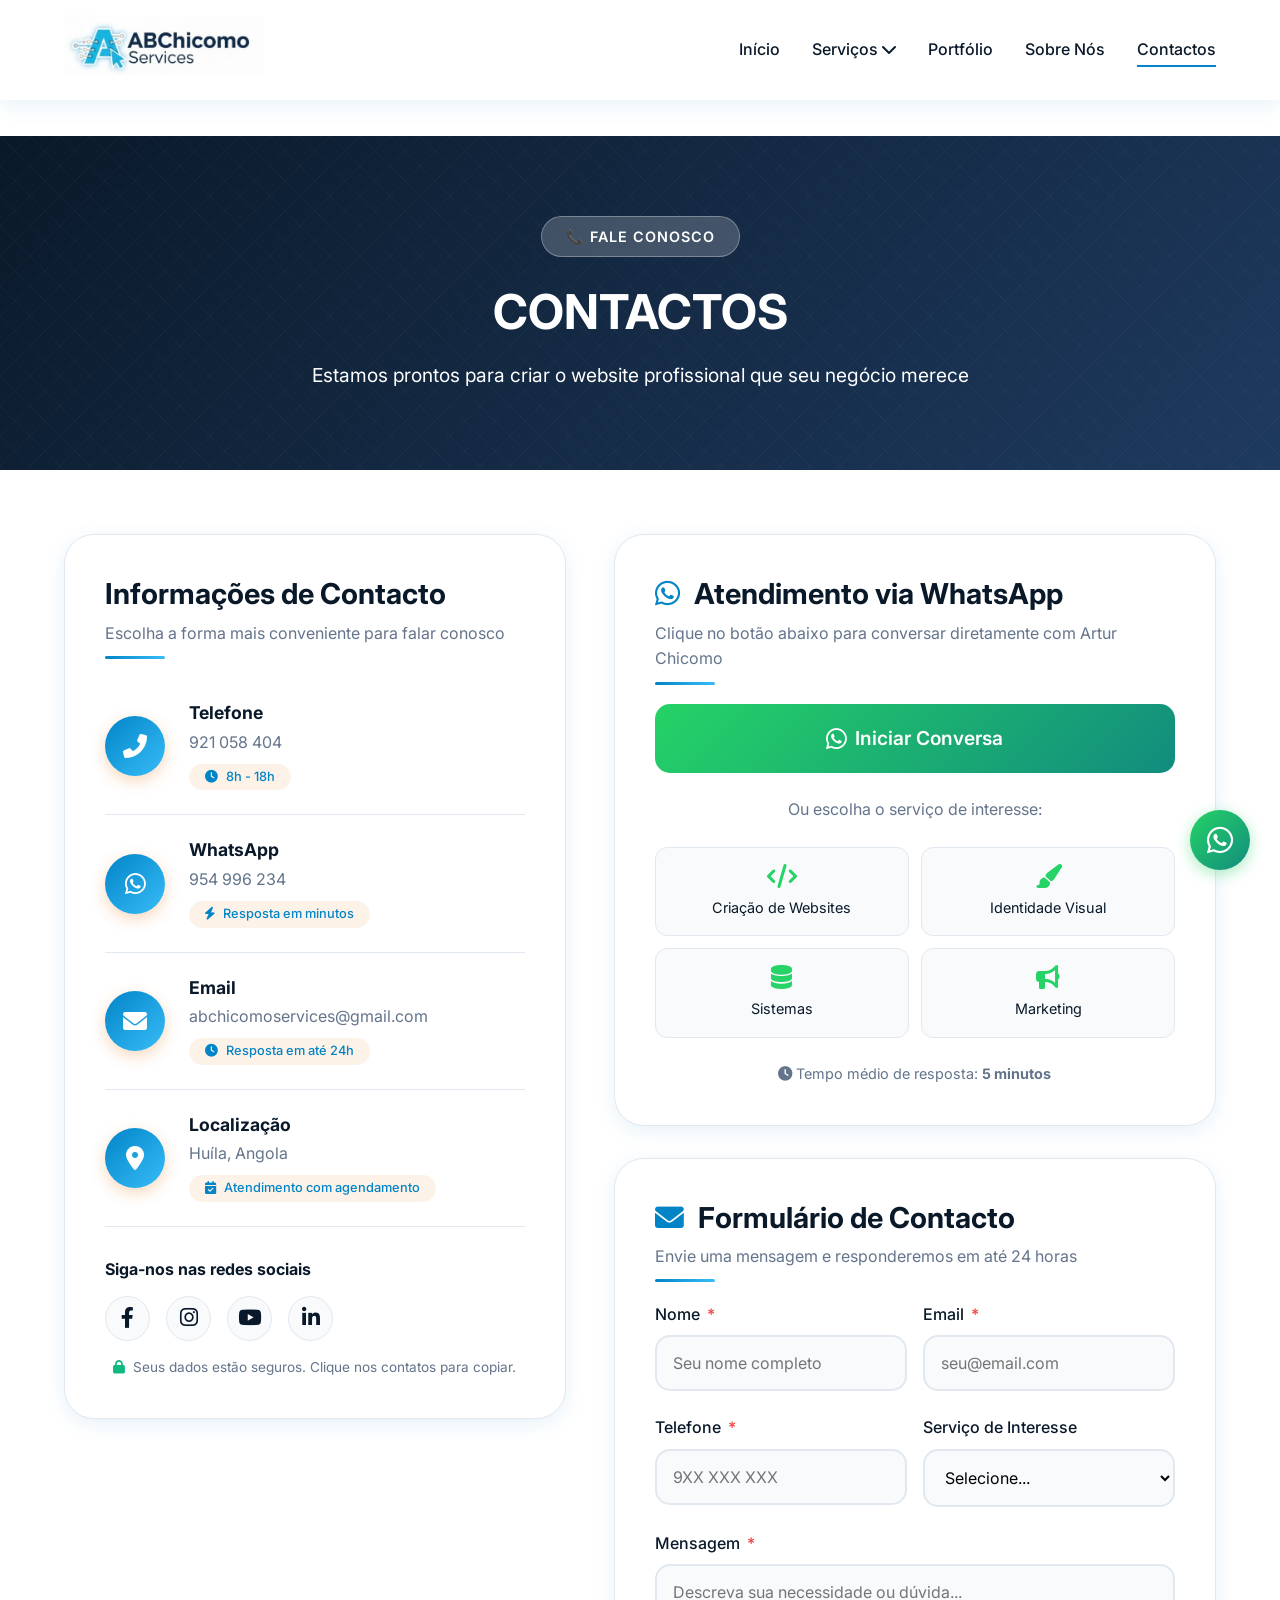
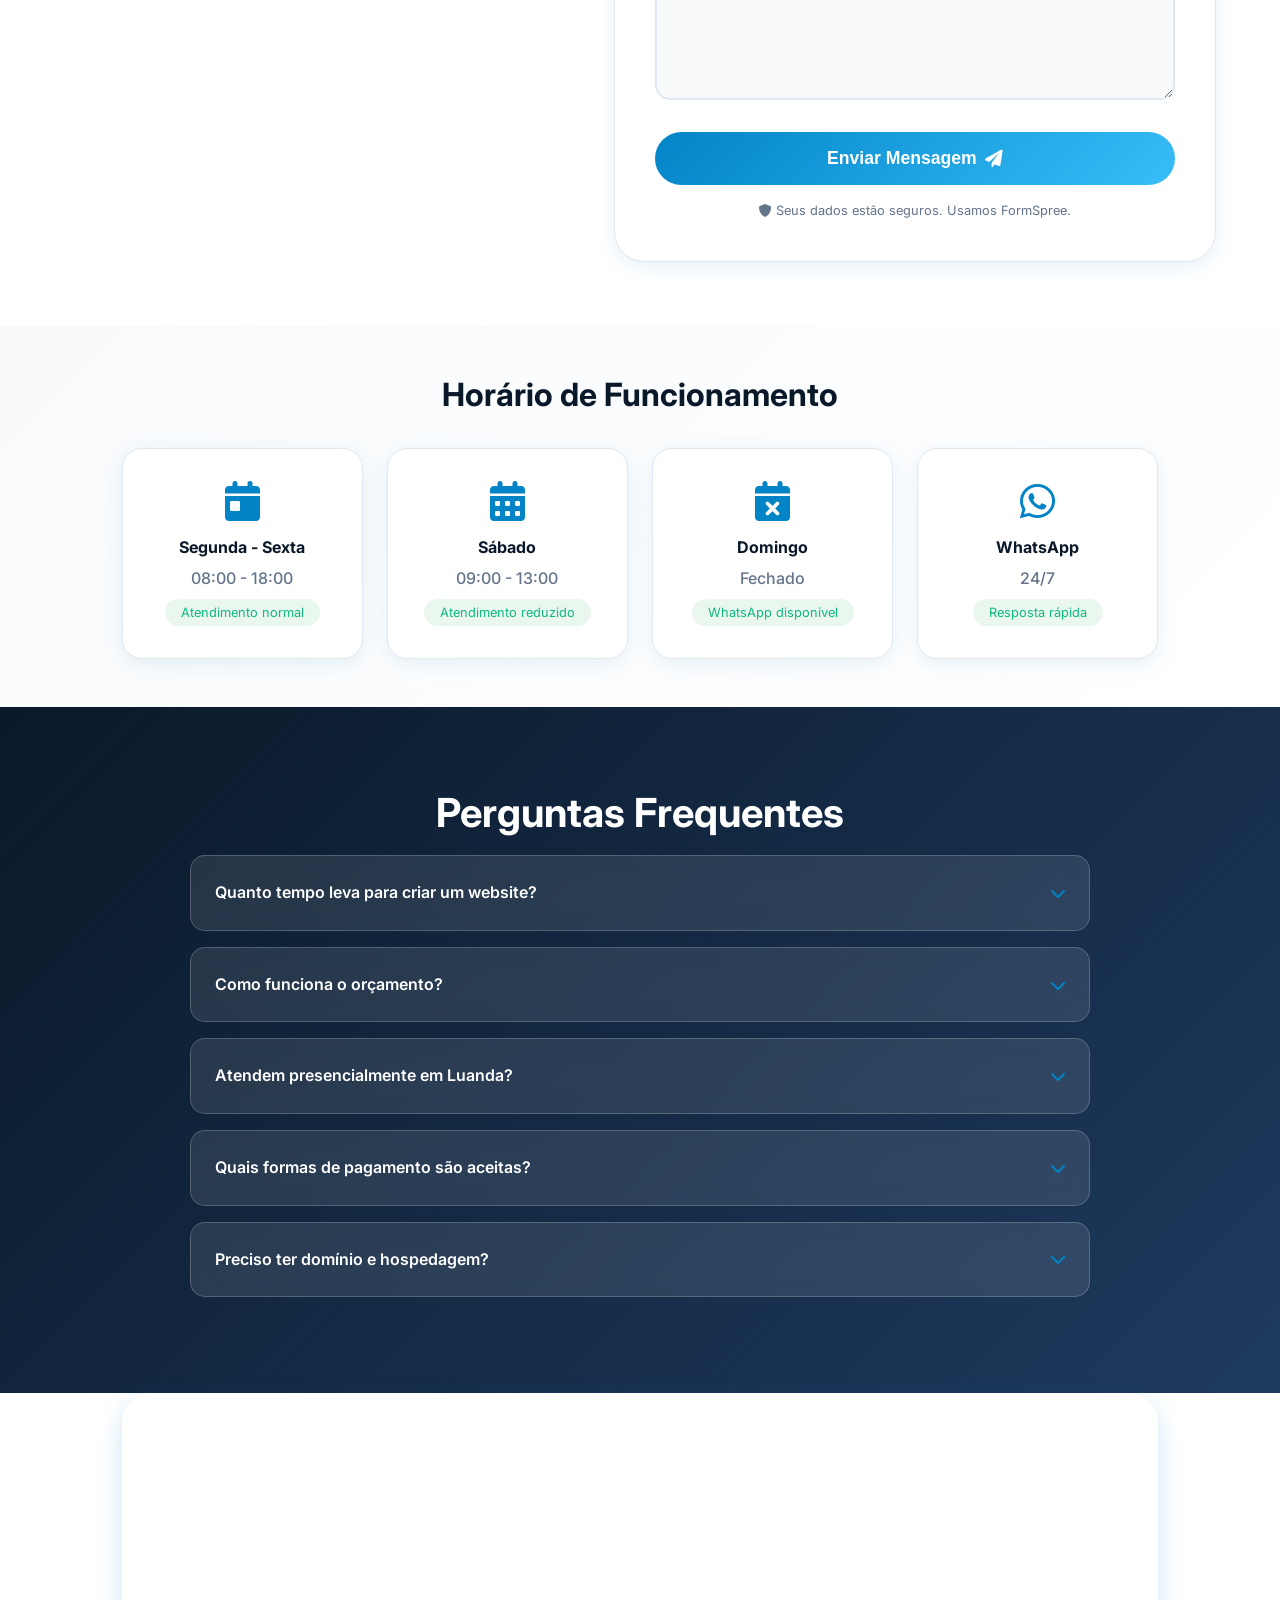
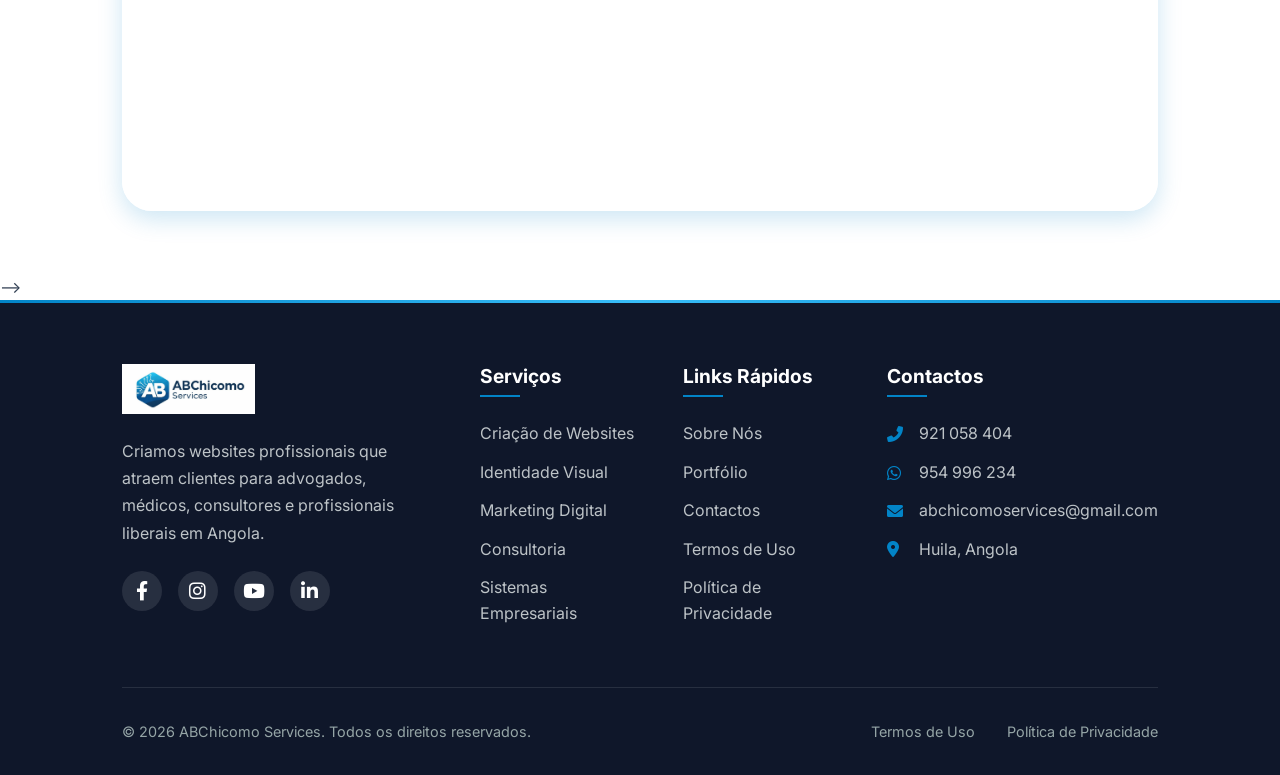
<file: contato.html>
<!doctype html>
<html lang="pt-AO">

<head>
    <meta charset="UTF-8" />
    <meta name="viewport" content="width=device-width, initial-scale=1.0" />
    <link rel="icon" type="image/x-icon" href="images/website/favicon.ico">
    <!-- Google tag (gtag.js) - Google Analytics -->
    <script async src="https://www.googletagmanager.com/gtag/js?id=G-79BJNDZDJR"></script>
    <script>
        window.dataLayer = window.dataLayer || [];
        function gtag() { dataLayer.push(arguments); }
        gtag('js', new Date());

        gtag('config', 'G-79BJNDZDJR');
    </script>

    <!-- TÍTULO OTIMIZADO PARA SEO -->
    <title>ABChicomo Services - Contactos | Criação de Sites em Angola</title>

    <!-- META DESCRIPTION OTIMIZADA -->
    <meta name="description"
        content="Entre em contacto com a ABChicomo Services. Atendimento via WhatsApp, telefone, email ou formulário. Especialistas em criação de websites para profissionais liberais em Angola." />

    <!-- PALAVRAS-CHAVE -->
    <meta name="keywords"
        content="contacto ABChicomo, WhatsApp Angola, criação de sites Luanda, telefone Artur Chicomo, email ABChicomo Services" />

    <!-- AUTHOR -->
    <meta name="author" content="Artur Chicomo - ABChicomo Services" />

    <!-- ROBOTS -->
    <meta name="robots" content="index, follow" />

    <!-- OPEN GRAPH PARA REDES SOCIAIS -->
    <meta property="og:title" content="Contactos - ABChicomo Services" />
    <meta property="og:description"
        content="Fale conosco pelo WhatsApp, telefone ou email. Estamos prontos para criar seu website profissional." />
    <meta property="og:type" content="website" />
    <meta property="og:url" content="https://abchicomo.vercel.app/contato.html" />
    <meta property="og:image" content="https://abchicomo.vercel.com/images/ABChicomo1.png" />

    <!-- FAVICON -->
    <link rel="icon" type="image/x-icon" href="images/website/favicon.ico">

    <!-- CSS PRINCIPAL -->
    <link rel="stylesheet" href="css/style.css" />

    <!-- CSS RESPONSIVO -->
    <link rel="stylesheet" href="css/responsive.css" />

    <!-- FONT AWESOME -->
    <link rel="stylesheet" href="https://cdnjs.cloudflare.com/ajax/libs/font-awesome/6.0.0/css/all.min.css" />

    <!-- GOOGLE FONTS -->
    <link href="https://fonts.googleapis.com/css2?family=Inter:wght@300;400;500;600;700&display=swap"
        rel="stylesheet" />

    <style>
        /* ===== ESTILOS ESPECÍFICOS DA PÁGINA DE CONTATO ===== */

        /* Hero Section */
        .contact-hero {
            background: linear-gradient(135deg,
                    var(--primary-color),
                    var(--secondary-color));
            color: white;
            padding: 5rem 5%;
            text-align: center;
            position: relative;
            overflow: hidden;
        }

        .contact-hero::before {
            content: "";
            position: absolute;
            top: 0;
            left: 0;
            right: 0;
            bottom: 0;
            background: url('data:image/svg+xml,<svg xmlns="http://www.w3.org/2000/svg" viewBox="0 0 100 100" opacity="0.1"><path d="M0 0 L100 100 M100 0 L0 100" stroke="white" stroke-width="1"/></svg>');
            background-size: 30px 30px;
            animation: move 20s linear infinite;
        }

        @keyframes move {
            from {
                transform: translateX(-50%) translateY(-50%);
            }

            to {
                transform: translateX(50%) translateY(50%);
            }
        }

        .contact-hero .container {
            position: relative;
            z-index: 2;
        }

        .contact-hero h1 {
            color: white;
            font-size: clamp(2rem, 5vw, 3rem);
            margin-bottom: 1rem;
            animation: fadeInUp 1s ease;
        }

        .contact-hero p {
            font-size: 1.2rem;
            opacity: 0.95;
            max-width: 700px;
            margin: 0 auto;
            animation: fadeInUp 1s ease 0.2s both;
        }

        .hero-badge {
            display: inline-block;
            background: rgba(255, 255, 255, 0.2);
            color: white;
            padding: 0.5rem 1.5rem;
            border-radius: 50px;
            font-weight: 600;
            font-size: 0.9rem;
            letter-spacing: 1px;
            margin-bottom: 1.5rem;
            backdrop-filter: blur(5px);
            border: 1px solid rgba(255, 255, 255, 0.3);
        }

        /* Grid Principal */
        .contact-grid {
            display: grid;
            grid-template-columns: 1fr 1.2fr;
            gap: 3rem;
            max-width: 1400px;
            margin: 0 auto;
            padding: 4rem 5%;
        }

        /* Cards de Informação */
        .contact-info-card {
            background: var(--white);
            border-radius: 30px;
            padding: 2.5rem;
            box-shadow: var(--shadow);
            height: fit-content;
            border: 1px solid var(--gray-light);
            transition: var(--transition);
        }

        .contact-info-card:hover {
            box-shadow: var(--shadow-hover);
        }

        .info-header {
            margin-bottom: 2rem;
            position: relative;
        }

        .info-header h3 {
            font-size: 1.8rem;
            color: var(--primary-color);
            margin-bottom: 0.5rem;
        }

        .info-header p {
            color: var(--gray);
        }

        .info-header::after {
            content: "";
            position: absolute;
            bottom: -0.8rem;
            left: 0;
            width: 60px;
            height: 3px;
            background: linear-gradient(90deg,
                    var(--accent-color),
                    var(--accent-light));
            border-radius: 3px;
        }

        .info-detail {
            display: flex;
            align-items: center;
            gap: 1.5rem;
            padding: 1.5rem 0;
            border-bottom: 1px solid var(--gray-light);
            transition: var(--transition);
            cursor: pointer;
        }

        .info-detail:hover {
            background: var(--light-bg);
            padding-left: 1rem;
            border-radius: 10px;
        }

        .info-detail:last-child {
            border-bottom: none;
        }

        .info-icon {
            width: 60px;
            height: 60px;
            background: linear-gradient(135deg,
                    var(--accent-color),
                    var(--accent-light));
            border-radius: 50%;
            display: flex;
            align-items: center;
            justify-content: center;
            color: white;
            font-size: 1.5rem;
            box-shadow: 0 5px 15px rgba(230, 126, 34, 0.3);
            transition: var(--transition);
        }

        .info-detail:hover .info-icon {
            transform: scale(1.1) rotate(5deg);
        }

        .info-text h4 {
            font-size: 1.1rem;
            margin-bottom: 0.3rem;
            color: var(--primary-color);
        }

        .info-text p,
        .info-text a {
            color: var(--gray);
            text-decoration: none;
            transition: var(--transition);
            font-size: 1rem;
        }

        .info-text a:hover {
            color: var(--accent-color);
        }

        .info-badge {
            display: inline-block;
            background: rgba(230, 126, 34, 0.1);
            color: var(--accent-color);
            padding: 0.2rem 1rem;
            border-radius: 50px;
            font-size: 0.8rem;
            font-weight: 500;
            margin-top: 0.5rem;
        }

        .info-badge i {
            margin-right: 0.3rem;
        }

        /* Redes Sociais */
        .social-section {
            margin-top: 2rem;
        }

        .social-section h4 {
            margin-bottom: 1rem;
            color: var(--primary-color);
        }

        .social-grid {
            display: flex;
            gap: 1rem;
            flex-wrap: wrap;
        }

        .social-circle {
            width: 45px;
            height: 45px;
            background: var(--light-bg);
            border-radius: 50%;
            display: flex;
            align-items: center;
            justify-content: center;
            color: var(--primary-color);
            font-size: 1.3rem;
            transition: var(--transition);
            text-decoration: none;
            border: 1px solid var(--gray-light);
        }

        .social-circle:hover {
            background: var(--accent-color);
            color: white;
            transform: translateY(-5px);
            border-color: var(--accent-color);
        }

        /* Cards de Formulário */
        .contact-form-card {
            background: var(--white);
            border-radius: 30px;
            padding: 2.5rem;
            box-shadow: var(--shadow);
            margin-bottom: 2rem;
            border: 1px solid var(--gray-light);
            transition: var(--transition);
        }

        .contact-form-card:hover {
            box-shadow: var(--shadow-hover);
        }

        .contact-form-card:last-child {
            margin-bottom: 0;
        }

        .form-header {
            margin-bottom: 2rem;
            position: relative;
        }

        .form-header h3 {
            font-size: 1.8rem;
            color: var(--primary-color);
            margin-bottom: 0.5rem;
        }

        .form-header h3 i {
            color: var(--accent-color);
            margin-right: 0.5rem;
        }

        .form-header p {
            color: var(--gray);
        }

        .form-header::after {
            content: "";
            position: absolute;
            bottom: -0.8rem;
            left: 0;
            width: 60px;
            height: 3px;
            background: linear-gradient(90deg,
                    var(--accent-color),
                    var(--accent-light));
            border-radius: 3px;
        }

        /* Formulário */
        .form-group {
            margin-bottom: 1.5rem;
        }

        .form-group label {
            display: block;
            margin-bottom: 0.5rem;
            font-weight: 500;
            color: var(--primary-color);
        }

        .form-group label span {
            color: var(--danger-color);
            margin-left: 0.2rem;
        }

        .form-group input,
        .form-group select,
        .form-group textarea {
            width: 100%;
            padding: 1rem;
            border: 2px solid var(--gray-light);
            border-radius: 15px;
            font-size: 1rem;
            transition: var(--transition);
            background: var(--light-bg);
            font-family: inherit;
        }

        .form-group input:focus,
        .form-group select:focus,
        .form-group textarea:focus {
            outline: none;
            border-color: var(--accent-color);
            background: var(--white);
            box-shadow: 0 0 0 4px rgba(230, 126, 34, 0.1);
        }

        .form-group textarea {
            resize: vertical;
            min-height: 120px;
        }

        .form-row {
            display: grid;
            grid-template-columns: 1fr 1fr;
            gap: 1rem;
        }

        /* Botões */
        .btn-submit {
            background: linear-gradient(135deg,
                    var(--accent-color),
                    var(--accent-light));
            color: white;
            border: none;
            padding: 1rem 2rem;
            border-radius: 50px;
            font-size: 1.1rem;
            font-weight: 600;
            cursor: pointer;
            transition: var(--transition);
            width: 100%;
            display: flex;
            align-items: center;
            justify-content: center;
            gap: 0.5rem;
        }

        .btn-submit:hover {
            transform: translateY(-3px);
            box-shadow: 0 10px 25px rgba(230, 126, 34, 0.3);
        }

        .btn-submit i {
            transition: var(--transition);
        }

        .btn-submit:hover i {
            transform: translateX(5px);
        }

        .btn-whatsapp {
            background: linear-gradient(135deg, #25d366, #128c7e);
            color: white;
            border: none;
            padding: 1.2rem;
            border-radius: 15px;
            font-size: 1.2rem;
            font-weight: 600;
            cursor: pointer;
            transition: var(--transition);
            width: 100%;
            display: flex;
            align-items: center;
            justify-content: center;
            gap: 0.5rem;
            text-decoration: none;
            margin-bottom: 1.5rem;
        }

        .btn-whatsapp:hover {
            transform: translateY(-3px);
            box-shadow: 0 10px 25px rgba(37, 211, 102, 0.3);
        }

        .btn-whatsapp i {
            font-size: 1.5rem;
        }

        /* Opções de WhatsApp */
        .whatsapp-options {
            display: grid;
            grid-template-columns: repeat(2, 1fr);
            gap: 0.8rem;
            margin: 1.5rem 0;
        }

        .whatsapp-option {
            background: var(--light-bg);
            padding: 1rem 0.8rem;
            border-radius: 12px;
            text-align: center;
            text-decoration: none;
            color: var(--primary-color);
            font-size: 0.9rem;
            transition: var(--transition);
            border: 1px solid var(--gray-light);
            display: flex;
            flex-direction: column;
            align-items: center;
            gap: 0.3rem;
        }

        .whatsapp-option i {
            font-size: 1.5rem;
            color: #25d366;
            margin-bottom: 0.2rem;
        }

        .whatsapp-option:hover {
            background: #25d366;
            color: white;
            border-color: #25d366;
            transform: translateY(-3px);
            box-shadow: 0 5px 15px rgba(37, 211, 102, 0.2);
        }

        .whatsapp-option:hover i {
            color: white;
        }

        /* Horário de Funcionamento */
        .hours-section {
            padding: 3rem 5%;
            background: linear-gradient(135deg, var(--light-bg), white);
        }

        .hours-section h3 {
            text-align: center;
            font-size: 2rem;
            margin-bottom: 2rem;
            color: var(--primary-color);
        }

        .business-hours {
            display: grid;
            grid-template-columns: repeat(auto-fit, minmax(200px, 1fr));
            gap: 1.5rem;
            max-width: 1200px;
            margin: 0 auto;
        }

        .hours-item {
            background: var(--white);
            padding: 2rem 1.5rem;
            border-radius: 20px;
            text-align: center;
            box-shadow: var(--shadow);
            transition: var(--transition);
            border: 1px solid var(--gray-light);
        }

        .hours-item:hover {
            transform: translateY(-5px);
            box-shadow: var(--shadow-hover);
            border-color: var(--accent-color);
        }

        .hours-item i {
            font-size: 2.5rem;
            color: var(--accent-color);
            margin-bottom: 1rem;
        }

        .hours-item h4 {
            margin-bottom: 0.5rem;
            color: var(--primary-color);
        }

        .hours-item p {
            color: var(--gray);
            font-weight: 500;
        }

        .hours-badge {
            display: inline-block;
            background: rgba(39, 174, 96, 0.1);
            color: var(--success-color);
            padding: 0.2rem 1rem;
            border-radius: 50px;
            font-size: 0.8rem;
            margin-top: 0.5rem;
        }

        /* FAQ Section */
        .faq-contact {
            background: linear-gradient(135deg,
                    var(--primary-color),
                    var(--secondary-color));
            padding: 5rem 5%;
            color: white;
        }

        .faq-contact h2 {
            color: white;
            text-align: center;
            font-size: clamp(2rem, 4vw, 2.5rem);
            margin-bottom: 1rem;
        }

        .faq-contact>p {
            text-align: center;
            color: rgba(255, 255, 255, 0.8);
            margin-bottom: 3rem;
        }

        .faq-grid {
            max-width: 900px;
            margin: 0 auto;
        }

        .faq-item {
            background: rgba(255, 255, 255, 0.1);
            border-radius: 15px;
            margin-bottom: 1rem;
            overflow: hidden;
            backdrop-filter: blur(10px);
            border: 1px solid rgba(255, 255, 255, 0.2);
        }

        .faq-question {
            padding: 1.5rem;
            cursor: pointer;
            display: flex;
            justify-content: space-between;
            align-items: center;
            font-weight: 600;
            color: white;
            transition: var(--transition);
        }

        .faq-question:hover {
            background: rgba(255, 255, 255, 0.15);
        }

        .faq-question i {
            transition: var(--transition);
            color: var(--accent-color);
        }

        .faq-question.active i {
            transform: rotate(180deg);
        }

        .faq-answer {
            padding: 0 1.5rem 1.5rem;
            color: rgba(255, 255, 255, 0.8);
            line-height: 1.6;
            display: none;
        }

        .faq-answer.show {
            display: block;
        }

        /* Mapa (opcional) */
        .map-section {
            padding: 0 5% 4rem;
        }

        .map-container {
            max-width: 1200px;
            margin: 0 auto;
            border-radius: 30px;
            overflow: hidden;
            box-shadow: var(--shadow-hover);
            border: 5px solid white;
        }

        /* Nota de segurança */
        .security-note {
            display: flex;
            align-items: center;
            gap: 0.5rem;
            justify-content: center;
            margin-top: 1rem;
            font-size: 0.85rem;
            color: var(--gray);
        }

        .security-note i {
            color: var(--success-color);
        }

        /* Responsividade */
        @media (max-width: 992px) {
            .contact-grid {
                grid-template-columns: 1fr;
            }

            .contact-hero h1 {
                font-size: 2rem;
            }
        }

        @media (max-width: 768px) {
            .form-row {
                grid-template-columns: 1fr;
            }

            .info-detail {
                flex-direction: row;
                text-align: left;
            }

            .whatsapp-options {
                grid-template-columns: 1fr;
            }

            .business-hours {
                grid-template-columns: 1fr;
            }

            .social-grid {
                justify-content: flex-start;
            }
        }

        @media (max-width: 480px) {

            .contact-info-card,
            .contact-form-card {
                padding: 1.5rem;
            }

            .info-detail {
                flex-direction: column;
                text-align: center;
            }

            .info-header::after {
                left: 50%;
                transform: translateX(-50%);
            }

            .social-grid {
                justify-content: center;
            }
        }
    </style>
</head>

<body>
    <!-- WhatsApp Button - Flutuante -->
    <a href="https://wa.me/24495499264?text=Olá!%20Gostaria%20de%20saber%20mais%20sobre%20a%20criação%20de%20um%20website%20profissional"
        class="whatsapp-float" target="_blank" aria-label="Fale conosco no WhatsApp">
        <i class="fab fa-whatsapp"></i>
    </a>

    <!-- Header com LOGO -->
    <header>
        <nav>
            <div class="logo">
                <a href="index.html">
                    <img src="images/website/navbar.png" alt="ABChicomo Services - Criação de Sites em Angola"
                        class="logo-img" />
                </a>
            </div>
            <div class="hamburger" id="hamburger">
                <span></span>
                <span></span>
                <span></span>
            </div>
            <ul class="nav-menu" id="nav-menu">
                <li><a href="index.html">Início</a></li>
                <li class="dropdown">
                    <a href="#" class="dropdown-toggle">Serviços <i class="fas fa-chevron-down"></i></a>
                    <div class="dropdown-content">
                        <a href="servicos/desenvolvimento.html">Criação de Websites</a>
                        <a href="servicos/identidade-visual.html">Identidade Visual</a>
                        <a href="servicos/marketing-digital.html">Marketing Digital</a>
                        <a href="servicos/consultoria.html">Consultoria</a>
                        <a href="servicos/sistemas.html">Sistemas Empresariais</a>
                    </div>
                </li>
                <li><a href="portfolio.html">Portfólio</a></li>
                <li><a href="sobre.html">Sobre Nós</a></li>
                <li><a href="contato.html" class="active">Contactos</a></li>
            </ul>
        </nav>
    </header>

    <!-- Breadcrumb (opcional, mas bom para SEO) -->
    <div class="breadcrumb">
        <div class="container">
            <ul>
                <li><a href="index.html">Início</a></li>
                <li>Contactos</li>
            </ul>
        </div>
    </div>

    <main>
        <!-- Hero Section -->
        <section class="contact-hero">
            <div class="container">
                <span class="hero-badge">📞 FALE CONOSCO</span>
                <h1>CONTACTOS</h1>
                <p>
                    Estamos prontos para criar o website profissional que seu negócio
                    merece
                </p>
            </div>
        </section>

        <!-- Contact Grid -->
        <div class="contact-grid">
            <!-- Informações de Contacto -->
            <div class="contact-info-card">
                <div class="info-header">
                    <h3>Informações de Contacto</h3>
                    <p>Escolha a forma mais conveniente para falar conosco</p>
                </div>

                <div class="info-detail" data-copy="921058404">
                    <div class="info-icon">
                        <i class="fas fa-phone-alt"></i>
                    </div>
                    <div class="info-text">
                        <h4>Telefone</h4>
                        <p><a href="tel:+244921058404">921 058 404</a></p>
                        <span class="info-badge"><i class="fas fa-clock"></i> 8h - 18h</span>
                    </div>
                </div>

                <div class="info-detail" data-copy="954996234">
                    <div class="info-icon">
                        <i class="fab fa-whatsapp"></i>
                    </div>
                    <div class="info-text">
                        <h4>WhatsApp</h4>
                        <p>
                            <a href="https://wa.me/244954996234" target="_blank">954 996 234</a>
                        </p>
                        <span class="info-badge"><i class="fas fa-bolt"></i> Resposta em minutos</span>
                    </div>
                </div>

                <div class="info-detail" data-copy="abchicomoservices@gmail.com">
                    <div class="info-icon">
                        <i class="fas fa-envelope"></i>
                    </div>
                    <div class="info-text">
                        <h4>Email</h4>
                        <p>
                            <a href="mailto:abchicomoservices@gmail.com">abchicomoservices@gmail.com</a>
                        </p>
                        <span class="info-badge"><i class="fas fa-clock"></i> Resposta em até 24h</span>
                    </div>
                </div>

                <div class="info-detail">
                    <div class="info-icon">
                        <i class="fas fa-map-marker-alt"></i>
                    </div>
                    <div class="info-text">
                        <h4>Localização</h4>
                        <p>Huíla, Angola</p>
                        <span class="info-badge"><i class="fas fa-calendar-check"></i> Atendimento com
                            agendamento</span>
                    </div>
                </div>

                <div class="social-section">
                    <h4>Siga-nos nas redes sociais</h4>
                    <div class="social-grid">
                        <a href="https://facebook.com/ABChicomo" class="social-circle" target="_blank"
                            aria-label="Facebook"><i class="fab fa-facebook-f"></i></a>
                        <a href="https://instagram.com/ABChicomoServices" class="social-circle" target="_blank"
                            aria-label="Instagram"><i class="fab fa-instagram"></i></a>
                        <a href="https://youtube.com/@ABChicomo" class="social-circle" target="_blank"
                            aria-label="YouTube"><i class="fab fa-youtube"></i></a>
                        <a href="https://linkedin.com/company/abchicomo" class="social-circle" target="_blank"
                            aria-label="LinkedIn"><i class="fab fa-linkedin-in"></i></a>
                    </div>
                </div>

                <div class="security-note">
                    <i class="fas fa-lock"></i>
                    <span>Seus dados estão seguros. Clique nos contatos para copiar.</span>
                </div>
            </div>

            <!-- Formulários e WhatsApp -->
            <div>
                <!-- Opção 1: WhatsApp (Atendimento Rápido) -->
                <div class="contact-form-card">
                    <div class="form-header">
                        <h3><i class="fab fa-whatsapp"></i> Atendimento via WhatsApp</h3>
                        <p>
                            Clique no botão abaixo para conversar diretamente com Artur
                            Chicomo
                        </p>
                    </div>

                    <a href="https://wa.me/244954996234?text=Olá!%20Gostaria%20de%20saber%20mais%20sobre%20a%20criação%20de%20um%20website%20profissional"
                        class="btn-whatsapp" target="_blank">
                        <i class="fab fa-whatsapp"></i> Iniciar Conversa
                    </a>

                    <p style="
                text-align: center;
                color: var(--gray);
                margin-bottom: 1rem;
              ">
                        Ou escolha o serviço de interesse:
                    </p>

                    <div class="whatsapp-options">
                        <a href="https://wa.me/244954996234?text=Olá!%20Tenho%20interesse%20no%20serviço%20de%20CRIAÇÃO%20DE%20WEBSITES"
                            class="whatsapp-option" target="_blank">
                            <i class="fas fa-code"></i>
                            <span>Criação de Websites</span>
                        </a>
                        <a href="https://wa.me/244954996234?text=Olá!%20Tenho%20interesse%20no%20serviço%20de%20IDENTIDADE%20VISUAL"
                            class="whatsapp-option" target="_blank">
                            <i class="fas fa-paint-brush"></i>
                            <span>Identidade Visual</span>
                        </a>
                        <a href="https://wa.me/24495499264?text=Olá!%20Tenho%20interesse%20no%20serviço%20de%20SISTEMAS%20EMPRESARIAIS"
                            class="whatsapp-option" target="_blank">
                            <i class="fas fa-database"></i>
                            <span>Sistemas</span>
                        </a>
                        <a href="https://wa.me/24495499264?text=Olá!%20Tenho%20interesse%20no%20serviço%20de%20MARKETING%20DIGITAL"
                            class="whatsapp-option" target="_blank">
                            <i class="fas fa-bullhorn"></i>
                            <span>Marketing</span>
                        </a>
                    </div>

                    <p style="
                margin-top: 1rem;
                font-size: 0.9rem;
                color: var(--gray);
                text-align: center;
              ">
                        <i class="fas fa-clock"></i> Tempo médio de resposta:
                        <strong>5 minutos</strong>
                    </p>
                </div>

                <!-- Opção 2: Formulário de Contacto -->
                <div class="contact-form-card">
                    <div class="form-header">
                        <h3><i class="fas fa-envelope"></i> Formulário de Contacto</h3>
                        <p>Envie uma mensagem e responderemos em até 24 horas</p>
                    </div>

                    <form id="contactForm" action="https://formspree.io/f/xreakbde" method="POST">
                        <!-- Configurações do FormSubmit -->
                        <input type="hidden" name="_next" value="https://abchicomo.vercel.app/obrigado.html" />
                        <input type="hidden" name="_subject" value="Novo contacto do site - ABChicomo Services" />
                        <input type="hidden" name="_captcha" value="false" />
                        <input type="hidden" name="_template" value="table" />
                        <input type="hidden" name="_autoresponse"
                            value="Obrigado pelo contacto! Responderemos em breve." />

                        <!-- Campo anti-spam -->
                        <input type="text" name="_honey" style="display: none" />

                        <div class="form-row">
                            <div class="form-group">
                                <label>Nome <span>*</span></label>
                                <input type="text" name="nome" placeholder="Seu nome completo" required />
                            </div>

                            <div class="form-group">
                                <label>Email <span>*</span></label>
                                <input type="email" name="email" placeholder="seu@email.com" required />
                            </div>
                        </div>

                        <div class="form-row">
                            <div class="form-group">
                                <label>Telefone <span>*</span></label>
                                <input type="text" id="telefone" name="telefone" placeholder="9XX XXX XXX" required />
                            </div>

                            <div class="form-group">
                                <label>Serviço de Interesse</label>
                                <select name="servico">
                                    <option value="">Selecione...</option>
                                    <option value="Criação de Websites">
                                        Criação de Websites
                                    </option>
                                    <option value="Identidade Visual">Identidade Visual</option>
                                    <option value="Sistemas Empresariais">
                                        Sistemas Empresariais
                                    </option>
                                    <option value="Marketing Digital">Marketing Digital</option>
                                    <option value="Consultoria">Consultoria</option>
                                    <option value="Outro">Outro</option>
                                </select>
                            </div>
                        </div>

                        <div class="form-group">
                            <label>Mensagem <span>*</span></label>
                            <textarea name="mensagem" rows="5" placeholder="Descreva sua necessidade ou dúvida..."
                                required></textarea>
                        </div>

                        <button type="submit" class="btn-submit">
                            <span>Enviar Mensagem</span>
                            <i class="fas fa-paper-plane"></i>
                        </button>
                    </form>

                    <p style="
                text-align: center;
                margin-top: 1rem;
                font-size: 0.8rem;
                color: var(--gray);
              ">
                        <i class="fas fa-shield-alt"></i> Seus dados estão seguros. Usamos
                        FormSpree.
                    </p>
                </div>
            </div>
        </div>

        <!-- Horário de Funcionamento -->
        <section class="hours-section">
            <div class="container">
                <h3>Horário de Funcionamento</h3>
                <div class="business-hours">
                    <div class="hours-item">
                        <i class="fas fa-calendar-day"></i>
                        <h4>Segunda - Sexta</h4>
                        <p>08:00 - 18:00</p>
                        <span class="hours-badge">Atendimento normal</span>
                    </div>
                    <div class="hours-item">
                        <i class="fas fa-calendar-alt"></i>
                        <h4>Sábado</h4>
                        <p>09:00 - 13:00</p>
                        <span class="hours-badge">Atendimento reduzido</span>
                    </div>
                    <div class="hours-item">
                        <i class="fas fa-calendar-times"></i>
                        <h4>Domingo</h4>
                        <p>Fechado</p>
                        <span class="hours-badge">WhatsApp disponível</span>
                    </div>
                    <div class="hours-item">
                        <i class="fab fa-whatsapp"></i>
                        <h4>WhatsApp</h4>
                        <p>24/7</p>
                        <span class="hours-badge">Resposta rápida</span>
                    </div>
                </div>
            </div>
        </section>

        <!-- FAQ Section -->
        <section class="faq-contact">
            <div class="container">
                <h2>Perguntas Frequentes</h2>

                <div class="faq-grid">
                    <div class="faq-item">
                        <div class="faq-question" onclick="toggleFaq(this)">
                            <span>Quanto tempo leva para criar um website?</span>
                            <i class="fas fa-chevron-down"></i>
                        </div>
                        <div class="faq-answer">
                            <p>
                                O prazo varia conforme o pacote escolhido: Pacote Presença
                                (5-7 dias), Profissional (10-15 dias) e Autoridade (15-20
                                dias). Trabalhamos com agilidade sem comprometer a qualidade.
                            </p>
                        </div>
                    </div>

                    <div class="faq-item">
                        <div class="faq-question" onclick="toggleFaq(this)">
                            <span>Como funciona o orçamento?</span>
                            <i class="fas fa-chevron-down"></i>
                        </div>
                        <div class="faq-answer">
                            <p>
                                Após recebermos sua solicitação pelo WhatsApp ou formulário,
                                analisamos suas necessidades e preparamos um orçamento
                                personalizado, enviado em até 48 horas.
                            </p>
                        </div>
                    </div>

                    <div class="faq-item">
                        <div class="faq-question" onclick="toggleFaq(this)">
                            <span>Atendem presencialmente em Luanda?</span>
                            <i class="fas fa-chevron-down"></i>
                        </div>
                        <div class="faq-answer">
                            <p>
                                Sim, realizamos atendimento presencial em Luanda mediante
                                agendamento prévio. Para outras províncias, oferecemos suporte
                                totalmente remoto.
                            </p>
                        </div>
                    </div>

                    <div class="faq-item">
                        <div class="faq-question" onclick="toggleFaq(this)">
                            <span>Quais formas de pagamento são aceitas?</span>
                            <i class="fas fa-chevron-down"></i>
                        </div>
                        <div class="faq-answer">
                            <p>
                                Aceitamos transferência bancária, depósito em conta,
                                Multicaixa Express (até 3x) e dinheiro para atendimentos
                                presenciais.
                            </p>
                        </div>
                    </div>

                    <div class="faq-item">
                        <div class="faq-question" onclick="toggleFaq(this)">
                            <span>Preciso ter domínio e hospedagem?</span>
                            <i class="fas fa-chevron-down"></i>
                        </div>
                        <div class="faq-answer">
                            <p>
                                Nós podemos orientar na compra do domínio e hospedagem, ou
                                você pode utilizar os que já possui. Incluímos suporte para
                                configuração em todos os pacotes.
                            </p>
                        </div>
                    </div>
                </div>
            </div>
        </section>

        <!-- Mapa (opcional - se quiser mostrar localização) -->
        <section class="map-section">
            <div class="container">
                <div class="map-container">
                    <iframe
                        src="https://www.google.com/maps/embed?pb=!1m18!1m12!1m3!1d126140.94244276925!2d13.22478205!3d-8.8388889!2m3!1f0!2f0!3f0!3m2!1i1024!2i768!4f13.1!3m3!1m2!1s0x1a51f3b0b0b0b0b%3A0x0!2sLuanda!5e0!3m2!1spt-PT!2sao!4v1234567890"
                        width="100%" height="400" style="border:0;" allowfullscreen="" loading="lazy">
                    </iframe>
                </div>
            </div>
        </section>
        -->
    </main>

    <!-- Footer com LOGO -->
    <footer>
        <div class="container">
            <div class="footer-grid">
                <div class="footer-section">
                    <img src="images/website/Footer.jpeg" alt="ABChicomo Services" class="footer-logo">
                    <p class="footer-description">Criamos websites profissionais que atraem clientes para advogados,
                        médicos, consultores e profissionais liberais em Angola.</p>
                    <div class="footer-social">
                        <a href="https://facebook.com/ABChicomo" class="social-link" target="_blank"
                            aria-label="Facebook"><i class="fab fa-facebook-f"></i></a>
                        <a href="https://instagram.com/Abchicomo" class="social-link" target="_blank"
                            aria-label="Instagram"><i class="fab fa-instagram"></i></a>
                        <a href="https://www.youtube.com/@abchicomo" class="social-link" target="_blank"
                            aria-label="YouTube"><i class="fab fa-youtube"></i></a>
                        <a href="https://linkedin.com/company/abchicomo" class="social-link" target="_blank"
                            aria-label="LinkedIn"><i class="fab fa-linkedin-in"></i></a>
                    </div>
                </div>
                <div class="footer-section">
                    <h3>Serviços</h3>
                    <ul class="footer-links">
                        <li><a href="servicos/desenvolvimento.html">Criação de Websites</a></li>
                        <li><a href="servicos/identidade-visual.html">Identidade Visual</a></li>
                        <li><a href="servicos/marketing-digital.html">Marketing Digital</a></li>
                        <li><a href="servicos/consultoria.html">Consultoria</a></li>
                        <li><a href="servicos/sistemas.html">Sistemas Empresariais</a></li>
                    </ul>
                </div>
                <div class="footer-section">
                    <h3>Links Rápidos</h3>
                    <ul class="footer-links">
                        <li><a href="sobre.html">Sobre Nós</a></li>
                        <li><a href="portfolio.html">Portfólio</a></li>
                        <li><a href="contato.html">Contactos</a></li>
                        <li><a href="termos.html">Termos de Uso</a></li>
                        <li><a href="privacidade.html">Política de Privacidade</a></li>
                    </ul>
                </div>
                <div class="footer-section">
                    <h3>Contactos</h3>
                    <ul class="footer-contact">
                        <li><i class="fas fa-phone-alt"></i> 921 058 404</li>
                        <li><i class="fab fa-whatsapp"></i> 954 996 234</li>
                        <li><i class="fas fa-envelope"></i> abchicomoservices@gmail.com</li>
                        <li><i class="fas fa-map-marker-alt"></i> Huila, Angola</li>
                    </ul>
                </div>
            </div>
            <div class="footer-bottom">
                <div class="copyright">
                    <p>&copy; <span class="current-year">2024</span> ABChicomo Services. Todos os direitos reservados.
                    </p>
                </div>
                <div class="footer-bottom-links">
                    <a href="termos.html">Termos de Uso</a>
                    <a href="privacidade.html">Política de Privacidade</a>
                </div>
            </div>
        </div>
    </footer>

    <script>
        // Função para FAQ
        function toggleFaq(element) {
            element.classList.toggle("active");
            const answer = element.nextElementSibling;
            answer.classList.toggle("show");

            const icon = element.querySelector("i");
            if (answer.classList.contains("show")) {
                icon.style.transform = "rotate(180deg)";
            } else {
                icon.style.transform = "rotate(0deg)";
            }
        }

        // Fechar FAQ ao clicar em outro (opcional)
        document.addEventListener("DOMContentLoaded", function () {
            const faqItems = document.querySelectorAll(".faq-item");

            faqItems.forEach((item) => {
                const question = item.querySelector(".faq-question");

                question.addEventListener("click", function () {
                    // Fechar outros FAQs
                    faqItems.forEach((otherItem) => {
                        if (otherItem !== item) {
                            const otherQuestion = otherItem.querySelector(".faq-question");
                            const otherAnswer = otherItem.querySelector(".faq-answer");
                            const otherIcon = otherQuestion.querySelector("i");

                            otherQuestion.classList.remove("active");
                            otherAnswer.classList.remove("show");
                            otherIcon.style.transform = "rotate(0deg)";
                        }
                    });
                });
            });
        });

        // Máscara de telefone (fallback caso o main.js não tenha)
        document.addEventListener("DOMContentLoaded", function () {
            const phoneInput = document.getElementById("telefone");

            if (phoneInput) {
                phoneInput.addEventListener("input", function (e) {
                    let value = e.target.value.replace(/\D/g, "");

                    if (value.length > 0) {
                        if (value.length <= 3) {
                            value = value;
                        } else if (value.length <= 6) {
                            value = value.substring(0, 3) + " " + value.substring(3);
                        } else {
                            value =
                                value.substring(0, 3) +
                                " " +
                                value.substring(3, 6) +
                                " " +
                                value.substring(6, 9);
                        }
                    }

                    e.target.value = value;
                });
            }
        });
    </script>

    <!-- Script principal -->
    <script src="js/main.js"></script>
</body>

</html>
</file>
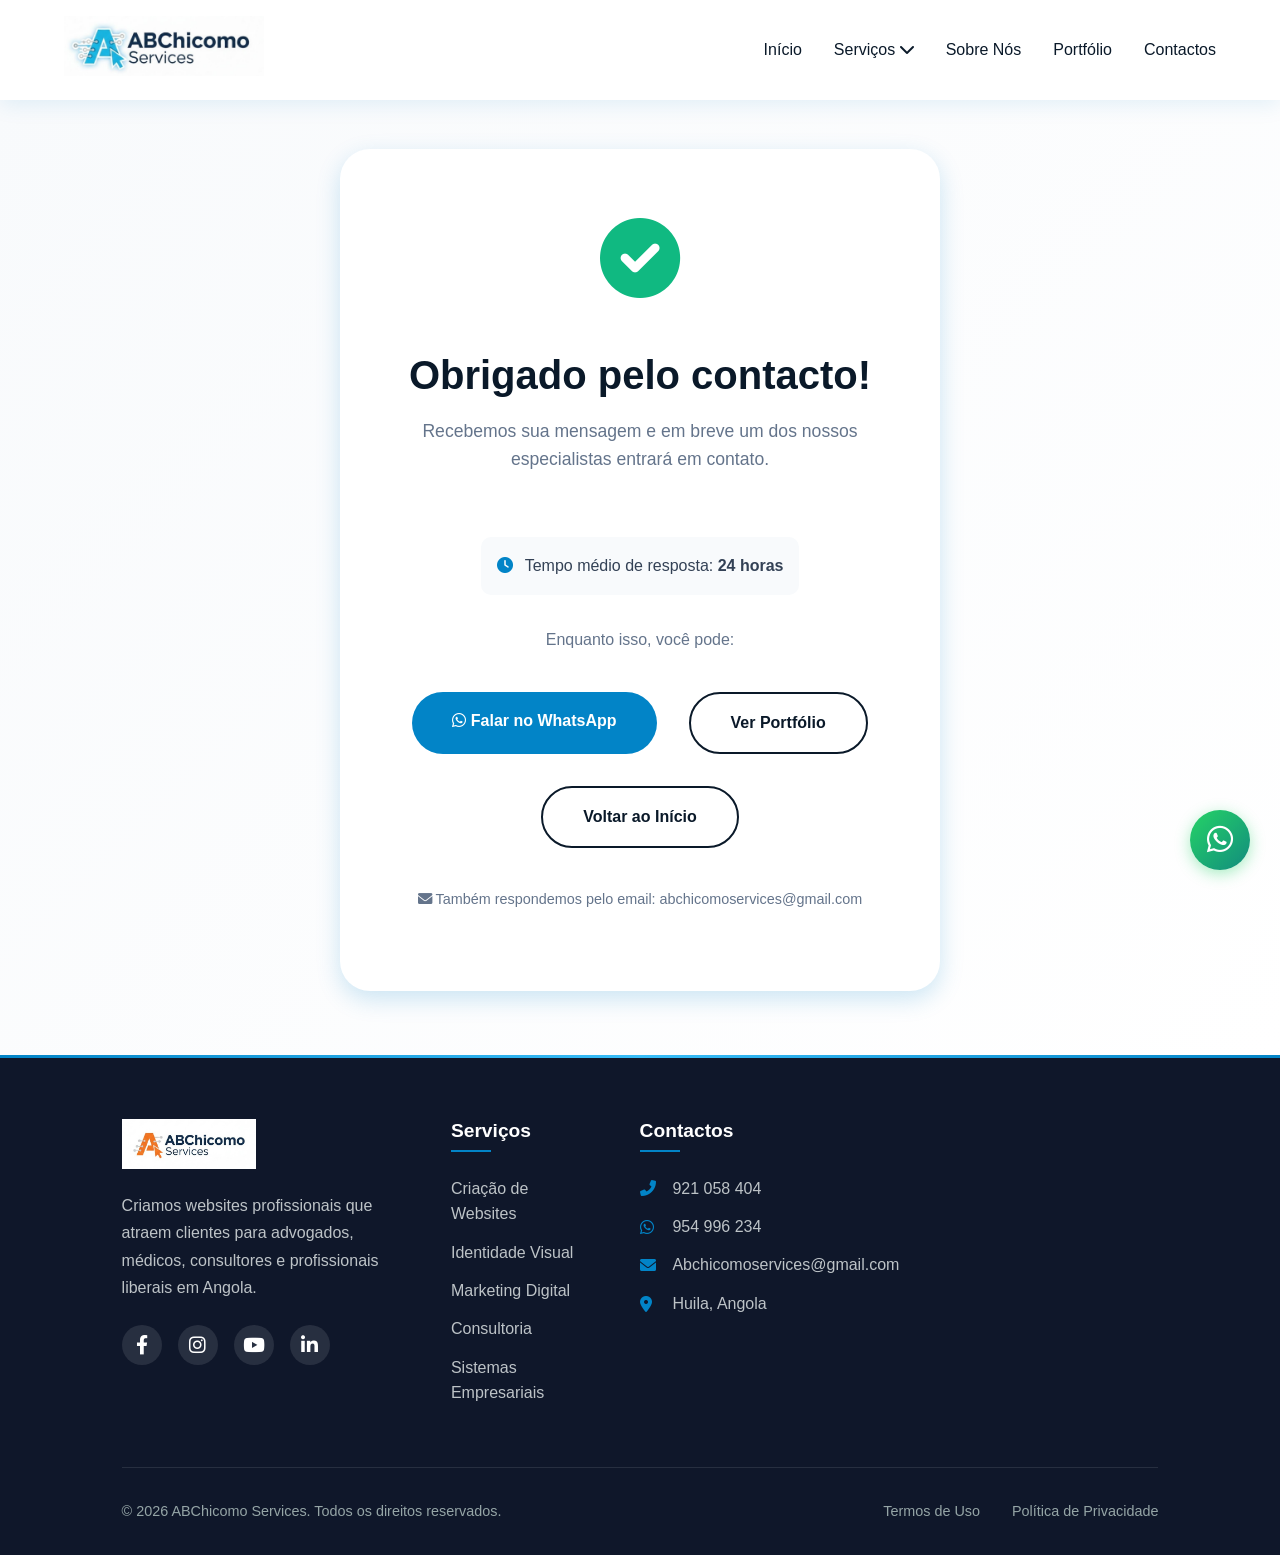
<file: obrigado.html>
<!DOCTYPE html>
<html lang="pt-AO">

<head>
    <meta charset="UTF-8">
    <meta name="viewport" content="width=device-width, initial-scale=1.0">
    <link rel="icon" type="image/x-icon" href="images/website/favicon.ico">

    <!-- Google tag (gtag.js) - Google Analytics -->
    <script async src="https://www.googletagmanager.com/gtag/js?id=G-79BJNDZDJR"></script>
    <script>
        window.dataLayer = window.dataLayer || [];
        function gtag() { dataLayer.push(arguments); }
        gtag('js', new Date());

        gtag('config', 'G-79BJNDZDJR');
    </script>

    <link rel="icon" type="image/x-icon" href="images/website/favicon.ico">
    <!-- TÍTULO -->
    <title>Obrigado pelo Contacto - ABChicomo Services</title>

    <!-- META DESCRIPTION -->
    <meta name="description"
        content="Obrigado por entrar em contato com a ABChicomo Services. Responderemos sua mensagem em até 24 horas.">

    <!-- ROBOTS (não indexar) -->
    <meta name="robots" content="noindex, nofollow">

    <!-- CSS -->
    <link rel="stylesheet" href="css/style.css">
    <link rel="stylesheet" href="css/responsive.css">
    <link rel="stylesheet" href="https://cdnjs.cloudflare.com/ajax/libs/font-awesome/6.0.0/css/all.min.css">

    <style>
        .thankyou-section {
            min-height: 60vh;
            display: flex;
            align-items: center;
            justify-content: center;
            text-align: center;
            padding: 4rem 5%;
            background: linear-gradient(135deg, var(--light-bg), var(--white));
        }

        .thankyou-card {
            max-width: 600px;
            margin: 0 auto;
            padding: 3rem;
            background: var(--white);
            border-radius: 30px;
            box-shadow: var(--shadow-hover);
        }

        .thankyou-icon {
            font-size: 5rem;
            color: var(--success-color);
            margin-bottom: 1.5rem;
        }

        .thankyou-card h1 {
            font-size: 2.5rem;
            margin-bottom: 1rem;
            color: var(--primary-color);
        }

        .thankyou-card p {
            font-size: 1.1rem;
            color: var(--gray);
            margin-bottom: 2rem;
            line-height: 1.6;
        }

        .thankyou-card .btn {
            margin: 0.5rem;
        }

        .time-info {
            background: var(--light-bg);
            padding: 1rem;
            border-radius: 10px;
            margin: 2rem 0;
            display: inline-block;
        }

        .time-info i {
            color: var(--accent-color);
            margin-right: 0.5rem;
        }

        @media (max-width: 768px) {
            .thankyou-card {
                padding: 2rem;
            }

            .thankyou-card h1 {
                font-size: 2rem;
            }
        }
    </style>
</head>

<body>
    <!-- WhatsApp Button -->
    <a href="https://wa.me/244954996234" class="whatsapp-float" target="_blank">
        <i class="fab fa-whatsapp"></i>
    </a>

    <!-- Header -->
    <header>
        <nav>
            <div class="logo">
                <a href="index.html">
                    <img src="images/website/navbar.png" alt="ABChicomo Services" class="logo-img">
                </a>
            </div>
            <div class="hamburger">
                <span></span>
                <span></span>
                <span></span>
            </div>
            <ul class="nav-menu">
                <li><a href="index.html">Início</a></li>
                <li class="dropdown">
                    <a href="#" class="dropdown-toggle">Serviços <i class="fas fa-chevron-down"></i></a>
                    <div class="dropdown-content">
                        <a href="servicos/desenvolvimento.html">Criação de Websites</a>
                        <a href="servicos/identidade-visual.html">Identidade Visual</a>
                        <a href="servicos/marketing-digital.html">Marketing Digital</a>
                        <a href="servicos/consultoria.html">Consultoria</a>
                        <a href="servicos/sistemas.html">Sistemas Empresariais</a>
                    </div>
                </li>
                <li><a href="sobre.html">Sobre Nós</a></li>
                <li><a href="portfolio.html">Portfólio</a></li>
                <li><a href="contato.html">Contactos</a></li>
            </ul>
        </nav>
    </header>

    <main>
        <section class="thankyou-section">
            <div class="thankyou-card">
                <div class="thankyou-icon">
                    <i class="fas fa-check-circle"></i>
                </div>
                <h1>Obrigado pelo contacto!</h1>
                <p>Recebemos sua mensagem e em breve um dos nossos especialistas entrará em contato.</p>

                <div class="time-info">
                    <i class="fas fa-clock"></i> Tempo médio de resposta: <strong>24 horas</strong>
                </div>

                <p style="font-size: 1rem;">Enquanto isso, você pode:</p>

                <div style="display: flex; gap: 1rem; justify-content: center; flex-wrap: wrap;">
                    <a href="https://wa.me/244954996234" class="btn btn-primary" target="_blank">
                        <i class="fab fa-whatsapp"></i> Falar no WhatsApp
                    </a>
                    <a href="portfolio.html" class="btn btn-outline">Ver Portfólio</a>
                    <a href="index.html" class="btn btn-outline">Voltar ao Início</a>
                </div>

                <p style="margin-top: 2rem; font-size: 0.9rem; color: var(--gray);">
                    <i class="fas fa-envelope"></i> Também respondemos pelo email: abchicomoservices@gmail.com
                </p>
            </div>
        </section>
    </main>

    <!-- Footer -->
    <footer>
        <div class="container">
            <div class="footer-grid">
                <div class="footer-section">
                    <!-- LOGO NO FOOTER -->
                    <img src="images/website/footer.jpg" alt="ABChicomo Services" class="footer-logo" onerror="
                this.style.display = 'none';
                this.nextElementSibling.style.display = 'block';
              " />
                    <h3 class="footer-logo-fallback" style="display: none">
                        ABChicomo<span>Services</span>
                    </h3>
                    <p class="footer-description">
                        Criamos websites profissionais que atraem clientes para advogados,
                        médicos, consultores e profissionais liberais em Angola.
                    </p>
                    <div class="footer-social">
                        <a href="https://facebook.com/ABChicomo" class="social-link" target="_blank"
                            aria-label="Facebook"><i class="fab fa-facebook-f"></i></a>
                        <a href="https://instagram.com/ABChicomoServices" class="social-link" target="_blank"
                            aria-label="Instagram"><i class="fab fa-instagram"></i></a>
                        <a href="https://youtube.com/@ABChicomo" class="social-link" target="_blank"
                            aria-label="YouTube"><i class="fab fa-youtube"></i></a>
                        <a href="https://linkedin.com/company/abchicomo" class="social-link" target="_blank"
                            aria-label="LinkedIn"><i class="fab fa-linkedin-in"></i></a>
                    </div>
                </div>

                <div class="footer-section">
                    <h3>Serviços</h3>
                    <ul class="footer-links">
                        <li>
                            <a href="servicos/desenvolvimento.html">Criação de Websites</a>
                        </li>
                        <li>
                            <a href="servicos/identidade-visual.html">Identidade Visual</a>
                        </li>
                        <li>
                            <a href="servicos/marketing-digital.html">Marketing Digital</a>
                        </li>
                        <li><a href="servicos/consultoria.html">Consultoria</a></li>
                        <li>
                            <a href="servicos/sistemas.html">Sistemas Empresariais</a>
                        </li>
                    </ul>
                </div>

                <div class="footer-section">
                    <h3>Contactos</h3>
                    <ul class="footer-contact">
                        <li><i class="fas fa-phone-alt"></i> 921 058 404</li>
                        <li><i class="fab fa-whatsapp"></i> 954 996 234</li>
                        <li><i class="fas fa-envelope"></i> Abchicomoservices@gmail.com</li>
                        <li><i class="fas fa-map-marker-alt"></i> Huila, Angola</li>
                    </ul>
                </div>
            </div>

            <div class="footer-bottom">
                <div class="copyright">
                    <p>
                        &copy; <span class="current-year">2024</span> ABChicomo Services.
                        Todos os direitos reservados.
                    </p>
                </div>
                <div class="footer-bottom-links">
                    <a href="termos.html">Termos de Uso</a>
                    <a href="privacidade.html">Política de Privacidade</a>
                </div>
            </div>
        </div>
    </footer>

    <script src="js/main.js"></script>
</body>

</html>
</file>
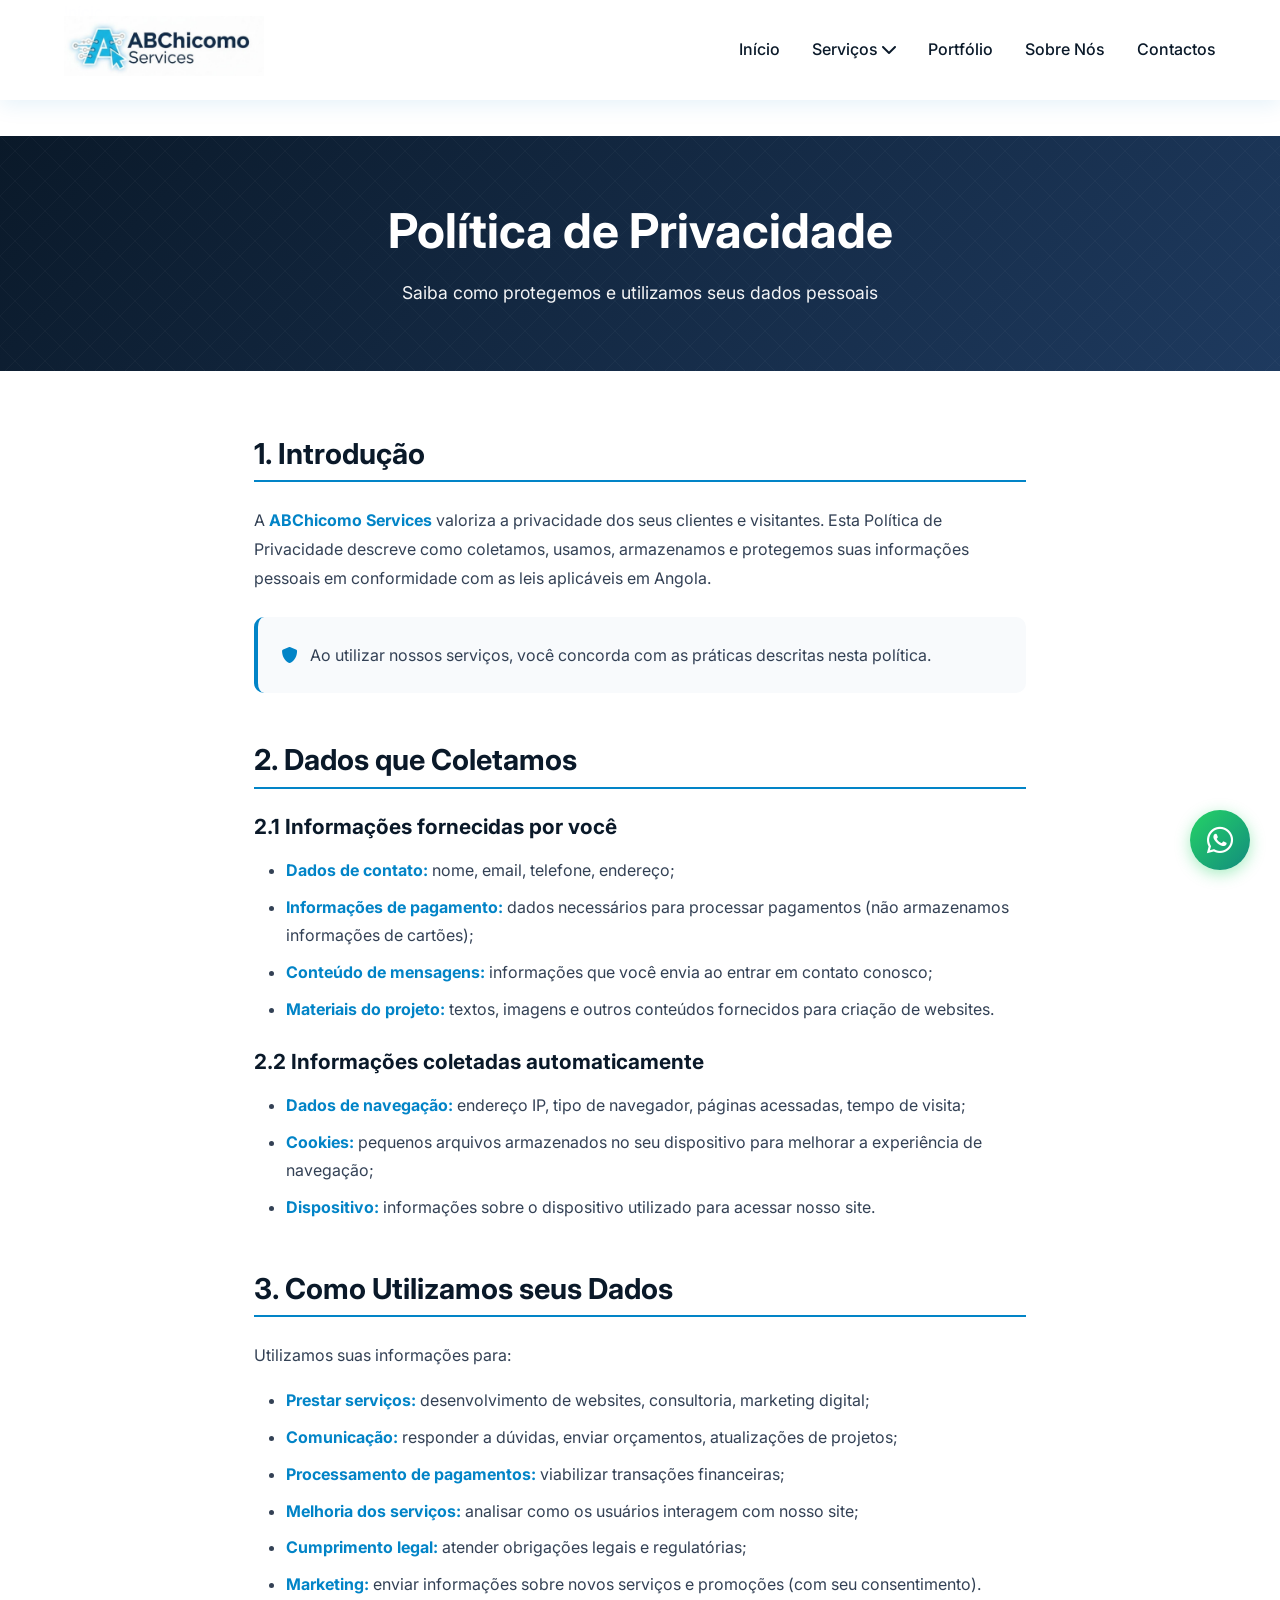
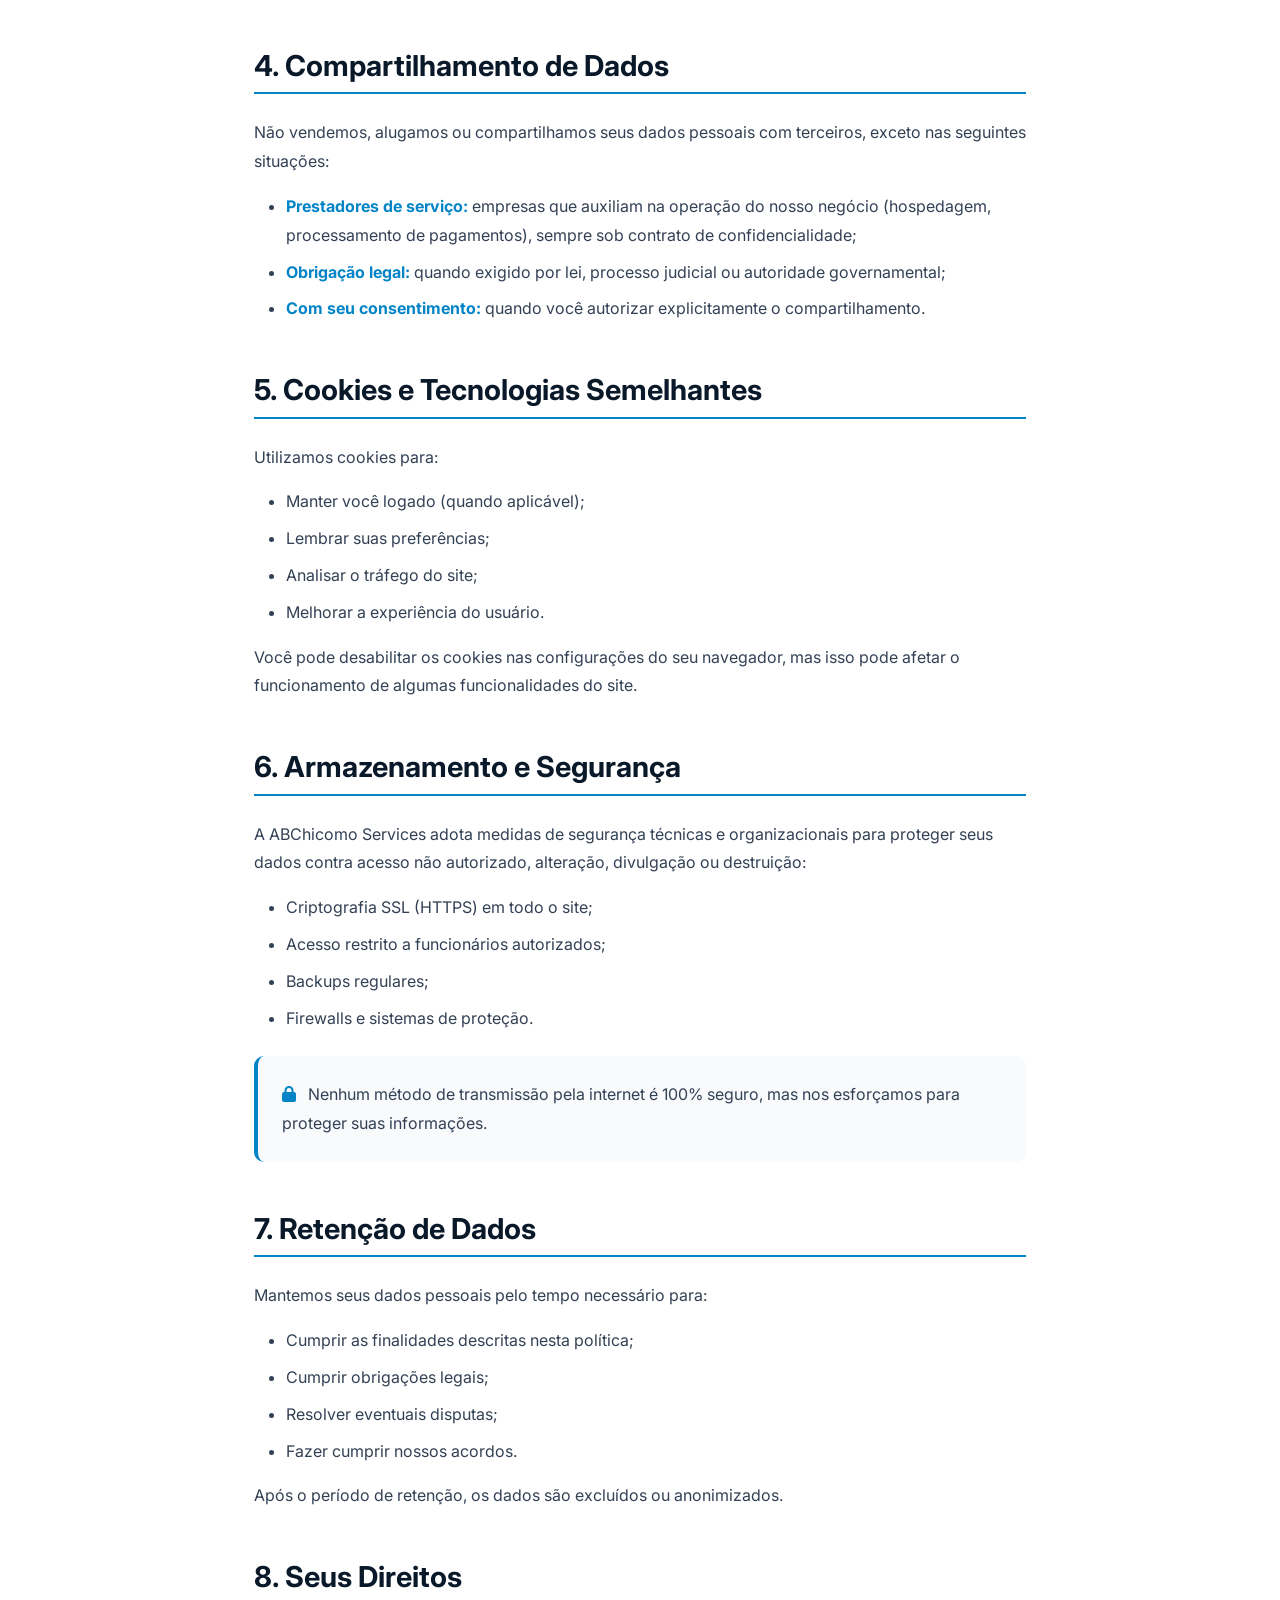
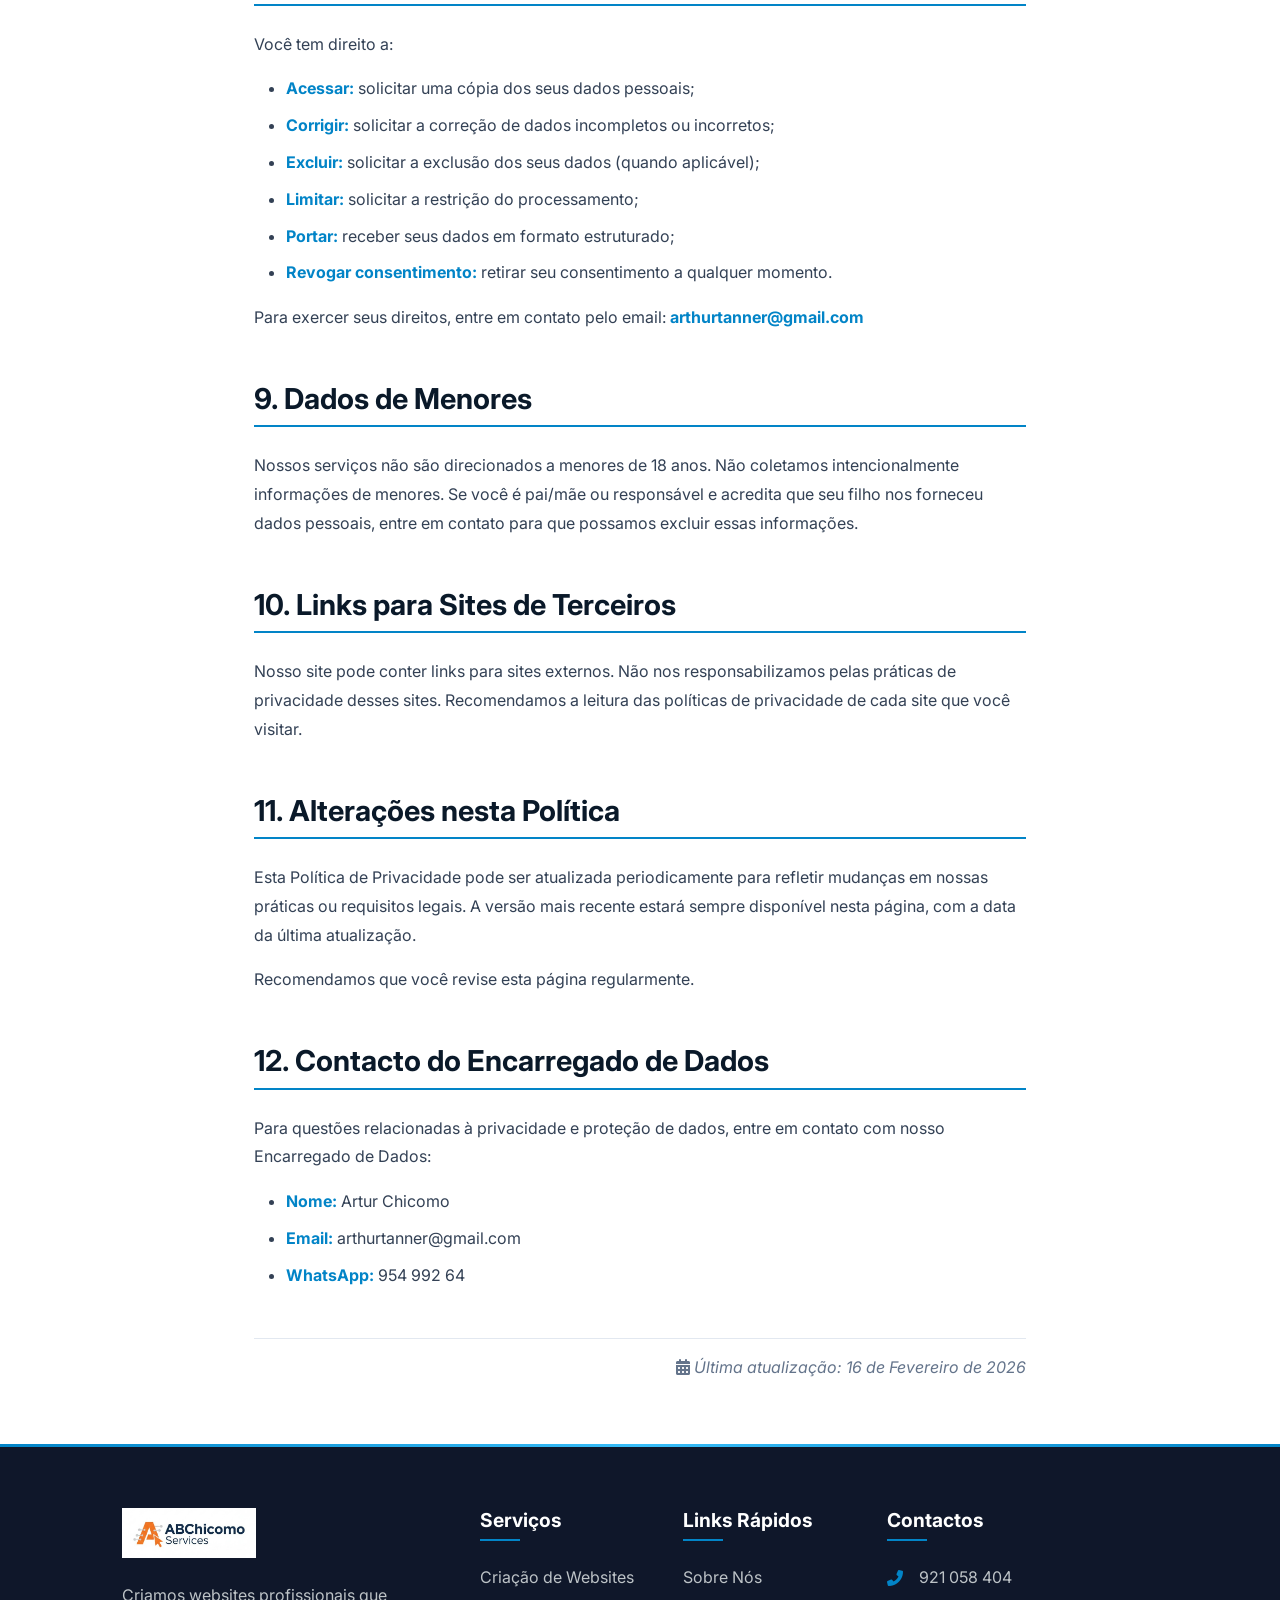
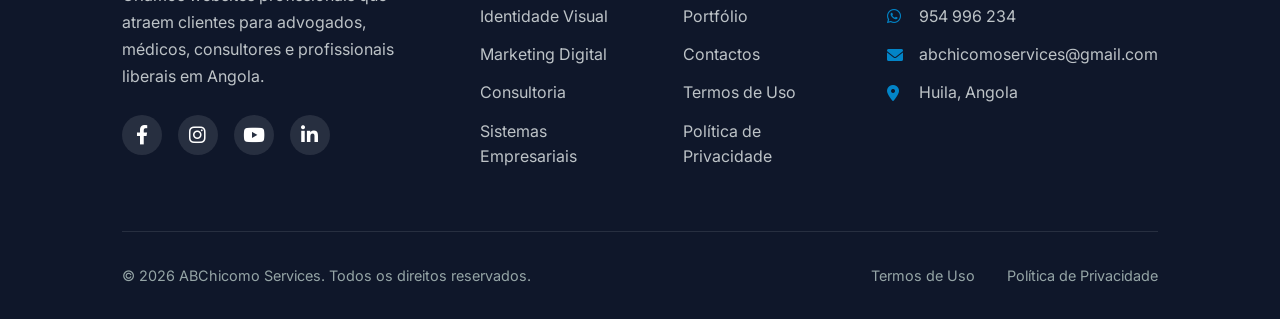
<file: privacidade.html>
<!DOCTYPE html>
<html lang="pt-AO">

<head>
    <meta charset="UTF-8">
    <meta name="viewport" content="width=device-width, initial-scale=1.0">
    <link rel="icon" type="image/x-icon" href="images/website/favicon.ico">

    <!-- Google tag (gtag.js) - Google Analytics -->
    <script async src="https://www.googletagmanager.com/gtag/js?id=G-79BJNDZDJR"></script>
    <script>
        window.dataLayer = window.dataLayer || [];
        function gtag() { dataLayer.push(arguments); }
        gtag('js', new Date());

        gtag('config', 'G-79BJNDZDJR');
    </script>

    <!-- TÍTULO OTIMIZADO -->
    <title>ABChicomo Services - Política de Privacidade | Proteção de Dados em Angola</title>

    <!-- META DESCRIPTION -->
    <meta name="description"
        content="Política de privacidade da ABChicomo Services. Saiba como protegemos seus dados pessoais ao utilizar nossos serviços de criação de websites em Angola.">

    <!-- AUTHOR -->
    <meta name="author" content="Artur Chicomo - ABChicomo Services">

    <!-- ROBOTS -->
    <meta name="robots" content="index, follow">

    <!-- FAVICON -->
    <link rel="icon" type="image/x-icon" href="images/website/favicon.ico">

    <!-- CSS -->
    <link rel="stylesheet" href="css/style.css">
    <link rel="stylesheet" href="css/responsive.css">
    <link rel="stylesheet" href="https://cdnjs.cloudflare.com/ajax/libs/font-awesome/6.0.0/css/all.min.css">
    <link href="https://fonts.googleapis.com/css2?family=Inter:wght@300;400;500;600;700&display=swap" rel="stylesheet">

    <!-- MESMO STYLE DO ARQUIVO ANTERIOR -->
    <style>
        /* (copiar o mesmo bloco style do termos.html) */
        .legal-hero {
            background: linear-gradient(135deg, var(--primary-color), var(--secondary-color));
            color: white;
            padding: 4rem 5%;
            text-align: center;
            position: relative;
            overflow: hidden;
        }

        .legal-hero::before {
            content: '';
            position: absolute;
            top: 0;
            left: 0;
            right: 0;
            bottom: 0;
            background: url('data:image/svg+xml,<svg xmlns="http://www.w3.org/2000/svg" viewBox="0 0 100 100" opacity="0.1"><path d="M0 0 L100 100 M100 0 L0 100" stroke="white" stroke-width="1"/></svg>');
            background-size: 30px 30px;
            animation: move 20s linear infinite;
        }

        @keyframes move {
            from {
                transform: translateX(-50%) translateY(-50%);
            }

            to {
                transform: translateX(50%) translateY(50%);
            }
        }

        .legal-hero .container {
            position: relative;
            z-index: 2;
        }

        .legal-hero h1 {
            color: white;
            font-size: clamp(2.2rem, 4vw, 3rem);
            margin-bottom: 1rem;
        }

        .legal-hero p {
            font-size: 1.1rem;
            opacity: 0.95;
            max-width: 700px;
            margin: 0 auto;
        }

        .legal-content {
            padding: 4rem 5%;
            max-width: 900px;
            margin: 0 auto;
            background: var(--white);
        }

        .legal-section {
            margin-bottom: 3rem;
        }

        .legal-section h2 {
            color: var(--primary-color);
            font-size: 1.8rem;
            margin-bottom: 1.5rem;
            padding-bottom: 0.5rem;
            border-bottom: 2px solid var(--accent-color);
        }

        .legal-section h3 {
            color: var(--primary-color);
            font-size: 1.3rem;
            margin: 1.5rem 0 1rem;
        }

        .legal-section p {
            margin-bottom: 1rem;
            line-height: 1.8;
            color: var(--text-color);
        }

        .legal-section ul,
        .legal-section ol {
            margin: 1rem 0 1rem 2rem;
            line-height: 1.8;
        }

        .legal-section li {
            margin-bottom: 0.5rem;
        }

        .legal-section strong {
            color: var(--accent-color);
        }

        .legal-highlight {
            background: var(--light-bg);
            padding: 1.5rem;
            border-radius: 10px;
            border-left: 4px solid var(--accent-color);
            margin: 1.5rem 0;
        }

        .legal-highlight p:last-child {
            margin-bottom: 0;
        }

        .last-updated {
            text-align: right;
            font-style: italic;
            color: var(--gray);
            margin-top: 3rem;
            padding-top: 1rem;
            border-top: 1px solid var(--gray-light);
        }

        @media (max-width: 768px) {
            .legal-content {
                padding: 2rem 1.5rem;
            }

            .legal-section h2 {
                font-size: 1.5rem;
            }

            .legal-section ul,
            .legal-section ol {
                margin-left: 1rem;
            }
        }
    </style>
</head>

<body>
    <!-- WhatsApp Button -->
    <a href="https://wa.me/244954996234?text=Olá!%20Tenho%20uma%20dúvida%20sobre%20a%20política%20de%20privacidade"
        class="whatsapp-float" target="_blank">
        <i class="fab fa-whatsapp"></i>
    </a>

    <!-- Header (igual ao termos.html) -->
    <header>
        <nav>
            <div class="logo">
                <a href="index.html">
                    <img src="images/website/navbar.png" alt="ABChicomo Services" class="logo-img">
                </a>
            </div>
            <div class="hamburger">
                <span></span>
                <span></span>
                <span></span>
            </div>
            <ul class="nav-menu">
                <li><a href="index.html">Início</a></li>
                <li class="dropdown">
                    <a href="#" class="dropdown-toggle">Serviços <i class="fas fa-chevron-down"></i></a>
                    <div class="dropdown-content">
                        <a href="servicos/desenvolvimento.html">Criação de Websites</a>
                        <a href="servicos/identidade-visual.html">Identidade Visual</a>
                        <a href="servicos/marketing-digital.html">Marketing Digital</a>
                        <a href="servicos/consultoria.html">Consultoria</a>
                        <a href="servicos/sistemas.html">Sistemas Empresariais</a>
                    </div>
                </li>
                <li><a href="portfolio.html">Portfólio</a></li>
                <li><a href="sobre.html">Sobre Nós</a></li>
                <li><a href="contato.html">Contactos</a></li>
            </ul>
        </nav>
    </header>

    <!-- Breadcrumb -->
    <div class="breadcrumb">
        <div class="container">
            <ul>
                <li><a href="index.html">Início</a></li>
                <li>Política de Privacidade</li>
            </ul>
        </div>
    </div>

    <main>
        <!-- Hero Section -->
        <section class="legal-hero">
            <div class="container">
                <h1>Política de Privacidade</h1>
                <p>Saiba como protegemos e utilizamos seus dados pessoais</p>
            </div>
        </section>

        <!-- Conteúdo -->
        <section class="legal-content">
            <div class="legal-section">
                <h2>1. Introdução</h2>
                <p>A <strong>ABChicomo Services</strong> valoriza a privacidade dos seus clientes e visitantes. Esta
                    Política de Privacidade descreve como coletamos, usamos, armazenamos e protegemos suas informações
                    pessoais em conformidade com as leis aplicáveis em Angola.</p>

                <div class="legal-highlight">
                    <p><i class="fas fa-shield-alt" style="color: var(--accent-color); margin-right: 0.5rem;"></i> Ao
                        utilizar nossos serviços, você concorda com as práticas descritas nesta política.</p>
                </div>
            </div>

            <div class="legal-section">
                <h2>2. Dados que Coletamos</h2>

                <h3>2.1 Informações fornecidas por você</h3>
                <ul>
                    <li><strong>Dados de contato:</strong> nome, email, telefone, endereço;</li>
                    <li><strong>Informações de pagamento:</strong> dados necessários para processar pagamentos (não
                        armazenamos informações de cartões);</li>
                    <li><strong>Conteúdo de mensagens:</strong> informações que você envia ao entrar em contato conosco;
                    </li>
                    <li><strong>Materiais do projeto:</strong> textos, imagens e outros conteúdos fornecidos para
                        criação de websites.</li>
                </ul>

                <h3>2.2 Informações coletadas automaticamente</h3>
                <ul>
                    <li><strong>Dados de navegação:</strong> endereço IP, tipo de navegador, páginas acessadas, tempo de
                        visita;</li>
                    <li><strong>Cookies:</strong> pequenos arquivos armazenados no seu dispositivo para melhorar a
                        experiência de navegação;</li>
                    <li><strong>Dispositivo:</strong> informações sobre o dispositivo utilizado para acessar nosso site.
                    </li>
                </ul>
            </div>

            <div class="legal-section">
                <h2>3. Como Utilizamos seus Dados</h2>
                <p>Utilizamos suas informações para:</p>
                <ul>
                    <li><strong>Prestar serviços:</strong> desenvolvimento de websites, consultoria, marketing digital;
                    </li>
                    <li><strong>Comunicação:</strong> responder a dúvidas, enviar orçamentos, atualizações de projetos;
                    </li>
                    <li><strong>Processamento de pagamentos:</strong> viabilizar transações financeiras;</li>
                    <li><strong>Melhoria dos serviços:</strong> analisar como os usuários interagem com nosso site;</li>
                    <li><strong>Cumprimento legal:</strong> atender obrigações legais e regulatórias;</li>
                    <li><strong>Marketing:</strong> enviar informações sobre novos serviços e promoções (com seu
                        consentimento).</li>
                </ul>
            </div>

            <div class="legal-section">
                <h2>4. Compartilhamento de Dados</h2>
                <p>Não vendemos, alugamos ou compartilhamos seus dados pessoais com terceiros, exceto nas seguintes
                    situações:</p>
                <ul>
                    <li><strong>Prestadores de serviço:</strong> empresas que auxiliam na operação do nosso negócio
                        (hospedagem, processamento de pagamentos), sempre sob contrato de confidencialidade;</li>
                    <li><strong>Obrigação legal:</strong> quando exigido por lei, processo judicial ou autoridade
                        governamental;</li>
                    <li><strong>Com seu consentimento:</strong> quando você autorizar explicitamente o compartilhamento.
                    </li>
                </ul>
            </div>

            <div class="legal-section">
                <h2>5. Cookies e Tecnologias Semelhantes</h2>
                <p>Utilizamos cookies para:</p>
                <ul>
                    <li>Manter você logado (quando aplicável);</li>
                    <li>Lembrar suas preferências;</li>
                    <li>Analisar o tráfego do site;</li>
                    <li>Melhorar a experiência do usuário.</li>
                </ul>
                <p>Você pode desabilitar os cookies nas configurações do seu navegador, mas isso pode afetar o
                    funcionamento de algumas funcionalidades do site.</p>
            </div>

            <div class="legal-section">
                <h2>6. Armazenamento e Segurança</h2>
                <p>A ABChicomo Services adota medidas de segurança técnicas e organizacionais para proteger seus dados
                    contra acesso não autorizado, alteração, divulgação ou destruição:</p>
                <ul>
                    <li>Criptografia SSL (HTTPS) em todo o site;</li>
                    <li>Acesso restrito a funcionários autorizados;</li>
                    <li>Backups regulares;</li>
                    <li>Firewalls e sistemas de proteção.</li>
                </ul>

                <div class="legal-highlight">
                    <p><i class="fas fa-lock" style="color: var(--accent-color); margin-right: 0.5rem;"></i> Nenhum
                        método de transmissão pela internet é 100% seguro, mas nos esforçamos para proteger suas
                        informações.</p>
                </div>
            </div>

            <div class="legal-section">
                <h2>7. Retenção de Dados</h2>
                <p>Mantemos seus dados pessoais pelo tempo necessário para:</p>
                <ul>
                    <li>Cumprir as finalidades descritas nesta política;</li>
                    <li>Cumprir obrigações legais;</li>
                    <li>Resolver eventuais disputas;</li>
                    <li>Fazer cumprir nossos acordos.</li>
                </ul>
                <p>Após o período de retenção, os dados são excluídos ou anonimizados.</p>
            </div>

            <div class="legal-section">
                <h2>8. Seus Direitos</h2>
                <p>Você tem direito a:</p>
                <ul>
                    <li><strong>Acessar:</strong> solicitar uma cópia dos seus dados pessoais;</li>
                    <li><strong>Corrigir:</strong> solicitar a correção de dados incompletos ou incorretos;</li>
                    <li><strong>Excluir:</strong> solicitar a exclusão dos seus dados (quando aplicável);</li>
                    <li><strong>Limitar:</strong> solicitar a restrição do processamento;</li>
                    <li><strong>Portar:</strong> receber seus dados em formato estruturado;</li>
                    <li><strong>Revogar consentimento:</strong> retirar seu consentimento a qualquer momento.</li>
                </ul>
                <p>Para exercer seus direitos, entre em contato pelo email: <strong>arthurtanner@gmail.com</strong></p>
            </div>

            <div class="legal-section">
                <h2>9. Dados de Menores</h2>
                <p>Nossos serviços não são direcionados a menores de 18 anos. Não coletamos intencionalmente informações
                    de menores. Se você é pai/mãe ou responsável e acredita que seu filho nos forneceu dados pessoais,
                    entre em contato para que possamos excluir essas informações.</p>
            </div>

            <div class="legal-section">
                <h2>10. Links para Sites de Terceiros</h2>
                <p>Nosso site pode conter links para sites externos. Não nos responsabilizamos pelas práticas de
                    privacidade desses sites. Recomendamos a leitura das políticas de privacidade de cada site que você
                    visitar.</p>
            </div>

            <div class="legal-section">
                <h2>11. Alterações nesta Política</h2>
                <p>Esta Política de Privacidade pode ser atualizada periodicamente para refletir mudanças em nossas
                    práticas ou requisitos legais. A versão mais recente estará sempre disponível nesta página, com a
                    data da última atualização.</p>
                <p>Recomendamos que você revise esta página regularmente.</p>
            </div>

            <div class="legal-section">
                <h2>12. Contacto do Encarregado de Dados</h2>
                <p>Para questões relacionadas à privacidade e proteção de dados, entre em contato com nosso Encarregado
                    de Dados:</p>
                <ul>
                    <li><strong>Nome:</strong> Artur Chicomo</li>
                    <li><strong>Email:</strong> arthurtanner@gmail.com</li>
                    <li><strong>WhatsApp:</strong> 954 992 64</li>
                </ul>
            </div>

            <div class="last-updated">
                <p><i class="fas fa-calendar-alt"></i> Última atualização: 16 de Fevereiro de 2026</p>
            </div>
        </section>
    </main>

    <!-- Footer (igual ao termos.html) -->
    <footer>
        <div class="container">
            <div class="footer-grid">
                <div class="footer-section">
                    <img src="images/website/footer.jpg" alt="ABChicomo Services" class="footer-logo">
                    <p class="footer-description">Criamos websites profissionais que atraem clientes para advogados,
                        médicos, consultores e profissionais liberais em Angola.</p>
                    <div class="footer-social">
                        <a href="https://facebook.com/ABChicomo" class="social-link" target="_blank"
                            aria-label="Facebook"><i class="fab fa-facebook-f"></i></a>
                        <a href="https://instagram.com/Abchicomo" class="social-link" target="_blank"
                            aria-label="Instagram"><i class="fab fa-instagram"></i></a>
                        <a href="https://www.youtube.com/@abchicomo" class="social-link" target="_blank"
                            aria-label="YouTube"><i class="fab fa-youtube"></i></a>
                        <a href="https://linkedin.com/company/abchicomo" class="social-link" target="_blank"
                            aria-label="LinkedIn"><i class="fab fa-linkedin-in"></i></a>
                    </div>
                </div>
                <div class="footer-section">
                    <h3>Serviços</h3>
                    <ul class="footer-links">
                        <li><a href="servicos/desenvolvimento.html">Criação de Websites</a></li>
                        <li><a href="servicos/identidade-visual.html">Identidade Visual</a></li>
                        <li><a href="servicos/marketing-digital.html">Marketing Digital</a></li>
                        <li><a href="servicos/consultoria.html">Consultoria</a></li>
                        <li><a href="servicos/sistemas.html">Sistemas Empresariais</a></li>
                    </ul>
                </div>
                <div class="footer-section">
                    <h3>Links Rápidos</h3>
                    <ul class="footer-links">
                        <li><a href="sobre.html">Sobre Nós</a></li>
                        <li><a href="portfolio.html">Portfólio</a></li>
                        <li><a href="contato.html">Contactos</a></li>
                        <li><a href="termos.html">Termos de Uso</a></li>
                        <li><a href="privacidade.html">Política de Privacidade</a></li>
                    </ul>
                </div>
                <div class="footer-section">
                    <h3>Contactos</h3>
                    <ul class="footer-contact">
                        <li><i class="fas fa-phone-alt"></i> 921 058 404</li>
                        <li><i class="fab fa-whatsapp"></i> 954 996 234</li>
                        <li><i class="fas fa-envelope"></i> abchicomoservices@gmail.com</li>
                        <li><i class="fas fa-map-marker-alt"></i> Huila, Angola</li>
                    </ul>
                </div>
            </div>
            <div class="footer-bottom">
                <div class="copyright">
                    <p>&copy; <span class="current-year">2024</span> ABChicomo Services. Todos os direitos reservados.
                    </p>
                </div>
                <div class="footer-bottom-links">
                    <a href="termos.html">Termos de Uso</a>
                    <a href="privacidade.html">Política de Privacidade</a>
                </div>
            </div>
        </div>
    </footer>

    <script src="js/main.js"></script>
</body>

</html>
</file>
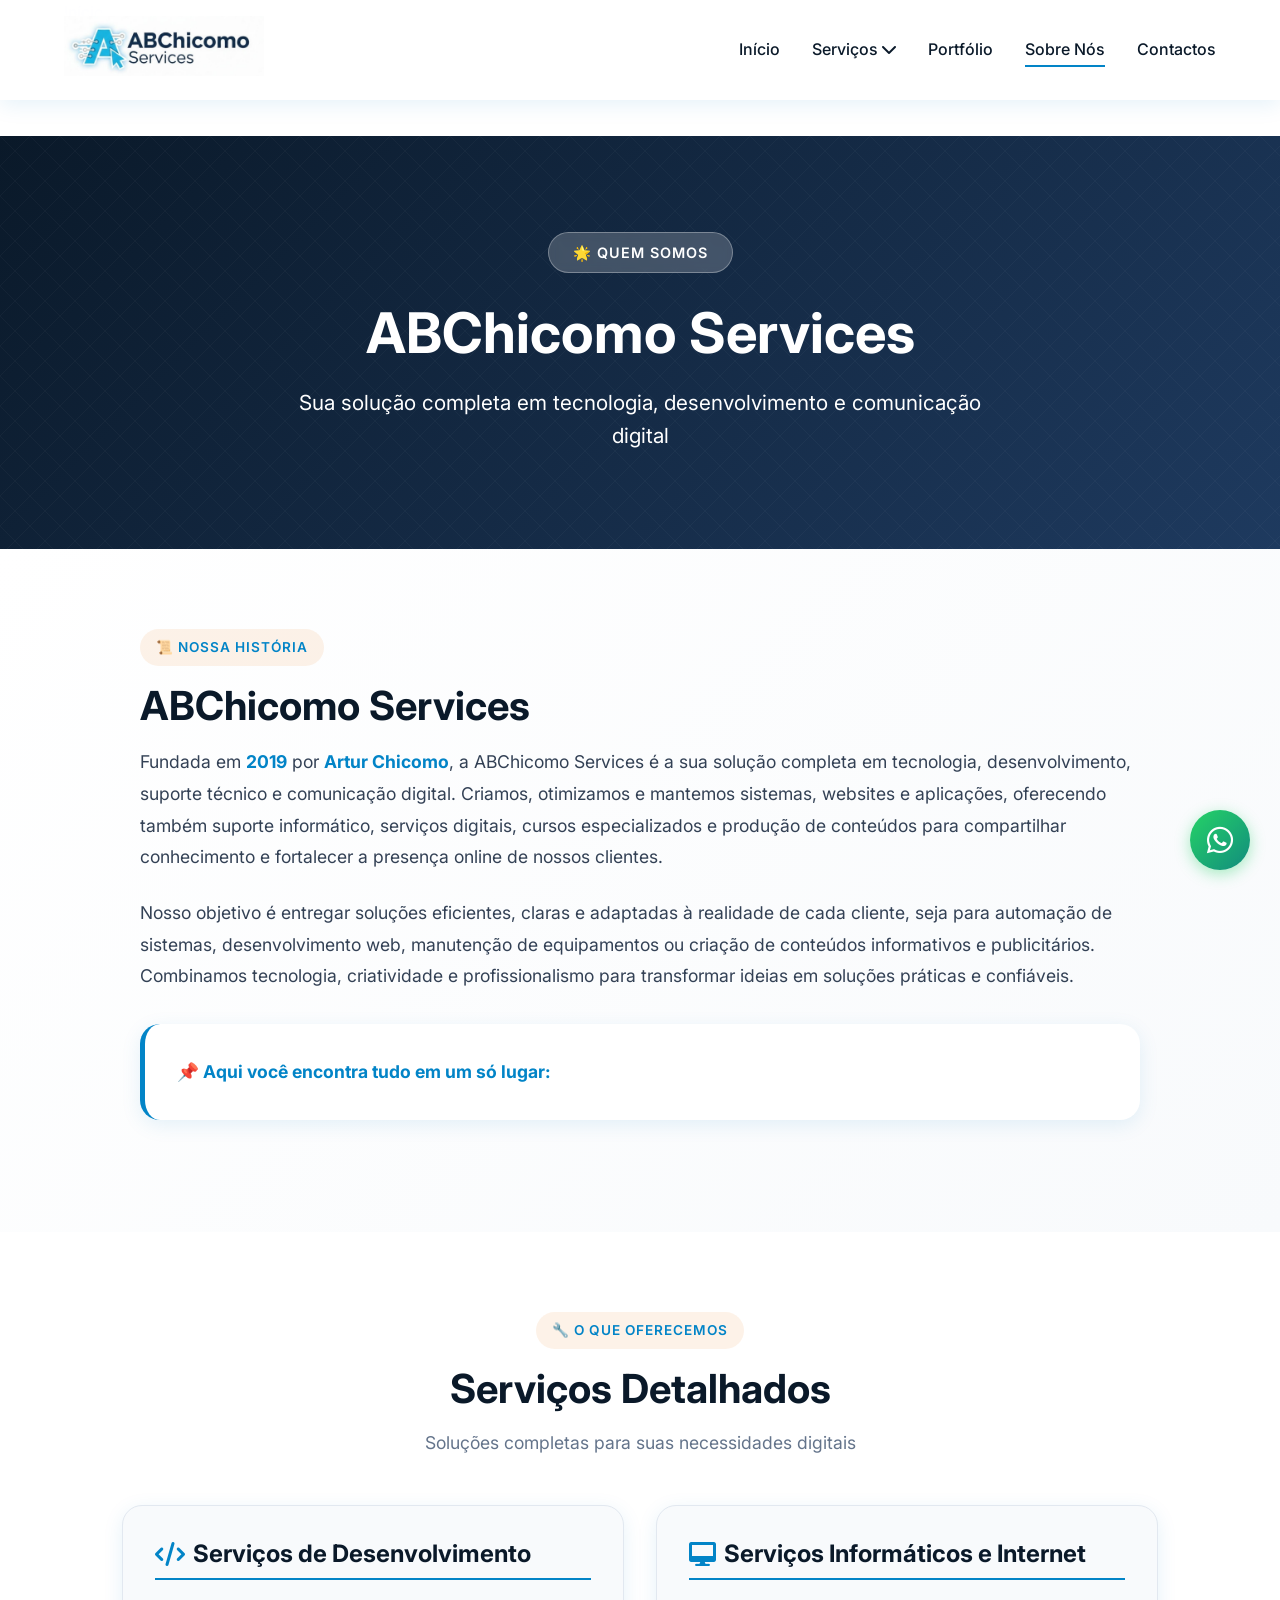
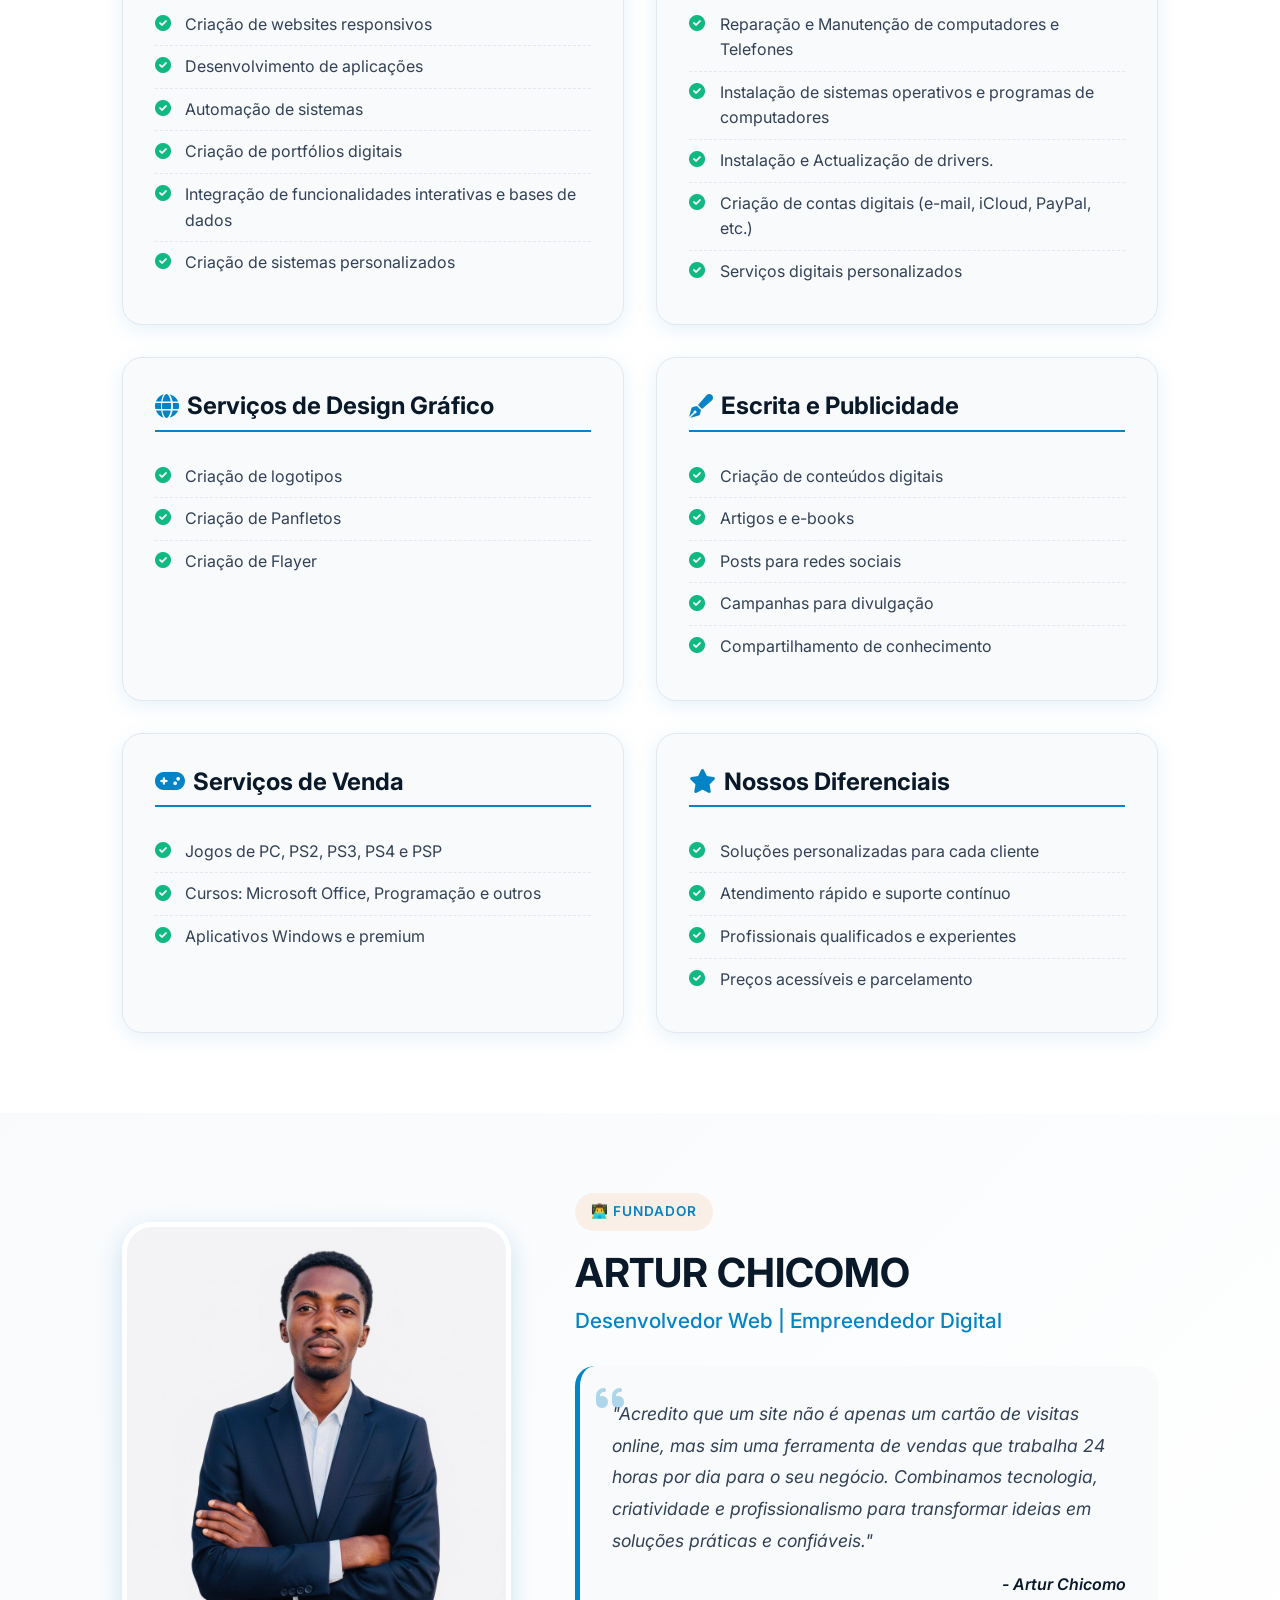
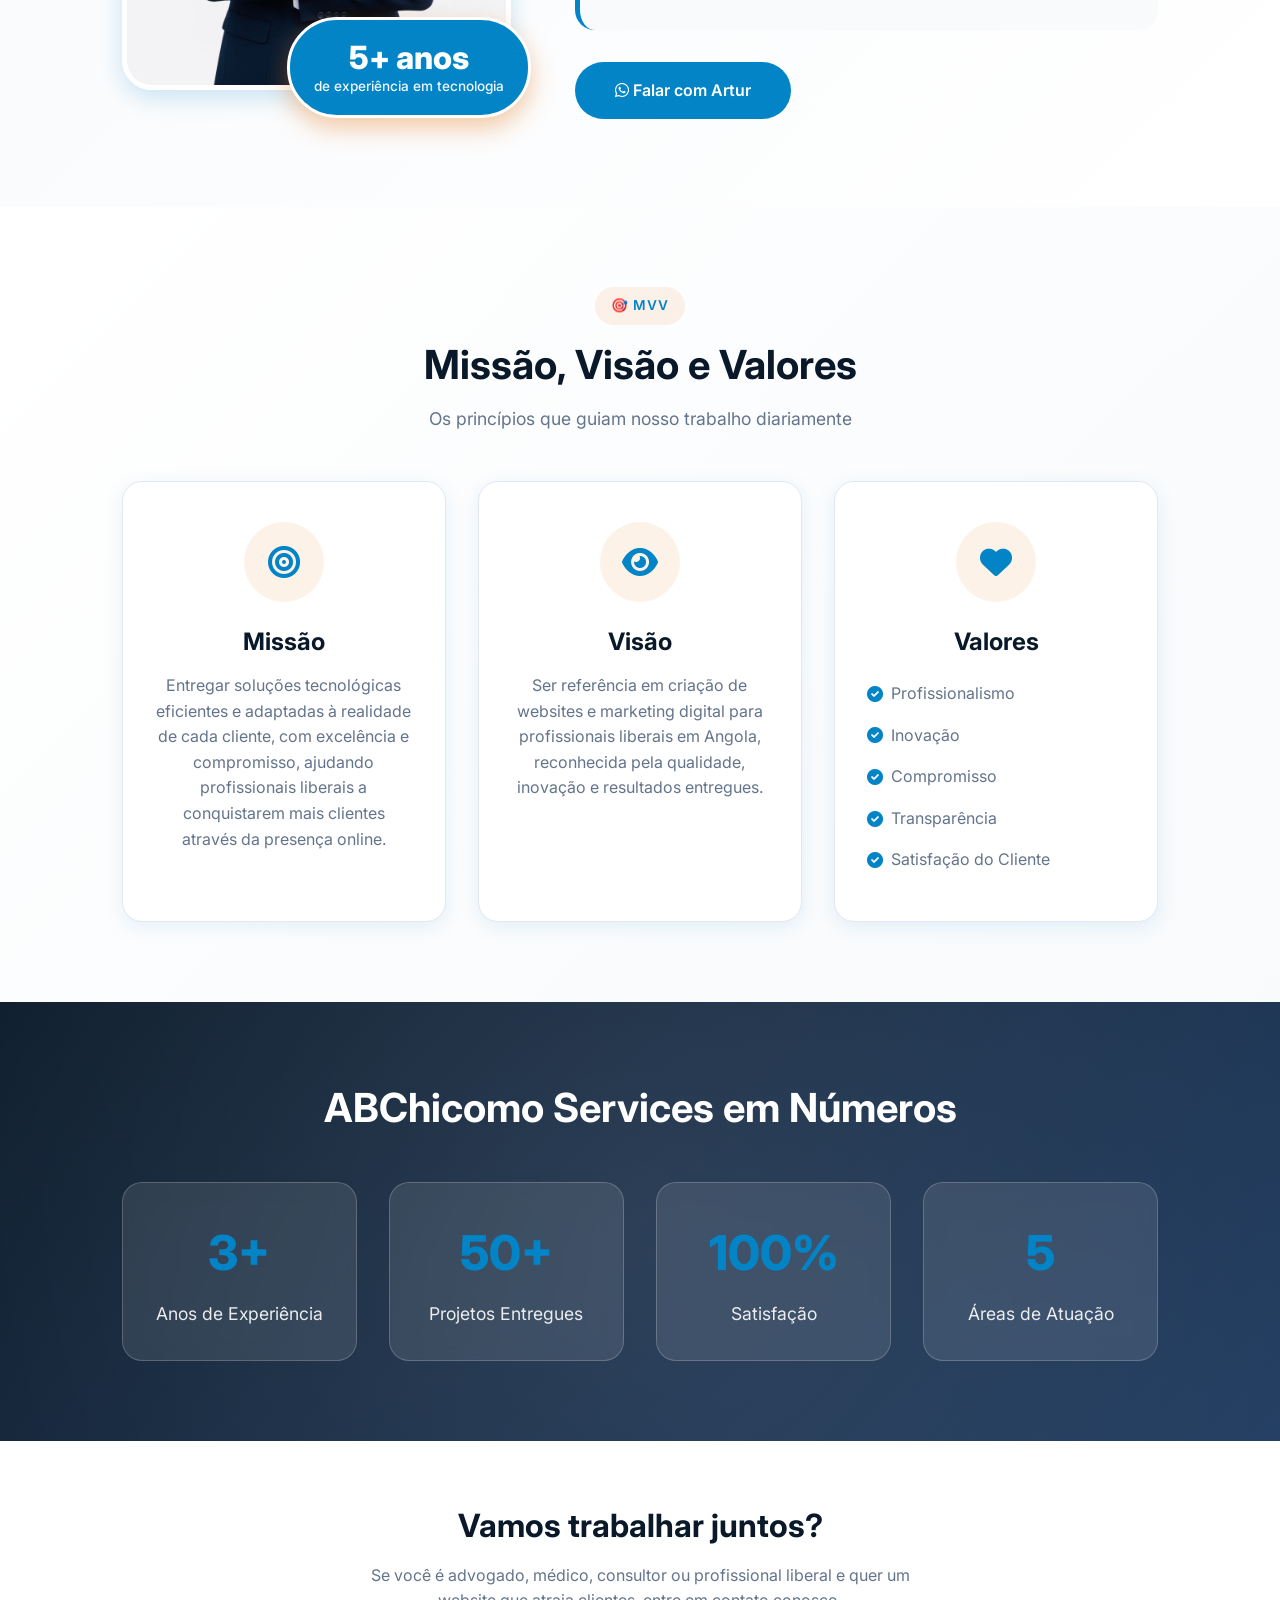
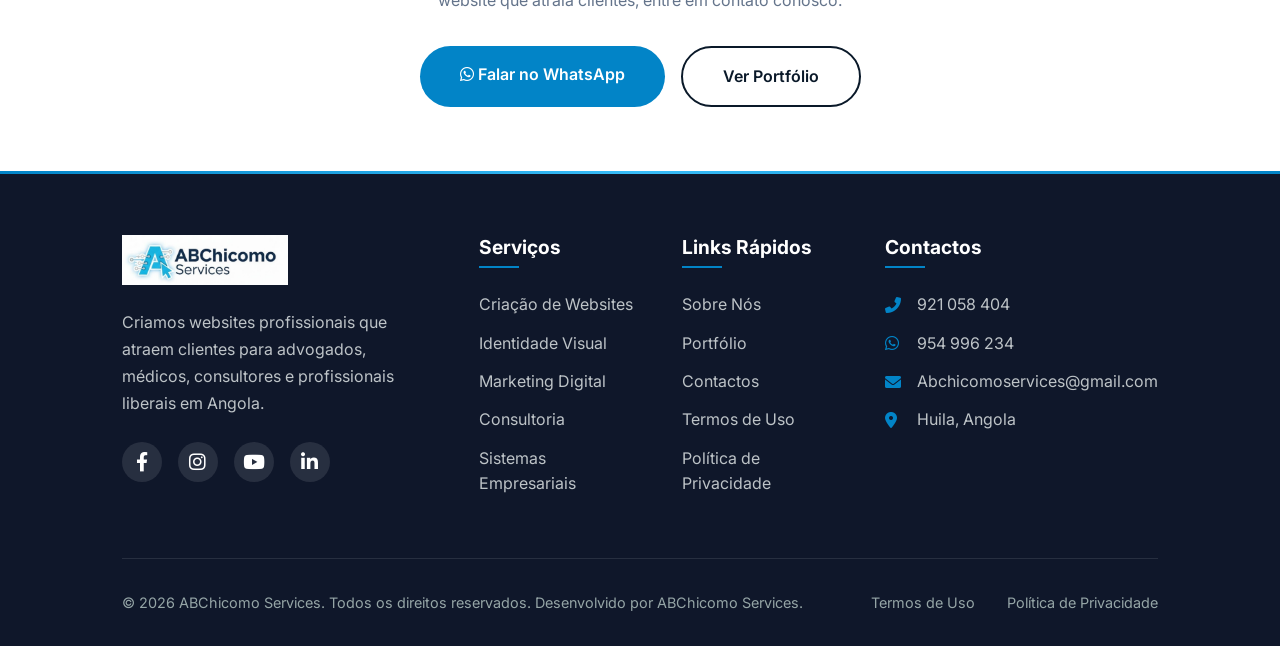
<file: sobre.html>
<!DOCTYPE html>
<html lang="pt-AO">

<head>
    <meta charset="UTF-8">
    <meta name="viewport" content="width=device-width, initial-scale=1.0">

    <link rel="icon" type="image/x-icon" href="images/website/favicon.ico">

    <!-- Google tag (gtag.js) - Google Analytics -->
    <script async src="https://www.googletagmanager.com/gtag/js?id=G-79BJNDZDJR"></script>
    <script>
        window.dataLayer = window.dataLayer || [];
        function gtag() { dataLayer.push(arguments); }
        gtag('js', new Date());
        gtag('config', 'G-79BJNDZDJR');
    </script>

    <!-- TÍTULO OTIMIZADO PARA SEO -->
    <title>ABChicomo Services - Sobre Nós | Fundador Artur Chicomo</title>

    <!-- META DESCRIPTION OTIMIZADA -->
    <meta name="description"
        content="Conheça a história da ABChicomo Services, fundada por Artur Chicomo em 2019. Soluções completas em tecnologia, desenvolvimento web, suporte técnico e comunicação digital em Angola.">

    <!-- PALAVRAS-CHAVE -->
    <meta name="keywords"
        content="sobre ABChicomo, Artur Chicomo, fundador ABChicomo, história da empresa, criação de sites Angola, serviços informáticos, desenvolvimento web">

    <!-- AUTHOR -->
    <meta name="author" content="Artur Chicomo - ABChicomo Services">

    <!-- ROBOTS -->
    <meta name="robots" content="index, follow">

    <!-- OPEN GRAPH PARA REDES SOCIAIS -->
    <meta property="og:title" content="Sobre Nós - ABChicomo Services">
    <meta property="og:description"
        content="Conheça a história da ABChicomo Services, fundada por Artur Chicomo em 2019. Mais de 5 anos de experiência em criação de websites em Angola.">
    <meta property="og:type" content="website">
    <meta property="og:url" content="https://abchicomo.vercel.com/sobre.html">
    <meta property="og:image" content="https://abchicomo.vercl.com/images/Artur.jpg">

    <!-- FAVICON -->
    <link rel="icon" type="image/x-icon" href="images/website/favicon.ico">

    <!-- CSS PRINCIPAL -->
    <link rel="stylesheet" href="css/style.css">

    <!-- CSS RESPONSIVO -->
    <link rel="stylesheet" href="css/responsive.css">

    <!-- FONT AWESOME -->
    <link rel="stylesheet" href="https://cdnjs.cloudflare.com/ajax/libs/font-awesome/6.0.0/css/all.min.css">

    <!-- GOOGLE FONTS -->
    <link href="https://fonts.googleapis.com/css2?family=Inter:wght@300;400;500;600;700&display=swap" rel="stylesheet">

    <style>
        /* ===== ESTILOS ESPECÍFICOS DA PÁGINA SOBRE ===== */

        /* Hero Section */
        .about-hero {
            background: linear-gradient(135deg, var(--primary-color), var(--secondary-color));
            color: white;
            padding: 6rem 5%;
            text-align: center;
            position: relative;
            overflow: hidden;
        }

        .about-hero::before {
            content: '';
            position: absolute;
            top: 0;
            left: 0;
            right: 0;
            bottom: 0;
            background: url('data:image/svg+xml,<svg xmlns="http://www.w3.org/2000/svg" viewBox="0 0 100 100" opacity="0.1"><path d="M0 0 L100 100 M100 0 L0 100" stroke="white" stroke-width="1"/></svg>');
            background-size: 30px 30px;
            animation: move 20s linear infinite;
        }

        @keyframes move {
            from {
                transform: translateX(-50%) translateY(-50%);
            }

            to {
                transform: translateX(50%) translateY(50%);
            }
        }

        .about-hero .container {
            position: relative;
            z-index: 2;
        }

        .about-hero h1 {
            color: white;
            font-size: clamp(2.5rem, 5vw, 3.5rem);
            margin-bottom: 1rem;
            animation: fadeInUp 1s ease;
        }

        .about-hero p {
            font-size: 1.3rem;
            opacity: 0.95;
            max-width: 700px;
            margin: 0 auto;
            animation: fadeInUp 1s ease 0.2s both;
        }

        .hero-badge {
            display: inline-block;
            background: rgba(255, 255, 255, 0.2);
            color: white;
            padding: 0.5rem 1.5rem;
            border-radius: 50px;
            font-weight: 600;
            font-size: 0.9rem;
            letter-spacing: 1px;
            margin-bottom: 1.5rem;
            backdrop-filter: blur(5px);
            border: 1px solid rgba(255, 255, 255, 0.3);
        }

        /* Seção História da Empresa */
        .company-history {
            padding: 5rem 5%;
            background: linear-gradient(135deg, var(--white), var(--light-bg));
        }

        .company-content {
            max-width: 1000px;
            margin: 0 auto;
        }

        .company-text {
            font-size: 1.1rem;
            line-height: 1.8;
            color: var(--text-color);
        }

        .company-text p {
            margin-bottom: 1.5rem;
        }

        .company-text strong {
            color: var(--accent-color);
        }

        .company-text .highlight-box {
            background: var(--white);
            padding: 2rem;
            border-radius: 20px;
            box-shadow: var(--shadow);
            margin: 2rem 0;
            border-left: 5px solid var(--accent-color);
        }

        /* Seção Serviços Detalhados */
        .services-detailed {
            padding: 5rem 5%;
            background: var(--white);
        }

        .services-grid-detailed {
            display: grid;
            grid-template-columns: repeat(auto-fit, minmax(350px, 1fr));
            gap: 2rem;
            max-width: 1200px;
            margin: 3rem auto 0;
        }

        .service-block {
            background: var(--light-bg);
            border-radius: 20px;
            padding: 2rem;
            box-shadow: var(--shadow);
            transition: var(--transition);
            border: 1px solid var(--gray-light);
        }

        .service-block:hover {
            transform: translateY(-10px);
            box-shadow: var(--shadow-hover);
            border-color: var(--accent-color);
        }

        .service-block h3 {
            color: var(--primary-color);
            margin-bottom: 1.5rem;
            padding-bottom: 0.5rem;
            border-bottom: 2px solid var(--accent-color);
            display: flex;
            align-items: center;
            gap: 0.5rem;
        }

        .service-block h3 i {
            color: var(--accent-color);
        }

        .service-block ul {
            list-style: none;
            padding: 0;
        }

        .service-block ul li {
            padding: 0.5rem 0;
            display: flex;
            align-items: flex-start;
            gap: 0.8rem;
            color: var(--text-color);
            border-bottom: 1px dashed var(--gray-light);
        }

        .service-block ul li:last-child {
            border-bottom: none;
        }

        .service-block ul li i {
            color: var(--success-color);
            margin-top: 0.2rem;
            min-width: 18px;
        }

        /* Fundador */
        .founder-section {
            padding: 5rem 5%;
            background: linear-gradient(135deg, var(--light-bg), var(--white));
        }

        .founder-grid {
            display: grid;
            grid-template-columns: 1fr 1.5fr;
            gap: 4rem;
            align-items: center;
            max-width: 1200px;
            margin: 0 auto;
        }

        .founder-image {
            position: relative;
            text-align: center;
        }

        .founder-img {
            width: 100%;
            max-width: 400px;
            border-radius: 30px;
            box-shadow: var(--shadow-hover);
            border: 5px solid var(--white);
            transition: var(--transition);
        }

        .founder-img:hover {
            transform: scale(1.02);
        }

        .founder-experience {
            position: absolute;
            bottom: -20px;
            right: -20px;
            background: var(--accent-color);
            color: white;
            padding: 1.2rem 1.5rem;
            border-radius: 50px;
            text-align: center;
            box-shadow: 0 10px 25px rgba(230, 126, 34, 0.4);
            border: 3px solid white;
            min-width: 140px;
        }

        .founder-experience span {
            display: block;
            font-size: 2rem;
            font-weight: 800;
            line-height: 1.2;
            color: white;
        }

        .founder-experience p {
            font-size: 0.85rem;
            margin: 0;
            opacity: 0.95;
            color: white;
            font-weight: 500;
            line-height: 1.3;
        }

        .founder-content h2 {
            font-size: 2.5rem;
            color: var(--primary-color);
            margin-bottom: 0.5rem;
        }

        .founder-content h3 {
            color: var(--accent-color);
            margin-bottom: 1.5rem;
            font-weight: 500;
            font-size: 1.3rem;
        }

        .founder-content p {
            margin-bottom: 1.5rem;
            color: var(--text-color);
            line-height: 1.8;
        }

        .founder-quote {
            background: var(--light-bg);
            padding: 2rem;
            border-radius: 20px;
            margin: 2rem 0;
            position: relative;
            border-left: 5px solid var(--accent-color);
            font-style: italic;
        }

        .founder-quote i {
            color: var(--accent-color);
            font-size: 2rem;
            opacity: 0.3;
            position: absolute;
            top: 1rem;
            left: 1rem;
        }

        .founder-quote p {
            margin-bottom: 1rem;
            font-size: 1.1rem;
            position: relative;
            z-index: 2;
        }

        .founder-quote span {
            display: block;
            text-align: right;
            font-weight: 600;
            color: var(--primary-color);
        }

        /* Missão, Visão e Valores */
        .mvv-section {
            padding: 5rem 5%;
            background: linear-gradient(135deg, var(--white), var(--light-bg));
        }

        .mvv-grid {
            display: grid;
            grid-template-columns: repeat(3, 1fr);
            gap: 2rem;
            max-width: 1200px;
            margin: 3rem auto 0;
        }

        .mvv-card {
            background: var(--white);
            padding: 2.5rem 2rem;
            border-radius: 20px;
            box-shadow: var(--shadow);
            text-align: center;
            transition: var(--transition);
            border: 1px solid var(--gray-light);
        }

        .mvv-card:hover {
            transform: translateY(-10px);
            box-shadow: var(--shadow-hover);
            border-color: var(--accent-color);
        }

        .mvv-icon {
            width: 80px;
            height: 80px;
            background: rgba(230, 126, 34, 0.1);
            border-radius: 50%;
            display: flex;
            align-items: center;
            justify-content: center;
            margin: 0 auto 1.5rem;
            font-size: 2rem;
            color: var(--accent-color);
            transition: var(--transition);
        }

        .mvv-card:hover .mvv-icon {
            background: var(--accent-color);
            color: white;
            transform: rotate(360deg);
        }

        .mvv-card h3 {
            margin-bottom: 1rem;
            font-size: 1.5rem;
            color: var(--primary-color);
        }

        .mvv-card p {
            color: var(--gray);
            line-height: 1.6;
        }

        .values-list {
            list-style: none;
            padding: 0;
            text-align: left;
            max-width: 400px;
            margin: 0 auto;
        }

        .values-list li {
            padding: 0.5rem 0;
            display: flex;
            align-items: center;
            gap: 0.5rem;
            color: var(--gray);
        }

        .values-list li i {
            color: var(--accent-color);
        }

        /* Números */
        .numbers-section {
            background: linear-gradient(135deg, var(--primary-color), var(--secondary-color));
            color: white;
            padding: 5rem 5%;
            position: relative;
            overflow: hidden;
        }

        .numbers-section::before {
            content: '';
            position: absolute;
            top: -50%;
            right: -50%;
            width: 200%;
            height: 200%;
            background: radial-gradient(circle, rgba(255, 255, 255, 0.1) 0%, transparent 70%);
            animation: rotate 30s linear infinite;
        }

        @keyframes rotate {
            from {
                transform: rotate(0deg);
            }

            to {
                transform: rotate(360deg);
            }
        }

        .numbers-section .container {
            position: relative;
            z-index: 2;
        }

        .numbers-section h2 {
            color: white;
            text-align: center;
            font-size: clamp(2rem, 4vw, 2.5rem);
            margin-bottom: 3rem;
        }

        .numbers-grid {
            display: grid;
            grid-template-columns: repeat(4, 1fr);
            gap: 2rem;
            max-width: 1200px;
            margin: 0 auto;
        }

        .number-item {
            text-align: center;
            padding: 2rem;
            background: rgba(255, 255, 255, 0.1);
            border-radius: 20px;
            backdrop-filter: blur(10px);
            border: 1px solid rgba(255, 255, 255, 0.2);
            transition: var(--transition);
        }

        .number-item:hover {
            transform: translateY(-10px);
            background: rgba(255, 255, 255, 0.15);
        }

        .number-value {
            font-size: 3rem;
            font-weight: 800;
            margin-bottom: 0.5rem;
            color: var(--accent-color);
        }

        .number-label {
            font-size: 1.1rem;
            opacity: 0.9;
        }

        /* Responsividade */
        @media (max-width: 992px) {
            .founder-grid {
                grid-template-columns: 1fr;
                text-align: center;
                gap: 2rem;
            }

            .founder-image {
                max-width: 400px;
                margin: 0 auto;
            }

            .founder-experience {
                right: 0;
            }

            .mvv-grid {
                grid-template-columns: repeat(2, 1fr);
            }

            .numbers-grid {
                grid-template-columns: repeat(2, 1fr);
            }
        }

        @media (max-width: 768px) {
            .mvv-grid {
                grid-template-columns: 1fr;
            }

            .numbers-grid {
                grid-template-columns: 1fr;
                gap: 1rem;
            }

            .founder-experience {
                position: static;
                margin: 1rem auto 0;
                display: inline-block;
            }

            .services-grid-detailed {
                grid-template-columns: 1fr;
            }
        }

        @media (max-width: 480px) {
            .company-text {
                font-size: 1rem;
            }

            .number-value {
                font-size: 2.5rem;
            }
        }
    </style>
</head>

<body>
    <!-- WhatsApp Button - Flutuante -->
    <a href="https://wa.me/244954996234?text=Olá!%20Gostaria%20de%20saber%20mais%20sobre%20a%20ABChicomo%20Services"
        class="whatsapp-float" target="_blank" aria-label="Fale conosco no WhatsApp">
        <i class="fab fa-whatsapp"></i>
    </a>

    <!-- Header com LOGO -->
    <header>
        <nav>
            <div class="logo">
                <a href="index.html">
                    <img src="images/website/navbar.png" alt="ABChicomo Services - Criação de Sites em Angola"
                        class="logo-img">
                </a>
            </div>
            <div class="hamburger" id="hamburger">
                <span></span>
                <span></span>
                <span></span>
            </div>
            <ul class="nav-menu" id="nav-menu">
                <li><a href="index.html">Início</a></li>
                <li class="dropdown">
                    <a href="#" class="dropdown-toggle">Serviços <i class="fas fa-chevron-down"></i></a>
                    <div class="dropdown-content">
                        <a href="servicos/desenvolvimento.html">Criação de Websites</a>
                        <a href="servicos/identidade-visual.html">Identidade Visual</a>
                        <a href="servicos/marketing-digital.html">Marketing Digital</a>
                        <a href="servicos/consultoria.html">Consultoria</a>
                        <a href="servicos/sistemas.html">Sistemas Empresariais</a>
                    </div>
                </li>
                <li><a href="portfolio.html">Portfólio</a></li>
                <li><a href="sobre.html" class="active">Sobre Nós</a></li>
                <li><a href="contato.html">Contactos</a></li>
            </ul>
        </nav>
    </header>

    <!-- Breadcrumb -->
    <div class="breadcrumb">
        <div class="container">
            <ul>
                <li><a href="index.html">Início</a></li>
                <li>Sobre Nós</li>
            </ul>
        </div>
    </div>

    <main>
        <!-- Hero Section -->
        <section class="about-hero">
            <div class="container">
                <span class="hero-badge">🌟 QUEM SOMOS</span>
                <h1>ABChicomo Services</h1>
                <p>Sua solução completa em tecnologia, desenvolvimento e comunicação digital</p>
            </div>
        </section>

        <!-- História da Empresa -->
        <section class="company-history">
            <div class="container">
                <div class="company-content">
                    <span class="section-badge">📜 NOSSA HISTÓRIA</span>
                    <h2 class="section-title">ABChicomo Services</h2>

                    <div class="company-text">
                        <p>Fundada em <strong>2019</strong> por <strong>Artur Chicomo</strong>, a ABChicomo Services é a
                            sua solução completa em tecnologia, desenvolvimento, suporte técnico e comunicação digital.
                            Criamos, otimizamos e mantemos sistemas, websites e aplicações, oferecendo também suporte
                            informático, serviços digitais, cursos especializados e produção de conteúdos para
                            compartilhar conhecimento e fortalecer a presença online de nossos clientes.</p>

                        <p>Nosso objetivo é entregar soluções eficientes, claras e adaptadas à realidade de cada
                            cliente, seja para automação de sistemas, desenvolvimento web, manutenção de equipamentos ou
                            criação de conteúdos informativos e publicitários. Combinamos tecnologia, criatividade e
                            profissionalismo para transformar ideias em soluções práticas e confiáveis.</p>

                        <div class="highlight-box">
                            <p style="margin-bottom: 0; font-weight: 600; color: var(--primary-color);">📌 <strong>Aqui
                                    você encontra tudo em um só lugar:</strong></p>
                        </div>
                    </div>
                </div>
            </div>
        </section>

        <!-- Serviços Detalhados -->
        <section class="services-detailed">
            <div class="container">
                <div class="section-header">
                    <span class="section-badge">🔧 O QUE OFERECEMOS</span>
                    <h2 class="section-title">Serviços Detalhados</h2>
                    <p class="section-subtitle">Soluções completas para suas necessidades digitais</p>
                </div>

                <div class="services-grid-detailed">
                    <!-- Desenvolvimento -->
                    <div class="service-block">
                        <h3><i class="fas fa-code"></i> Serviços de Desenvolvimento</h3>
                        <ul>
                            <li><i class="fas fa-check-circle"></i> Criação de websites responsivos</li>
                            <li><i class="fas fa-check-circle"></i> Desenvolvimento de aplicações</li>
                            <li><i class="fas fa-check-circle"></i> Automação de sistemas</li>
                            <li><i class="fas fa-check-circle"></i> Criação de portfólios digitais</li>
                            <li><i class="fas fa-check-circle"></i> Integração de funcionalidades interativas e bases de
                                dados</li>
                            <li><i class="fas fa-check-circle"></i> Criação de sistemas personalizados</li>
                        </ul>
                    </div>

                    <!-- Informática -->
                    <div class="service-block">
                        <h3><i class="fas fa-desktop"></i> Serviços Informáticos e Internet</h3>
                        <ul>
                            <li><i class="fas fa-check-circle"></i> Reparação e Manutenção de computadores e Telefones
                            </li>
                            <li><i class="fas fa-check-circle"></i> Instalação de sistemas operativos e programas de
                                computadores</li>
                            <li><i class="fas fa-check-circle"></i> Instalação e Actualização de drivers.</li>
                            <li><i class="fas fa-check-circle"></i> Criação de contas digitais (e-mail, iCloud, PayPal,
                                etc.)
                            </li>
                            <li><i class="fas fa-check-circle"></i> Serviços digitais personalizados</li>
                        </ul>
                    </div>

                    <!-- Internet -->
                    <div class="service-block">
                        <h3><i class="fas fa-globe"></i> Serviços de Design Gráfico</h3>
                        <ul>
                            <li><i class="fas fa-check-circle"></i> Criação de logotipos</li>

                            <li><i class="fas fa-check-circle"></i> Criação de Panfletos</li>
                            <li><i class="fas fa-check-circle"></i> Criação de Flayer</li>

                        </ul>
                    </div>

                    <!-- Escrita e Publicidade -->
                    <div class="service-block">
                        <h3><i class="fas fa-pen-fancy"></i> Escrita e Publicidade</h3>
                        <ul>
                            <li><i class="fas fa-check-circle"></i> Criação de conteúdos digitais</li>
                            <li><i class="fas fa-check-circle"></i> Artigos e e-books</li>
                            <li><i class="fas fa-check-circle"></i> Posts para redes sociais</li>
                            <li><i class="fas fa-check-circle"></i> Campanhas para divulgação</li>
                            <li><i class="fas fa-check-circle"></i> Compartilhamento de conhecimento</li>
                        </ul>
                    </div>

                    <!-- Vendas -->
                    <div class="service-block">
                        <h3><i class="fas fa-gamepad"></i> Serviços de Venda</h3>
                        <ul>
                            <li><i class="fas fa-check-circle"></i> Jogos de PC, PS2, PS3, PS4 e PSP</li>
                            <li><i class="fas fa-check-circle"></i> Cursos: Microsoft Office, Programação e outros</li>
                            <li><i class="fas fa-check-circle"></i> Aplicativos Windows e premium</li>
                        </ul>
                    </div>

                    <!-- Diferenciais -->
                    <div class="service-block">
                        <h3><i class="fas fa-star"></i> Nossos Diferenciais</h3>
                        <ul>
                            <li><i class="fas fa-check-circle"></i> Soluções personalizadas para cada cliente</li>
                            <li><i class="fas fa-check-circle"></i> Atendimento rápido e suporte contínuo</li>
                            <li><i class="fas fa-check-circle"></i> Profissionais qualificados e experientes</li>
                            <li><i class="fas fa-check-circle"></i> Preços acessíveis e parcelamento</li>
                        </ul>
                    </div>
                </div>
            </div>
        </section>

        <!-- Fundador Section -->
        <section class="founder-section">
            <div class="container">
                <div class="founder-grid">
                    <div class="founder-image">
                        <!-- FOTO DO FUNDADOR -->
                        <img src="images/Artur.jpg" alt="Artur Chicomo - Fundador da ABChicomo Services"
                            class="founder-img">
                        <div class="founder-experience">
                            <span>5+ anos</span>
                            <p>de experiência em tecnologia</p>
                        </div>
                    </div>
                    <div class="founder-content">
                        <span class="section-badge">👨‍💻 FUNDADOR</span>
                        <h2>ARTUR CHICOMO</h2>
                        <h3>Desenvolvedor Web | Empreendedor Digital</h3>

                        <div class="founder-quote">
                            <i class="fas fa-quote-left"></i>
                            <p>"Acredito que um site não é apenas um cartão de visitas online, mas sim uma ferramenta de
                                vendas que trabalha 24 horas por dia para o seu negócio. Combinamos tecnologia,
                                criatividade e profissionalismo para transformar ideias em soluções práticas e
                                confiáveis."</p>
                            <span>- Artur Chicomo</span>
                        </div>

                        <a href="contato.html" class="btn btn-primary">
                            <i class="fab fa-whatsapp"></i> Falar com Artur
                        </a>
                    </div>
                </div>
            </div>
        </section>

        <!-- Missão, Visão e Valores -->
        <section class="mvv-section">
            <div class="container">
                <div class="section-header">
                    <span class="section-badge">🎯 MVV</span>
                    <h2 class="section-title">Missão, Visão e Valores</h2>
                    <p class="section-subtitle">Os princípios que guiam nosso trabalho diariamente</p>
                </div>

                <div class="mvv-grid">
                    <div class="mvv-card">
                        <div class="mvv-icon">
                            <i class="fas fa-bullseye"></i>
                        </div>
                        <h3>Missão</h3>
                        <p>Entregar soluções tecnológicas eficientes e adaptadas à realidade de cada cliente, com
                            excelência e compromisso, ajudando profissionais liberais a conquistarem mais clientes
                            através da presença online.</p>
                    </div>

                    <div class="mvv-card">
                        <div class="mvv-icon">
                            <i class="fas fa-eye"></i>
                        </div>
                        <h3>Visão</h3>
                        <p>Ser referência em criação de websites e marketing digital para profissionais liberais em
                            Angola, reconhecida pela qualidade, inovação e resultados entregues.</p>
                    </div>

                    <div class="mvv-card">
                        <div class="mvv-icon">
                            <i class="fas fa-heart"></i>
                        </div>
                        <h3>Valores</h3>
                        <ul class="values-list">
                            <li><i class="fas fa-check-circle"></i> Profissionalismo</li>
                            <li><i class="fas fa-check-circle"></i> Inovação</li>
                            <li><i class="fas fa-check-circle"></i> Compromisso</li>
                            <li><i class="fas fa-check-circle"></i> Transparência</li>
                            <li><i class="fas fa-check-circle"></i> Satisfação do Cliente</li>
                        </ul>
                    </div>
                </div>
            </div>
        </section>

        <!-- Números -->
        <section class="numbers-section">
            <div class="container">
                <h2>ABChicomo Services em Números</h2>

                <div class="numbers-grid">
                    <div class="number-item">
                        <div class="number-value">3+</div>
                        <div class="number-label">Anos de Experiência</div>
                    </div>
                    <div class="number-item">
                        <div class="number-value">50+</div>
                        <div class="number-label">Projetos Entregues</div>
                    </div>
                    <div class="number-item">
                        <div class="number-value">100%</div>
                        <div class="number-label">Satisfação</div>
                    </div>
                    <div class="number-item">
                        <div class="number-value">5</div>
                        <div class="number-label">Áreas de Atuação</div>
                    </div>
                </div>
            </div>
        </section>

        <!-- CTA Section -->
        <section style="padding: 4rem 5%; text-align: center;">
            <div class="container">
                <h2 style="font-size: 2rem; margin-bottom: 1rem;">Vamos trabalhar juntos?</h2>
                <p
                    style="color: var(--gray); margin-bottom: 2rem; max-width: 600px; margin-left: auto; margin-right: auto;">
                    Se você é advogado, médico, consultor ou profissional liberal e quer um website que atraia clientes,
                    entre em contato conosco.
                </p>
                <div style="display: flex; gap: 1rem; justify-content: center; flex-wrap: wrap;">
                    <a href="https://wa.me/244954996234?text=Olá!%20Gostaria%20de%20saber%20mais%20sobre%20os%20serviços%20da%20ABChicomo"
                        class="btn btn-primary" target="_blank">
                        <i class="fab fa-whatsapp"></i> Falar no WhatsApp
                    </a>
                    <a href="portfolio.html" class="btn btn-outline">Ver Portfólio</a>
                </div>
            </div>
        </section>
    </main>

    <!-- Footer -->
    <!-- Footer -->
    <footer>
        <div class="container">
            <div class="footer-grid">
                <div class="footer-section">
                    <img src="../images/website/navbar.png" alt="ABChicomo Services" class="footer-logo"
                        onerror="this.style.display='none'; this.nextElementSibling.style.display='block';">
                    <h3 class="footer-logo-fallback" style="display:none;">ABChicomo<span>Services</span></h3>
                    <p class="footer-description">Criamos websites profissionais que atraem clientes para advogados,
                        médicos, consultores e profissionais liberais em Angola.</p>
                    <div class="footer-social">
                        <a href="https://facebook.com/ABChicomo" class="social-link" target="_blank"
                            aria-label="Facebook"><i class="fab fa-facebook-f"></i></a>
                        <a href="https://instagram.com/Abchicomo" class="social-link" target="_blank"
                            aria-label="Instagram"><i class="fab fa-instagram"></i></a>
                        <a href="https://www.youtube.com/@abchicomo" class="social-link" target="_blank"
                            aria-label="YouTube"><i class="fab fa-youtube"></i></a>
                        <a href="https://linkedin.com/company/abchicomo" class="social-link" target="_blank"
                            aria-label="LinkedIn"><i class="fab fa-linkedin-in"></i></a>
                    </div>
                </div>

                <div class="footer-section">
                    <h3>Serviços</h3>
                    <ul class="footer-links">
                        <li><a href="desenvolvimento.html">Criação de Websites</a></li>
                        <li><a href="identidade-visual.html">Identidade Visual</a></li>
                        <li><a href="marketing-digital.html">Marketing Digital</a></li>
                        <li><a href="consultoria.html">Consultoria</a></li>
                        <li><a href="sistemas.html">Sistemas Empresariais</a></li>
                    </ul>
                </div>

                <div class="footer-section">
                    <h3>Links Rápidos</h3>
                    <ul class="footer-links">
                        <li><a href="../sobre.html">Sobre Nós</a></li>
                        <li><a href="../portfolio.html">Portfólio</a></li>
                        <li><a href="../contato.html">Contactos</a></li>
                        <li><a href="../termos.html">Termos de Uso</a></li>
                        <li><a href="../privacidade.html">Política de Privacidade</a></li>
                    </ul>
                </div>

                <div class="footer-section">
                    <h3>Contactos</h3>
                    <ul class="footer-contact">
                        <li><i class="fas fa-phone-alt"></i> 921 058 404</li>
                        <li><i class="fab fa-whatsapp"></i> 954 996 234</li>
                        <li><i class="fas fa-envelope"></i> Abchicomoservices@gmail.com</li>
                        <li><i class="fas fa-map-marker-alt"></i> Huila, Angola</li>
                    </ul>
                </div>
            </div>

            <div class="footer-bottom">
                <div class="copyright">
                    <p>&copy; <span class="current-year">2024</span> ABChicomo Services. Todos os direitos reservados.
                        Desenvolvido por ABChicomo Services.</p>
                </div>
                <div class="footer-bottom-links">
                    <a href="../termos.html">Termos de Uso</a>
                    <a href="../privacidade.html">Política de Privacidade</a>
                </div>
            </div>
        </div>
    </footer>

    <!-- Script para atualizar ano -->
    <script>
        document.addEventListener('DOMContentLoaded', function () {
            const yearElements = document.querySelectorAll('.current-year');
            const currentYear = new Date().getFullYear();
            yearElements.forEach(el => {
                el.textContent = currentYear;
            });
        });
    </script>

    <!-- Script principal -->
    <script src="js/main.js"></script>
</body>

</html>
</file>
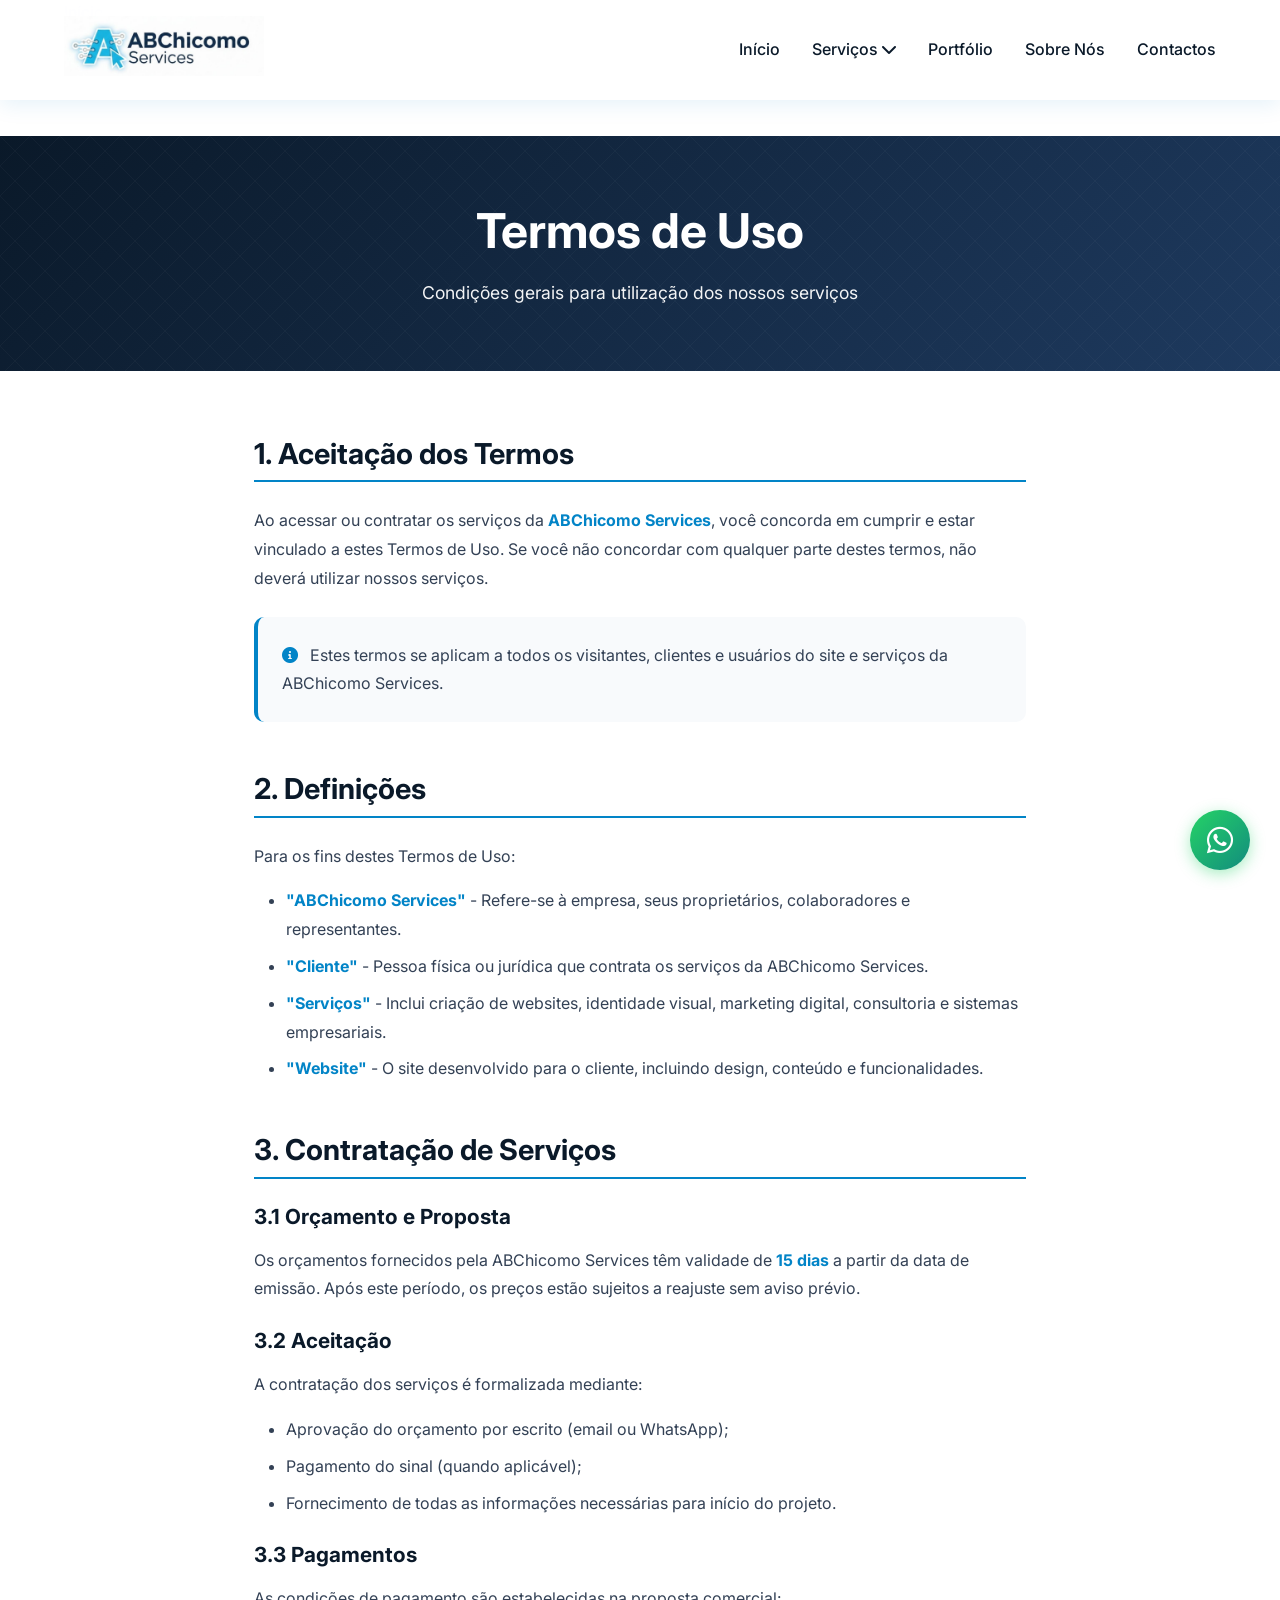
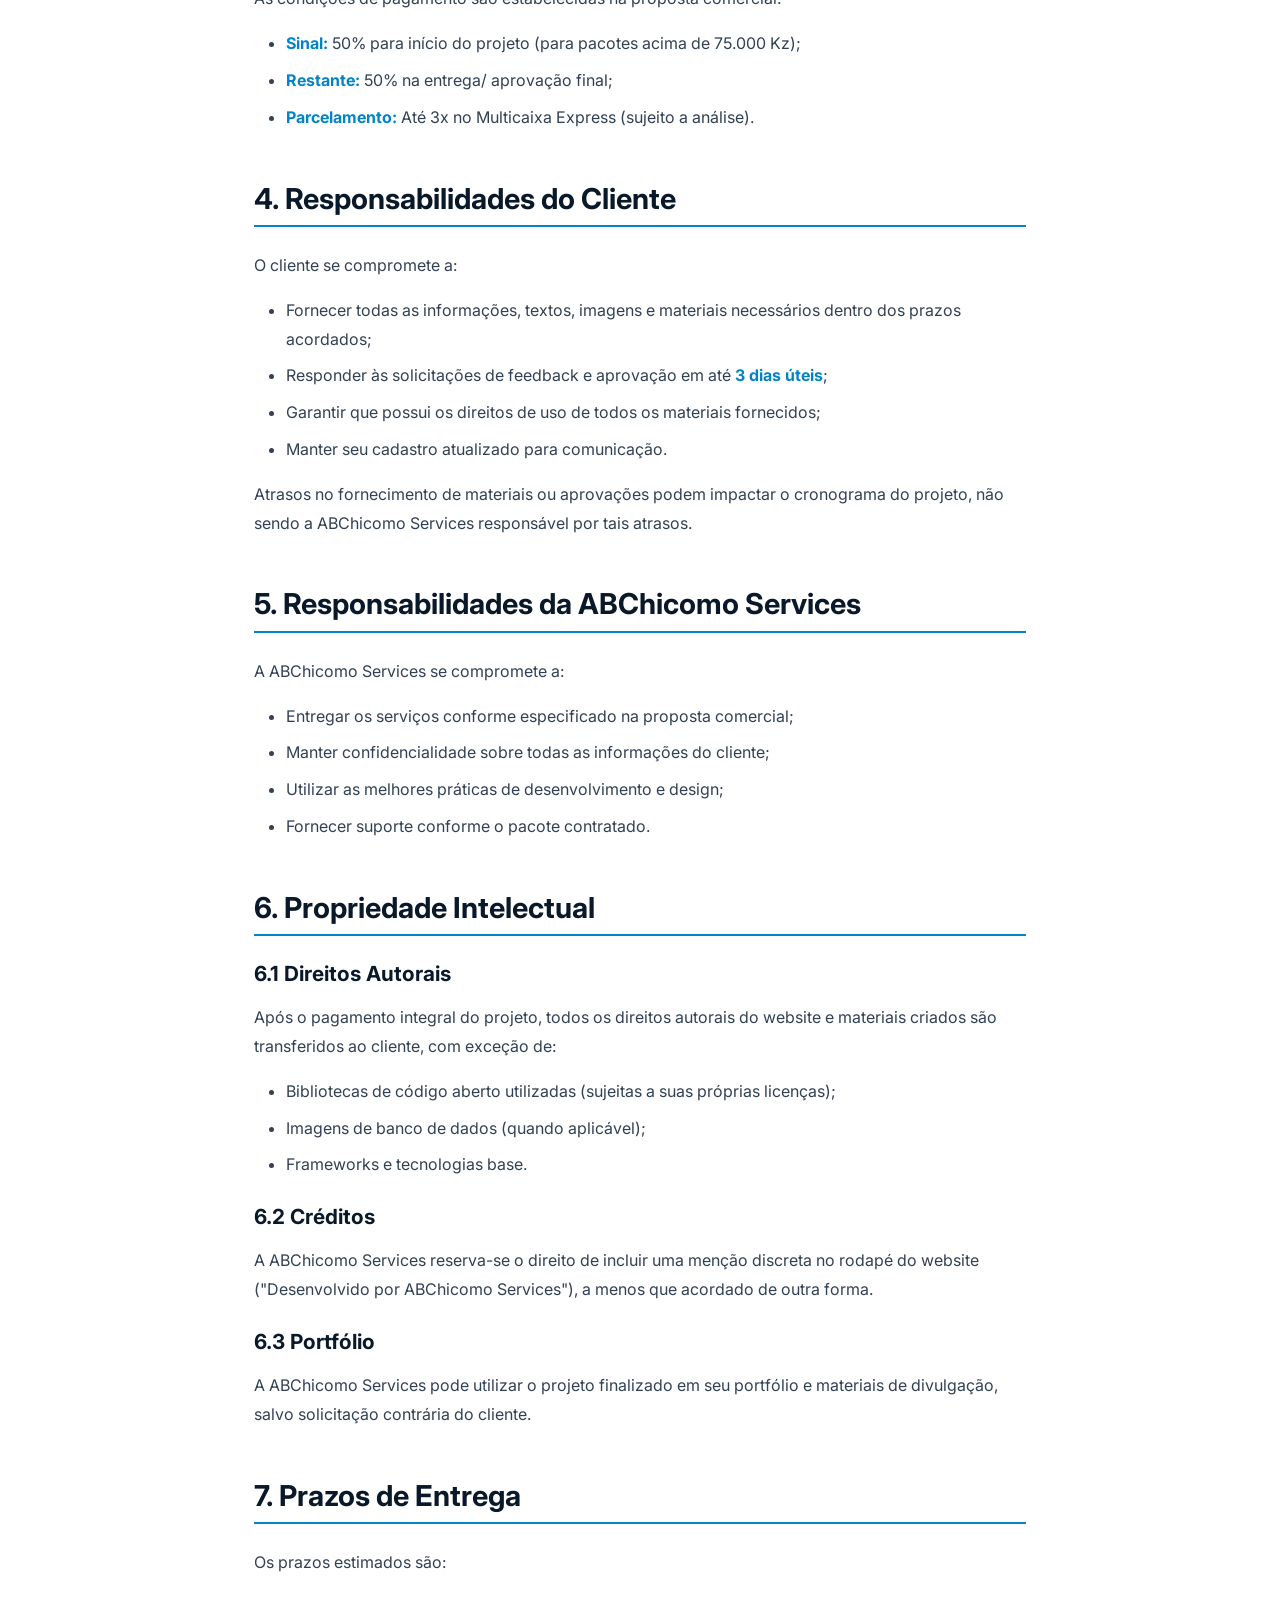
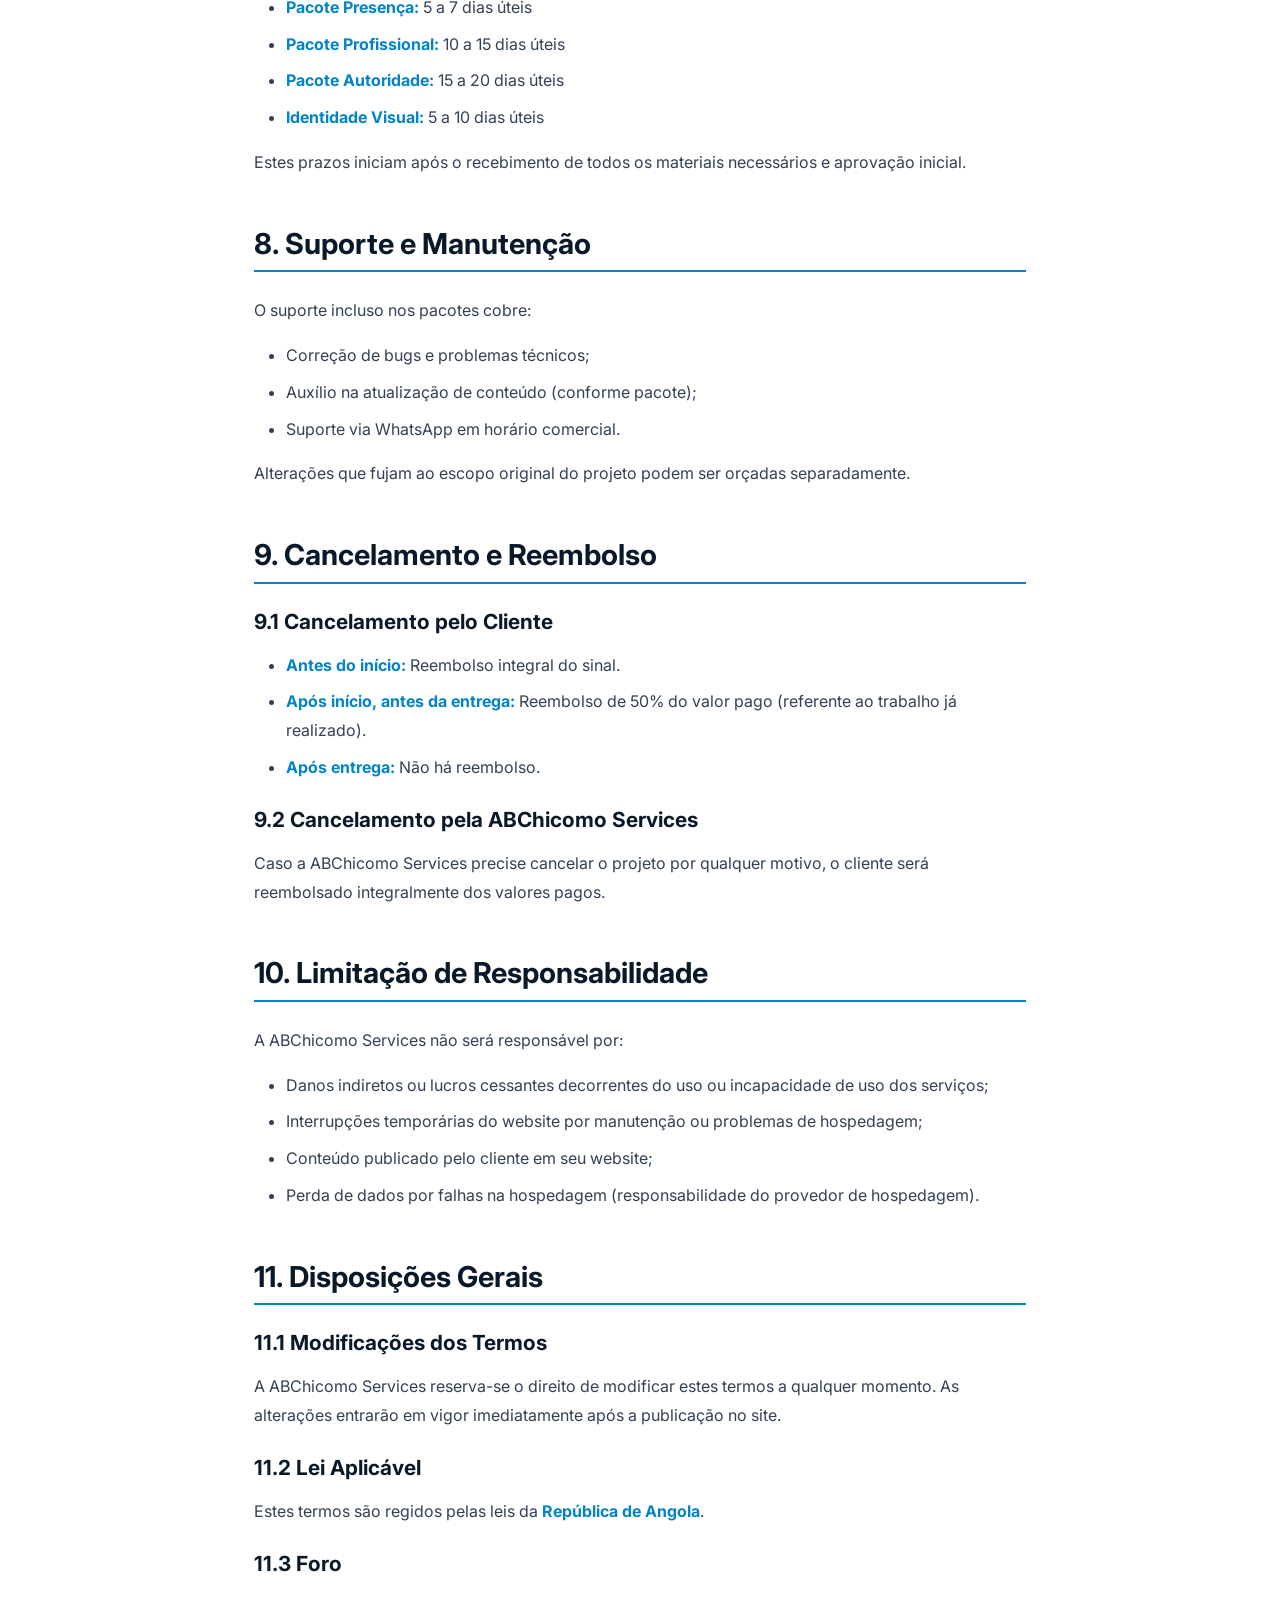
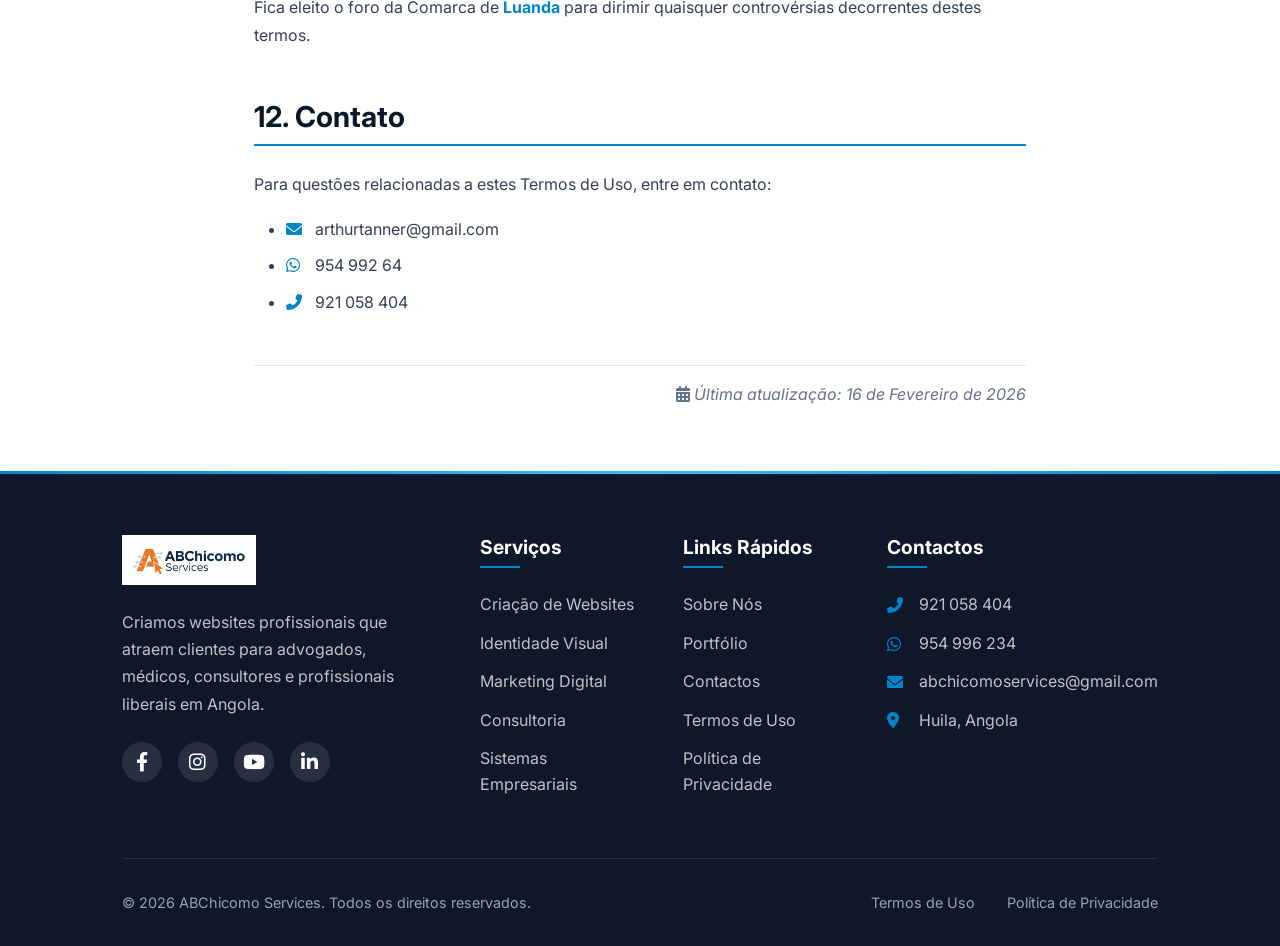
<file: termos.html>
<!DOCTYPE html>
<html lang="pt-AO">

<head>
    <meta charset="UTF-8">
    <meta name="viewport" content="width=device-width, initial-scale=1.0">
    <link rel="icon" type="image/x-icon" href="images/website/favicon.ico">

    <!-- Google tag (gtag.js) - Google Analytics -->
    <script async src="https://www.googletagmanager.com/gtag/js?id=G-79BJNDZDJR"></script>
    <script>
        window.dataLayer = window.dataLayer || [];
        function gtag() { dataLayer.push(arguments); }
        gtag('js', new Date());

        gtag('config', 'G-79BJNDZDJR');
    </script>

    <!-- TÍTULO OTIMIZADO -->
    <title>ABChicomo Services - Termos de Uso | Criação de Sites em Angola</title>

    <!-- META DESCRIPTION -->
    <meta name="description"
        content="Termos e condições de uso do site e serviços da ABChicomo Services. Leia atentamente antes de contratar nossos serviços de criação de websites.">

    <!-- AUTHOR -->
    <meta name="author" content="Artur Chicomo - ABChicomo Services">

    <!-- ROBOTS -->
    <meta name="robots" content="index, follow">

    <!-- FAVICON -->
    <link rel="icon" type="image/x-icon" href="images/website/favicon.ico">

    <!-- CSS PRINCIPAL -->
    <link rel="stylesheet" href="css/style.css">
    <link rel="stylesheet" href="css/responsive.css">
    <link rel="stylesheet" href="https://cdnjs.cloudflare.com/ajax/libs/font-awesome/6.0.0/css/all.min.css">
    <link href="https://fonts.googleapis.com/css2?family=Inter:wght@300;400;500;600;700&display=swap" rel="stylesheet">

    <style>
        /* Estilos específicos para páginas legais */
        .legal-hero {
            background: linear-gradient(135deg, var(--primary-color), var(--secondary-color));
            color: white;
            padding: 4rem 5%;
            text-align: center;
            position: relative;
            overflow: hidden;
        }

        .legal-hero::before {
            content: '';
            position: absolute;
            top: 0;
            left: 0;
            right: 0;
            bottom: 0;
            background: url('data:image/svg+xml,<svg xmlns="http://www.w3.org/2000/svg" viewBox="0 0 100 100" opacity="0.1"><path d="M0 0 L100 100 M100 0 L0 100" stroke="white" stroke-width="1"/></svg>');
            background-size: 30px 30px;
            animation: move 20s linear infinite;
        }

        @keyframes move {
            from {
                transform: translateX(-50%) translateY(-50%);
            }

            to {
                transform: translateX(50%) translateY(50%);
            }
        }

        .legal-hero .container {
            position: relative;
            z-index: 2;
        }

        .legal-hero h1 {
            color: white;
            font-size: clamp(2.2rem, 4vw, 3rem);
            margin-bottom: 1rem;
        }

        .legal-hero p {
            font-size: 1.1rem;
            opacity: 0.95;
            max-width: 700px;
            margin: 0 auto;
        }

        .legal-content {
            padding: 4rem 5%;
            max-width: 900px;
            margin: 0 auto;
            background: var(--white);
        }

        .legal-section {
            margin-bottom: 3rem;
        }

        .legal-section h2 {
            color: var(--primary-color);
            font-size: 1.8rem;
            margin-bottom: 1.5rem;
            padding-bottom: 0.5rem;
            border-bottom: 2px solid var(--accent-color);
        }

        .legal-section h3 {
            color: var(--primary-color);
            font-size: 1.3rem;
            margin: 1.5rem 0 1rem;
        }

        .legal-section p {
            margin-bottom: 1rem;
            line-height: 1.8;
            color: var(--text-color);
        }

        .legal-section ul,
        .legal-section ol {
            margin: 1rem 0 1rem 2rem;
            line-height: 1.8;
        }

        .legal-section li {
            margin-bottom: 0.5rem;
        }

        .legal-section strong {
            color: var(--accent-color);
        }

        .legal-highlight {
            background: var(--light-bg);
            padding: 1.5rem;
            border-radius: 10px;
            border-left: 4px solid var(--accent-color);
            margin: 1.5rem 0;
        }

        .legal-highlight p:last-child {
            margin-bottom: 0;
        }

        .last-updated {
            text-align: right;
            font-style: italic;
            color: var(--gray);
            margin-top: 3rem;
            padding-top: 1rem;
            border-top: 1px solid var(--gray-light);
        }

        @media (max-width: 768px) {
            .legal-content {
                padding: 2rem 1.5rem;
            }

            .legal-section h2 {
                font-size: 1.5rem;
            }

            .legal-section ul,
            .legal-section ol {
                margin-left: 1rem;
            }
        }
    </style>
</head>

<body>
    <!-- WhatsApp Button -->
    <a href="https://wa.me/244954996234?text=Olá!%20Tenho%20uma%20dúvida%20sobre%20os%20termos%20de%20uso"
        class="whatsapp-float" target="_blank">
        <i class="fab fa-whatsapp"></i>
    </a>

    <!-- Header -->
    <header>
        <nav>
            <div class="logo">
                <a href="index.html">
                    <img src="images/website/navbar.png" alt="ABChicomo Services" class="logo-img">
                </a>
            </div>
            <div class="hamburger">
                <span></span>
                <span></span>
                <span></span>
            </div>
            <ul class="nav-menu">
                <li><a href="index.html">Início</a></li>
                <li class="dropdown">
                    <a href="#" class="dropdown-toggle">Serviços <i class="fas fa-chevron-down"></i></a>
                    <div class="dropdown-content">
                        <a href="servicos/desenvolvimento.html">Criação de Websites</a>
                        <a href="servicos/identidade-visual.html">Identidade Visual</a>
                        <a href="servicos/marketing-digital.html">Marketing Digital</a>
                        <a href="servicos/consultoria.html">Consultoria</a>
                        <a href="servicos/sistemas.html">Sistemas Empresariais</a>
                    </div>
                </li>
                <li><a href="portfolio.html">Portfólio</a></li>
                <li><a href="sobre.html">Sobre Nós</a></li>
                <li><a href="contato.html">Contactos</a></li>
            </ul>
        </nav>
    </header>

    <!-- Breadcrumb -->
    <div class="breadcrumb">
        <div class="container">
            <ul>
                <li><a href="index.html">Início</a></li>
                <li>Termos de Uso</li>
            </ul>
        </div>
    </div>

    <main>
        <!-- Hero Section -->
        <section class="legal-hero">
            <div class="container">
                <h1>Termos de Uso</h1>
                <p>Condições gerais para utilização dos nossos serviços</p>
            </div>
        </section>

        <!-- Conteúdo Legal -->
        <section class="legal-content">
            <div class="legal-section">
                <h2>1. Aceitação dos Termos</h2>
                <p>Ao acessar ou contratar os serviços da <strong>ABChicomo Services</strong>, você concorda em cumprir
                    e estar vinculado a estes Termos de Uso. Se você não concordar com qualquer parte destes termos, não
                    deverá utilizar nossos serviços.</p>

                <div class="legal-highlight">
                    <p><i class="fas fa-info-circle" style="color: var(--accent-color); margin-right: 0.5rem;"></i>
                        Estes termos se aplicam a todos os visitantes, clientes e usuários do site e serviços da
                        ABChicomo Services.</p>
                </div>
            </div>

            <div class="legal-section">
                <h2>2. Definições</h2>
                <p>Para os fins destes Termos de Uso:</p>
                <ul>
                    <li><strong>"ABChicomo Services"</strong> - Refere-se à empresa, seus proprietários, colaboradores e
                        representantes.</li>
                    <li><strong>"Cliente"</strong> - Pessoa física ou jurídica que contrata os serviços da ABChicomo
                        Services.</li>
                    <li><strong>"Serviços"</strong> - Inclui criação de websites, identidade visual, marketing digital,
                        consultoria e sistemas empresariais.</li>
                    <li><strong>"Website"</strong> - O site desenvolvido para o cliente, incluindo design, conteúdo e
                        funcionalidades.</li>
                </ul>
            </div>

            <div class="legal-section">
                <h2>3. Contratação de Serviços</h2>

                <h3>3.1 Orçamento e Proposta</h3>
                <p>Os orçamentos fornecidos pela ABChicomo Services têm validade de <strong>15 dias</strong> a partir da
                    data de emissão. Após este período, os preços estão sujeitos a reajuste sem aviso prévio.</p>

                <h3>3.2 Aceitação</h3>
                <p>A contratação dos serviços é formalizada mediante:</p>
                <ul>
                    <li>Aprovação do orçamento por escrito (email ou WhatsApp);</li>
                    <li>Pagamento do sinal (quando aplicável);</li>
                    <li>Fornecimento de todas as informações necessárias para início do projeto.</li>
                </ul>

                <h3>3.3 Pagamentos</h3>
                <p>As condições de pagamento são estabelecidas na proposta comercial:</p>
                <ul>
                    <li><strong>Sinal:</strong> 50% para início do projeto (para pacotes acima de 75.000 Kz);</li>
                    <li><strong>Restante:</strong> 50% na entrega/ aprovação final;</li>
                    <li><strong>Parcelamento:</strong> Até 3x no Multicaixa Express (sujeito a análise).</li>
                </ul>
            </div>

            <div class="legal-section">
                <h2>4. Responsabilidades do Cliente</h2>
                <p>O cliente se compromete a:</p>
                <ul>
                    <li>Fornecer todas as informações, textos, imagens e materiais necessários dentro dos prazos
                        acordados;</li>
                    <li>Responder às solicitações de feedback e aprovação em até <strong>3 dias úteis</strong>;</li>
                    <li>Garantir que possui os direitos de uso de todos os materiais fornecidos;</li>
                    <li>Manter seu cadastro atualizado para comunicação.</li>
                </ul>

                <p>Atrasos no fornecimento de materiais ou aprovações podem impactar o cronograma do projeto, não sendo
                    a ABChicomo Services responsável por tais atrasos.</p>
            </div>

            <div class="legal-section">
                <h2>5. Responsabilidades da ABChicomo Services</h2>
                <p>A ABChicomo Services se compromete a:</p>
                <ul>
                    <li>Entregar os serviços conforme especificado na proposta comercial;</li>
                    <li>Manter confidencialidade sobre todas as informações do cliente;</li>
                    <li>Utilizar as melhores práticas de desenvolvimento e design;</li>
                    <li>Fornecer suporte conforme o pacote contratado.</li>
                </ul>
            </div>

            <div class="legal-section">
                <h2>6. Propriedade Intelectual</h2>

                <h3>6.1 Direitos Autorais</h3>
                <p>Após o pagamento integral do projeto, todos os direitos autorais do website e materiais criados são
                    transferidos ao cliente, com exceção de:</p>
                <ul>
                    <li>Bibliotecas de código aberto utilizadas (sujeitas a suas próprias licenças);</li>
                    <li>Imagens de banco de dados (quando aplicável);</li>
                    <li>Frameworks e tecnologias base.</li>
                </ul>

                <h3>6.2 Créditos</h3>
                <p>A ABChicomo Services reserva-se o direito de incluir uma menção discreta no rodapé do website
                    ("Desenvolvido por ABChicomo Services"), a menos que acordado de outra forma.</p>

                <h3>6.3 Portfólio</h3>
                <p>A ABChicomo Services pode utilizar o projeto finalizado em seu portfólio e materiais de divulgação,
                    salvo solicitação contrária do cliente.</p>
            </div>

            <div class="legal-section">
                <h2>7. Prazos de Entrega</h2>
                <p>Os prazos estimados são:</p>
                <ul>
                    <li><strong>Pacote Presença:</strong> 5 a 7 dias úteis</li>
                    <li><strong>Pacote Profissional:</strong> 10 a 15 dias úteis</li>
                    <li><strong>Pacote Autoridade:</strong> 15 a 20 dias úteis</li>
                    <li><strong>Identidade Visual:</strong> 5 a 10 dias úteis</li>
                </ul>
                <p>Estes prazos iniciam após o recebimento de todos os materiais necessários e aprovação inicial.</p>
            </div>

            <div class="legal-section">
                <h2>8. Suporte e Manutenção</h2>
                <p>O suporte incluso nos pacotes cobre:</p>
                <ul>
                    <li>Correção de bugs e problemas técnicos;</li>
                    <li>Auxílio na atualização de conteúdo (conforme pacote);</li>
                    <li>Suporte via WhatsApp em horário comercial.</li>
                </ul>
                <p>Alterações que fujam ao escopo original do projeto podem ser orçadas separadamente.</p>
            </div>

            <div class="legal-section">
                <h2>9. Cancelamento e Reembolso</h2>

                <h3>9.1 Cancelamento pelo Cliente</h3>
                <ul>
                    <li><strong>Antes do início:</strong> Reembolso integral do sinal.</li>
                    <li><strong>Após início, antes da entrega:</strong> Reembolso de 50% do valor pago (referente ao
                        trabalho já realizado).</li>
                    <li><strong>Após entrega:</strong> Não há reembolso.</li>
                </ul>

                <h3>9.2 Cancelamento pela ABChicomo Services</h3>
                <p>Caso a ABChicomo Services precise cancelar o projeto por qualquer motivo, o cliente será reembolsado
                    integralmente dos valores pagos.</p>
            </div>

            <div class="legal-section">
                <h2>10. Limitação de Responsabilidade</h2>
                <p>A ABChicomo Services não será responsável por:</p>
                <ul>
                    <li>Danos indiretos ou lucros cessantes decorrentes do uso ou incapacidade de uso dos serviços;</li>
                    <li>Interrupções temporárias do website por manutenção ou problemas de hospedagem;</li>
                    <li>Conteúdo publicado pelo cliente em seu website;</li>
                    <li>Perda de dados por falhas na hospedagem (responsabilidade do provedor de hospedagem).</li>
                </ul>
            </div>

            <div class="legal-section">
                <h2>11. Disposições Gerais</h2>

                <h3>11.1 Modificações dos Termos</h3>
                <p>A ABChicomo Services reserva-se o direito de modificar estes termos a qualquer momento. As alterações
                    entrarão em vigor imediatamente após a publicação no site.</p>

                <h3>11.2 Lei Aplicável</h3>
                <p>Estes termos são regidos pelas leis da <strong>República de Angola</strong>.</p>

                <h3>11.3 Foro</h3>
                <p>Fica eleito o foro da Comarca de <strong>Luanda</strong> para dirimir quaisquer controvérsias
                    decorrentes destes termos.</p>
            </div>

            <div class="legal-section">
                <h2>12. Contato</h2>
                <p>Para questões relacionadas a estes Termos de Uso, entre em contato:</p>
                <ul>
                    <li><i class="fas fa-envelope" style="color: var(--accent-color); width: 25px;"></i>
                        arthurtanner@gmail.com</li>
                    <li><i class="fab fa-whatsapp" style="color: var(--accent-color); width: 25px;"></i> 954 992 64</li>
                    <li><i class="fas fa-phone-alt" style="color: var(--accent-color); width: 25px;"></i> 921 058 404
                    </li>
                </ul>
            </div>

            <div class="last-updated">
                <p><i class="fas fa-calendar-alt"></i> Última atualização: 16 de Fevereiro de 2026</p>
            </div>
        </section>
    </main>


    <footer>
        <div class="container">
            <div class="footer-grid">
                <div class="footer-section">
                    <img src="images/website/footer.jpg" alt="ABChicomo Services" class="footer-logo">
                    <p class="footer-description">Criamos websites profissionais que atraem clientes para advogados,
                        médicos, consultores e profissionais liberais em Angola.</p>
                    <div class="footer-social">
                        <a href="https://facebook.com/ABChicomo" class="social-link" target="_blank"
                            aria-label="Facebook"><i class="fab fa-facebook-f"></i></a>
                        <a href="https://instagram.com/Abchicomo" class="social-link" target="_blank"
                            aria-label="Instagram"><i class="fab fa-instagram"></i></a>
                        <a href="https://www.youtube.com/@abchicomo" class="social-link" target="_blank"
                            aria-label="YouTube"><i class="fab fa-youtube"></i></a>
                        <a href="https://linkedin.com/company/abchicomo" class="social-link" target="_blank"
                            aria-label="LinkedIn"><i class="fab fa-linkedin-in"></i></a>
                    </div>
                </div>
                <div class="footer-section">
                    <h3>Serviços</h3>
                    <ul class="footer-links">
                        <li><a href="servicos/desenvolvimento.html">Criação de Websites</a></li>
                        <li><a href="servicos/identidade-visual.html">Identidade Visual</a></li>
                        <li><a href="servicos/marketing-digital.html">Marketing Digital</a></li>
                        <li><a href="servicos/consultoria.html">Consultoria</a></li>
                        <li><a href="servicos/sistemas.html">Sistemas Empresariais</a></li>
                    </ul>
                </div>
                <div class="footer-section">
                    <h3>Links Rápidos</h3>
                    <ul class="footer-links">
                        <li><a href="sobre.html">Sobre Nós</a></li>
                        <li><a href="portfolio.html">Portfólio</a></li>
                        <li><a href="contato.html">Contactos</a></li>
                        <li><a href="termos.html">Termos de Uso</a></li>
                        <li><a href="privacidade.html">Política de Privacidade</a></li>
                    </ul>
                </div>
                <div class="footer-section">
                    <h3>Contactos</h3>
                    <ul class="footer-contact">
                        <li><i class="fas fa-phone-alt"></i> 921 058 404</li>
                        <li><i class="fab fa-whatsapp"></i> 954 996 234</li>
                        <li><i class="fas fa-envelope"></i> abchicomoservices@gmail.com</li>
                        <li><i class="fas fa-map-marker-alt"></i> Huila, Angola</li>
                    </ul>
                </div>
            </div>
            <div class="footer-bottom">
                <div class="copyright">
                    <p>&copy; <span class="current-year">2024</span> ABChicomo Services. Todos os direitos reservados.
                    </p>
                </div>
                <div class="footer-bottom-links">
                    <a href="termos.html">Termos de Uso</a>
                    <a href="privacidade.html">Política de Privacidade</a>
                </div>
            </div>
        </div>
    </footer>

    <script src="js/main.js"></script>
</body>

</html>
</file>
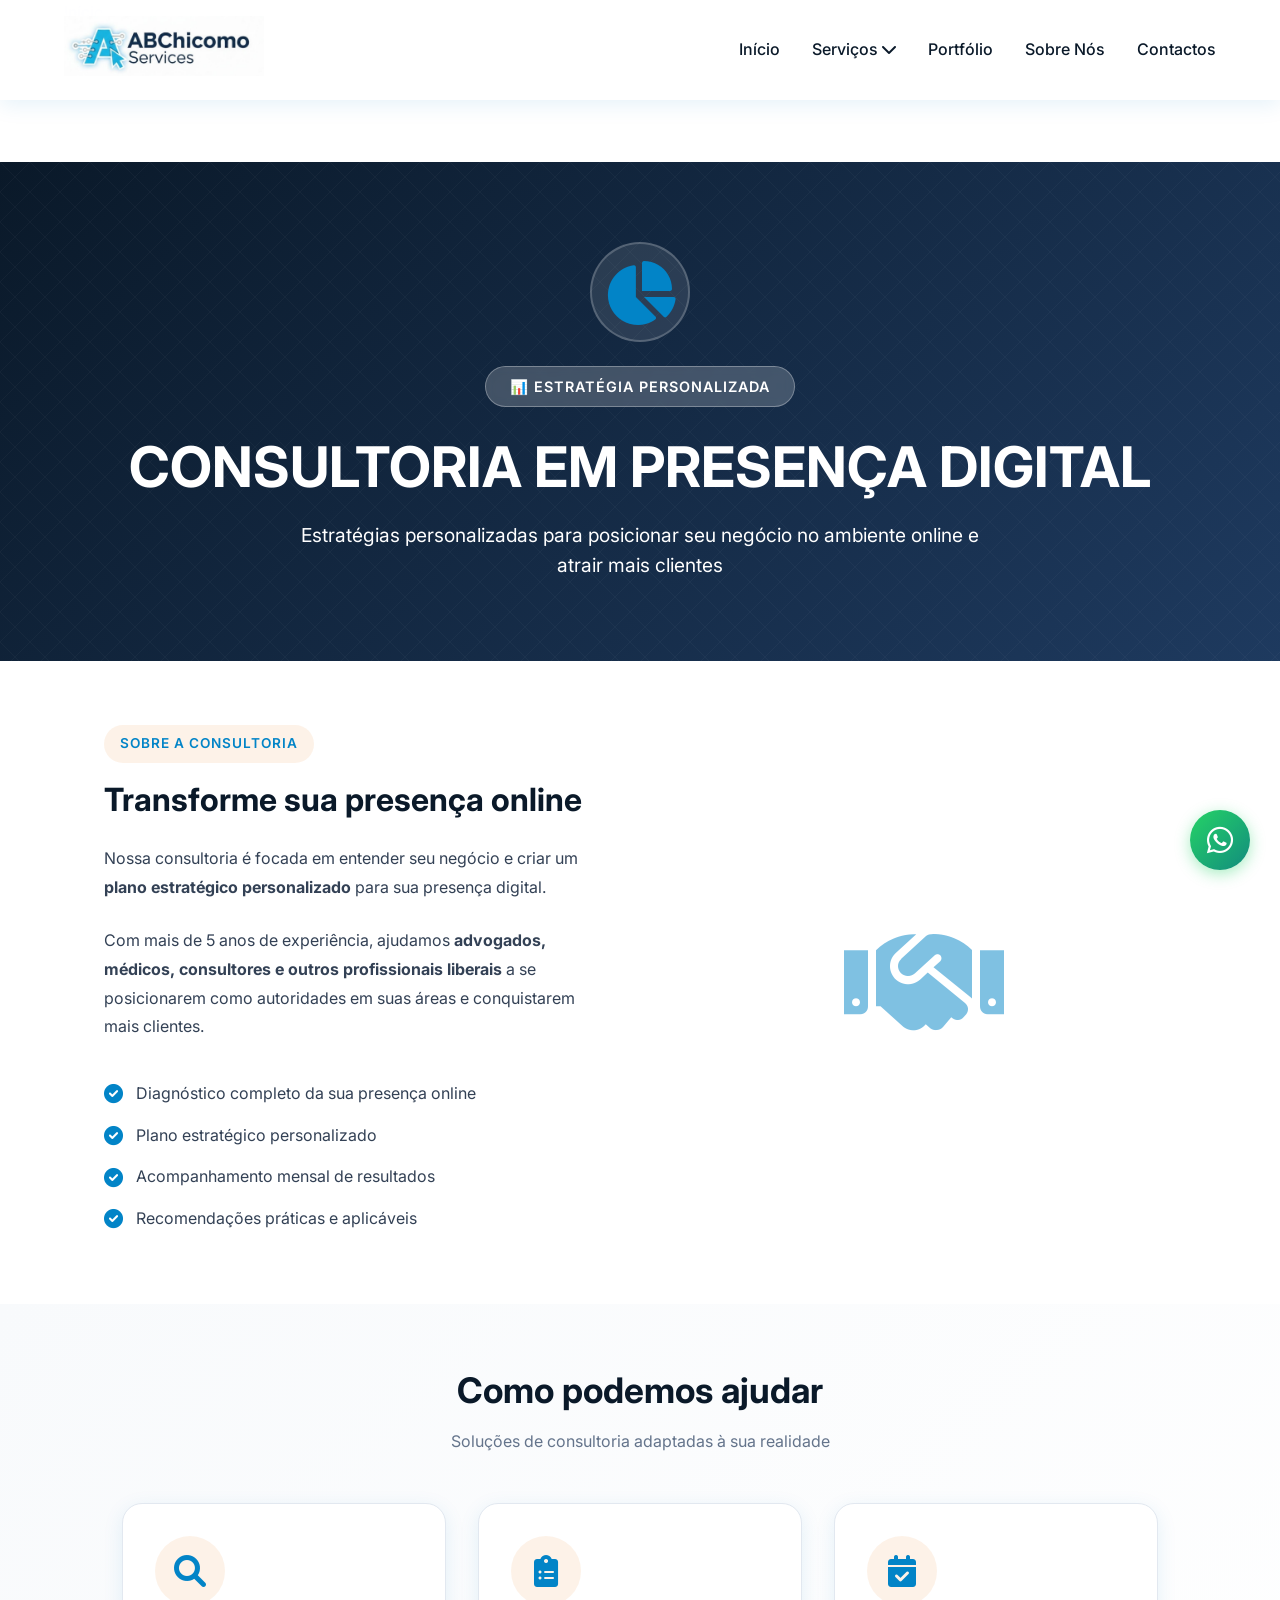
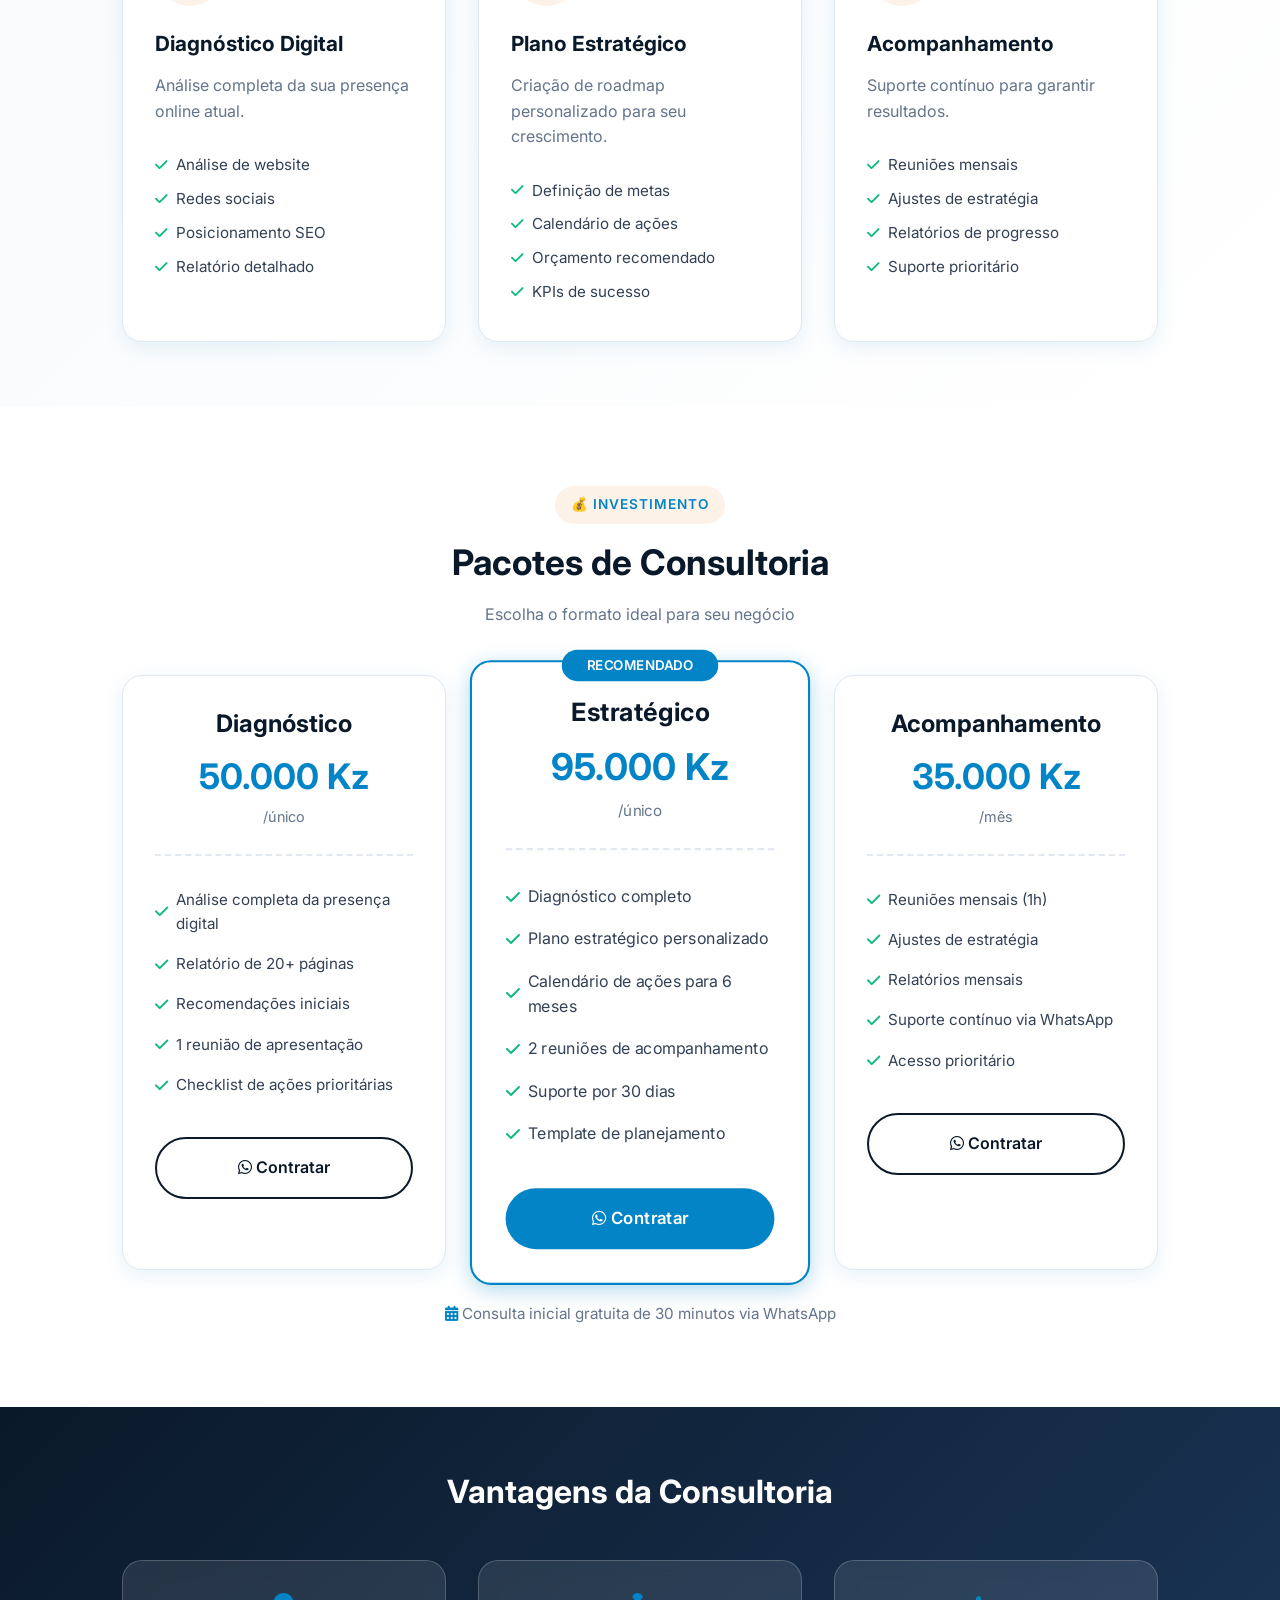
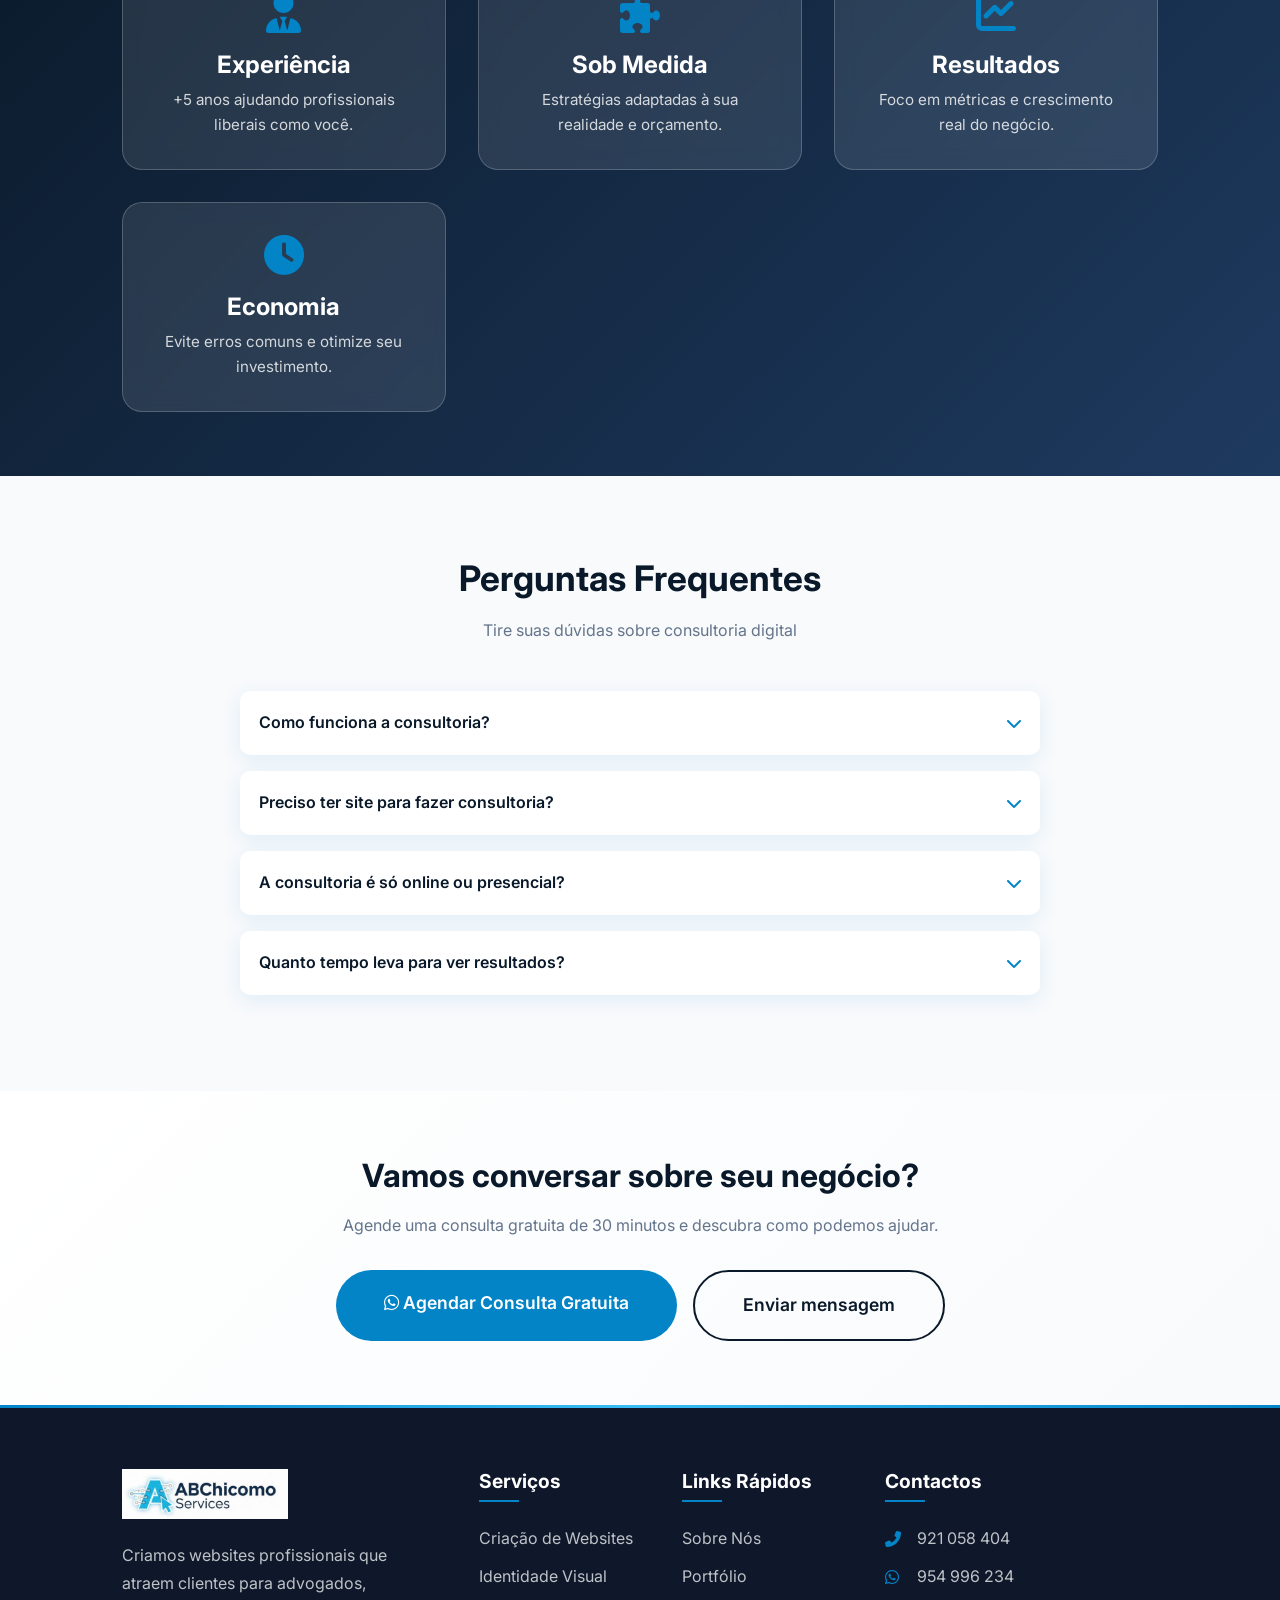
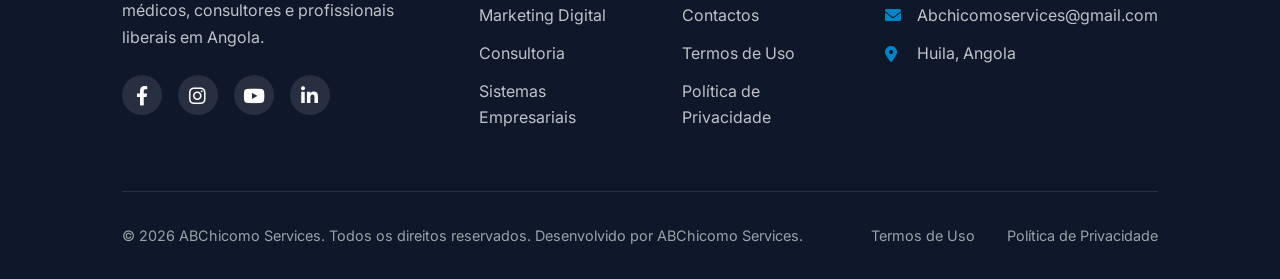
<file: servicos/consultoria.html>
<!DOCTYPE html>
<html lang="pt-AO">

<head>
    <meta charset="UTF-8">
    <meta name="viewport" content="width=device-width, initial-scale=1.0">
    <link rel="icon" type="image/x-icon" href="../images/website/favicon.ico">

    <!-- Google tag (gtag.js) - Google Analytics -->
    <script async src="https://www.googletagmanager.com/gtag/js?id=G-79BJNDZDJR"></script>
    <script>
        window.dataLayer = window.dataLayer || [];
        function gtag() { dataLayer.push(arguments); }
        gtag('js', new Date());

        gtag('config', 'G-79BJNDZDJR');
    </script>

    <!-- TÍTULO OTIMIZADO -->
    <title>ABChicomo Services - Consultoria em Presença Digital | Estratégias para Advogados, Médicos e Consultores em
        Angola</title>

    <!-- META DESCRIPTION -->
    <meta name="description"
        content="Consultoria especializada para profissionais liberais em Angola. Estratégias de presença online, posicionamento digital, SEO e marketing para atrair mais clientes.">

    <!-- PALAVRAS-CHAVE -->
    <meta name="keywords"
        content="consultoria digital Angola, presença online para advogados, estratégias para médicos, posicionamento digital, ABChicomo Services">

    <!-- AUTHOR -->
    <meta name="author" content="Artur Chicomo - ABChicomo Services">

    <!-- ROBOTS -->
    <meta name="robots" content="index, follow">

    <!-- OPEN GRAPH -->
    <meta property="og:title" content="Consultoria em Presença Digital - ABChicomo Services">
    <meta property="og:description"
        content="Estratégias personalizadas para posicionar seu negócio no ambiente digital em Angola.">
    <meta property="og:type" content="website">
    <meta property="og:url" content="https://abchicomo.vercel.com/servicos/consultoria.html">
    <meta property="og:image" content="https://abchicomo.vercel.com/images/website/ABChicomo.jpg">

    <!-- FAVICON -->
    <link rel="icon" type="image/x-icon" href="../images/website/favicon.ico">

    <!-- CSS -->
    <link rel="stylesheet" href="../css/style.css">
    <link rel="stylesheet" href="../css/responsive.css">
    <link rel="stylesheet" href="https://cdnjs.cloudflare.com/ajax/libs/font-awesome/6.0.0/css/all.min.css">
    <link href="https://fonts.googleapis.com/css2?family=Inter:wght@300;400;500;600;700&display=swap" rel="stylesheet">

    <style>
        /* ===== ESTILOS ESPECÍFICOS ===== */
        .service-hero {
            background: linear-gradient(135deg, var(--primary-color), var(--secondary-color));
            color: white;
            padding: 5rem 5%;
            text-align: center;
            position: relative;
            overflow: hidden;
        }

        .service-hero::before {
            content: '';
            position: absolute;
            top: 0;
            left: 0;
            right: 0;
            bottom: 0;
            background: url('data:image/svg+xml,<svg xmlns="http://www.w3.org/2000/svg" viewBox="0 0 100 100" opacity="0.1"><path d="M0 0 L100 100 M100 0 L0 100" stroke="white" stroke-width="1"/></svg>');
            background-size: 30px 30px;
            animation: move 20s linear infinite;
        }

        @keyframes move {
            from {
                transform: translateX(-50%) translateY(-50%);
            }

            to {
                transform: translateX(50%) translateY(50%);
            }
        }

        .service-hero .container {
            position: relative;
            z-index: 2;
        }

        .service-hero h1 {
            color: white;
            font-size: clamp(2.5rem, 5vw, 3.5rem);
            margin-bottom: 1rem;
            animation: fadeInUp 1s ease;
        }

        .service-hero p {
            font-size: 1.2rem;
            opacity: 0.95;
            max-width: 700px;
            margin: 0 auto;
            animation: fadeInUp 1s ease 0.2s both;
        }

        .hero-badge {
            display: inline-block;
            background: rgba(255, 255, 255, 0.2);
            color: white;
            padding: 0.5rem 1.5rem;
            border-radius: 50px;
            font-weight: 600;
            font-size: 0.9rem;
            letter-spacing: 1px;
            margin-bottom: 1.5rem;
            backdrop-filter: blur(5px);
            border: 1px solid rgba(255, 255, 255, 0.3);
        }

        .hero-icon {
            font-size: 4rem;
            margin-bottom: 1.5rem;
            color: var(--accent-color);
            background: rgba(255, 255, 255, 0.1);
            width: 100px;
            height: 100px;
            line-height: 100px;
            border-radius: 50%;
            margin: 0 auto 1.5rem;
            border: 2px solid rgba(255, 255, 255, 0.2);
        }

        .overview-grid {
            display: grid;
            grid-template-columns: 1fr 1fr;
            gap: 4rem;
            align-items: center;
            max-width: 1200px;
            margin: 0 auto;
            padding: 4rem 5%;
        }

        .overview-content h2 {
            font-size: 2rem;
            margin-bottom: 1.5rem;
            color: var(--primary-color);
        }

        .overview-content p {
            margin-bottom: 1.5rem;
            color: var(--text-color);
            line-height: 1.8;
        }

        .overview-list {
            list-style: none;
            margin-top: 2rem;
        }

        .overview-list li {
            padding: 0.5rem 0;
            display: flex;
            align-items: center;
            gap: 0.8rem;
        }

        .overview-list li i {
            color: var(--accent-color);
            font-size: 1.2rem;
        }

        .overview-image {
            text-align: center;
        }

        .overview-image i {
            font-size: 8rem;
            color: var(--accent-color);
            opacity: 0.5;
        }

        .services-detail {
            padding: 4rem 5%;
            background: linear-gradient(135deg, var(--light-bg), var(--white));
        }

        .section-header {
            text-align: center;
            margin-bottom: 3rem;
        }

        .section-header h2 {
            font-size: 2.2rem;
            color: var(--primary-color);
            margin-bottom: 1rem;
        }

        .section-header p {
            color: var(--gray);
            max-width: 700px;
            margin: 0 auto;
        }

        .detail-grid {
            display: grid;
            grid-template-columns: repeat(auto-fit, minmax(300px, 1fr));
            gap: 2rem;
            max-width: 1200px;
            margin: 0 auto;
        }

        .detail-card {
            background: var(--white);
            padding: 2rem;
            border-radius: 20px;
            box-shadow: var(--shadow);
            transition: var(--transition);
            border: 1px solid var(--gray-light);
        }

        .detail-card:hover {
            transform: translateY(-10px);
            box-shadow: var(--shadow-hover);
            border-color: var(--accent-color);
        }

        .detail-icon {
            width: 70px;
            height: 70px;
            background: rgba(230, 126, 34, 0.1);
            border-radius: 50%;
            display: flex;
            align-items: center;
            justify-content: center;
            margin-bottom: 1.5rem;
            font-size: 2rem;
            color: var(--accent-color);
            transition: var(--transition);
        }

        .detail-card:hover .detail-icon {
            background: var(--accent-color);
            color: white;
            transform: rotate(360deg);
        }

        .detail-card h3 {
            margin-bottom: 1rem;
            font-size: 1.3rem;
        }

        .detail-card p {
            color: var(--gray);
            margin-bottom: 1rem;
            line-height: 1.6;
        }

        .detail-list {
            list-style: none;
            margin-top: 1.5rem;
        }

        .detail-list li {
            padding: 0.3rem 0;
            display: flex;
            align-items: center;
            gap: 0.5rem;
            font-size: 0.95rem;
        }

        .detail-list li i {
            color: var(--success-color);
            font-size: 0.9rem;
        }

        .pricing-section {
            padding: 5rem 5%;
            background: var(--white);
        }

        .pricing-grid {
            display: grid;
            grid-template-columns: repeat(3, 1fr);
            gap: 2rem;
            max-width: 1200px;
            margin: 3rem auto 0;
        }

        .pricing-card {
            background: var(--white);
            border-radius: 20px;
            padding: 2rem;
            box-shadow: var(--shadow);
            border: 1px solid var(--gray-light);
            transition: var(--transition);
            position: relative;
        }

        .pricing-card:hover {
            transform: translateY(-10px);
            box-shadow: var(--shadow-hover);
            border-color: var(--accent-color);
        }

        .pricing-card.featured {
            border: 2px solid var(--accent-color);
            transform: scale(1.05);
            box-shadow: var(--shadow-accent);
            z-index: 2;
        }

        .pricing-card.featured:hover {
            transform: scale(1.05) translateY(-10px);
        }

        .pricing-badge {
            position: absolute;
            top: -12px;
            left: 50%;
            transform: translateX(-50%);
            background: var(--accent-color);
            color: white;
            padding: 0.3rem 1.5rem;
            border-radius: 50px;
            font-size: 0.8rem;
            font-weight: 600;
            white-space: nowrap;
        }

        .pricing-header {
            text-align: center;
            margin-bottom: 1.5rem;
            padding-bottom: 1.5rem;
            border-bottom: 2px dashed var(--gray-light);
        }

        .pricing-header h3 {
            font-size: 1.5rem;
            margin-bottom: 0.5rem;
        }

        .price {
            font-size: 2.2rem;
            font-weight: 700;
            color: var(--accent-color);
        }

        .period {
            font-size: 0.9rem;
            color: var(--gray);
        }

        .pricing-features {
            list-style: none;
            margin-bottom: 2rem;
        }

        .pricing-features li {
            padding: 0.5rem 0;
            display: flex;
            align-items: center;
            gap: 0.5rem;
            font-size: 0.95rem;
        }

        .pricing-features li i {
            color: var(--success-color);
        }

        .pricing-footer {
            text-align: center;
        }

        .pricing-note {
            text-align: center;
            color: var(--gray);
            margin-top: 2rem;
            font-size: 0.95rem;
        }

        .pricing-note i {
            color: var(--accent-color);
        }

        .benefits-section {
            padding: 4rem 5%;
            background: linear-gradient(135deg, var(--primary-color), var(--secondary-color));
            color: white;
        }

        .benefits-section h2 {
            color: white;
            text-align: center;
            font-size: 2rem;
            margin-bottom: 3rem;
        }

        .benefits-grid {
            display: grid;
            grid-template-columns: repeat(auto-fit, minmax(250px, 1fr));
            gap: 2rem;
            max-width: 1200px;
            margin: 0 auto;
        }

        .benefit-item {
            text-align: center;
            padding: 2rem;
            background: rgba(255, 255, 255, 0.1);
            border-radius: 20px;
            backdrop-filter: blur(10px);
            border: 1px solid rgba(255, 255, 255, 0.2);
            transition: var(--transition);
        }

        .benefit-item:hover {
            transform: translateY(-10px);
            background: rgba(255, 255, 255, 0.15);
        }

        .benefit-item i {
            font-size: 2.5rem;
            color: var(--accent-color);
            margin-bottom: 1rem;
        }

        .benefit-item h3 {
            color: white;
            margin-bottom: 0.5rem;
        }

        .benefit-item p {
            color: rgba(255, 255, 255, 0.8);
            font-size: 0.95rem;
        }

        .faq-section {
            padding: 5rem 5%;
            background: var(--light-bg);
        }

        .faq-grid {
            max-width: 800px;
            margin: 3rem auto 0;
        }

        .faq-item {
            background: var(--white);
            border-radius: 10px;
            margin-bottom: 1rem;
            overflow: hidden;
            box-shadow: var(--shadow);
        }

        .faq-question {
            padding: 1.2rem;
            cursor: pointer;
            display: flex;
            justify-content: space-between;
            align-items: center;
            font-weight: 600;
            color: var(--primary-color);
            transition: var(--transition);
        }

        .faq-question:hover {
            background: var(--light-bg);
        }

        .faq-question i {
            transition: var(--transition);
            color: var(--accent-color);
        }

        .faq-question.active i {
            transform: rotate(180deg);
        }

        .faq-answer {
            padding: 0 1.2rem 1.2rem;
            color: var(--gray);
            display: none;
        }

        .faq-answer.show {
            display: block;
        }

        .cta-section {
            padding: 4rem 5%;
            text-align: center;
            background: linear-gradient(135deg, var(--white), var(--light-bg));
        }

        .cta-section h2 {
            font-size: 2rem;
            margin-bottom: 1rem;
        }

        .cta-section p {
            color: var(--gray);
            margin-bottom: 2rem;
            max-width: 600px;
            margin-left: auto;
            margin-right: auto;
        }

        .cta-buttons {
            display: flex;
            gap: 1rem;
            justify-content: center;
            flex-wrap: wrap;
        }

        @media (max-width: 992px) {
            .overview-grid {
                grid-template-columns: 1fr;
                gap: 2rem;
            }

            .pricing-grid {
                grid-template-columns: repeat(2, 1fr);
            }

            .pricing-card.featured {
                grid-column: span 2;
                transform: scale(1);
            }
        }

        @media (max-width: 768px) {
            .pricing-grid {
                grid-template-columns: 1fr;
            }

            .pricing-card.featured {
                grid-column: auto;
            }

            .cta-buttons {
                flex-direction: column;
                align-items: center;
            }
        }
    </style>
</head>

<body>
    <!-- WhatsApp Button -->
    <a href="https://wa.me/244954996234?text=Olá!%20Gostaria%20de%20saber%20mais%20sobre%20Consultoria%20Digital%20para%20meu%20negócio"
        class="whatsapp-float" target="_blank">
        <i class="fab fa-whatsapp"></i>
    </a>

    <!-- Header -->
    <header>
        <nav>
            <div class="logo">
                <a href="../index.html">
                    <img src="../images/website/navbar.png" alt="ABChicomo Services" class="logo-img">
                </a>
            </div>
            <div class="hamburger">
                <span></span>
                <span></span>
                <span></span>
            </div>
            <ul class="nav-menu">
                <li><a href="../index.html">Início</a></li>
                <li class="dropdown">
                    <a href="#" class="dropdown-toggle">Serviços <i class="fas fa-chevron-down"></i></a>
                    <div class="dropdown-content">
                        <a href="desenvolvimento.html">Criação de Websites</a>
                        <a href="identidade-visual.html">Identidade Visual</a>
                        <a href="marketing-digital.html">Marketing Digital</a>
                        <a href="consultoria.html" class="active">Consultoria</a>
                        <a href="sistemas.html">Sistemas Empresariais</a>
                    </div>
                </li>
                <li><a href="../portfolio.html">Portfólio</a></li>
                <li><a href="../sobre.html">Sobre Nós</a></li>
                <li><a href="../contato.html">Contactos</a></li>
            </ul>
        </nav>
    </header>

    <!-- Breadcrumb -->
    <div class="breadcrumb">
        <div class="container">
            <ul>
                <li><a href="../index.html">Início</a></li>
                <li><a href="#">Serviços</a></li>
                <li>Consultoria</li>
            </ul>
        </div>
    </div>

    <main>
        <!-- Hero Section -->
        <section class="service-hero">
            <div class="container">
                <div class="hero-icon">
                    <i class="fas fa-chart-pie"></i>
                </div>
                <span class="hero-badge">📊 ESTRATÉGIA PERSONALIZADA</span>
                <h1>CONSULTORIA EM PRESENÇA DIGITAL</h1>
                <p>Estratégias personalizadas para posicionar seu negócio no ambiente online e atrair mais clientes</p>
            </div>
        </section>

        <!-- Overview -->
        <section class="overview-grid">
            <div class="overview-content">
                <span class="section-badge">SOBRE A CONSULTORIA</span>
                <h2>Transforme sua presença online</h2>
                <p>Nossa consultoria é focada em entender seu negócio e criar um <strong>plano estratégico
                        personalizado</strong> para sua presença digital.</p>
                <p>Com mais de 5 anos de experiência, ajudamos <strong>advogados, médicos, consultores e outros
                        profissionais liberais</strong> a se posicionarem como autoridades em suas áreas e conquistarem
                    mais clientes.</p>
                <ul class="overview-list">
                    <li><i class="fas fa-check-circle"></i> Diagnóstico completo da sua presença online</li>
                    <li><i class="fas fa-check-circle"></i> Plano estratégico personalizado</li>
                    <li><i class="fas fa-check-circle"></i> Acompanhamento mensal de resultados</li>
                    <li><i class="fas fa-check-circle"></i> Recomendações práticas e aplicáveis</li>
                </ul>
            </div>
            <div class="overview-image">
                <i class="fas fa-handshake"></i>
            </div>
        </section>

        <!-- Serviços de Consultoria -->
        <section class="services-detail">
            <div class="container">
                <div class="section-header">
                    <h2>Como podemos ajudar</h2>
                    <p>Soluções de consultoria adaptadas à sua realidade</p>
                </div>
                <div class="detail-grid">
                    <div class="detail-card">
                        <div class="detail-icon"><i class="fas fa-search"></i></div>
                        <h3>Diagnóstico Digital</h3>
                        <p>Análise completa da sua presença online atual.</p>
                        <ul class="detail-list">
                            <li><i class="fas fa-check"></i> Análise de website</li>
                            <li><i class="fas fa-check"></i> Redes sociais</li>
                            <li><i class="fas fa-check"></i> Posicionamento SEO</li>
                            <li><i class="fas fa-check"></i> Relatório detalhado</li>
                        </ul>
                    </div>
                    <div class="detail-card">
                        <div class="detail-icon"><i class="fas fa-clipboard-list"></i></div>
                        <h3>Plano Estratégico</h3>
                        <p>Criação de roadmap personalizado para seu crescimento.</p>
                        <ul class="detail-list">
                            <li><i class="fas fa-check"></i> Definição de metas</li>
                            <li><i class="fas fa-check"></i> Calendário de ações</li>
                            <li><i class="fas fa-check"></i> Orçamento recomendado</li>
                            <li><i class="fas fa-check"></i> KPIs de sucesso</li>
                        </ul>
                    </div>
                    <div class="detail-card">
                        <div class="detail-icon"><i class="fas fa-calendar-check"></i></div>
                        <h3>Acompanhamento</h3>
                        <p>Suporte contínuo para garantir resultados.</p>
                        <ul class="detail-list">
                            <li><i class="fas fa-check"></i> Reuniões mensais</li>
                            <li><i class="fas fa-check"></i> Ajustes de estratégia</li>
                            <li><i class="fas fa-check"></i> Relatórios de progresso</li>
                            <li><i class="fas fa-check"></i> Suporte prioritário</li>
                        </ul>
                    </div>
                </div>
            </div>
        </section>

        <!-- Pacotes de Consultoria -->
        <section class="pricing-section">
            <div class="container">
                <div class="section-header">
                    <span class="section-badge">💰 INVESTIMENTO</span>
                    <h2>Pacotes de Consultoria</h2>
                    <p>Escolha o formato ideal para seu negócio</p>
                </div>

                <div class="pricing-grid">
                    <div class="pricing-card">
                        <div class="pricing-header">
                            <h3>Diagnóstico</h3>
                            <div class="price">50.000 Kz</div>
                            <span class="period">/único</span>
                        </div>
                        <ul class="pricing-features">
                            <li><i class="fas fa-check"></i> Análise completa da presença digital</li>
                            <li><i class="fas fa-check"></i> Relatório de 20+ páginas</li>
                            <li><i class="fas fa-check"></i> Recomendações iniciais</li>
                            <li><i class="fas fa-check"></i> 1 reunião de apresentação</li>
                            <li><i class="fas fa-check"></i> Checklist de ações prioritárias</li>
                        </ul>
                        <div class="pricing-footer">
                            <a href="https://wa.me/244954996234?text=Olá!%20Quero%20o%20Pacote%20Diagnóstico%20(50.000%20Kz)%20para%20consultoria"
                                class="btn btn-outline btn-block" target="_blank">
                                <i class="fab fa-whatsapp"></i> Contratar
                            </a>
                        </div>
                    </div>

                    <div class="pricing-card featured">
                        <div class="pricing-badge">RECOMENDADO</div>
                        <div class="pricing-header">
                            <h3>Estratégico</h3>
                            <div class="price">95.000 Kz</div>
                            <span class="period">/único</span>
                        </div>
                        <ul class="pricing-features">
                            <li><i class="fas fa-check"></i> Diagnóstico completo</li>
                            <li><i class="fas fa-check"></i> Plano estratégico personalizado</li>
                            <li><i class="fas fa-check"></i> Calendário de ações para 6 meses</li>
                            <li><i class="fas fa-check"></i> 2 reuniões de acompanhamento</li>
                            <li><i class="fas fa-check"></i> Suporte por 30 dias</li>
                            <li><i class="fas fa-check"></i> Template de planejamento</li>
                        </ul>
                        <div class="pricing-footer">
                            <a href="https://wa.me/244954996234?text=Olá!%20Quero%20o%20Pacote%20Estratégico%20(95.000%20Kz)%20para%20consultoria"
                                class="btn btn-primary btn-block" target="_blank">
                                <i class="fab fa-whatsapp"></i> Contratar
                            </a>
                        </div>
                    </div>

                    <div class="pricing-card">
                        <div class="pricing-header">
                            <h3>Acompanhamento</h3>
                            <div class="price">35.000 Kz</div>
                            <span class="period">/mês</span>
                        </div>
                        <ul class="pricing-features">
                            <li><i class="fas fa-check"></i> Reuniões mensais (1h)</li>
                            <li><i class="fas fa-check"></i> Ajustes de estratégia</li>
                            <li><i class="fas fa-check"></i> Relatórios mensais</li>
                            <li><i class="fas fa-check"></i> Suporte contínuo via WhatsApp</li>
                            <li><i class="fas fa-check"></i> Acesso prioritário</li>
                        </ul>
                        <div class="pricing-footer">
                            <a href="https://wa.me/244954996234?text=Olá!%20Quero%20o%20Pacote%20Acompanhamento%20(35.000%20Kz/mês)%20para%20consultoria"
                                class="btn btn-outline btn-block" target="_blank">
                                <i class="fab fa-whatsapp"></i> Contratar
                            </a>
                        </div>
                    </div>
                </div>

                <div class="pricing-note">
                    <p><i class="fas fa-calendar-alt"></i> Consulta inicial gratuita de 30 minutos via WhatsApp</p>
                </div>
            </div>
        </section>

        <!-- Benefícios -->
        <section class="benefits-section">
            <div class="container">
                <h2>Vantagens da Consultoria</h2>
                <div class="benefits-grid">
                    <div class="benefit-item">
                        <i class="fas fa-user-tie"></i>
                        <h3>Experiência</h3>
                        <p>+5 anos ajudando profissionais liberais como você.</p>
                    </div>
                    <div class="benefit-item">
                        <i class="fas fa-puzzle-piece"></i>
                        <h3>Sob Medida</h3>
                        <p>Estratégias adaptadas à sua realidade e orçamento.</p>
                    </div>
                    <div class="benefit-item">
                        <i class="fas fa-chart-line"></i>
                        <h3>Resultados</h3>
                        <p>Foco em métricas e crescimento real do negócio.</p>
                    </div>
                    <div class="benefit-item">
                        <i class="fas fa-clock"></i>
                        <h3>Economia</h3>
                        <p>Evite erros comuns e otimize seu investimento.</p>
                    </div>
                </div>
            </div>
        </section>

        <!-- FAQ -->
        <section class="faq-section">
            <div class="container">
                <div class="section-header">
                    <h2>Perguntas Frequentes</h2>
                    <p>Tire suas dúvidas sobre consultoria digital</p>
                </div>

                <div class="faq-grid">
                    <div class="faq-item">
                        <div class="faq-question" onclick="toggleFaq(this)">
                            <span>Como funciona a consultoria?</span>
                            <i class="fas fa-chevron-down"></i>
                        </div>
                        <div class="faq-answer">
                            <p>Primeiro fazemos uma reunião inicial para entender seu negócio e objetivos. Depois
                                realizamos um diagnóstico completo e entregamos um plano estratégico personalizado com
                                ações práticas.</p>
                        </div>
                    </div>

                    <div class="faq-item">
                        <div class="faq-question" onclick="toggleFaq(this)">
                            <span>Preciso ter site para fazer consultoria?</span>
                            <i class="fas fa-chevron-down"></i>
                        </div>
                        <div class="faq-answer">
                            <p>Não! Nossa consultoria pode ajudar tanto quem já tem site (para melhorar resultados)
                                quanto quem ainda não tem (para planejar a melhor estratégia de lançamento).</p>
                        </div>
                    </div>

                    <div class="faq-item">
                        <div class="faq-question" onclick="toggleFaq(this)">
                            <span>A consultoria é só online ou presencial?</span>
                            <i class="fas fa-chevron-down"></i>
                        </div>
                        <div class="faq-answer">
                            <p>Oferecemos consultoria online por WhatsApp/videochamada para maior comodidade, ou
                                presencial em Luanda mediante agendamento.</p>
                        </div>
                    </div>

                    <div class="faq-item">
                        <div class="faq-question" onclick="toggleFaq(this)">
                            <span>Quanto tempo leva para ver resultados?</span>
                            <i class="fas fa-chevron-down"></i>
                        </div>
                        <div class="faq-answer">
                            <p>Depende do seu momento atual, mas geralmente os primeiros resultados começam a aparecer
                                em 30 a 60 dias após a implementação das estratégias.</p>
                        </div>
                    </div>
                </div>
            </div>
        </section>

        <!-- CTA -->
        <section class="cta-section">
            <div class="container">
                <h2>Vamos conversar sobre seu negócio?</h2>
                <p>Agende uma consulta gratuita de 30 minutos e descubra como podemos ajudar.</p>
                <div class="cta-buttons">
                    <a href="https://wa.me/244954996234?text=Olá!%20Quero%20agendar%20uma%20consulta%20gratuita%20de%2030%20minutos"
                        class="btn btn-primary btn-large" target="_blank">
                        <i class="fab fa-whatsapp"></i> Agendar Consulta Gratuita
                    </a>
                    <a href="../contato.html" class="btn btn-outline btn-large">Enviar mensagem</a>
                </div>
            </div>
        </section>
    </main>

    <!-- Footer -->
    <footer>
        <div class="container">
            <div class="footer-grid">
                <div class="footer-section">
                    <img src="../images/website/navbar.png" alt="ABChicomo Services" class="footer-logo"
                        onerror="this.style.display='none'; this.nextElementSibling.style.display='block';">
                    <h3 class="footer-logo-fallback" style="display:none;">ABChicomo<span>Services</span></h3>
                    <p class="footer-description">Criamos websites profissionais que atraem clientes para advogados,
                        médicos, consultores e profissionais liberais em Angola.</p>
                    <div class="footer-social">
                        <a href="https://facebook.com/ABChicomo" class="social-link" target="_blank"
                            aria-label="Facebook"><i class="fab fa-facebook-f"></i></a>
                        <a href="https://instagram.com/Abchicomo" class="social-link" target="_blank"
                            aria-label="Instagram"><i class="fab fa-instagram"></i></a>
                        <a href="https://www.youtube.com/@abchicomo" class="social-link" target="_blank"
                            aria-label="YouTube"><i class="fab fa-youtube"></i></a>
                        <a href="https://linkedin.com/company/abchicomo" class="social-link" target="_blank"
                            aria-label="LinkedIn"><i class="fab fa-linkedin-in"></i></a>
                    </div>
                </div>

                <div class="footer-section">
                    <h3>Serviços</h3>
                    <ul class="footer-links">
                        <li><a href="desenvolvimento.html">Criação de Websites</a></li>
                        <li><a href="identidade-visual.html">Identidade Visual</a></li>
                        <li><a href="marketing-digital.html">Marketing Digital</a></li>
                        <li><a href="consultoria.html">Consultoria</a></li>
                        <li><a href="sistemas.html">Sistemas Empresariais</a></li>
                    </ul>
                </div>

                <div class="footer-section">
                    <h3>Links Rápidos</h3>
                    <ul class="footer-links">
                        <li><a href="../sobre.html">Sobre Nós</a></li>
                        <li><a href="../portfolio.html">Portfólio</a></li>
                        <li><a href="../contato.html">Contactos</a></li>
                        <li><a href="../termos.html">Termos de Uso</a></li>
                        <li><a href="../privacidade.html">Política de Privacidade</a></li>
                    </ul>
                </div>

                <div class="footer-section">
                    <h3>Contactos</h3>
                    <ul class="footer-contact">
                        <li><i class="fas fa-phone-alt"></i> 921 058 404</li>
                        <li><i class="fab fa-whatsapp"></i> 954 996 234</li>
                        <li><i class="fas fa-envelope"></i> Abchicomoservices@gmail.com</li>
                        <li><i class="fas fa-map-marker-alt"></i> Huila, Angola</li>
                    </ul>
                </div>
            </div>

            <div class="footer-bottom">
                <div class="copyright">
                    <p>&copy; <span class="current-year">2024</span> ABChicomo Services. Todos os direitos reservados.
                        Desenvolvido por ABChicomo Services.</p>
                </div>
                <div class="footer-bottom-links">
                    <a href="../termos.html">Termos de Uso</a>
                    <a href="../privacidade.html">Política de Privacidade</a>
                </div>
            </div>
        </div>
    </footer>

    <script>
        function toggleFaq(element) {
            element.classList.toggle('active');
            const answer = element.nextElementSibling;
            answer.classList.toggle('show');

            const icon = element.querySelector('i');
            icon.style.transform = answer.classList.contains('show') ? 'rotate(180deg)' : 'rotate(0deg)';
        }

        document.addEventListener('DOMContentLoaded', function () {
            const yearElements = document.querySelectorAll('.current-year');
            const currentYear = new Date().getFullYear();
            yearElements.forEach(el => el.textContent = currentYear);
        });
    </script>
    <script src="../js/main.js"></script>
</body>

</html>
</file>
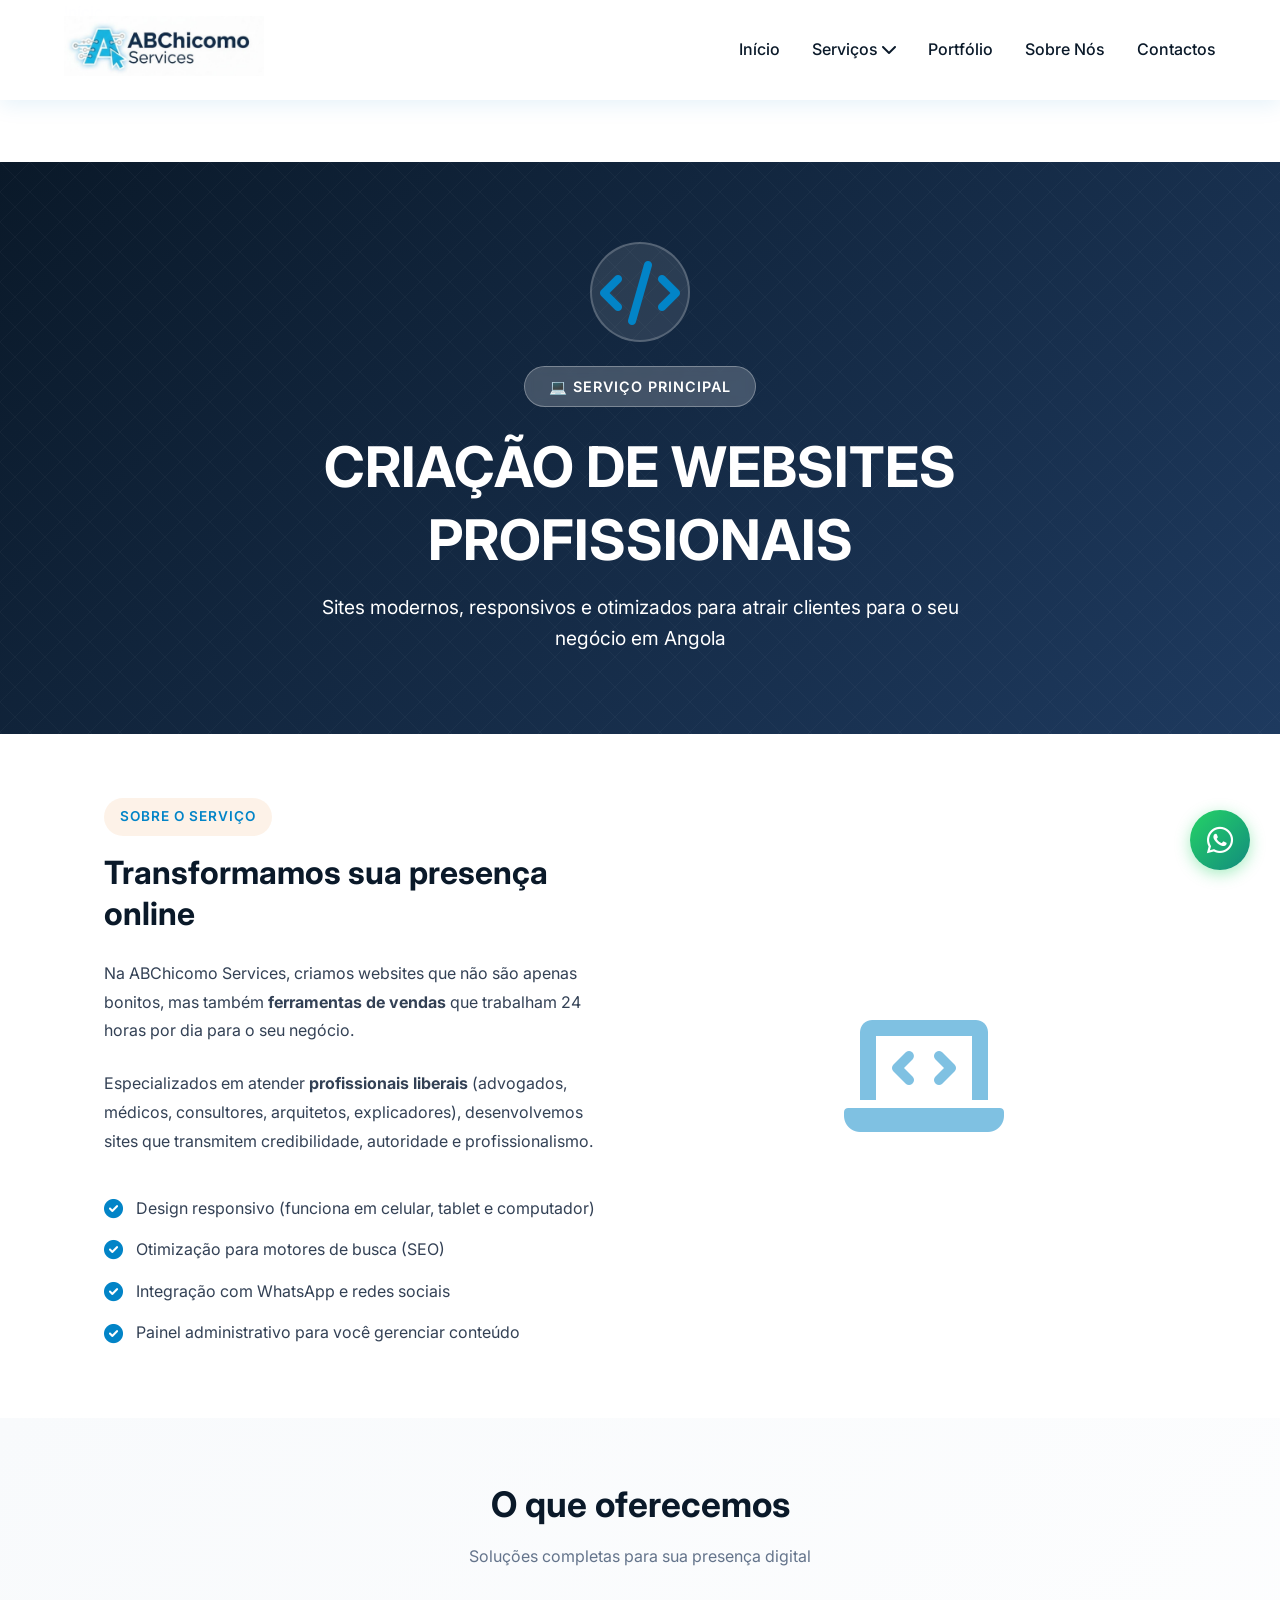
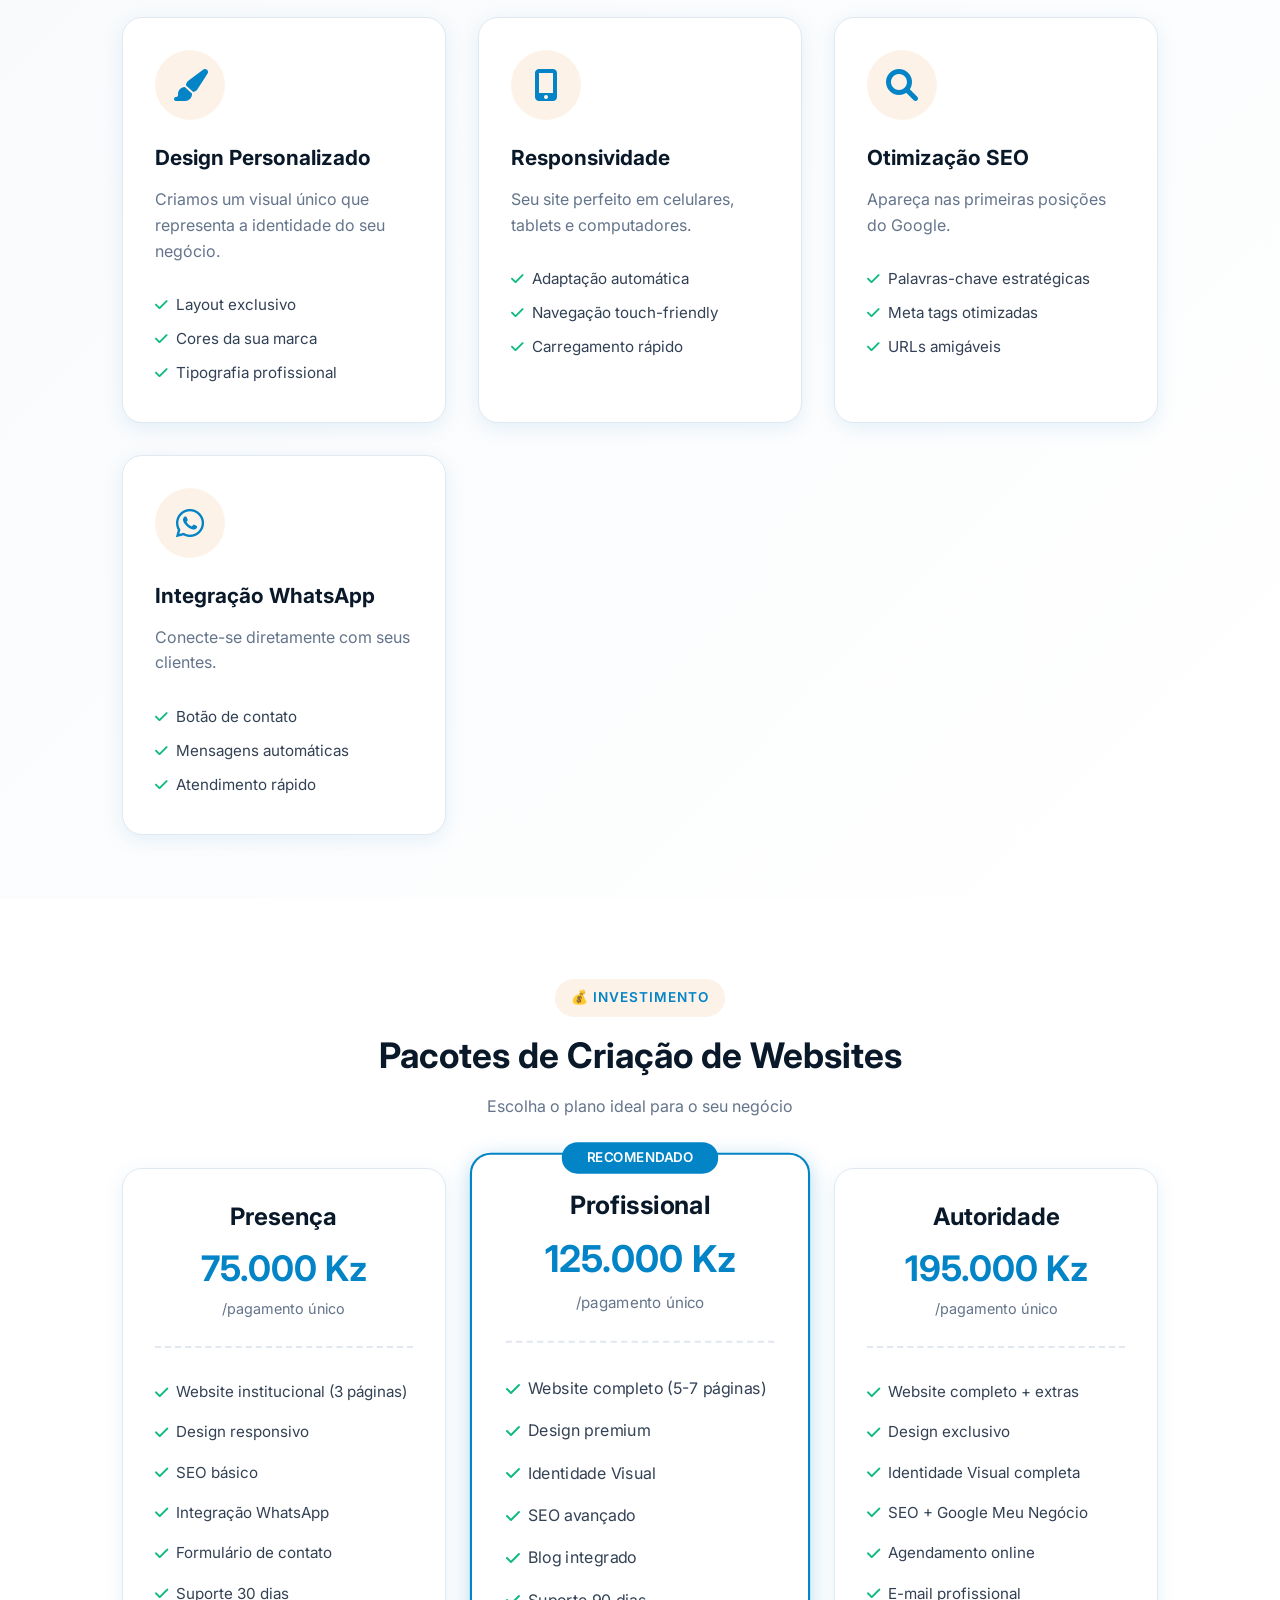
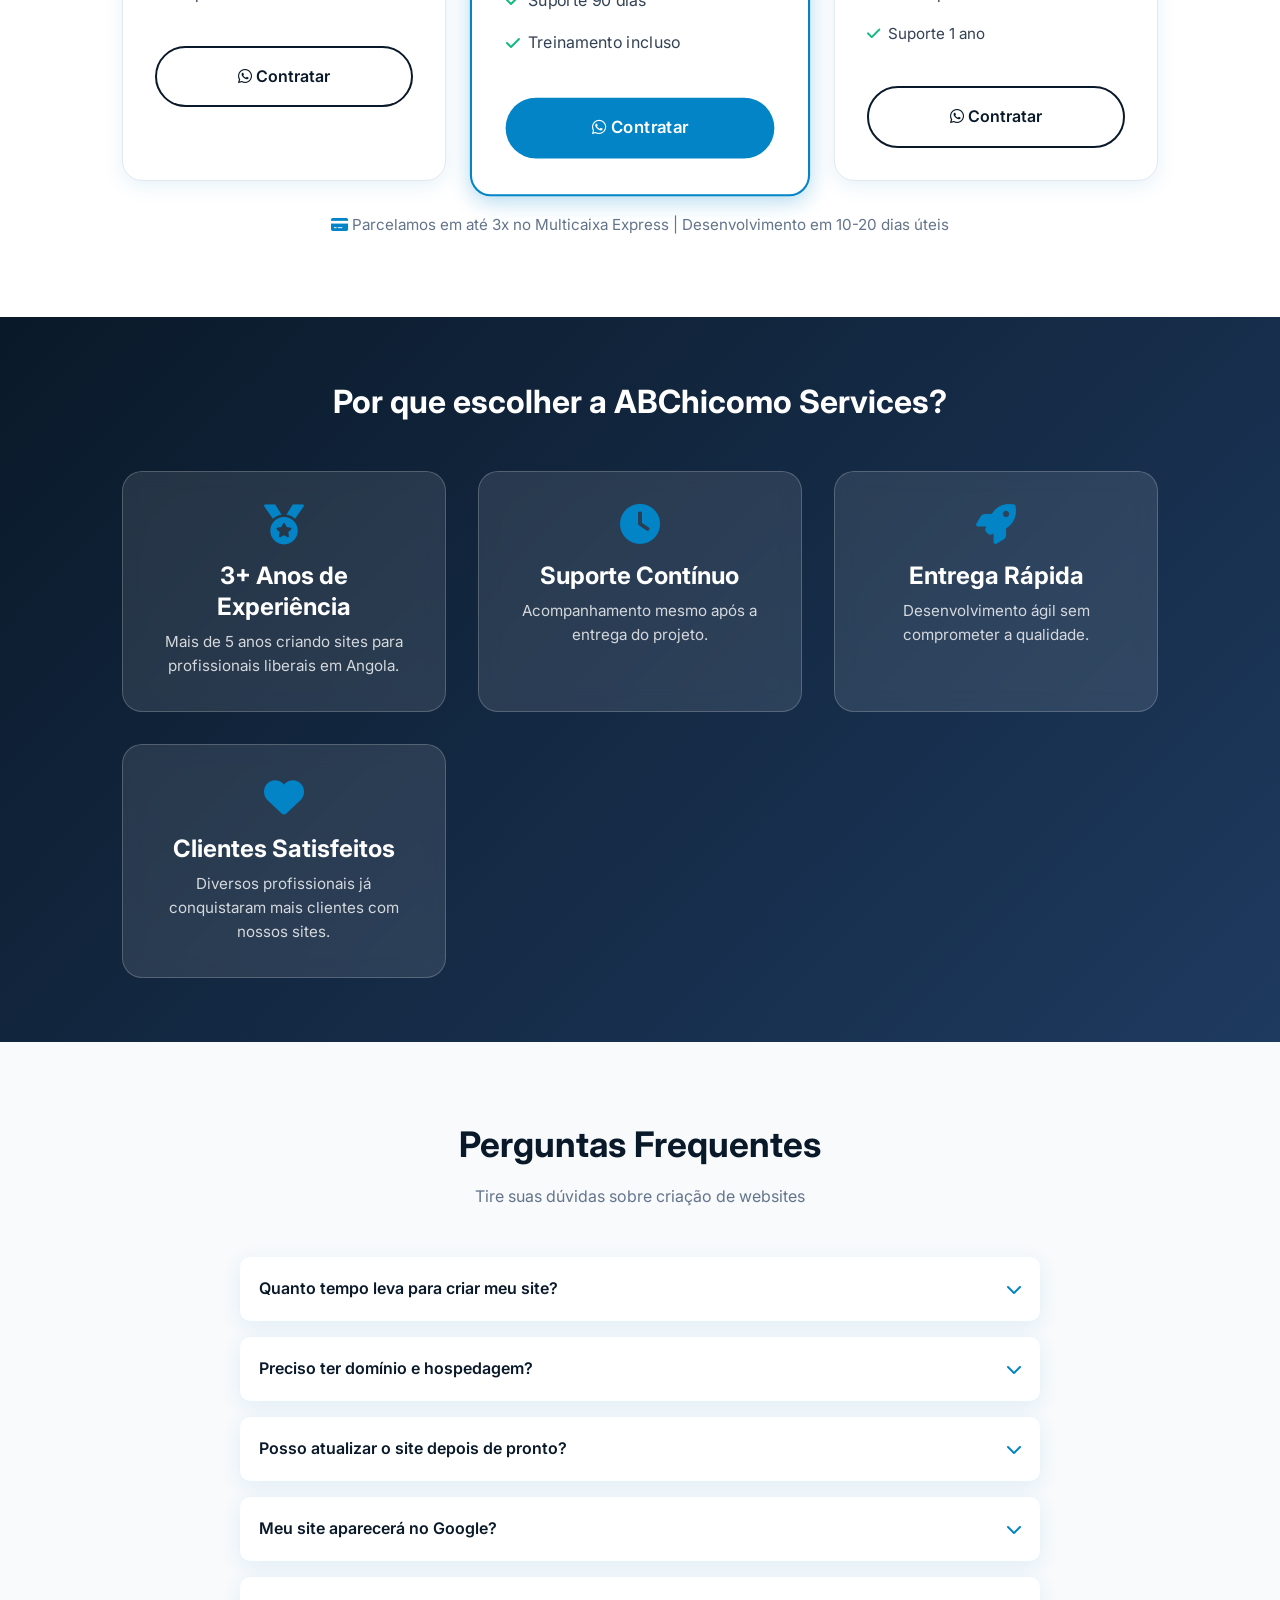
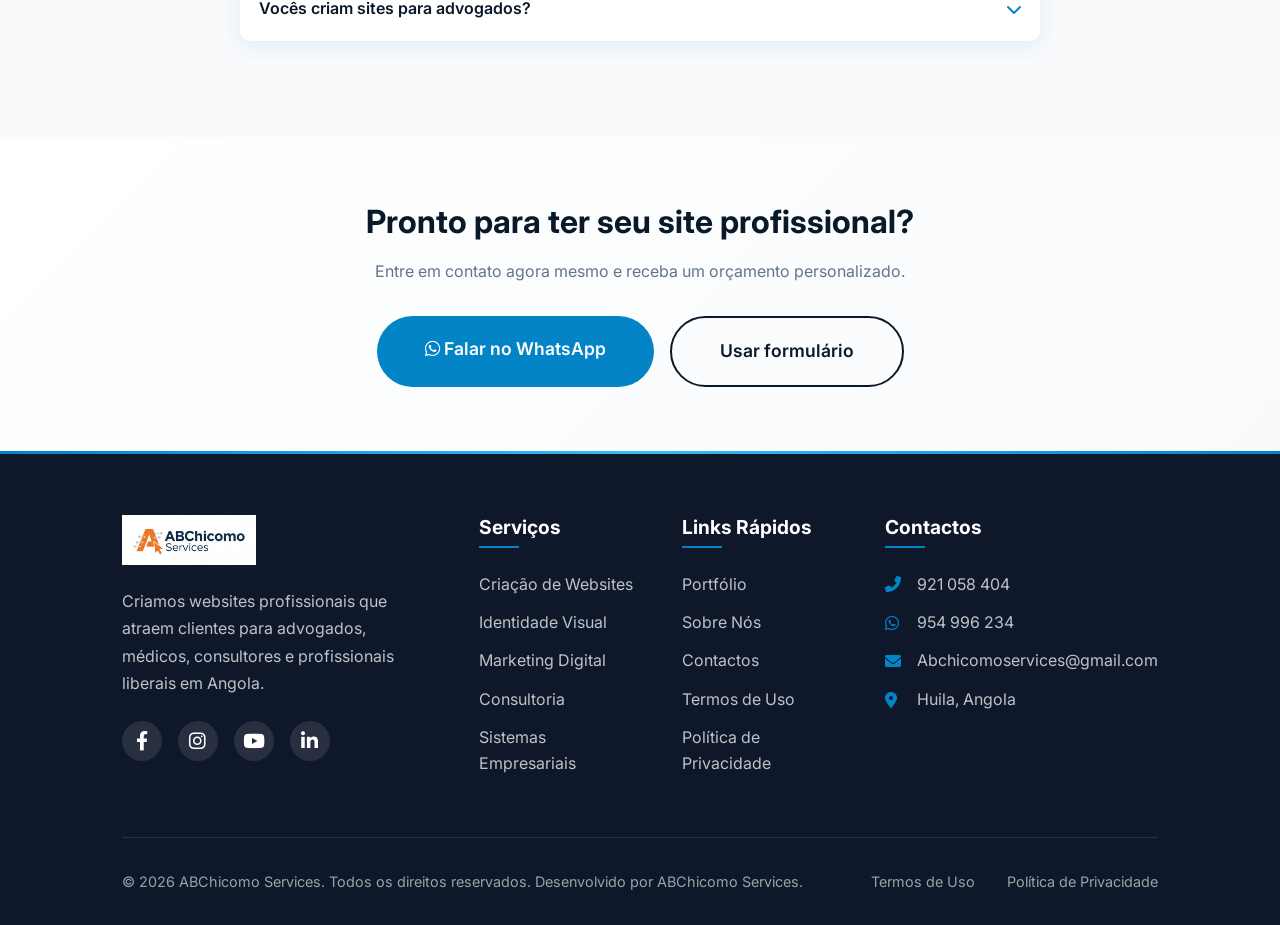
<file: servicos/desenvolvimento.html>
<!DOCTYPE html>
<html lang="pt-AO">

<head>
    <meta charset="UTF-8">
    <meta name="viewport" content="width=device-width, initial-scale=1.0">
    <link rel="icon" type="image/x-icon" href="images/website/favicon.ico">

    <!-- Google tag (gtag.js) - Google Analytics -->
    <script async src="https://www.googletagmanager.com/gtag/js?id=G-79BJNDZDJR"></script>
    <script>
        window.dataLayer = window.dataLayer || [];
        function gtag() { dataLayer.push(arguments); }
        gtag('js', new Date());

        gtag('config', 'G-79BJNDZDJR');
    </script>

    <!-- TÍTULO OTIMIZADO PARA SEO -->
    <title>Criação de Websites - ABChicomo Services | Sites Profissionais para Advogados, Médicos e Consultores em
        Angola</title>

    <!-- META DESCRIPTION -->
    <meta name="description"
        content="Criação de websites profissionais para advogados, médicos, consultores e profissionais liberais em Angola. Design responsivo, SEO, integração com WhatsApp. Pacotes a partir de 75.000 Kz.">

    <!-- PALAVRAS-CHAVE -->
    <meta name="keywords"
        content="criação de sites Angola, website profissional Luanda, sites para advogados, sites para médicos, desenvolvimento web Angola, ABChicomo Services">

    <!-- AUTHOR -->
    <meta name="author" content="Artur Chicomo - ABChicomo Services">

    <!-- ROBOTS -->
    <meta name="robots" content="index, follow">

    <!-- OPEN GRAPH -->
    <meta property="og:title" content="Criação de Websites - ABChicomo Services">
    <meta property="og:description" content="Sites profissionais que atraem clientes para seu negócio em Angola.">
    <meta property="og:type" content="website">
    <meta property="og:url" content="https://abchicomo.vercel.com/servicos/desenvolvimento.html">
    <meta property="og:image" content="https://abchicomo.vercel.com/images/ABChicomo.jpg">

    <!-- FAVICON -->
    <link rel="icon" type="image/x-icon" href="../images/website/favicon.ico">

    <!-- CSS PRINCIPAL -->
    <link rel="stylesheet" href="../css/style.css">
    <link rel="stylesheet" href="../css/responsive.css">
    <link rel="stylesheet" href="https://cdnjs.cloudflare.com/ajax/libs/font-awesome/6.0.0/css/all.min.css">
    <link href="https://fonts.googleapis.com/css2?family=Inter:wght@300;400;500;600;700&display=swap" rel="stylesheet">

    <style>
        /* ===== ESTILOS ESPECÍFICOS ===== */
        .service-hero {
            background: linear-gradient(135deg, var(--primary-color), var(--secondary-color));
            color: white;
            padding: 5rem 5%;
            text-align: center;
            position: relative;
            overflow: hidden;
        }

        .service-hero::before {
            content: '';
            position: absolute;
            top: 0;
            left: 0;
            right: 0;
            bottom: 0;
            background: url('data:image/svg+xml,<svg xmlns="http://www.w3.org/2000/svg" viewBox="0 0 100 100" opacity="0.1"><path d="M0 0 L100 100 M100 0 L0 100" stroke="white" stroke-width="1"/></svg>');
            background-size: 30px 30px;
            animation: move 20s linear infinite;
        }

        @keyframes move {
            from {
                transform: translateX(-50%) translateY(-50%);
            }

            to {
                transform: translateX(50%) translateY(50%);
            }
        }

        .service-hero .container {
            position: relative;
            z-index: 2;
        }

        .service-hero h1 {
            color: white;
            font-size: clamp(2.5rem, 5vw, 3.5rem);
            margin-bottom: 1rem;
            animation: fadeInUp 1s ease;
        }

        .service-hero p {
            font-size: 1.2rem;
            opacity: 0.95;
            max-width: 700px;
            margin: 0 auto;
            animation: fadeInUp 1s ease 0.2s both;
        }

        .hero-badge {
            display: inline-block;
            background: rgba(255, 255, 255, 0.2);
            color: white;
            padding: 0.5rem 1.5rem;
            border-radius: 50px;
            font-weight: 600;
            font-size: 0.9rem;
            letter-spacing: 1px;
            margin-bottom: 1.5rem;
            backdrop-filter: blur(5px);
            border: 1px solid rgba(255, 255, 255, 0.3);
        }

        .hero-icon {
            font-size: 4rem;
            margin-bottom: 1.5rem;
            color: var(--accent-color);
            background: rgba(255, 255, 255, 0.1);
            width: 100px;
            height: 100px;
            line-height: 100px;
            border-radius: 50%;
            margin: 0 auto 1.5rem;
            border: 2px solid rgba(255, 255, 255, 0.2);
        }

        .overview-grid {
            display: grid;
            grid-template-columns: 1fr 1fr;
            gap: 4rem;
            align-items: center;
            max-width: 1200px;
            margin: 0 auto;
            padding: 4rem 5%;
        }

        .overview-content h2 {
            font-size: 2rem;
            margin-bottom: 1.5rem;
            color: var(--primary-color);
        }

        .overview-content p {
            margin-bottom: 1.5rem;
            color: var(--text-color);
            line-height: 1.8;
        }

        .overview-list {
            list-style: none;
            margin-top: 2rem;
        }

        .overview-list li {
            padding: 0.5rem 0;
            display: flex;
            align-items: center;
            gap: 0.8rem;
        }

        .overview-list li i {
            color: var(--accent-color);
            font-size: 1.2rem;
        }

        .overview-image {
            text-align: center;
        }

        .overview-image i {
            font-size: 8rem;
            color: var(--accent-color);
            opacity: 0.5;
        }

        .services-detail {
            padding: 4rem 5%;
            background: linear-gradient(135deg, var(--light-bg), var(--white));
        }

        .section-header {
            text-align: center;
            margin-bottom: 3rem;
        }

        .section-header h2 {
            font-size: 2.2rem;
            color: var(--primary-color);
            margin-bottom: 1rem;
        }

        .section-header p {
            color: var(--gray);
            max-width: 700px;
            margin: 0 auto;
        }

        .detail-grid {
            display: grid;
            grid-template-columns: repeat(auto-fit, minmax(300px, 1fr));
            gap: 2rem;
            max-width: 1200px;
            margin: 0 auto;
        }

        .detail-card {
            background: var(--white);
            padding: 2rem;
            border-radius: 20px;
            box-shadow: var(--shadow);
            transition: var(--transition);
            border: 1px solid var(--gray-light);
        }

        .detail-card:hover {
            transform: translateY(-10px);
            box-shadow: var(--shadow-hover);
            border-color: var(--accent-color);
        }

        .detail-icon {
            width: 70px;
            height: 70px;
            background: rgba(230, 126, 34, 0.1);
            border-radius: 50%;
            display: flex;
            align-items: center;
            justify-content: center;
            margin-bottom: 1.5rem;
            font-size: 2rem;
            color: var(--accent-color);
            transition: var(--transition);
        }

        .detail-card:hover .detail-icon {
            background: var(--accent-color);
            color: white;
            transform: rotate(360deg);
        }

        .detail-card h3 {
            margin-bottom: 1rem;
            font-size: 1.3rem;
        }

        .detail-card p {
            color: var(--gray);
            margin-bottom: 1rem;
            line-height: 1.6;
        }

        .detail-list {
            list-style: none;
            margin-top: 1.5rem;
        }

        .detail-list li {
            padding: 0.3rem 0;
            display: flex;
            align-items: center;
            gap: 0.5rem;
            font-size: 0.95rem;
        }

        .detail-list li i {
            color: var(--success-color);
            font-size: 0.9rem;
        }

        .pricing-section {
            padding: 5rem 5%;
            background: var(--white);
        }

        .pricing-grid {
            display: grid;
            grid-template-columns: repeat(3, 1fr);
            gap: 2rem;
            max-width: 1200px;
            margin: 3rem auto 0;
        }

        .pricing-card {
            background: var(--white);
            border-radius: 20px;
            padding: 2rem;
            box-shadow: var(--shadow);
            border: 1px solid var(--gray-light);
            transition: var(--transition);
            position: relative;
        }

        .pricing-card:hover {
            transform: translateY(-10px);
            box-shadow: var(--shadow-hover);
            border-color: var(--accent-color);
        }

        .pricing-card.featured {
            border: 2px solid var(--accent-color);
            transform: scale(1.05);
            box-shadow: var(--shadow-accent);
            z-index: 2;
        }

        .pricing-card.featured:hover {
            transform: scale(1.05) translateY(-10px);
        }

        .pricing-badge {
            position: absolute;
            top: -12px;
            left: 50%;
            transform: translateX(-50%);
            background: var(--accent-color);
            color: white;
            padding: 0.3rem 1.5rem;
            border-radius: 50px;
            font-size: 0.8rem;
            font-weight: 600;
            white-space: nowrap;
        }

        .pricing-header {
            text-align: center;
            margin-bottom: 1.5rem;
            padding-bottom: 1.5rem;
            border-bottom: 2px dashed var(--gray-light);
        }

        .pricing-header h3 {
            font-size: 1.5rem;
            margin-bottom: 0.5rem;
        }

        .price {
            font-size: 2.2rem;
            font-weight: 700;
            color: var(--accent-color);
        }

        .period {
            font-size: 0.9rem;
            color: var(--gray);
        }

        .pricing-features {
            list-style: none;
            margin-bottom: 2rem;
        }

        .pricing-features li {
            padding: 0.5rem 0;
            display: flex;
            align-items: center;
            gap: 0.5rem;
            font-size: 0.95rem;
        }

        .pricing-features li i {
            color: var(--success-color);
        }

        .pricing-footer {
            text-align: center;
        }

        .pricing-note {
            text-align: center;
            color: var(--gray);
            margin-top: 2rem;
            font-size: 0.95rem;
        }

        .pricing-note i {
            color: var(--accent-color);
        }

        .benefits-section {
            padding: 4rem 5%;
            background: linear-gradient(135deg, var(--primary-color), var(--secondary-color));
            color: white;
        }

        .benefits-section h2 {
            color: white;
            text-align: center;
            font-size: 2rem;
            margin-bottom: 3rem;
        }

        .benefits-grid {
            display: grid;
            grid-template-columns: repeat(auto-fit, minmax(250px, 1fr));
            gap: 2rem;
            max-width: 1200px;
            margin: 0 auto;
        }

        .benefit-item {
            text-align: center;
            padding: 2rem;
            background: rgba(255, 255, 255, 0.1);
            border-radius: 20px;
            backdrop-filter: blur(10px);
            border: 1px solid rgba(255, 255, 255, 0.2);
            transition: var(--transition);
        }

        .benefit-item:hover {
            transform: translateY(-10px);
            background: rgba(255, 255, 255, 0.15);
        }

        .benefit-item i {
            font-size: 2.5rem;
            color: var(--accent-color);
            margin-bottom: 1rem;
        }

        .benefit-item h3 {
            color: white;
            margin-bottom: 0.5rem;
        }

        .benefit-item p {
            color: rgba(255, 255, 255, 0.8);
            font-size: 0.95rem;
        }

        .faq-section {
            padding: 5rem 5%;
            background: var(--light-bg);
        }

        .faq-grid {
            max-width: 800px;
            margin: 3rem auto 0;
        }

        .faq-item {
            background: var(--white);
            border-radius: 10px;
            margin-bottom: 1rem;
            overflow: hidden;
            box-shadow: var(--shadow);
        }

        .faq-question {
            padding: 1.2rem;
            cursor: pointer;
            display: flex;
            justify-content: space-between;
            align-items: center;
            font-weight: 600;
            color: var(--primary-color);
            transition: var(--transition);
        }

        .faq-question:hover {
            background: var(--light-bg);
        }

        .faq-question i {
            transition: var(--transition);
            color: var(--accent-color);
        }

        .faq-question.active i {
            transform: rotate(180deg);
        }

        .faq-answer {
            padding: 0 1.2rem 1.2rem;
            color: var(--gray);
            display: none;
        }

        .faq-answer.show {
            display: block;
        }

        .cta-section {
            padding: 4rem 5%;
            text-align: center;
            background: linear-gradient(135deg, var(--white), var(--light-bg));
        }

        .cta-section h2 {
            font-size: 2rem;
            margin-bottom: 1rem;
        }

        .cta-section p {
            color: var(--gray);
            margin-bottom: 2rem;
            max-width: 600px;
            margin-left: auto;
            margin-right: auto;
        }

        .cta-buttons {
            display: flex;
            gap: 1rem;
            justify-content: center;
            flex-wrap: wrap;
        }

        @media (max-width: 992px) {
            .overview-grid {
                grid-template-columns: 1fr;
                gap: 2rem;
            }

            .pricing-grid {
                grid-template-columns: repeat(2, 1fr);
            }

            .pricing-card.featured {
                grid-column: span 2;
                transform: scale(1);
            }
        }

        @media (max-width: 768px) {
            .pricing-grid {
                grid-template-columns: 1fr;
            }

            .pricing-card.featured {
                grid-column: auto;
            }

            .cta-buttons {
                flex-direction: column;
                align-items: center;
            }

            .cta-buttons .btn {
                width: 100%;
                max-width: 300px;
            }

            .benefits-grid {
                grid-template-columns: 1fr;
            }
        }

        @media (max-width: 480px) {
            .detail-grid {
                grid-template-columns: 1fr;
            }

            .hero-icon {
                width: 80px;
                height: 80px;
                font-size: 2.5rem;
                line-height: 80px;
            }
        }
    </style>
</head>

<body>
    <!-- WhatsApp Button - Flutuante -->
    <a href="https://wa.me/244954996234?text=Olá!%20Gostaria%20de%20saber%20mais%20sobre%20a%20criação%20de%20websites%20profissionais"
        class="whatsapp-float" target="_blank" aria-label="Fale conosco no WhatsApp">
        <i class="fab fa-whatsapp"></i>
    </a>

    <!-- Header com LOGO -->
    <header>
        <nav>
            <div class="logo">
                <a href="../index.html">
                    <img src="../images/website/navbar.png" alt="ABChicomo Services - Criação de Sites em Angola"
                        class="logo-img">
                </a>
            </div>
            <div class="hamburger" id="hamburger">
                <span></span>
                <span></span>
                <span></span>
            </div>
            <ul class="nav-menu" id="nav-menu">
                <li><a href="../index.html">Início</a></li>
                <li class="dropdown">
                    <a href="#" class="dropdown-toggle">Serviços <i class="fas fa-chevron-down"></i></a>
                    <div class="dropdown-content">
                        <a href="desenvolvimento.html" class="active">Criação de Websites</a>
                        <a href="identidade-visual.html">Identidade Visual</a>
                        <a href="marketing-digital.html">Marketing Digital</a>
                        <a href="consultoria.html">Consultoria</a>
                        <a href="sistemas.html">Sistemas Empresariais</a>
                    </div>
                </li>
                <li><a href="../portfolio.html">Portfólio</a></li>
                <li><a href="../sobre.html">Sobre Nós</a></li>
                <li><a href="../contato.html">Contactos</a></li>
            </ul>
        </nav>
    </header>

    <!-- Breadcrumb -->
    <div class="breadcrumb">
        <div class="container">
            <ul>
                <li><a href="../index.html">Início</a></li>
                <li><a href="#">Serviços</a></li>
                <li>Criação de Websites</li>
            </ul>
        </div>
    </div>

    <main>
        <!-- Hero Section -->
        <section class="service-hero">
            <div class="container">
                <div class="hero-icon">
                    <i class="fas fa-code"></i>
                </div>
                <span class="hero-badge">💻 SERVIÇO PRINCIPAL</span>
                <h1>CRIAÇÃO DE WEBSITES PROFISSIONAIS</h1>
                <p>Sites modernos, responsivos e otimizados para atrair clientes para o seu negócio em Angola</p>
            </div>
        </section>

        <!-- Overview Section -->
        <section class="overview-grid">
            <div class="overview-content">
                <span class="section-badge">SOBRE O SERVIÇO</span>
                <h2>Transformamos sua presença online</h2>
                <p>Na ABChicomo Services, criamos websites que não são apenas bonitos, mas também <strong>ferramentas de
                        vendas</strong> que trabalham 24 horas por dia para o seu negócio.</p>
                <p>Especializados em atender <strong>profissionais liberais</strong> (advogados, médicos, consultores,
                    arquitetos, explicadores), desenvolvemos sites que transmitem credibilidade, autoridade e
                    profissionalismo.</p>

                <ul class="overview-list">
                    <li><i class="fas fa-check-circle"></i> Design responsivo (funciona em celular, tablet e computador)
                    </li>
                    <li><i class="fas fa-check-circle"></i> Otimização para motores de busca (SEO)</li>
                    <li><i class="fas fa-check-circle"></i> Integração com WhatsApp e redes sociais</li>
                    <li><i class="fas fa-check-circle"></i> Painel administrativo para você gerenciar conteúdo</li>
                </ul>
            </div>
            <div class="overview-image">
                <i class="fas fa-laptop-code"></i>
            </div>
        </section>

        <!-- Detalhes dos Serviços -->
        <section class="services-detail">
            <div class="container">
                <div class="section-header">
                    <h2>O que oferecemos</h2>
                    <p>Soluções completas para sua presença digital</p>
                </div>

                <div class="detail-grid">
                    <div class="detail-card">
                        <div class="detail-icon">
                            <i class="fas fa-paint-brush"></i>
                        </div>
                        <h3>Design Personalizado</h3>
                        <p>Criamos um visual único que representa a identidade do seu negócio.</p>
                        <ul class="detail-list">
                            <li><i class="fas fa-check"></i> Layout exclusivo</li>
                            <li><i class="fas fa-check"></i> Cores da sua marca</li>
                            <li><i class="fas fa-check"></i> Tipografia profissional</li>
                        </ul>
                    </div>

                    <div class="detail-card">
                        <div class="detail-icon">
                            <i class="fas fa-mobile-alt"></i>
                        </div>
                        <h3>Responsividade</h3>
                        <p>Seu site perfeito em celulares, tablets e computadores.</p>
                        <ul class="detail-list">
                            <li><i class="fas fa-check"></i> Adaptação automática</li>
                            <li><i class="fas fa-check"></i> Navegação touch-friendly</li>
                            <li><i class="fas fa-check"></i> Carregamento rápido</li>
                        </ul>
                    </div>

                    <div class="detail-card">
                        <div class="detail-icon">
                            <i class="fas fa-search"></i>
                        </div>
                        <h3>Otimização SEO</h3>
                        <p>Apareça nas primeiras posições do Google.</p>
                        <ul class="detail-list">
                            <li><i class="fas fa-check"></i> Palavras-chave estratégicas</li>
                            <li><i class="fas fa-check"></i> Meta tags otimizadas</li>
                            <li><i class="fas fa-check"></i> URLs amigáveis</li>
                        </ul>
                    </div>

                    <div class="detail-card">
                        <div class="detail-icon">
                            <i class="fab fa-whatsapp"></i>
                        </div>
                        <h3>Integração WhatsApp</h3>
                        <p>Conecte-se diretamente com seus clientes.</p>
                        <ul class="detail-list">
                            <li><i class="fas fa-check"></i> Botão de contato</li>
                            <li><i class="fas fa-check"></i> Mensagens automáticas</li>
                            <li><i class="fas fa-check"></i> Atendimento rápido</li>
                        </ul>
                    </div>
                </div>
            </div>
        </section>

        <!-- Preços -->
        <section class="pricing-section">
            <div class="container">
                <div class="section-header">
                    <span class="section-badge">💰 INVESTIMENTO</span>
                    <h2>Pacotes de Criação de Websites</h2>
                    <p>Escolha o plano ideal para o seu negócio</p>
                </div>

                <div class="pricing-grid">
                    <!-- Pacote Presença -->
                    <div class="pricing-card">
                        <div class="pricing-header">
                            <h3>Presença</h3>
                            <div class="price">75.000 Kz</div>
                            <span class="period">/pagamento único</span>
                        </div>
                        <ul class="pricing-features">
                            <li><i class="fas fa-check"></i> Website institucional (3 páginas)</li>
                            <li><i class="fas fa-check"></i> Design responsivo</li>
                            <li><i class="fas fa-check"></i> SEO básico</li>
                            <li><i class="fas fa-check"></i> Integração WhatsApp</li>
                            <li><i class="fas fa-check"></i> Formulário de contato</li>
                            <li><i class="fas fa-check"></i> Suporte 30 dias</li>
                        </ul>
                        <div class="pricing-footer">
                            <a href="https://wa.me/244954996234?text=Olá!%20Quero%20o%20Pacote%20Presença%20(75.000%20Kz)%20para%20criação%20de%20website"
                                class="btn btn-outline btn-block" target="_blank">
                                <i class="fab fa-whatsapp"></i> Contratar
                            </a>
                        </div>
                    </div>

                    <!-- Pacote Profissional -->
                    <div class="pricing-card featured">
                        <div class="pricing-badge">RECOMENDADO</div>
                        <div class="pricing-header">
                            <h3>Profissional</h3>
                            <div class="price">125.000 Kz</div>
                            <span class="period">/pagamento único</span>
                        </div>
                        <ul class="pricing-features">
                            <li><i class="fas fa-check"></i> Website completo (5-7 páginas)</li>
                            <li><i class="fas fa-check"></i> Design premium</li>
                            <li><i class="fas fa-check"></i> Identidade Visual</li>
                            <li><i class="fas fa-check"></i> SEO avançado</li>
                            <li><i class="fas fa-check"></i> Blog integrado</li>
                            <li><i class="fas fa-check"></i> Suporte 90 dias</li>
                            <li><i class="fas fa-check"></i> Treinamento incluso</li>
                        </ul>
                        <div class="pricing-footer">
                            <a href="https://wa.me/244954996234?text=Olá!%20Quero%20o%20Pacote%20Profissional%20(125.000%20Kz)%20para%20criação%20de%20website"
                                class="btn btn-primary btn-block" target="_blank">
                                <i class="fab fa-whatsapp"></i> Contratar
                            </a>
                        </div>
                    </div>

                    <!-- Pacote Autoridade -->
                    <div class="pricing-card">
                        <div class="pricing-header">
                            <h3>Autoridade</h3>
                            <div class="price">195.000 Kz</div>
                            <span class="period">/pagamento único</span>
                        </div>
                        <ul class="pricing-features">
                            <li><i class="fas fa-check"></i> Website completo + extras</li>
                            <li><i class="fas fa-check"></i> Design exclusivo</li>
                            <li><i class="fas fa-check"></i> Identidade Visual completa</li>
                            <li><i class="fas fa-check"></i> SEO + Google Meu Negócio</li>
                            <li><i class="fas fa-check"></i> Agendamento online</li>
                            <li><i class="fas fa-check"></i> E-mail profissional</li>
                            <li><i class="fas fa-check"></i> Suporte 1 ano</li>
                        </ul>
                        <div class="pricing-footer">
                            <a href="https://wa.me/244954996234?text=Olá!%20Quero%20o%20Pacote%20Autoridade%20(195.000%20Kz)%20para%20criação%20de%20website"
                                class="btn btn-outline btn-block" target="_blank">
                                <i class="fab fa-whatsapp"></i> Contratar
                            </a>
                        </div>
                    </div>
                </div>

                <div class="pricing-note">
                    <p><i class="fas fa-credit-card"></i> Parcelamos em até 3x no Multicaixa Express | Desenvolvimento
                        em 10-20 dias úteis</p>
                </div>
            </div>
        </section>

        <!-- Benefícios -->
        <section class="benefits-section">
            <div class="container">
                <h2>Por que escolher a ABChicomo Services?</h2>

                <div class="benefits-grid">
                    <div class="benefit-item">
                        <i class="fas fa-medal"></i>
                        <h3>3+ Anos de Experiência</h3>
                        <p>Mais de 5 anos criando sites para profissionais liberais em Angola.</p>
                    </div>
                    <div class="benefit-item">
                        <i class="fas fa-clock"></i>
                        <h3>Suporte Contínuo</h3>
                        <p>Acompanhamento mesmo após a entrega do projeto.</p>
                    </div>
                    <div class="benefit-item">
                        <i class="fas fa-rocket"></i>
                        <h3>Entrega Rápida</h3>
                        <p>Desenvolvimento ágil sem comprometer a qualidade.</p>
                    </div>
                    <div class="benefit-item">
                        <i class="fas fa-heart"></i>
                        <h3>Clientes Satisfeitos</h3>
                        <p>Diversos profissionais já conquistaram mais clientes com nossos sites.</p>
                    </div>
                </div>
            </div>
        </section>

        <!-- FAQ -->
        <section class="faq-section">
            <div class="container">
                <div class="section-header">
                    <h2>Perguntas Frequentes</h2>
                    <p>Tire suas dúvidas sobre criação de websites</p>
                </div>

                <div class="faq-grid">
                    <div class="faq-item">
                        <div class="faq-question" onclick="toggleFaq(this)">
                            <span>Quanto tempo leva para criar meu site?</span>
                            <i class="fas fa-chevron-down"></i>
                        </div>
                        <div class="faq-answer">
                            <p>O prazo varia conforme o pacote: Presença (5-7 dias), Profissional (10-15 dias) e
                                Autoridade (15-20 dias). Trabalhamos com agilidade sem comprometer a qualidade.</p>
                        </div>
                    </div>

                    <div class="faq-item">
                        <div class="faq-question" onclick="toggleFaq(this)">
                            <span>Preciso ter domínio e hospedagem?</span>
                            <i class="fas fa-chevron-down"></i>
                        </div>
                        <div class="faq-answer">
                            <p>Podemos orientar na compra do domínio e hospedagem, ou você pode utilizar os que já
                                possui. Incluímos suporte para configuração em todos os pacotes.</p>
                        </div>
                    </div>

                    <div class="faq-item">
                        <div class="faq-question" onclick="toggleFaq(this)">
                            <span>Posso atualizar o site depois de pronto?</span>
                            <i class="fas fa-chevron-down"></i>
                        </div>
                        <div class="faq-answer">
                            <p>Sim! Entregamos com painel administrativo fácil de usar, ou você pode contratar nosso
                                plano de suporte mensal para manutenções.</p>
                        </div>
                    </div>

                    <div class="faq-item">
                        <div class="faq-question" onclick="toggleFaq(this)">
                            <span>Meu site aparecerá no Google?</span>
                            <i class="fas fa-chevron-down"></i>
                        </div>
                        <div class="faq-answer">
                            <p>Sim! Todos os nossos sites são otimizados para mecanismos de busca (SEO). Quanto melhor o
                                pacote, mais recursos de SEO incluímos.</p>
                        </div>
                    </div>

                    <div class="faq-item">
                        <div class="faq-question" onclick="toggleFaq(this)">
                            <span>Vocês criam sites para advogados?</span>
                            <i class="fas fa-chevron-down"></i>
                        </div>
                        <div class="faq-answer">
                            <p>Sim! Somos especialistas em sites para advogados, médicos, consultores e todos os tipos
                                de profissionais liberais. Temos experiência com as necessidades específicas de cada
                                área.</p>
                        </div>
                    </div>
                </div>
            </div>
        </section>

        <!-- CTA -->
        <section class="cta-section">
            <div class="container">
                <h2>Pronto para ter seu site profissional?</h2>
                <p>Entre em contato agora mesmo e receba um orçamento personalizado.</p>
                <div class="cta-buttons">
                    <a href="https://wa.me/244954996234?text=Olá!%20Quero%20fazer%20um%20orçamento%20para%20meu%20website%20profissional"
                        class="btn btn-primary btn-large" target="_blank">
                        <i class="fab fa-whatsapp"></i> Falar no WhatsApp
                    </a>
                    <a href="../contato.html" class="btn btn-outline btn-large">Usar formulário</a>
                </div>
            </div>
        </section>
    </main>

    <!-- Footer -->
    <footer>
        <div class="container">
            <div class="footer-grid">
                <div class="footer-section">
                    <img src="../images/website/footer.jpg" alt="ABChicomo Services" class="footer-logo"
                        onerror="this.style.display='none'; this.nextElementSibling.style.display='block';">
                    <h3 class="footer-logo-fallback" style="display:none;">ABChicomo<span>Services</span></h3>
                    <p class="footer-description">Criamos websites profissionais que atraem clientes para advogados,
                        médicos, consultores e profissionais liberais em Angola.</p>
                    <div class="footer-social">
                        <a href="https://facebook.com/ABChicomo" class="social-link" target="_blank"
                            aria-label="Facebook"><i class="fab fa-facebook-f"></i></a>
                        <a href="https://instagram.com/Abchicomo" class="social-link" target="_blank"
                            aria-label="Instagram"><i class="fab fa-instagram"></i></a>
                        <a href="https://www.youtube.com/@abchicomo" class="social-link" target="_blank"
                            aria-label="YouTube"><i class="fab fa-youtube"></i></a>
                        <a href="https://linkedin.com/company/abchicomo" class="social-link" target="_blank"
                            aria-label="LinkedIn"><i class="fab fa-linkedin-in"></i></a>
                    </div>
                </div>

                <div class="footer-section">
                    <h3>Serviços</h3>
                    <ul class="footer-links">
                        <li><a href="desenvolvimento.html">Criação de Websites</a></li>
                        <li><a href="identidade-visual.html">Identidade Visual</a></li>
                        <li><a href="marketing-digital.html">Marketing Digital</a></li>
                        <li><a href="consultoria.html">Consultoria</a></li>
                        <li><a href="sistemas.html">Sistemas Empresariais</a></li>
                    </ul>
                </div>

                <div class="footer-section">
                    <h3>Links Rápidos</h3>
                    <ul class="footer-links">
                        <li><a href="../portfolio.html">Portfólio</a></li>
                        <li><a href="../sobre.html">Sobre Nós</a></li>
                        <li><a href="../contato.html">Contactos</a></li>
                        <li><a href="../termos.html">Termos de Uso</a></li>
                        <li><a href="../privacidade.html">Política de Privacidade</a></li>
                    </ul>
                </div>

                <div class="footer-section">
                    <h3>Contactos</h3>
                    <ul class="footer-contact">
                        <li><i class="fas fa-phone-alt"></i> 921 058 404</li>
                        <li><i class="fab fa-whatsapp"></i> 954 996 234</li>
                        <li><i class="fas fa-envelope"></i> Abchicomoservices@gmail.com</li>
                        <li><i class="fas fa-map-marker-alt"></i> Huila, Angola</li>
                    </ul>
                </div>
            </div>

            <div class="footer-bottom">
                <div class="copyright">
                    <p>&copy; <span class="current-year">2024</span> ABChicomo Services. Todos os direitos reservados.
                        Desenvolvido por ABChicomo Services.</p>
                </div>
                <div class="footer-bottom-links">
                    <a href="../termos.html">Termos de Uso</a>
                    <a href="../privacidade.html">Política de Privacidade</a>
                </div>
            </div>
        </div>
    </footer>

    <script>
        // Função para FAQ
        function toggleFaq(element) {
            element.classList.toggle('active');
            const answer = element.nextElementSibling;
            answer.classList.toggle('show');

            const icon = element.querySelector('i');
            if (answer.classList.contains('show')) {
                icon.style.transform = 'rotate(180deg)';
            } else {
                icon.style.transform = 'rotate(0deg)';
            }
        }

        // Fechar FAQ ao clicar em outro
        document.addEventListener('DOMContentLoaded', function () {
            const faqItems = document.querySelectorAll('.faq-item');

            faqItems.forEach(item => {
                const question = item.querySelector('.faq-question');

                question.addEventListener('click', function () {
                    faqItems.forEach(otherItem => {
                        if (otherItem !== item) {
                            const otherQuestion = otherItem.querySelector('.faq-question');
                            const otherAnswer = otherItem.querySelector('.faq-answer');
                            const otherIcon = otherQuestion.querySelector('i');

                            otherQuestion.classList.remove('active');
                            otherAnswer.classList.remove('show');
                            otherIcon.style.transform = 'rotate(0deg)';
                        }
                    });
                });
            });

            // Atualizar ano
            const yearElements = document.querySelectorAll('.current-year');
            const currentYear = new Date().getFullYear();
            yearElements.forEach(el => el.textContent = currentYear);
        });
    </script>

    <script src="../js/main.js"></script>
</body>

</html>
</file>
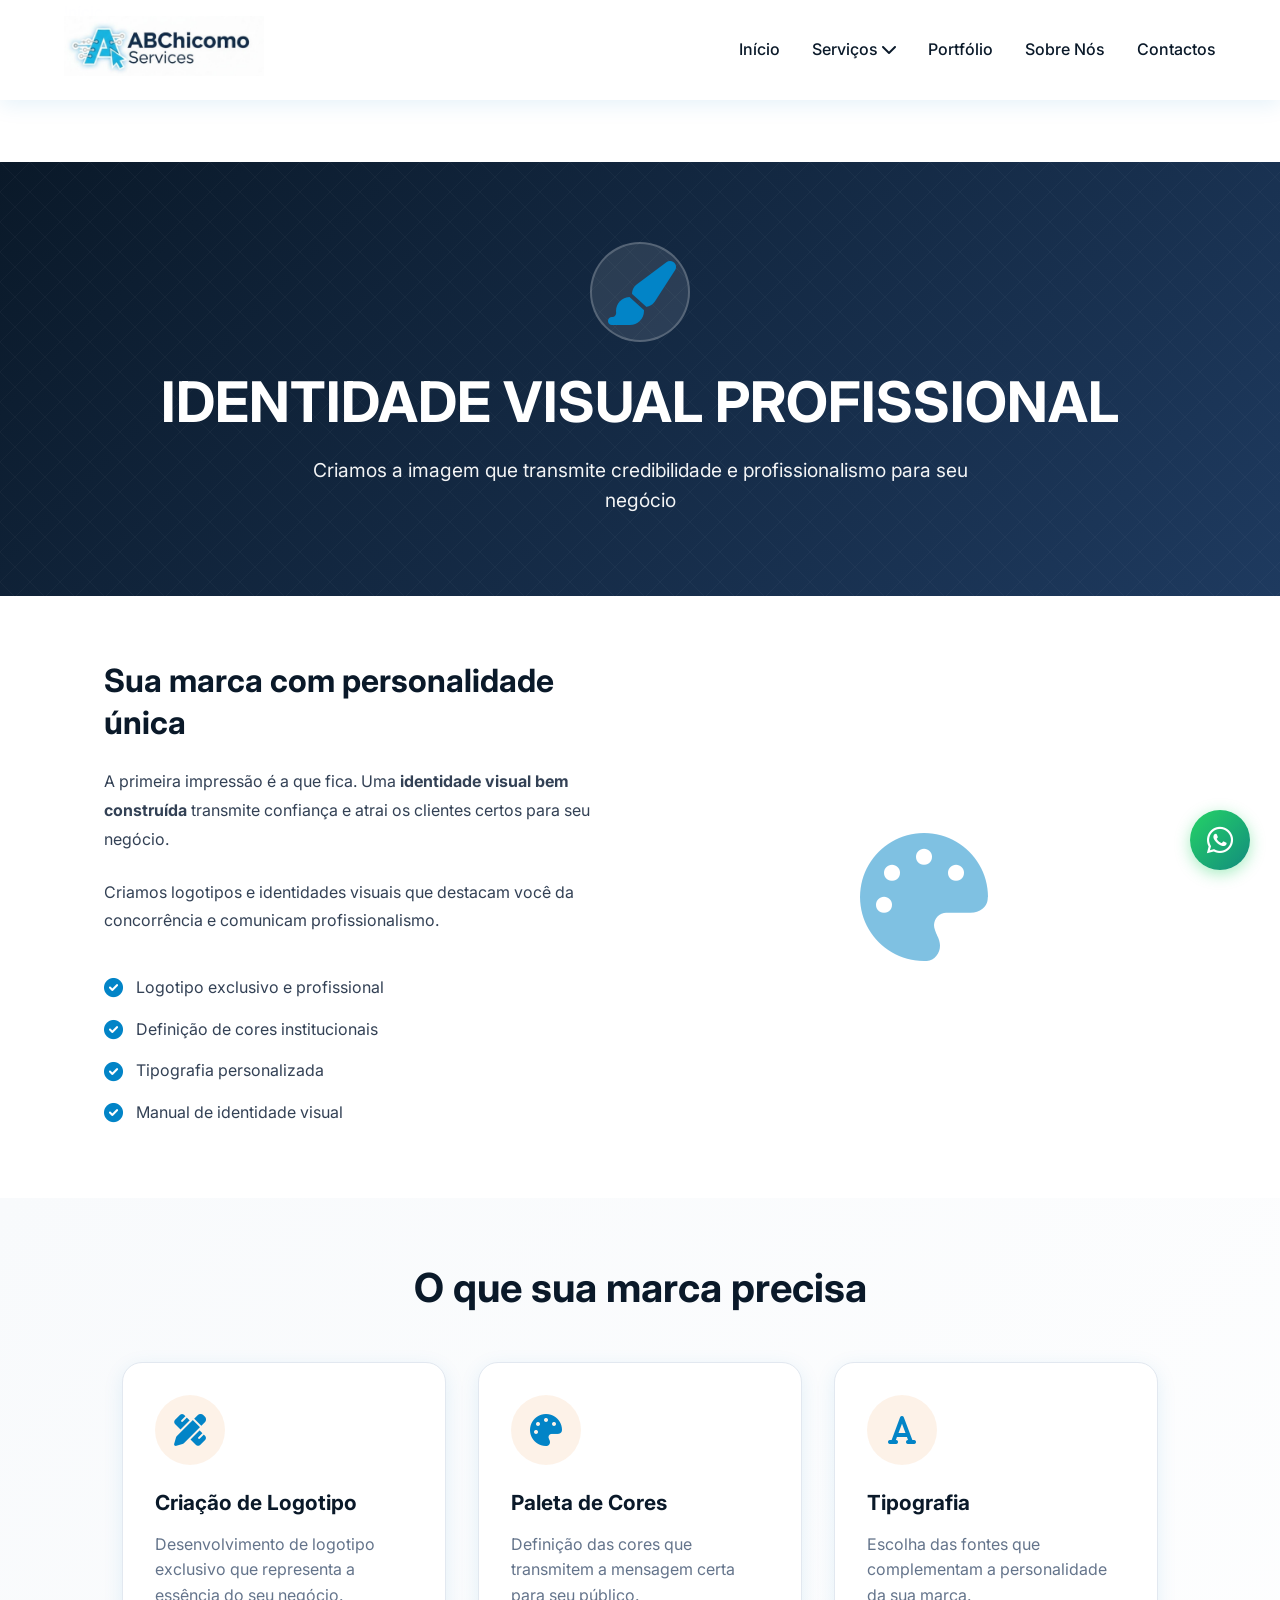
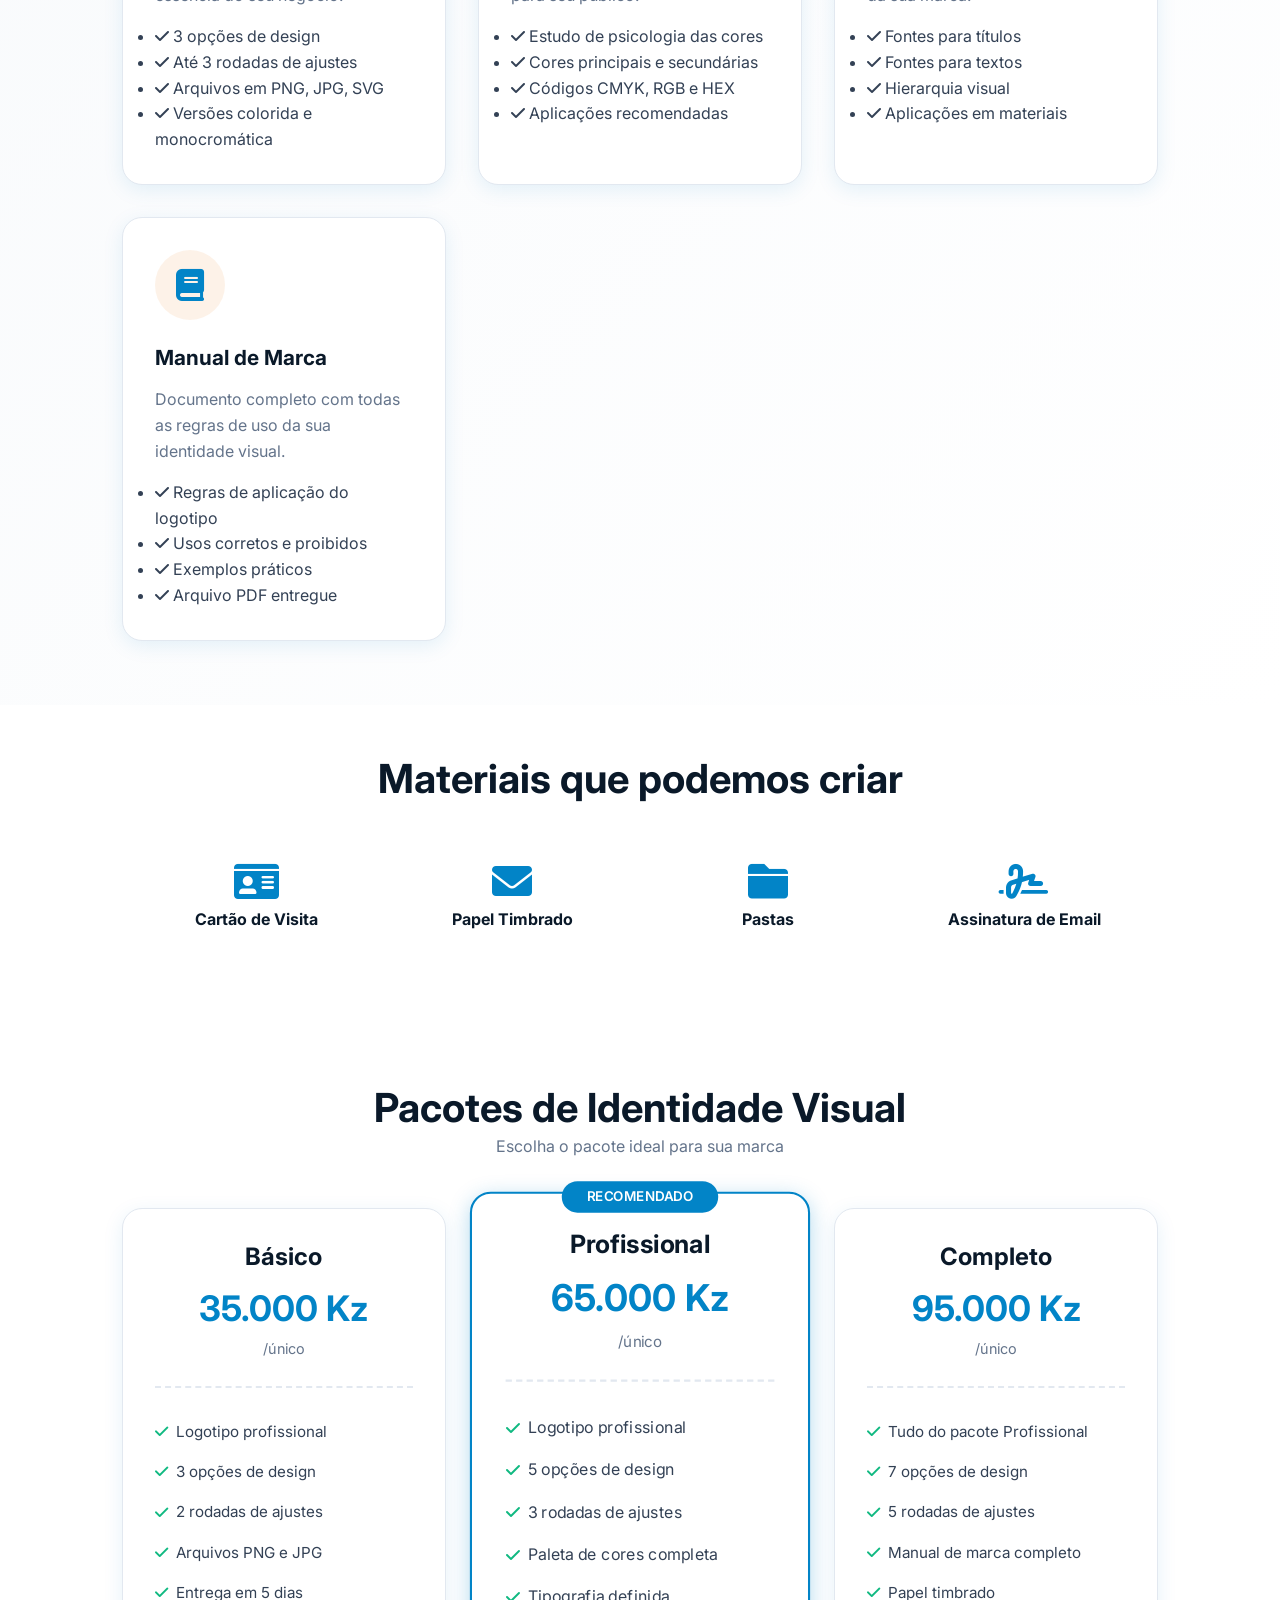
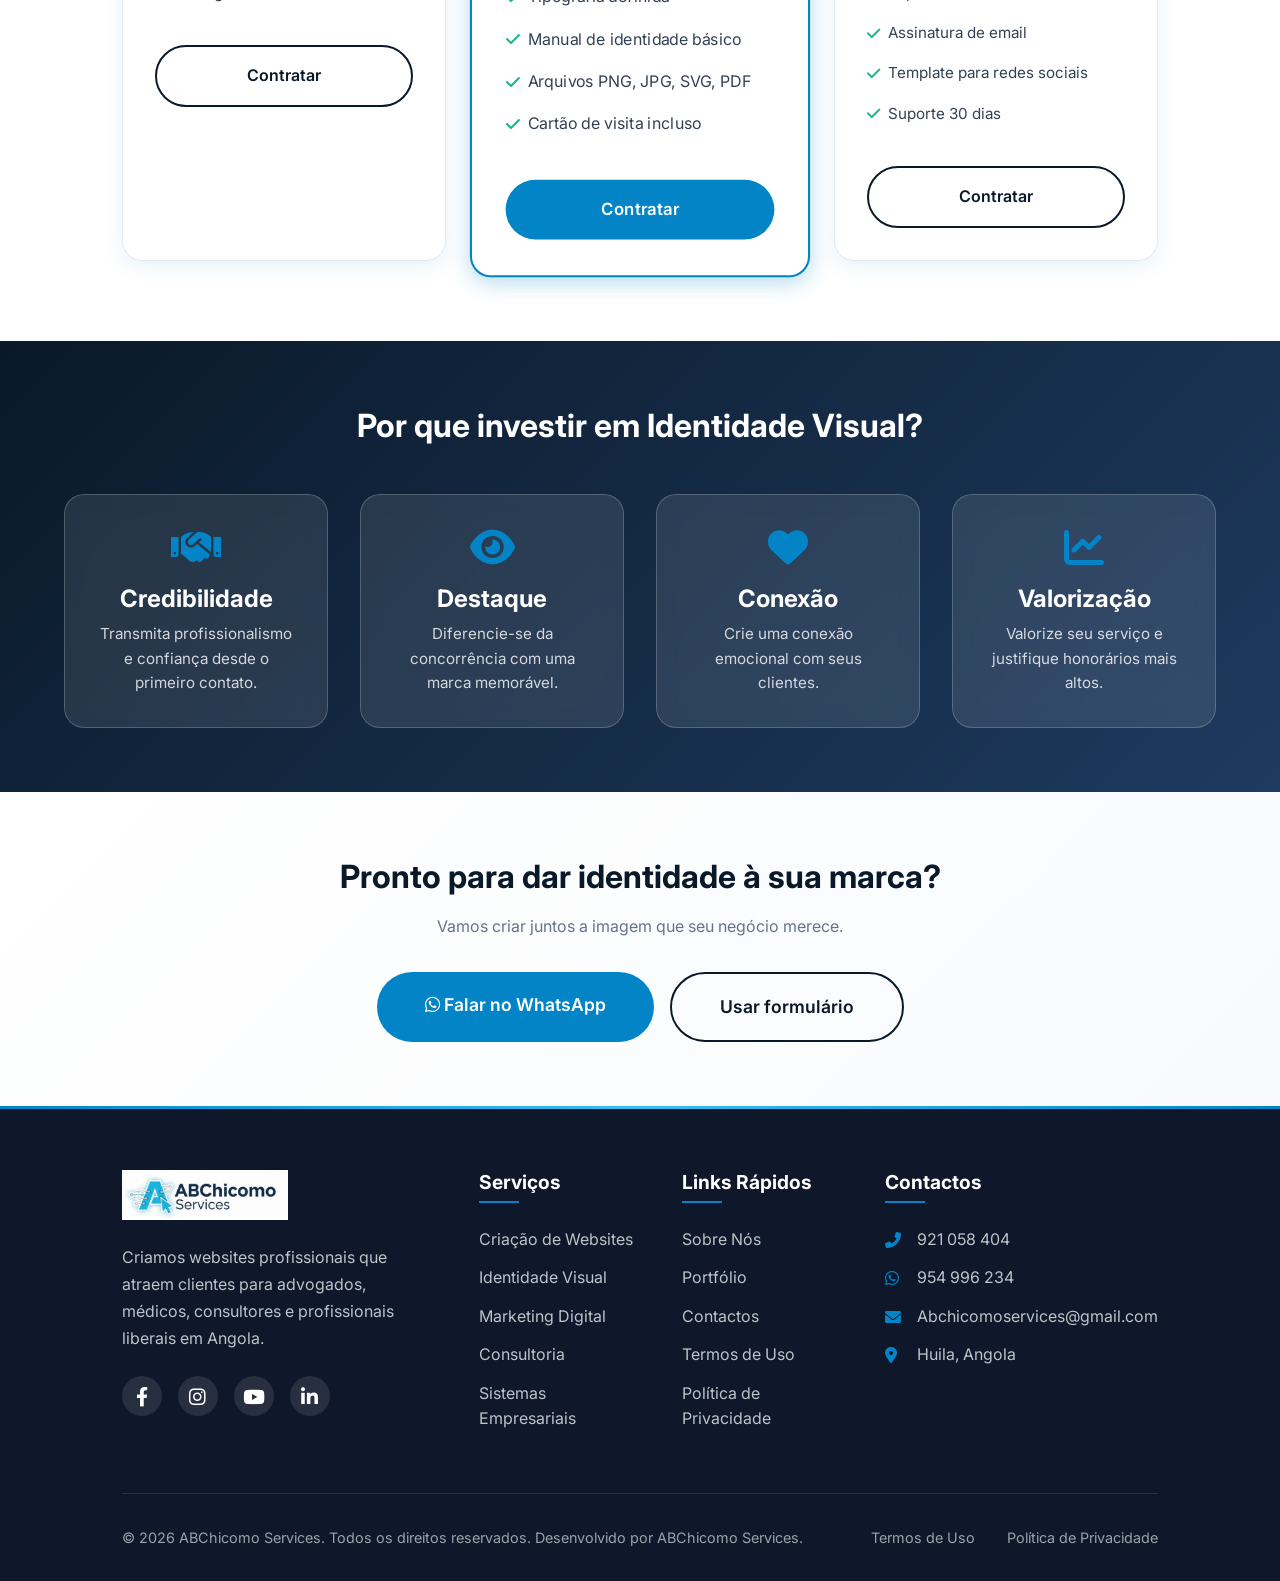
<file: servicos/identidade-visual.html>
<!DOCTYPE html>
<html lang="pt-AO">

<head>
    <meta charset="UTF-8">
    <meta name="viewport" content="width=device-width, initial-scale=1.0">
    <link rel="icon" type="image/x-icon" href="../images/website/favicon.ico">

    <!-- Google tag (gtag.js) - Google Analytics -->
    <script async src="https://www.googletagmanager.com/gtag/js?id=G-79BJNDZDJR"></script>
    <script>
        window.dataLayer = window.dataLayer || [];
        function gtag() { dataLayer.push(arguments); }
        gtag('js', new Date());

        gtag('config', 'G-79BJNDZDJR');
    </script>

    <!-- TÍTULO OTIMIZADO PARA SEO -->
    <title>ABChicomo Services - Identidade Visual | Logotipos Profissionais em Angola</title>

    <!-- META DESCRIPTION -->
    <meta name="description"
        content="Criação de identidade visual para advogados, médicos e consultores em Angola. Logotipo profissional, manual de marca, cores e tipografia que transmitem credibilidade.">

    <!-- PALAVRAS-CHAVE -->
    <meta name="keywords"
        content="identidade visual Angola, logotipo para advogados, criação de marca Luanda, design gráfico, ABChicomo Services">

    <!-- AUTHOR -->
    <meta name="author" content="Artur Chicomo - ABChicomo Services">

    <!-- ROBOTS -->
    <meta name="robots" content="index, follow">

    <!-- OPEN GRAPH -->
    <meta property="og:title" content="Identidade Visual - ABChicomo Services">
    <meta property="og:description"
        content="Criamos a identidade visual que transmite profissionalismo para seu negócio em Angola.">
    <meta property="og:type" content="website">
    <meta property="og:url" content="https://abchicomo.vercel.com/servicos/identidade-visual.html">
    <meta property="og:image" content="https://abchicomo.com/images/website/ABChicomo.jpg">

    <!-- FAVICON -->
    <link rel="icon" type="image/x-icon" href="images/website/favicon.ico">

    <!-- CSS PRINCIPAL -->
    <link rel="stylesheet" href="../css/style.css">
    <link rel="stylesheet" href="../css/responsive.css">
    <link rel="stylesheet" href="https://cdnjs.cloudflare.com/ajax/libs/font-awesome/6.0.0/css/all.min.css">
    <link href="https://fonts.googleapis.com/css2?family=Inter:wght@300;400;500;600;700&display=swap" rel="stylesheet">

    <style>
        /* ===== ESTILOS ESPECÍFICOS ===== */
        .service-hero {
            background: linear-gradient(135deg, var(--primary-color), var(--secondary-color));
            color: white;
            padding: 5rem 5%;
            text-align: center;
            position: relative;
            overflow: hidden;
        }

        .service-hero::before {
            content: '';
            position: absolute;
            top: 0;
            left: 0;
            right: 0;
            bottom: 0;
            background: url('data:image/svg+xml,<svg xmlns="http://www.w3.org/2000/svg" viewBox="0 0 100 100" opacity="0.1"><path d="M0 0 L100 100 M100 0 L0 100" stroke="white" stroke-width="1"/></svg>');
            background-size: 30px 30px;
            animation: move 20s linear infinite;
        }

        @keyframes move {
            from {
                transform: translateX(-50%) translateY(-50%);
            }

            to {
                transform: translateX(50%) translateY(50%);
            }
        }

        .service-hero .container {
            position: relative;
            z-index: 2;
        }

        .service-hero h1 {
            color: white;
            font-size: clamp(2.5rem, 5vw, 3.5rem);
            margin-bottom: 1rem;
        }

        .service-hero p {
            font-size: 1.2rem;
            opacity: 0.95;
            max-width: 700px;
            margin: 0 auto;
        }

        .hero-icon {
            font-size: 4rem;
            margin-bottom: 1.5rem;
            color: var(--accent-color);
            background: rgba(255, 255, 255, 0.1);
            width: 100px;
            height: 100px;
            line-height: 100px;
            border-radius: 50%;
            margin: 0 auto 1.5rem;
            border: 2px solid rgba(255, 255, 255, 0.2);
        }

        .overview-grid {
            display: grid;
            grid-template-columns: 1fr 1fr;
            gap: 4rem;
            align-items: center;
            max-width: 1200px;
            margin: 0 auto;
            padding: 4rem 5%;
        }

        .overview-content h2 {
            font-size: 2rem;
            margin-bottom: 1.5rem;
            color: var(--primary-color);
        }

        .overview-content p {
            margin-bottom: 1.5rem;
            color: var(--text-color);
            line-height: 1.8;
        }

        .overview-list {
            list-style: none;
            margin-top: 2rem;
        }

        .overview-list li {
            padding: 0.5rem 0;
            display: flex;
            align-items: center;
            gap: 0.8rem;
        }

        .overview-list li i {
            color: var(--accent-color);
            font-size: 1.2rem;
        }

        .services-detail {
            padding: 4rem 5%;
            background: linear-gradient(135deg, var(--light-bg), var(--white));
        }

        .detail-grid {
            display: grid;
            grid-template-columns: repeat(auto-fit, minmax(300px, 1fr));
            gap: 2rem;
            max-width: 1200px;
            margin: 3rem auto 0;
        }

        .detail-card {
            background: var(--white);
            padding: 2rem;
            border-radius: 20px;
            box-shadow: var(--shadow);
            transition: var(--transition);
            border: 1px solid var(--gray-light);
        }

        .detail-card:hover {
            transform: translateY(-10px);
            box-shadow: var(--shadow-hover);
            border-color: var(--accent-color);
        }

        .detail-icon {
            width: 70px;
            height: 70px;
            background: rgba(230, 126, 34, 0.1);
            border-radius: 50%;
            display: flex;
            align-items: center;
            justify-content: center;
            margin-bottom: 1.5rem;
            font-size: 2rem;
            color: var(--accent-color);
            transition: var(--transition);
        }

        .detail-card:hover .detail-icon {
            background: var(--accent-color);
            color: white;
            transform: rotate(360deg);
        }

        .detail-card h3 {
            margin-bottom: 1rem;
            font-size: 1.3rem;
        }

        .detail-card p {
            color: var(--gray);
            margin-bottom: 1rem;
            line-height: 1.6;
        }

        .pricing-section {
            padding: 5rem 5%;
            background: var(--white);
        }

        .pricing-grid {
            display: grid;
            grid-template-columns: repeat(3, 1fr);
            gap: 2rem;
            max-width: 1200px;
            margin: 3rem auto 0;
        }

        .pricing-card {
            background: var(--white);
            border-radius: 20px;
            padding: 2rem;
            box-shadow: var(--shadow);
            border: 1px solid var(--gray-light);
            transition: var(--transition);
            position: relative;
        }

        .pricing-card:hover {
            transform: translateY(-10px);
            box-shadow: var(--shadow-hover);
            border-color: var(--accent-color);
        }

        .pricing-card.featured {
            border: 2px solid var(--accent-color);
            transform: scale(1.05);
            box-shadow: var(--shadow-accent);
            z-index: 2;
        }

        .pricing-card.featured:hover {
            transform: scale(1.05) translateY(-10px);
        }

        .pricing-badge {
            position: absolute;
            top: -12px;
            left: 50%;
            transform: translateX(-50%);
            background: var(--accent-color);
            color: white;
            padding: 0.3rem 1.5rem;
            border-radius: 50px;
            font-size: 0.8rem;
            font-weight: 600;
        }

        .pricing-header {
            text-align: center;
            margin-bottom: 1.5rem;
            padding-bottom: 1.5rem;
            border-bottom: 2px dashed var(--gray-light);
        }

        .pricing-header h3 {
            font-size: 1.5rem;
            margin-bottom: 0.5rem;
        }

        .price {
            font-size: 2.2rem;
            font-weight: 700;
            color: var(--accent-color);
        }

        .period {
            font-size: 0.9rem;
            color: var(--gray);
        }

        .pricing-features {
            list-style: none;
            margin-bottom: 2rem;
        }

        .pricing-features li {
            padding: 0.5rem 0;
            display: flex;
            align-items: center;
            gap: 0.5rem;
            font-size: 0.95rem;
        }

        .pricing-features li i {
            color: var(--success-color);
        }

        .benefits-section {
            padding: 4rem 5%;
            background: linear-gradient(135deg, var(--primary-color), var(--secondary-color));
            color: white;
        }

        .benefits-section h2 {
            color: white;
            text-align: center;
            font-size: 2rem;
            margin-bottom: 3rem;
        }

        .benefits-grid {
            display: grid;
            grid-template-columns: repeat(auto-fit, minmax(250px, 1fr));
            gap: 2rem;
            max-width: 1200px;
            margin: 0 auto;
        }

        .benefit-item {
            text-align: center;
            padding: 2rem;
            background: rgba(255, 255, 255, 0.1);
            border-radius: 20px;
            backdrop-filter: blur(10px);
            border: 1px solid rgba(255, 255, 255, 0.2);
            transition: var(--transition);
        }

        .benefit-item:hover {
            transform: translateY(-10px);
            background: rgba(255, 255, 255, 0.15);
        }

        .benefit-item i {
            font-size: 2.5rem;
            color: var(--accent-color);
            margin-bottom: 1rem;
        }

        .benefit-item h3 {
            color: white;
            margin-bottom: 0.5rem;
        }

        .benefit-item p {
            color: rgba(255, 255, 255, 0.8);
            font-size: 0.95rem;
        }

        .cta-section {
            padding: 4rem 5%;
            text-align: center;
            background: linear-gradient(135deg, var(--white), var(--light-bg));
        }

        .cta-section h2 {
            font-size: 2rem;
            margin-bottom: 1rem;
        }

        .cta-section p {
            color: var(--gray);
            margin-bottom: 2rem;
            max-width: 600px;
            margin-left: auto;
            margin-right: auto;
        }

        .cta-buttons {
            display: flex;
            gap: 1rem;
            justify-content: center;
            flex-wrap: wrap;
        }

        @media (max-width: 992px) {
            .overview-grid {
                grid-template-columns: 1fr;
            }

            .pricing-grid {
                grid-template-columns: repeat(2, 1fr);
            }

            .pricing-card.featured {
                grid-column: span 2;
                transform: scale(1);
            }
        }

        @media (max-width: 768px) {
            .pricing-grid {
                grid-template-columns: 1fr;
            }

            .pricing-card.featured {
                grid-column: auto;
            }

            .cta-buttons {
                flex-direction: column;
                align-items: center;
            }
        }
    </style>
</head>

<body>
    <!-- WhatsApp Button -->
    <a href="https://wa.me/244954996234?text=Olá!%20Gostaria%20de%20saber%20mais%20sobre%20Identidade%20Visual"
        class="whatsapp-float" target="_blank">
        <i class="fab fa-whatsapp"></i>
    </a>

    <!-- Header -->
    <header>
        <nav>
            <div class="logo">
                <a href="../index.html">
                    <img src="../images/website/navbar.png" alt="ABChicomo Services" class="logo-img">
                </a>
            </div>
            <div class="hamburger">
                <span></span>
                <span></span>
                <span></span>
            </div>
            <ul class="nav-menu">
                <li><a href="../index.html">Início</a></li>
                <li class="dropdown">
                    <a href="#" class="dropdown-toggle">Serviços <i class="fas fa-chevron-down"></i></a>
                    <div class="dropdown-content">
                        <a href="desenvolvimento.html">Criação de Websites</a>
                        <a href="identidade-visual.html" class="active">Identidade Visual</a>
                        <a href="marketing-digital.html">Marketing Digital</a>
                        <a href="consultoria.html">Consultoria</a>
                        <a href="sistemas.html">Sistemas Empresariais</a>
                    </div>
                </li>
                <li><a href="../portfolio.html">Portfólio</a></li>
                <li><a href="../sobre.html">Sobre Nós</a></li>
                <li><a href="../contato.html">Contactos</a></li>
            </ul>
        </nav>
    </header>

    <!-- Breadcrumb -->
    <div class="breadcrumb">
        <div class="container">
            <ul>
                <li><a href="../index.html">Início</a></li>
                <li><a href="#">Serviços</a></li>
                <li>Identidade Visual</li>
            </ul>
        </div>
    </div>

    <main>
        <!-- Hero Section -->
        <section class="service-hero">
            <div class="container">
                <div class="hero-icon">
                    <i class="fas fa-paint-brush"></i>
                </div>
                <h1>IDENTIDADE VISUAL PROFISSIONAL</h1>
                <p>Criamos a imagem que transmite credibilidade e profissionalismo para seu negócio</p>
            </div>
        </section>

        <!-- Overview -->
        <section class="overview-grid">
            <div class="overview-content">
                <h2>Sua marca com personalidade única</h2>
                <p>A primeira impressão é a que fica. Uma <strong>identidade visual bem construída</strong> transmite
                    confiança e atrai os clientes certos para seu negócio.</p>
                <p>Criamos logotipos e identidades visuais que destacam você da concorrência e comunicam
                    profissionalismo.</p>
                <ul class="overview-list">
                    <li><i class="fas fa-check-circle"></i> Logotipo exclusivo e profissional</li>
                    <li><i class="fas fa-check-circle"></i> Definição de cores institucionais</li>
                    <li><i class="fas fa-check-circle"></i> Tipografia personalizada</li>
                    <li><i class="fas fa-check-circle"></i> Manual de identidade visual</li>
                </ul>
            </div>
            <div class="overview-image" style="text-align: center;">
                <i class="fas fa-palette" style="font-size: 8rem; color: var(--accent-color); opacity: 0.5;"></i>
            </div>
        </section>

        <!-- Serviços Detalhados -->
        <section class="services-detail">
            <div class="container">
                <h2 style="text-align: center; margin-bottom: 2rem;">O que sua marca precisa</h2>
                <div class="detail-grid">
                    <div class="detail-card">
                        <div class="detail-icon"><i class="fas fa-pencil-ruler"></i></div>
                        <h3>Criação de Logotipo</h3>
                        <p>Desenvolvimento de logotipo exclusivo que representa a essência do seu negócio.</p>
                        <ul class="detail-list">
                            <li><i class="fas fa-check"></i> 3 opções de design</li>
                            <li><i class="fas fa-check"></i> Até 3 rodadas de ajustes</li>
                            <li><i class="fas fa-check"></i> Arquivos em PNG, JPG, SVG</li>
                            <li><i class="fas fa-check"></i> Versões colorida e monocromática</li>
                        </ul>
                    </div>
                    <div class="detail-card">
                        <div class="detail-icon"><i class="fas fa-palette"></i></div>
                        <h3>Paleta de Cores</h3>
                        <p>Definição das cores que transmitem a mensagem certa para seu público.</p>
                        <ul class="detail-list">
                            <li><i class="fas fa-check"></i> Estudo de psicologia das cores</li>
                            <li><i class="fas fa-check"></i> Cores principais e secundárias</li>
                            <li><i class="fas fa-check"></i> Códigos CMYK, RGB e HEX</li>
                            <li><i class="fas fa-check"></i> Aplicações recomendadas</li>
                        </ul>
                    </div>
                    <div class="detail-card">
                        <div class="detail-icon"><i class="fas fa-font"></i></div>
                        <h3>Tipografia</h3>
                        <p>Escolha das fontes que complementam a personalidade da sua marca.</p>
                        <ul class="detail-list">
                            <li><i class="fas fa-check"></i> Fontes para títulos</li>
                            <li><i class="fas fa-check"></i> Fontes para textos</li>
                            <li><i class="fas fa-check"></i> Hierarquia visual</li>
                            <li><i class="fas fa-check"></i> Aplicações em materiais</li>
                        </ul>
                    </div>
                    <div class="detail-card">
                        <div class="detail-icon"><i class="fas fa-book"></i></div>
                        <h3>Manual de Marca</h3>
                        <p>Documento completo com todas as regras de uso da sua identidade visual.</p>
                        <ul class="detail-list">
                            <li><i class="fas fa-check"></i> Regras de aplicação do logotipo</li>
                            <li><i class="fas fa-check"></i> Usos corretos e proibidos</li>
                            <li><i class="fas fa-check"></i> Exemplos práticos</li>
                            <li><i class="fas fa-check"></i> Arquivo PDF entregue</li>
                        </ul>
                    </div>
                </div>
            </div>
        </section>

        <!-- Materiais Complementares -->
        <section style="padding: 3rem 5%; background: var(--white);">
            <div class="container">
                <h2 style="text-align: center; margin-bottom: 2rem;">Materiais que podemos criar</h2>
                <div
                    style="display: grid; grid-template-columns: repeat(auto-fit, minmax(200px, 1fr)); gap: 1.5rem; max-width: 1000px; margin: 0 auto;">
                    <div style="text-align: center; padding: 1.5rem;">
                        <i class="fas fa-id-card"
                            style="font-size: 2.5rem; color: var(--accent-color); margin-bottom: 0.5rem;"></i>
                        <h4>Cartão de Visita</h4>
                    </div>
                    <div style="text-align: center; padding: 1.5rem;">
                        <i class="fas fa-envelope"
                            style="font-size: 2.5rem; color: var(--accent-color); margin-bottom: 0.5rem;"></i>
                        <h4>Papel Timbrado</h4>
                    </div>
                    <div style="text-align: center; padding: 1.5rem;">
                        <i class="fas fa-folder"
                            style="font-size: 2.5rem; color: var(--accent-color); margin-bottom: 0.5rem;"></i>
                        <h4>Pastas</h4>
                    </div>
                    <div style="text-align: center; padding: 1.5rem;">
                        <i class="fas fa-signature"
                            style="font-size: 2.5rem; color: var(--accent-color); margin-bottom: 0.5rem;"></i>
                        <h4>Assinatura de Email</h4>
                    </div>
                </div>
            </div>
        </section>

        <!-- Preços -->
        <section class="pricing-section">
            <div class="container">
                <h2 style="text-align: center;">Pacotes de Identidade Visual</h2>
                <p style="text-align: center; color: var(--gray); margin-bottom: 2rem;">Escolha o pacote ideal para sua
                    marca</p>

                <div class="pricing-grid">
                    <div class="pricing-card">
                        <div class="pricing-header">
                            <h3>Básico</h3>
                            <div class="price">35.000 Kz</div>
                            <span class="period">/único</span>
                        </div>
                        <ul class="pricing-features">
                            <li><i class="fas fa-check"></i> Logotipo profissional</li>
                            <li><i class="fas fa-check"></i> 3 opções de design</li>
                            <li><i class="fas fa-check"></i> 2 rodadas de ajustes</li>
                            <li><i class="fas fa-check"></i> Arquivos PNG e JPG</li>
                            <li><i class="fas fa-check"></i> Entrega em 5 dias</li>
                        </ul>
                        <div class="pricing-footer">
                            <a href="https://wa.me/244954996234?text=Olá!%20Quero%20o%20Pacote%20Básico%20de%20Identidade%20Visual%20(35.000%20Kz)"
                                class="btn btn-outline btn-block">Contratar</a>
                        </div>
                    </div>

                    <div class="pricing-card featured">
                        <div class="pricing-badge">RECOMENDADO</div>
                        <div class="pricing-header">
                            <h3>Profissional</h3>
                            <div class="price">65.000 Kz</div>
                            <span class="period">/único</span>
                        </div>
                        <ul class="pricing-features">
                            <li><i class="fas fa-check"></i> Logotipo profissional</li>
                            <li><i class="fas fa-check"></i> 5 opções de design</li>
                            <li><i class="fas fa-check"></i> 3 rodadas de ajustes</li>
                            <li><i class="fas fa-check"></i> Paleta de cores completa</li>
                            <li><i class="fas fa-check"></i> Tipografia definida</li>
                            <li><i class="fas fa-check"></i> Manual de identidade básico</li>
                            <li><i class="fas fa-check"></i> Arquivos PNG, JPG, SVG, PDF</li>
                            <li><i class="fas fa-check"></i> Cartão de visita incluso</li>
                        </ul>
                        <div class="pricing-footer">
                            <a href="https://wa.me/244954996234?text=Olá!%20Quero%20o%20Pacote%20Profissional%20de%20Identidade%20Visual%20(65.000%20Kz)"
                                class="btn btn-primary btn-block">Contratar</a>
                        </div>
                    </div>

                    <div class="pricing-card">
                        <div class="pricing-header">
                            <h3>Completo</h3>
                            <div class="price">95.000 Kz</div>
                            <span class="period">/único</span>
                        </div>
                        <ul class="pricing-features">
                            <li><i class="fas fa-check"></i> Tudo do pacote Profissional</li>
                            <li><i class="fas fa-check"></i> 7 opções de design</li>
                            <li><i class="fas fa-check"></i> 5 rodadas de ajustes</li>
                            <li><i class="fas fa-check"></i> Manual de marca completo</li>
                            <li><i class="fas fa-check"></i> Papel timbrado</li>
                            <li><i class="fas fa-check"></i> Assinatura de email</li>
                            <li><i class="fas fa-check"></i> Template para redes sociais</li>
                            <li><i class="fas fa-check"></i> Suporte 30 dias</li>
                        </ul>
                        <div class="pricing-footer">
                            <a href="https://wa.me/244954996234?text=Olá!%20Quero%20o%20Pacote%20Completo%20de%20Identidade%20Visual%20(95.000%20Kz)"
                                class="btn btn-outline btn-block">Contratar</a>
                        </div>
                    </div>
                </div>
            </div>
        </section>

        <!-- Benefícios -->
        <section class="benefits-section">
            <h2>Por que investir em Identidade Visual?</h2>
            <div class="benefits-grid">
                <div class="benefit-item">
                    <i class="fas fa-handshake"></i>
                    <h3>Credibilidade</h3>
                    <p>Transmita profissionalismo e confiança desde o primeiro contato.</p>
                </div>
                <div class="benefit-item">
                    <i class="fas fa-eye"></i>
                    <h3>Destaque</h3>
                    <p>Diferencie-se da concorrência com uma marca memorável.</p>
                </div>
                <div class="benefit-item">
                    <i class="fas fa-heart"></i>
                    <h3>Conexão</h3>
                    <p>Crie uma conexão emocional com seus clientes.</p>
                </div>
                <div class="benefit-item">
                    <i class="fas fa-chart-line"></i>
                    <h3>Valorização</h3>
                    <p>Valorize seu serviço e justifique honorários mais altos.</p>
                </div>
            </div>
        </section>

        <!-- CTA -->
        <section class="cta-section">
            <h2>Pronto para dar identidade à sua marca?</h2>
            <p>Vamos criar juntos a imagem que seu negócio merece.</p>
            <div class="cta-buttons">
                <a href="https://wa.me/244954996234?text=Olá!%20Quero%20uma%20identidade%20visual%20para%20meu%20negócio"
                    class="btn btn-primary btn-large">
                    <i class="fab fa-whatsapp"></i> Falar no WhatsApp
                </a>
                <a href="../contato.html" class="btn btn-outline btn-large">Usar formulário</a>
            </div>
        </section>
    </main>

    <!-- Footer -->
    <footer>
        <div class="container">
            <div class="footer-grid">
                <div class="footer-section">
                    <img src="../images/website/navbar.png" alt="ABChicomo Services" class="footer-logo"
                        onerror="this.style.display='none'; this.nextElementSibling.style.display='block';">
                    <h3 class="footer-logo-fallback" style="display:none;">ABChicomo<span>Services</span></h3>
                    <p class="footer-description">Criamos websites profissionais que atraem clientes para advogados,
                        médicos, consultores e profissionais liberais em Angola.</p>
                    <div class="footer-social">
                        <a href="https://facebook.com/ABChicomo" class="social-link" target="_blank"
                            aria-label="Facebook"><i class="fab fa-facebook-f"></i></a>
                        <a href="https://instagram.com/Abchicomo" class="social-link" target="_blank"
                            aria-label="Instagram"><i class="fab fa-instagram"></i></a>
                        <a href="https://www.youtube.com/@abchicomo" class="social-link" target="_blank"
                            aria-label="YouTube"><i class="fab fa-youtube"></i></a>
                        <a href="https://linkedin.com/company/abchicomo" class="social-link" target="_blank"
                            aria-label="LinkedIn"><i class="fab fa-linkedin-in"></i></a>
                    </div>
                </div>

                <div class="footer-section">
                    <h3>Serviços</h3>
                    <ul class="footer-links">
                        <li><a href="desenvolvimento.html">Criação de Websites</a></li>
                        <li><a href="identidade-visual.html">Identidade Visual</a></li>
                        <li><a href="marketing-digital.html">Marketing Digital</a></li>
                        <li><a href="consultoria.html">Consultoria</a></li>
                        <li><a href="sistemas.html">Sistemas Empresariais</a></li>
                    </ul>
                </div>

                <div class="footer-section">
                    <h3>Links Rápidos</h3>
                    <ul class="footer-links">
                        <li><a href="../sobre.html">Sobre Nós</a></li>
                        <li><a href="../portfolio.html">Portfólio</a></li>
                        <li><a href="../contato.html">Contactos</a></li>
                        <li><a href="../termos.html">Termos de Uso</a></li>
                        <li><a href="../privacidade.html">Política de Privacidade</a></li>
                    </ul>
                </div>

                <div class="footer-section">
                    <h3>Contactos</h3>
                    <ul class="footer-contact">
                        <li><i class="fas fa-phone-alt"></i> 921 058 404</li>
                        <li><i class="fab fa-whatsapp"></i> 954 996 234</li>
                        <li><i class="fas fa-envelope"></i> Abchicomoservices@gmail.com</li>
                        <li><i class="fas fa-map-marker-alt"></i> Huila, Angola</li>
                    </ul>
                </div>
            </div>

            <div class="footer-bottom">
                <div class="copyright">
                    <p>&copy; <span class="current-year">2024</span> ABChicomo Services. Todos os direitos reservados.
                        Desenvolvido por ABChicomo Services.</p>
                </div>
                <div class="footer-bottom-links">
                    <a href="../termos.html">Termos de Uso</a>
                    <a href="../privacidade.html">Política de Privacidade</a>
                </div>
            </div>
        </div>
    </footer>

    <script src="../js/main.js"></script>
</body>

</html>
</file>
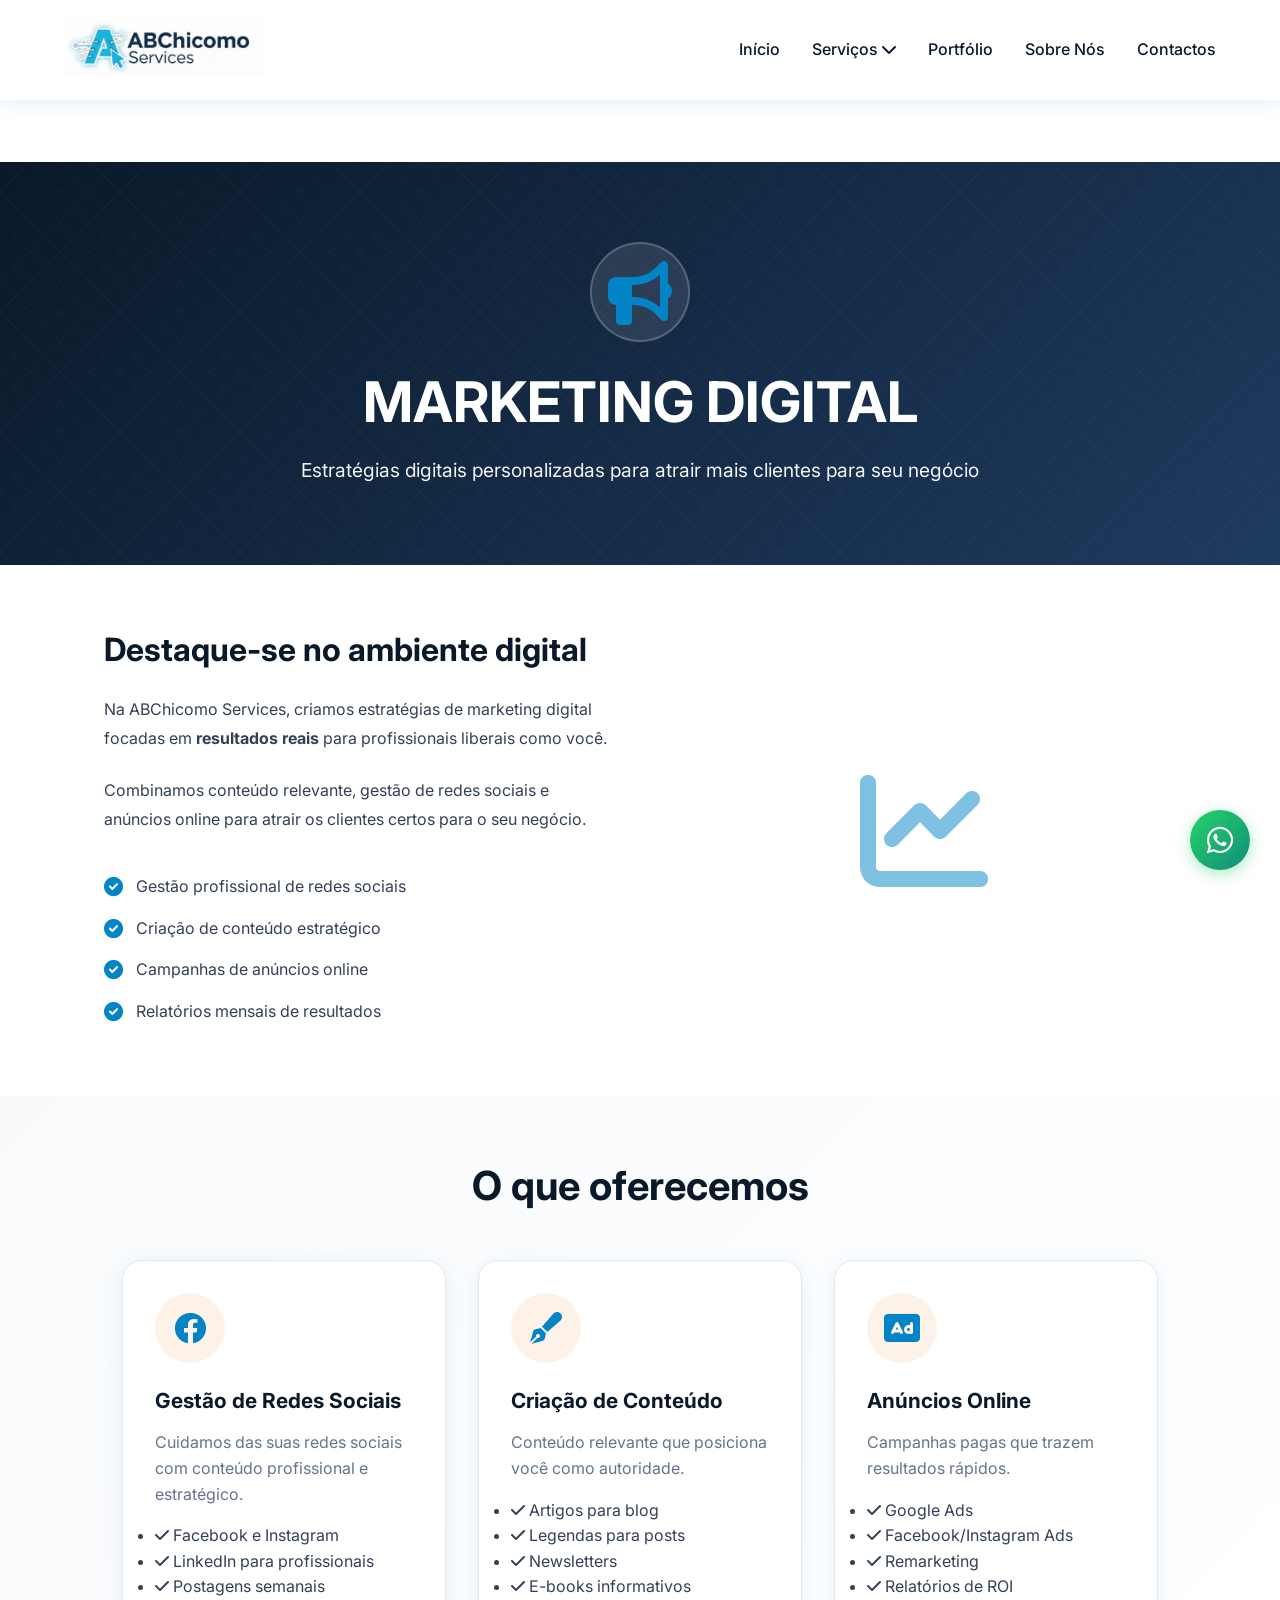
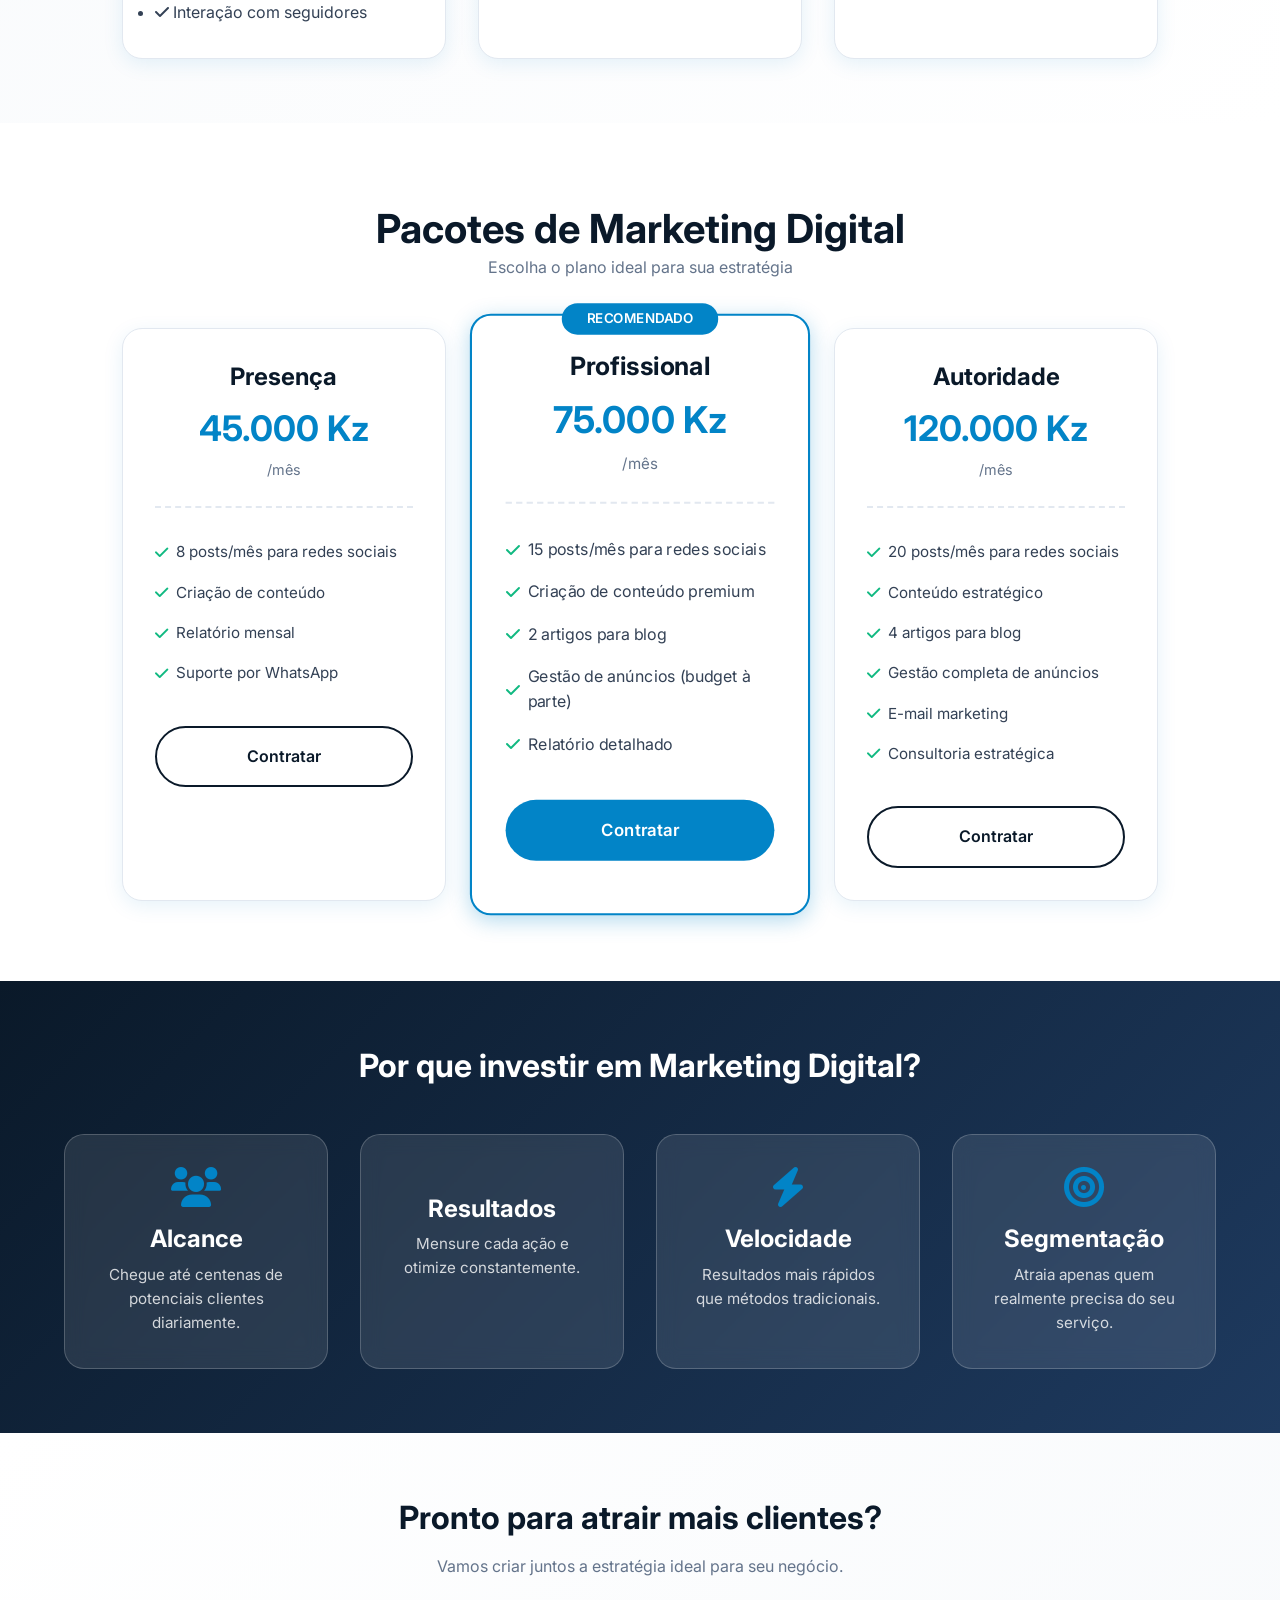
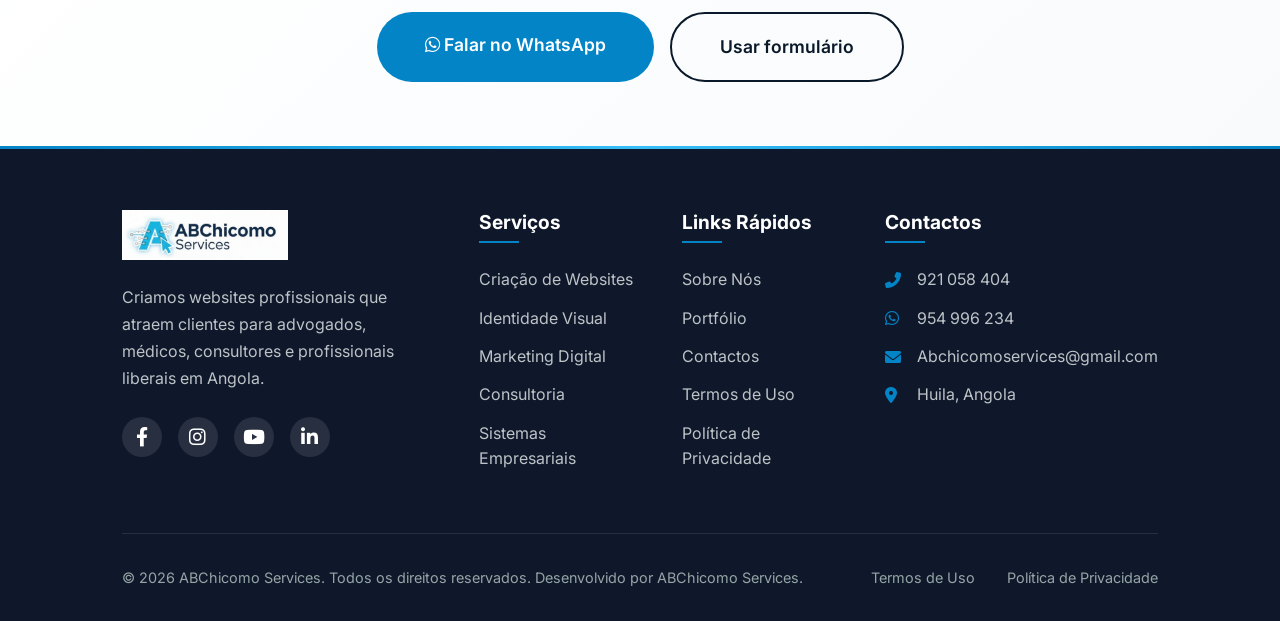
<file: servicos/marketing-digital.html>
<!DOCTYPE html>
<html lang="pt-AO">

<head>
    <meta charset="UTF-8">
    <meta name="viewport" content="width=device-width, initial-scale=1.0">
    <link rel="icon" type="image/x-icon" href="../images/website/favicon.ico">
    <!-- Google tag (gtag.js) - Google Analytics -->
    <script async src="https://www.googletagmanager.com/gtag/js?id=G-79BJNDZDJR"></script>
    <script>
        window.dataLayer = window.dataLayer || [];
        function gtag() { dataLayer.push(arguments); }
        gtag('js', new Date());

        gtag('config', 'G-79BJNDZDJR');
    </script>

    <!-- TÍTULO OTIMIZADO PARA SEO -->
    <title>ABChicomo Services - Marketing Digital para Profissionais Liberais | Angola</title>

    <!-- META DESCRIPTION -->
    <meta name="description"
        content="Estratégias de marketing digital para advogados, médicos e consultores em Angola. Gestão de redes sociais, conteúdo e anúncios para atrair mais clientes.">

    <!-- PALAVRAS-CHAVE -->
    <meta name="keywords"
        content="marketing digital Angola, gestão de redes sociais, conteúdo para advogados, anúncios online, ABChicomo Services">

    <!-- AUTHOR -->
    <meta name="author" content="Artur Chicomo - ABChicomo Services">

    <!-- ROBOTS -->
    <meta name="robots" content="index, follow">

    <!-- OPEN GRAPH -->
    <meta property="og:title" content="Marketing Digital - ABChicomo Services">
    <meta property="og:description" content="Estratégias digitais para profissionais liberais em Angola.">
    <meta property="og:type" content="website">
    <meta property="og:url" content="https://abchicomo.vercel.com/servicos/marketing-digital.html">
    <meta property="og:image" content="https://abchicomo.vercel.com/images/ABChicomo.jpg">

    <!-- FAVICON -->
    <link rel="icon" type="image/x-icon" href="images/website/favicon.ico">

    <!-- CSS PRINCIPAL -->
    <link rel="stylesheet" href="../css/style.css">
    <link rel="stylesheet" href="../css/responsive.css">
    <link rel="stylesheet" href="https://cdnjs.cloudflare.com/ajax/libs/font-awesome/6.0.0/css/all.min.css">
    <link href="https://fonts.googleapis.com/css2?family=Inter:wght@300;400;500;600;700&display=swap" rel="stylesheet">

    <style>
        /* Estilos específicos da página */
        .service-hero {
            background: linear-gradient(135deg, var(--primary-color), var(--secondary-color));
            color: white;
            padding: 5rem 5%;
            text-align: center;
            position: relative;
            overflow: hidden;
        }

        .service-hero::before {
            content: '';
            position: absolute;
            top: 0;
            left: 0;
            right: 0;
            bottom: 0;
            background: url('data:image/svg+xml,<svg xmlns="http://www.w3.org/2000/svg" viewBox="0 0 100 100" opacity="0.1"><path d="M0 0 L100 100 M100 0 L0 100" stroke="white" stroke-width="1"/></svg>');
            background-size: 30px 30px;
            animation: move 20s linear infinite;
        }

        @keyframes move {
            from {
                transform: translateX(-50%) translateY(-50%);
            }

            to {
                transform: translateX(50%) translateY(50%);
            }
        }

        .service-hero .container {
            position: relative;
            z-index: 2;
        }

        .service-hero h1 {
            color: white;
            font-size: clamp(2.5rem, 5vw, 3.5rem);
            margin-bottom: 1rem;
        }

        .service-hero p {
            font-size: 1.2rem;
            opacity: 0.95;
            max-width: 700px;
            margin: 0 auto;
        }

        .hero-icon {
            font-size: 4rem;
            margin-bottom: 1.5rem;
            color: var(--accent-color);
            background: rgba(255, 255, 255, 0.1);
            width: 100px;
            height: 100px;
            line-height: 100px;
            border-radius: 50%;
            margin: 0 auto 1.5rem;
            border: 2px solid rgba(255, 255, 255, 0.2);
        }

        .overview-grid {
            display: grid;
            grid-template-columns: 1fr 1fr;
            gap: 4rem;
            align-items: center;
            max-width: 1200px;
            margin: 0 auto;
            padding: 4rem 5%;
        }

        .overview-content h2 {
            font-size: 2rem;
            margin-bottom: 1.5rem;
            color: var(--primary-color);
        }

        .overview-content p {
            margin-bottom: 1.5rem;
            color: var(--text-color);
            line-height: 1.8;
        }

        .overview-list {
            list-style: none;
            margin-top: 2rem;
        }

        .overview-list li {
            padding: 0.5rem 0;
            display: flex;
            align-items: center;
            gap: 0.8rem;
        }

        .overview-list li i {
            color: var(--accent-color);
            font-size: 1.2rem;
        }

        .services-detail {
            padding: 4rem 5%;
            background: linear-gradient(135deg, var(--light-bg), var(--white));
        }

        .detail-grid {
            display: grid;
            grid-template-columns: repeat(auto-fit, minmax(300px, 1fr));
            gap: 2rem;
            max-width: 1200px;
            margin: 3rem auto 0;
        }

        .detail-card {
            background: var(--white);
            padding: 2rem;
            border-radius: 20px;
            box-shadow: var(--shadow);
            transition: var(--transition);
            border: 1px solid var(--gray-light);
        }

        .detail-card:hover {
            transform: translateY(-10px);
            box-shadow: var(--shadow-hover);
            border-color: var(--accent-color);
        }

        .detail-icon {
            width: 70px;
            height: 70px;
            background: rgba(230, 126, 34, 0.1);
            border-radius: 50%;
            display: flex;
            align-items: center;
            justify-content: center;
            margin-bottom: 1.5rem;
            font-size: 2rem;
            color: var(--accent-color);
            transition: var(--transition);
        }

        .detail-card:hover .detail-icon {
            background: var(--accent-color);
            color: white;
            transform: rotate(360deg);
        }

        .detail-card h3 {
            margin-bottom: 1rem;
            font-size: 1.3rem;
        }

        .detail-card p {
            color: var(--gray);
            margin-bottom: 1rem;
            line-height: 1.6;
        }

        .pricing-section {
            padding: 5rem 5%;
            background: var(--white);
        }

        .pricing-grid {
            display: grid;
            grid-template-columns: repeat(3, 1fr);
            gap: 2rem;
            max-width: 1200px;
            margin: 3rem auto 0;
        }

        .pricing-card {
            background: var(--white);
            border-radius: 20px;
            padding: 2rem;
            box-shadow: var(--shadow);
            border: 1px solid var(--gray-light);
            transition: var(--transition);
        }

        .pricing-card:hover {
            transform: translateY(-10px);
            box-shadow: var(--shadow-hover);
            border-color: var(--accent-color);
        }

        .pricing-card.featured {
            border: 2px solid var(--accent-color);
            transform: scale(1.05);
            box-shadow: var(--shadow-accent);
            z-index: 2;
        }

        .pricing-card.featured:hover {
            transform: scale(1.05) translateY(-10px);
        }

        .pricing-badge {
            position: absolute;
            top: -12px;
            left: 50%;
            transform: translateX(-50%);
            background: var(--accent-color);
            color: white;
            padding: 0.3rem 1.5rem;
            border-radius: 50px;
            font-size: 0.8rem;
            font-weight: 600;
        }

        .pricing-header {
            text-align: center;
            margin-bottom: 1.5rem;
            padding-bottom: 1.5rem;
            border-bottom: 2px dashed var(--gray-light);
        }

        .pricing-header h3 {
            font-size: 1.5rem;
            margin-bottom: 0.5rem;
        }

        .price {
            font-size: 2.2rem;
            font-weight: 700;
            color: var(--accent-color);
        }

        .period {
            font-size: 0.9rem;
            color: var(--gray);
        }

        .pricing-features {
            list-style: none;
            margin-bottom: 2rem;
        }

        .pricing-features li {
            padding: 0.5rem 0;
            display: flex;
            align-items: center;
            gap: 0.5rem;
            font-size: 0.95rem;
        }

        .pricing-features li i {
            color: var(--success-color);
        }

        .benefits-section {
            padding: 4rem 5%;
            background: linear-gradient(135deg, var(--primary-color), var(--secondary-color));
            color: white;
        }

        .benefits-section h2 {
            color: white;
            text-align: center;
            font-size: 2rem;
            margin-bottom: 3rem;
        }

        .benefits-grid {
            display: grid;
            grid-template-columns: repeat(auto-fit, minmax(250px, 1fr));
            gap: 2rem;
            max-width: 1200px;
            margin: 0 auto;
        }

        .benefit-item {
            text-align: center;
            padding: 2rem;
            background: rgba(255, 255, 255, 0.1);
            border-radius: 20px;
            backdrop-filter: blur(10px);
            border: 1px solid rgba(255, 255, 255, 0.2);
            transition: var(--transition);
        }

        .benefit-item:hover {
            transform: translateY(-10px);
            background: rgba(255, 255, 255, 0.15);
        }

        .benefit-item i {
            font-size: 2.5rem;
            color: var(--accent-color);
            margin-bottom: 1rem;
        }

        .benefit-item h3 {
            color: white;
            margin-bottom: 0.5rem;
        }

        .benefit-item p {
            color: rgba(255, 255, 255, 0.8);
            font-size: 0.95rem;
        }

        .cta-section {
            padding: 4rem 5%;
            text-align: center;
            background: linear-gradient(135deg, var(--white), var(--light-bg));
        }

        .cta-section h2 {
            font-size: 2rem;
            margin-bottom: 1rem;
        }

        .cta-section p {
            color: var(--gray);
            margin-bottom: 2rem;
            max-width: 600px;
            margin-left: auto;
            margin-right: auto;
        }

        .cta-buttons {
            display: flex;
            gap: 1rem;
            justify-content: center;
            flex-wrap: wrap;
        }

        @media (max-width: 992px) {
            .overview-grid {
                grid-template-columns: 1fr;
            }

            .pricing-grid {
                grid-template-columns: repeat(2, 1fr);
            }

            .pricing-card.featured {
                grid-column: span 2;
                transform: scale(1);
            }
        }

        @media (max-width: 768px) {
            .pricing-grid {
                grid-template-columns: 1fr;
            }

            .pricing-card.featured {
                grid-column: auto;
            }

            .cta-buttons {
                flex-direction: column;
                align-items: center;
            }
        }
    </style>
</head>

<body>
    <!-- WhatsApp Button -->
    <a href="https://wa.me/244954996234?text=Olá!%20Gostaria%20de%20saber%20mais%20sobre%20Marketing%20Digital"
        class="whatsapp-float" target="_blank">
        <i class="fab fa-whatsapp"></i>
    </a>

    <!-- Header -->
    <header>
        <nav>
            <div class="logo">
                <a href="../index.html">
                    <img src="../images/website/navbar.png" alt="ABChicomo Services" class="logo-img">
                </a>
            </div>
            <div class="hamburger">
                <span></span>
                <span></span>
                <span></span>
            </div>
            <ul class="nav-menu">
                <li><a href="../index.html">Início</a></li>
                <li class="dropdown">
                    <a href="#" class="dropdown-toggle">Serviços <i class="fas fa-chevron-down"></i></a>
                    <div class="dropdown-content">
                        <a href="desenvolvimento.html">Criação de Websites</a>
                        <a href="identidade-visual.html">Identidade Visual</a>
                        <a href="marketing-digital.html" class="active">Marketing Digital</a>
                        <a href="consultoria.html">Consultoria</a>
                        <a href="sistemas.html">Sistemas Empresariais</a>
                    </div>
                </li>
                <li><a href="../portfolio.html">Portfólio</a></li>
                <li><a href="../sobre.html">Sobre Nós</a></li>
                <li><a href="../contato.html">Contactos</a></li>
            </ul>
        </nav>
    </header>

    <!-- Breadcrumb -->
    <div class="breadcrumb">
        <div class="container">
            <ul>
                <li><a href="../index.html">Início</a></li>
                <li><a href="#">Serviços</a></li>
                <li>Marketing Digital</li>
            </ul>
        </div>
    </div>

    <main>
        <!-- Hero Section -->
        <section class="service-hero">
            <div class="container">
                <div class="hero-icon">
                    <i class="fas fa-bullhorn"></i>
                </div>
                <h1>MARKETING DIGITAL</h1>
                <p>Estratégias digitais personalizadas para atrair mais clientes para seu negócio</p>
            </div>
        </section>

        <!-- Overview -->
        <section class="overview-grid">
            <div class="overview-content">
                <h2>Destaque-se no ambiente digital</h2>
                <p>Na ABChicomo Services, criamos estratégias de marketing digital focadas em <strong>resultados
                        reais</strong> para profissionais liberais como você.</p>
                <p>Combinamos conteúdo relevante, gestão de redes sociais e anúncios online para atrair os clientes
                    certos para o seu negócio.</p>
                <ul class="overview-list">
                    <li><i class="fas fa-check-circle"></i> Gestão profissional de redes sociais</li>
                    <li><i class="fas fa-check-circle"></i> Criação de conteúdo estratégico</li>
                    <li><i class="fas fa-check-circle"></i> Campanhas de anúncios online</li>
                    <li><i class="fas fa-check-circle"></i> Relatórios mensais de resultados</li>
                </ul>
            </div>
            <div class="overview-image" style="text-align: center;">
                <i class="fas fa-chart-line" style="font-size: 8rem; color: var(--accent-color); opacity: 0.5;"></i>
            </div>
        </section>

        <!-- Serviços Detalhados -->
        <section class="services-detail">
            <div class="container">
                <h2 style="text-align: center; margin-bottom: 2rem;">O que oferecemos</h2>
                <div class="detail-grid">
                    <div class="detail-card">
                        <div class="detail-icon"><i class="fab fa-facebook"></i></div>
                        <h3>Gestão de Redes Sociais</h3>
                        <p>Cuidamos das suas redes sociais com conteúdo profissional e estratégico.</p>
                        <ul class="detail-list">
                            <li><i class="fas fa-check"></i> Facebook e Instagram</li>
                            <li><i class="fas fa-check"></i> LinkedIn para profissionais</li>
                            <li><i class="fas fa-check"></i> Postagens semanais</li>
                            <li><i class="fas fa-check"></i> Interação com seguidores</li>
                        </ul>
                    </div>
                    <div class="detail-card">
                        <div class="detail-icon"><i class="fas fa-pen-fancy"></i></div>
                        <h3>Criação de Conteúdo</h3>
                        <p>Conteúdo relevante que posiciona você como autoridade.</p>
                        <ul class="detail-list">
                            <li><i class="fas fa-check"></i> Artigos para blog</li>
                            <li><i class="fas fa-check"></i> Legendas para posts</li>
                            <li><i class="fas fa-check"></i> Newsletters</li>
                            <li><i class="fas fa-check"></i> E-books informativos</li>
                        </ul>
                    </div>
                    <div class="detail-card">
                        <div class="detail-icon"><i class="fas fa-ad"></i></div>
                        <h3>Anúncios Online</h3>
                        <p>Campanhas pagas que trazem resultados rápidos.</p>
                        <ul class="detail-list">
                            <li><i class="fas fa-check"></i> Google Ads</li>
                            <li><i class="fas fa-check"></i> Facebook/Instagram Ads</li>
                            <li><i class="fas fa-check"></i> Remarketing</li>
                            <li><i class="fas fa-check"></i> Relatórios de ROI</li>
                        </ul>
                    </div>
                </div>
            </div>
        </section>

        <!-- Preços -->
        <section class="pricing-section">
            <div class="container">
                <h2 style="text-align: center;">Pacotes de Marketing Digital</h2>
                <p style="text-align: center; color: var(--gray); margin-bottom: 2rem;">Escolha o plano ideal para sua
                    estratégia</p>

                <div class="pricing-grid">
                    <div class="pricing-card">
                        <div class="pricing-header">
                            <h3>Presença</h3>
                            <div class="price">45.000 Kz</div>
                            <span class="period">/mês</span>
                        </div>
                        <ul class="pricing-features">
                            <li><i class="fas fa-check"></i> 8 posts/mês para redes sociais</li>
                            <li><i class="fas fa-check"></i> Criação de conteúdo</li>
                            <li><i class="fas fa-check"></i> Relatório mensal</li>
                            <li><i class="fas fa-check"></i> Suporte por WhatsApp</li>
                        </ul>
                        <a href="https://wa.me/244954996234?text=Olá!%20Quero%20o%20Pacote%20Presença%20(45.000%20Kz)"
                            class="btn btn-outline btn-block">Contratar</a>
                    </div>

                    <div class="pricing-card featured">
                        <div class="pricing-badge">RECOMENDADO</div>
                        <div class="pricing-header">
                            <h3>Profissional</h3>
                            <div class="price">75.000 Kz</div>
                            <span class="period">/mês</span>
                        </div>
                        <ul class="pricing-features">
                            <li><i class="fas fa-check"></i> 15 posts/mês para redes sociais</li>
                            <li><i class="fas fa-check"></i> Criação de conteúdo premium</li>
                            <li><i class="fas fa-check"></i> 2 artigos para blog</li>
                            <li><i class="fas fa-check"></i> Gestão de anúncios (budget à parte)</li>
                            <li><i class="fas fa-check"></i> Relatório detalhado</li>
                        </ul>
                        <a href="https://wa.me/244954996234?text=Olá!%20Quero%20o%20Pacote%20Profissional%20(75.000%20Kz)"
                            class="btn btn-primary btn-block">Contratar</a>
                    </div>

                    <div class="pricing-card">
                        <div class="pricing-header">
                            <h3>Autoridade</h3>
                            <div class="price">120.000 Kz</div>
                            <span class="period">/mês</span>
                        </div>
                        <ul class="pricing-features">
                            <li><i class="fas fa-check"></i> 20 posts/mês para redes sociais</li>
                            <li><i class="fas fa-check"></i> Conteúdo estratégico</li>
                            <li><i class="fas fa-check"></i> 4 artigos para blog</li>
                            <li><i class="fas fa-check"></i> Gestão completa de anúncios</li>
                            <li><i class="fas fa-check"></i> E-mail marketing</li>
                            <li><i class="fas fa-check"></i> Consultoria estratégica</li>
                        </ul>
                        <a href="https://wa.me/244954996234?text=Olá!%20Quero%20o%20Pacote%20Autoridade%20(120.000%20Kz)"
                            class="btn btn-outline btn-block">Contratar</a>
                    </div>
                </div>
            </div>
        </section>

        <!-- Benefícios -->
        <section class="benefits-section">
            <h2>Por que investir em Marketing Digital?</h2>
            <div class="benefits-grid">
                <div class="benefit-item">
                    <i class="fas fa-users"></i>
                    <h3>Alcance</h3>
                    <p>Chegue até centenas de potenciais clientes diariamente.</p>
                </div>
                <div class="benefit-item">
                    <i class="fas fa-chart-simple"></i>
                    <h3>Resultados</h3>
                    <p>Mensure cada ação e otimize constantemente.</p>
                </div>
                <div class="benefit-item">
                    <i class="fas fa-bolt"></i>
                    <h3>Velocidade</h3>
                    <p>Resultados mais rápidos que métodos tradicionais.</p>
                </div>
                <div class="benefit-item">
                    <i class="fas fa-bullseye"></i>
                    <h3>Segmentação</h3>
                    <p>Atraia apenas quem realmente precisa do seu serviço.</p>
                </div>
            </div>
        </section>

        <!-- CTA -->
        <section class="cta-section">
            <h2>Pronto para atrair mais clientes?</h2>
            <p>Vamos criar juntos a estratégia ideal para seu negócio.</p>
            <div class="cta-buttons">
                <a href="https://wa.me/244954996234?text=Olá!%20Quero%20saber%20mais%20sobre%20Marketing%20Digital"
                    class="btn btn-primary btn-large">
                    <i class="fab fa-whatsapp"></i> Falar no WhatsApp
                </a>
                <a href="../contato.html" class="btn btn-outline btn-large">Usar formulário</a>
            </div>
        </section>
    </main>

    <!-- Footer -->
    <!-- Footer -->
    <footer>
        <div class="container">
            <div class="footer-grid">
                <div class="footer-section">
                    <img src="../images/website/navbar.png" alt="ABChicomo Services" class="footer-logo"
                        onerror="this.style.display='none'; this.nextElementSibling.style.display='block';">
                    <h3 class="footer-logo-fallback" style="display:none;">ABChicomo<span>Services</span></h3>
                    <p class="footer-description">Criamos websites profissionais que atraem clientes para advogados,
                        médicos, consultores e profissionais liberais em Angola.</p>
                    <div class="footer-social">
                        <a href="https://facebook.com/ABChicomo" class="social-link" target="_blank"
                            aria-label="Facebook"><i class="fab fa-facebook-f"></i></a>
                        <a href="https://instagram.com/Abchicomo" class="social-link" target="_blank"
                            aria-label="Instagram"><i class="fab fa-instagram"></i></a>
                        <a href="https://www.youtube.com/@abchicomo" class="social-link" target="_blank"
                            aria-label="YouTube"><i class="fab fa-youtube"></i></a>
                        <a href="https://linkedin.com/company/abchicomo" class="social-link" target="_blank"
                            aria-label="LinkedIn"><i class="fab fa-linkedin-in"></i></a>
                    </div>
                </div>

                <div class="footer-section">
                    <h3>Serviços</h3>
                    <ul class="footer-links">
                        <li><a href="desenvolvimento.html">Criação de Websites</a></li>
                        <li><a href="identidade-visual.html">Identidade Visual</a></li>
                        <li><a href="marketing-digital.html">Marketing Digital</a></li>
                        <li><a href="consultoria.html">Consultoria</a></li>
                        <li><a href="sistemas.html">Sistemas Empresariais</a></li>
                    </ul>
                </div>

                <div class="footer-section">
                    <h3>Links Rápidos</h3>
                    <ul class="footer-links">
                        <li><a href="../sobre.html">Sobre Nós</a></li>
                        <li><a href="../portfolio.html">Portfólio</a></li>
                        <li><a href="../contato.html">Contactos</a></li>
                        <li><a href="../termos.html">Termos de Uso</a></li>
                        <li><a href="../privacidade.html">Política de Privacidade</a></li>
                    </ul>
                </div>

                <div class="footer-section">
                    <h3>Contactos</h3>
                    <ul class="footer-contact">
                        <li><i class="fas fa-phone-alt"></i> 921 058 404</li>
                        <li><i class="fab fa-whatsapp"></i> 954 996 234</li>
                        <li><i class="fas fa-envelope"></i> Abchicomoservices@gmail.com</li>
                        <li><i class="fas fa-map-marker-alt"></i> Huila, Angola</li>
                    </ul>
                </div>
            </div>

            <div class="footer-bottom">
                <div class="copyright">
                    <p>&copy; <span class="current-year">2024</span> ABChicomo Services. Todos os direitos reservados.
                        Desenvolvido por ABChicomo Services.</p>
                </div>
                <div class="footer-bottom-links">
                    <a href="../termos.html">Termos de Uso</a>
                    <a href="../privacidade.html">Política de Privacidade</a>
                </div>
            </div>
        </div>
    </footer>

    <script src="../js/main.js"></script>
</body>

</html>
</file>
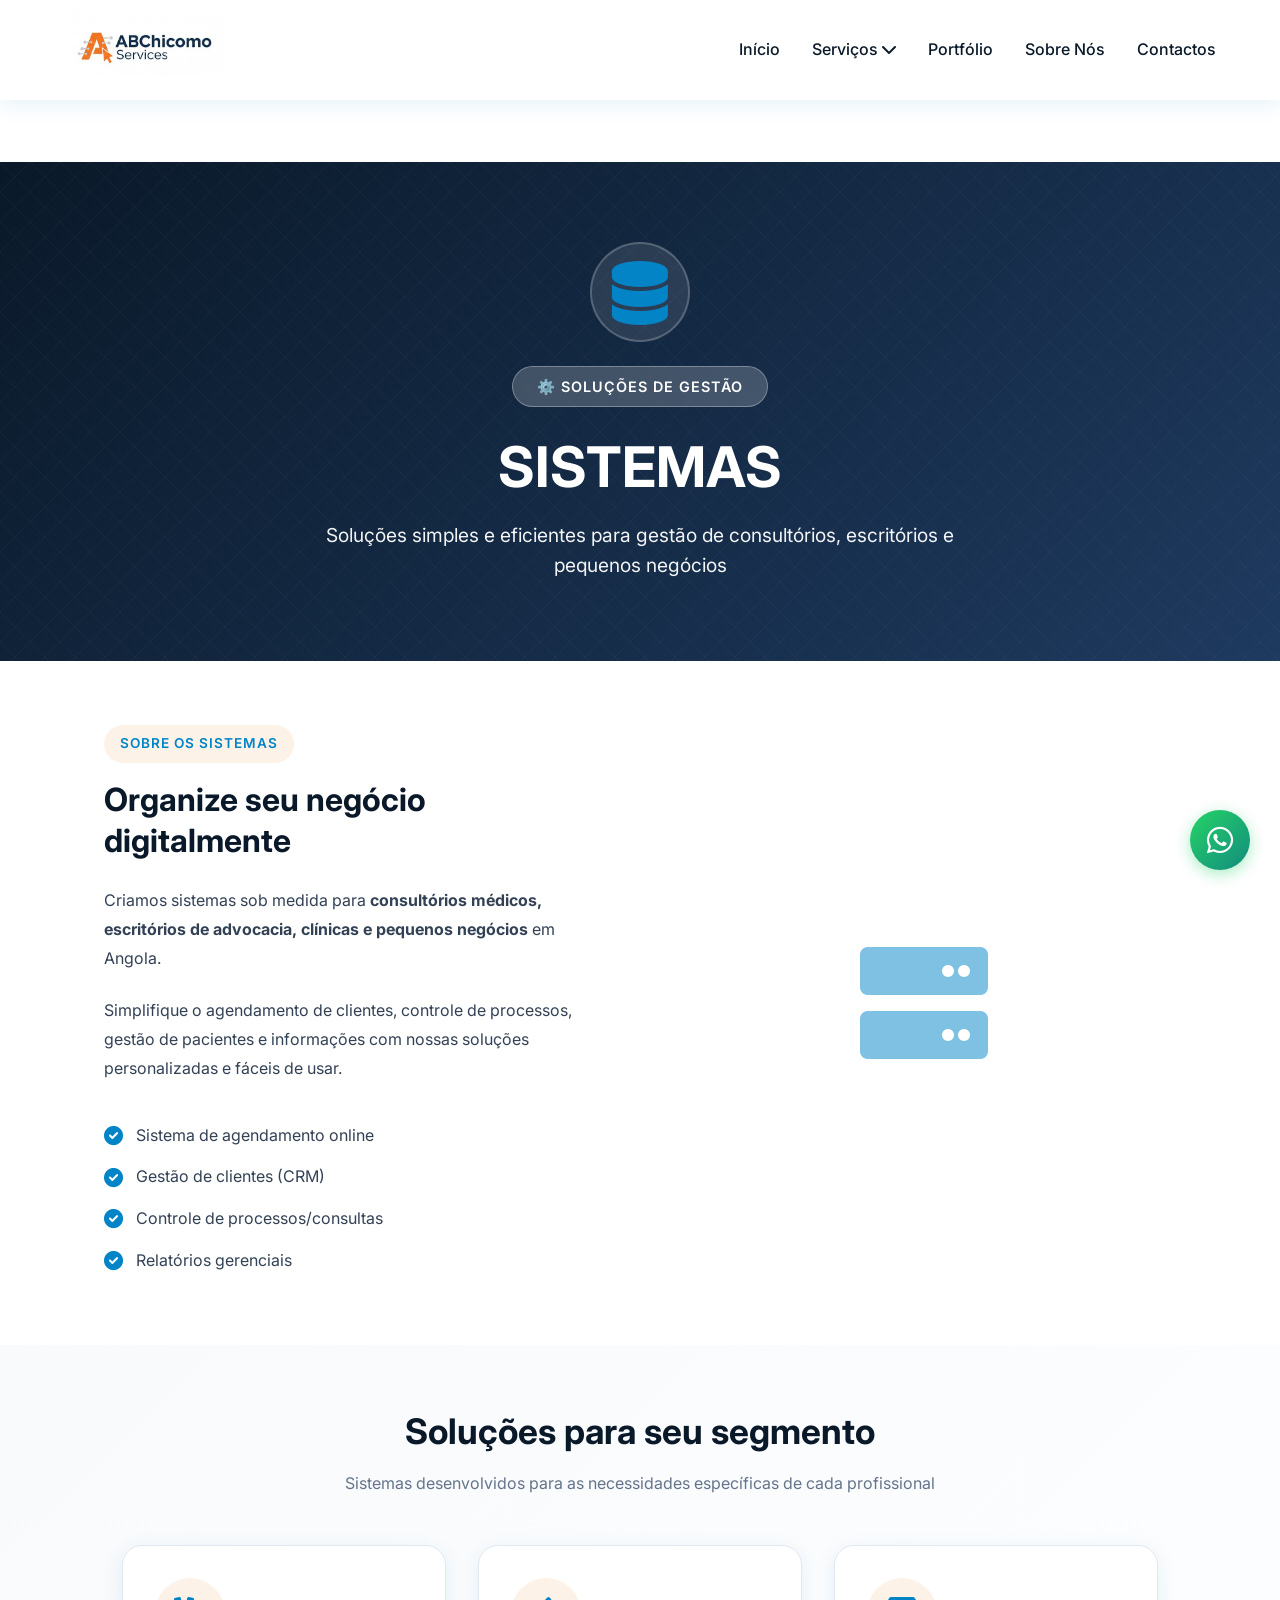
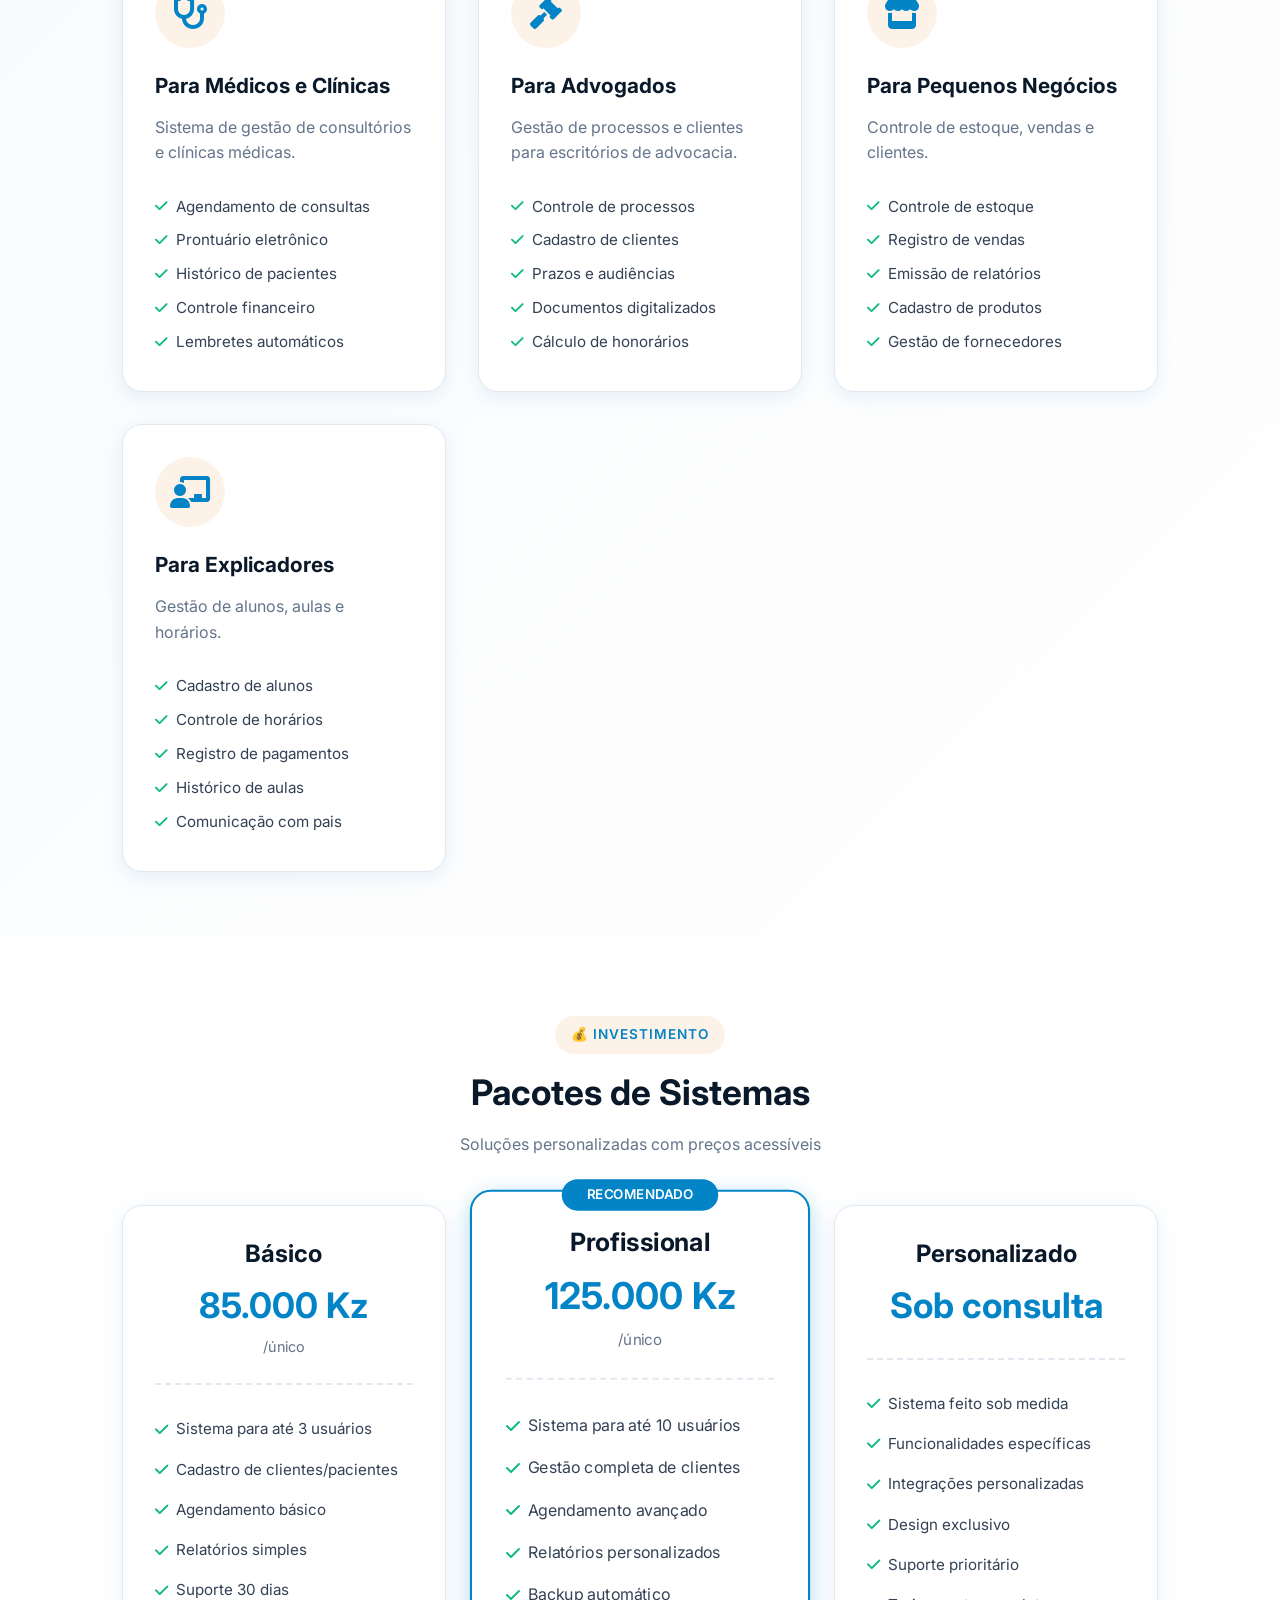
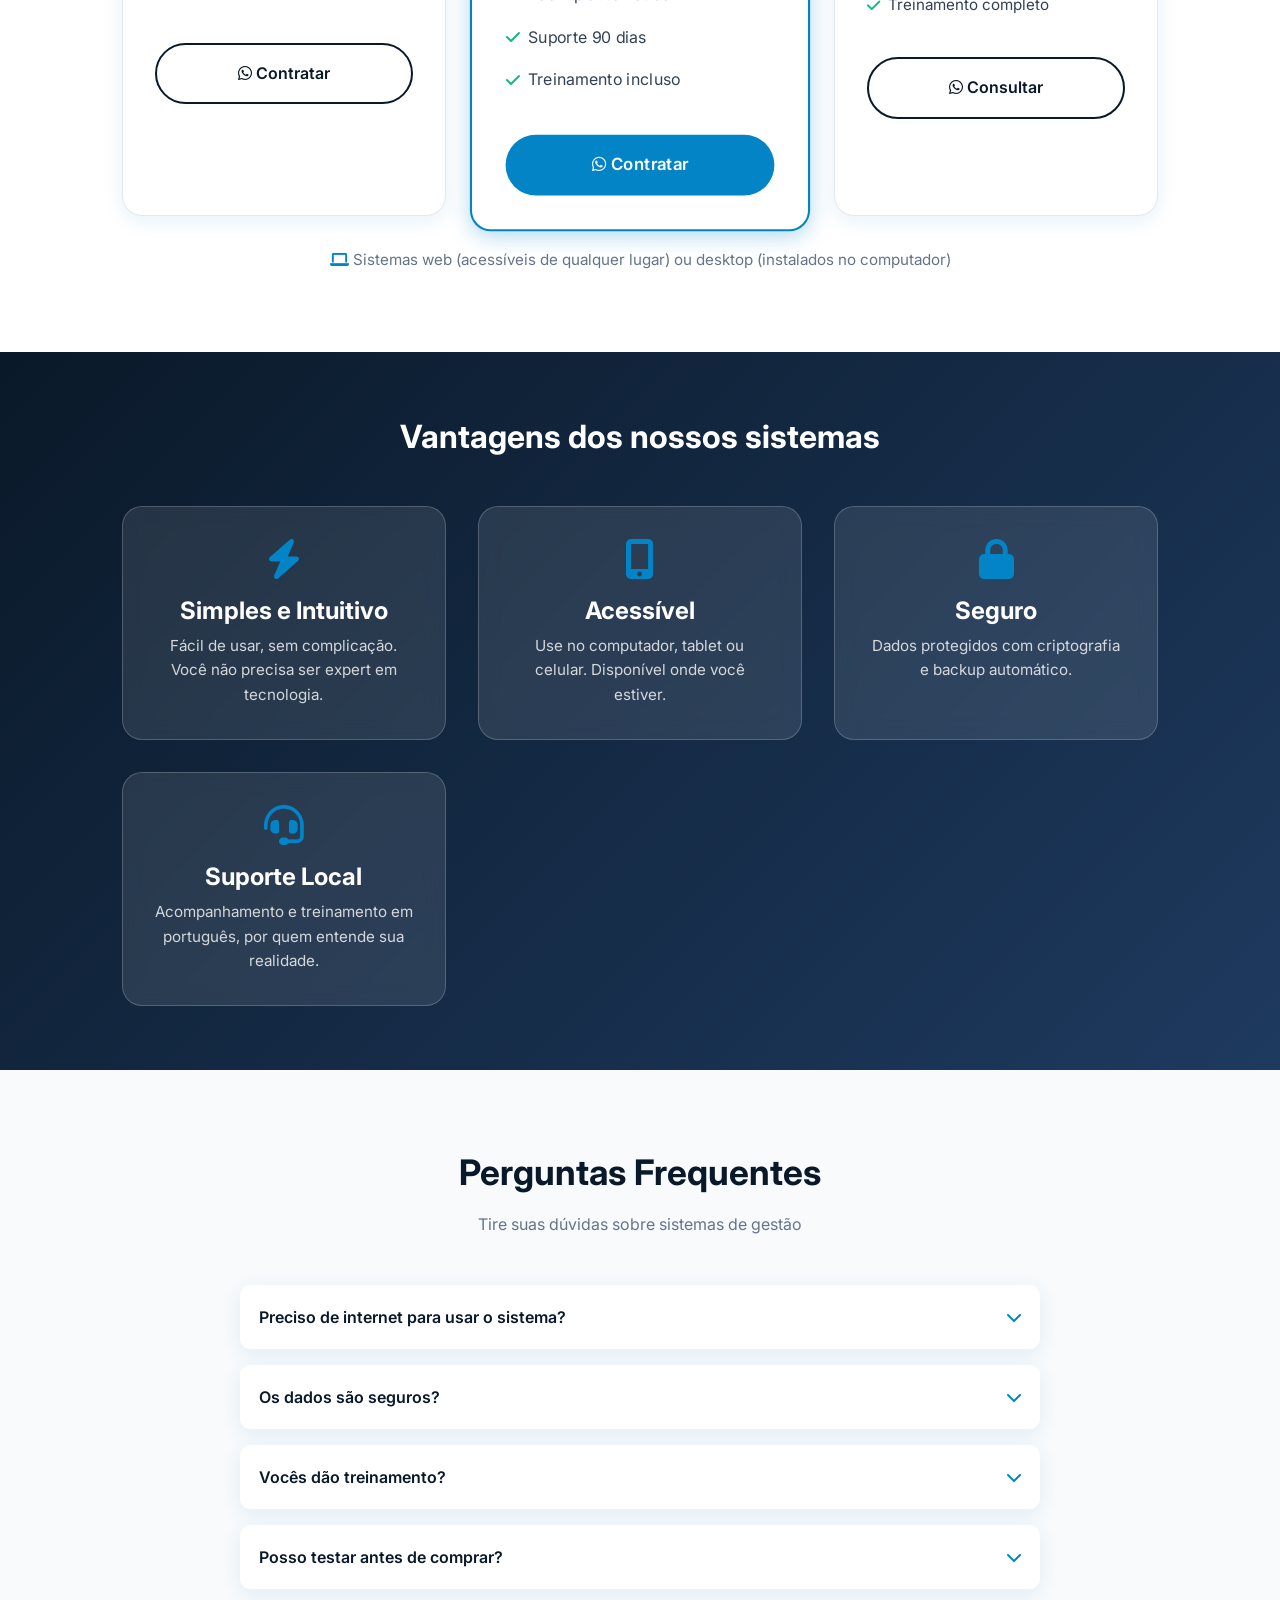
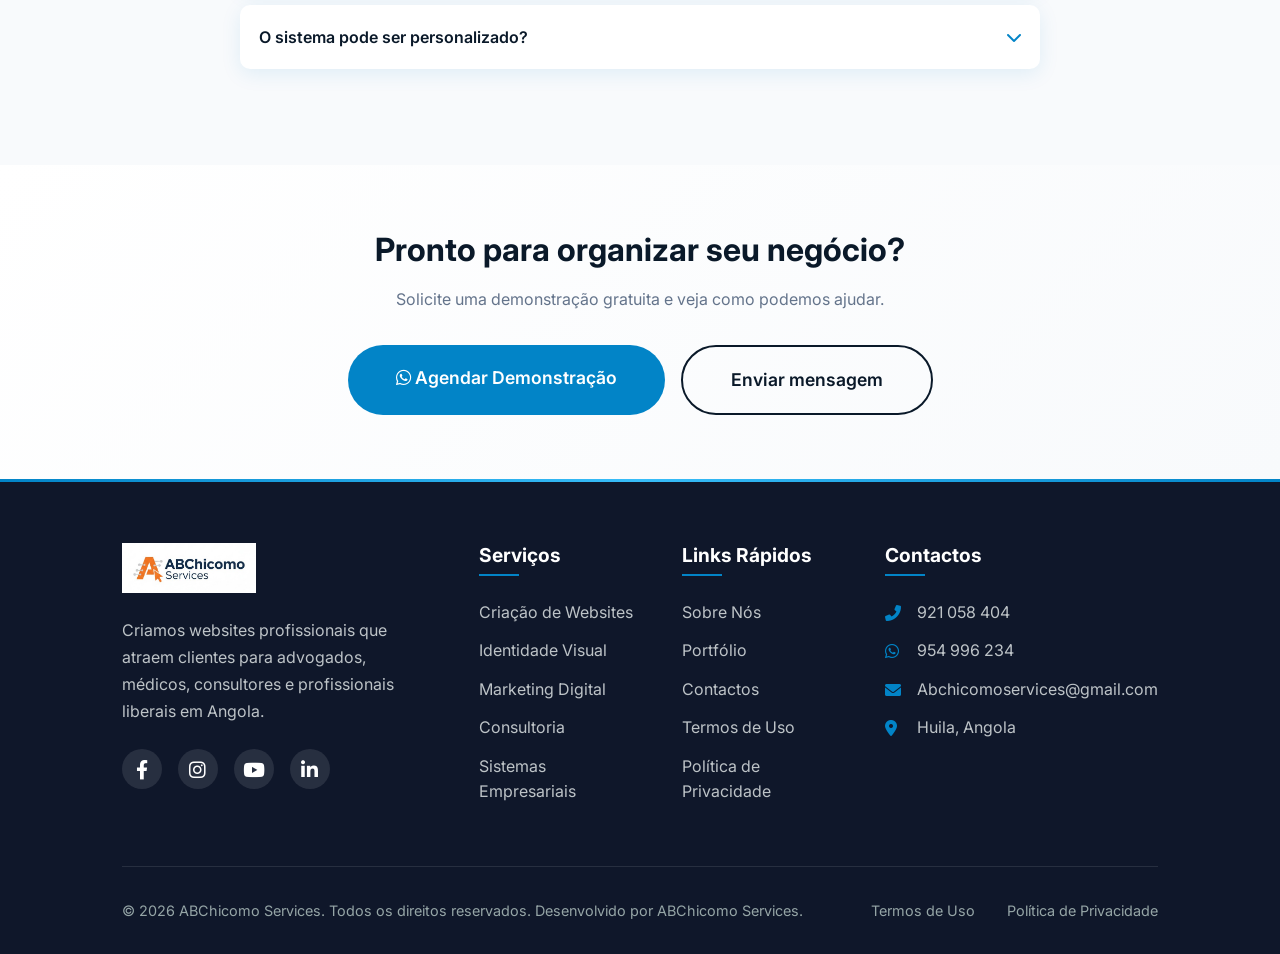
<file: servicos/sistemas.html>
<!DOCTYPE html>
<html lang="pt-AO">

<head>
    <meta charset="UTF-8">
    <meta name="viewport" content="width=device-width, initial-scale=1.0">
    <link rel="icon" type="image/x-icon" href="../images/website/favicon.ico">

    <!-- Google tag (gtag.js) - Google Analytics -->
    <script async src="https://www.googletagmanager.com/gtag/js?id=G-79BJNDZDJR"></script>
    <script>
        window.dataLayer = window.dataLayer || [];
        function gtag() { dataLayer.push(arguments); }
        gtag('js', new Date());

        gtag('config', 'G-79BJNDZDJR');
    </script>

    <!-- TÍTULO OTIMIZADO -->
    <title>Sistemas Empresariais - ABChicomo Services | Gestão para Consultórios, Escritórios e Pequenos Negócios em
        Angola</title>

    <!-- META DESCRIPTION -->
    <meta name="description"
        content="Sistemas simples e eficientes para gestão de consultórios médicos, escritórios de advocacia e pequenos negócios em Angola. Controle de clientes, agendamentos e muito mais.">

    <!-- PALAVRAS-CHAVE -->
    <meta name="keywords"
        content="sistemas empresariais Angola, gestão para consultórios, software para advogados, sistema para médicos, controle de clientes, ABChicomo Services">

    <!-- AUTHOR -->
    <meta name="author" content="Artur Chicomo - ABChicomo Services">

    <!-- ROBOTS -->
    <meta name="robots" content="index, follow">

    <!-- OPEN GRAPH -->
    <meta property="og:title" content="Sistemas Empresariais - ABChicomo Services">
    <meta property="og:description" content="Sistemas de gestão para profissionais liberais em Angola.">
    <meta property="og:type" content="website">
    <meta property="og:url" content="https://abchicomo.vercel.com/servicos/sistemas.html">
    <meta property="og:image" content="https://abchicomo.vercel.com/images/ABChicomo.jpg">

    <!-- FAVICON -->
    <link rel="icon" type="image/x-icon" href="images/website/favicon.ico">

    <!-- CSS -->
    <link rel="stylesheet" href="../css/style.css">
    <link rel="stylesheet" href="../css/responsive.css">
    <link rel="stylesheet" href="https://cdnjs.cloudflare.com/ajax/libs/font-awesome/6.0.0/css/all.min.css">
    <link href="https://fonts.googleapis.com/css2?family=Inter:wght@300;400;500;600;700&display=swap" rel="stylesheet">

    <!-- MESMO STYLE DO ARQUIVO ANTERIOR -->
    <style>
        /* (copiar o mesmo bloco style do consultoria.html) */
        .service-hero {
            background: linear-gradient(135deg, var(--primary-color), var(--secondary-color));
            color: white;
            padding: 5rem 5%;
            text-align: center;
            position: relative;
            overflow: hidden;
        }

        .service-hero::before {
            content: '';
            position: absolute;
            top: 0;
            left: 0;
            right: 0;
            bottom: 0;
            background: url('data:image/svg+xml,<svg xmlns="http://www.w3.org/2000/svg" viewBox="0 0 100 100" opacity="0.1"><path d="M0 0 L100 100 M100 0 L0 100" stroke="white" stroke-width="1"/></svg>');
            background-size: 30px 30px;
            animation: move 20s linear infinite;
        }

        @keyframes move {
            from {
                transform: translateX(-50%) translateY(-50%);
            }

            to {
                transform: translateX(50%) translateY(50%);
            }
        }

        .service-hero .container {
            position: relative;
            z-index: 2;
        }

        .service-hero h1 {
            color: white;
            font-size: clamp(2.5rem, 5vw, 3.5rem);
            margin-bottom: 1rem;
        }

        .service-hero p {
            font-size: 1.2rem;
            opacity: 0.95;
            max-width: 700px;
            margin: 0 auto;
        }

        .hero-badge {
            display: inline-block;
            background: rgba(255, 255, 255, 0.2);
            color: white;
            padding: 0.5rem 1.5rem;
            border-radius: 50px;
            font-weight: 600;
            font-size: 0.9rem;
            letter-spacing: 1px;
            margin-bottom: 1.5rem;
            backdrop-filter: blur(5px);
            border: 1px solid rgba(255, 255, 255, 0.3);
        }

        .hero-icon {
            font-size: 4rem;
            margin-bottom: 1.5rem;
            color: var(--accent-color);
            background: rgba(255, 255, 255, 0.1);
            width: 100px;
            height: 100px;
            line-height: 100px;
            border-radius: 50%;
            margin: 0 auto 1.5rem;
            border: 2px solid rgba(255, 255, 255, 0.2);
        }

        .overview-grid {
            display: grid;
            grid-template-columns: 1fr 1fr;
            gap: 4rem;
            align-items: center;
            max-width: 1200px;
            margin: 0 auto;
            padding: 4rem 5%;
        }

        .overview-content h2 {
            font-size: 2rem;
            margin-bottom: 1.5rem;
            color: var(--primary-color);
        }

        .overview-content p {
            margin-bottom: 1.5rem;
            color: var(--text-color);
            line-height: 1.8;
        }

        .overview-list {
            list-style: none;
            margin-top: 2rem;
        }

        .overview-list li {
            padding: 0.5rem 0;
            display: flex;
            align-items: center;
            gap: 0.8rem;
        }

        .overview-list li i {
            color: var(--accent-color);
            font-size: 1.2rem;
        }

        .overview-image {
            text-align: center;
        }

        .overview-image i {
            font-size: 8rem;
            color: var(--accent-color);
            opacity: 0.5;
        }

        .services-detail {
            padding: 4rem 5%;
            background: linear-gradient(135deg, var(--light-bg), var(--white));
        }

        .section-header {
            text-align: center;
            margin-bottom: 3rem;
        }

        .section-header h2 {
            font-size: 2.2rem;
            color: var(--primary-color);
            margin-bottom: 1rem;
        }

        .section-header p {
            color: var(--gray);
            max-width: 700px;
            margin: 0 auto;
        }

        .detail-grid {
            display: grid;
            grid-template-columns: repeat(auto-fit, minmax(300px, 1fr));
            gap: 2rem;
            max-width: 1200px;
            margin: 0 auto;
        }

        .detail-card {
            background: var(--white);
            padding: 2rem;
            border-radius: 20px;
            box-shadow: var(--shadow);
            transition: var(--transition);
            border: 1px solid var(--gray-light);
        }

        .detail-card:hover {
            transform: translateY(-10px);
            box-shadow: var(--shadow-hover);
            border-color: var(--accent-color);
        }

        .detail-icon {
            width: 70px;
            height: 70px;
            background: rgba(230, 126, 34, 0.1);
            border-radius: 50%;
            display: flex;
            align-items: center;
            justify-content: center;
            margin-bottom: 1.5rem;
            font-size: 2rem;
            color: var(--accent-color);
            transition: var(--transition);
        }

        .detail-card:hover .detail-icon {
            background: var(--accent-color);
            color: white;
            transform: rotate(360deg);
        }

        .detail-card h3 {
            margin-bottom: 1rem;
            font-size: 1.3rem;
        }

        .detail-card p {
            color: var(--gray);
            margin-bottom: 1rem;
            line-height: 1.6;
        }

        .detail-list {
            list-style: none;
            margin-top: 1.5rem;
        }

        .detail-list li {
            padding: 0.3rem 0;
            display: flex;
            align-items: center;
            gap: 0.5rem;
            font-size: 0.95rem;
        }

        .detail-list li i {
            color: var(--success-color);
            font-size: 0.9rem;
        }

        .pricing-section {
            padding: 5rem 5%;
            background: var(--white);
        }

        .pricing-grid {
            display: grid;
            grid-template-columns: repeat(3, 1fr);
            gap: 2rem;
            max-width: 1200px;
            margin: 3rem auto 0;
        }

        .pricing-card {
            background: var(--white);
            border-radius: 20px;
            padding: 2rem;
            box-shadow: var(--shadow);
            border: 1px solid var(--gray-light);
            transition: var(--transition);
            position: relative;
        }

        .pricing-card:hover {
            transform: translateY(-10px);
            box-shadow: var(--shadow-hover);
            border-color: var(--accent-color);
        }

        .pricing-card.featured {
            border: 2px solid var(--accent-color);
            transform: scale(1.05);
            box-shadow: var(--shadow-accent);
            z-index: 2;
        }

        .pricing-card.featured:hover {
            transform: scale(1.05) translateY(-10px);
        }

        .pricing-badge {
            position: absolute;
            top: -12px;
            left: 50%;
            transform: translateX(-50%);
            background: var(--accent-color);
            color: white;
            padding: 0.3rem 1.5rem;
            border-radius: 50px;
            font-size: 0.8rem;
            font-weight: 600;
            white-space: nowrap;
        }

        .pricing-header {
            text-align: center;
            margin-bottom: 1.5rem;
            padding-bottom: 1.5rem;
            border-bottom: 2px dashed var(--gray-light);
        }

        .pricing-header h3 {
            font-size: 1.5rem;
            margin-bottom: 0.5rem;
        }

        .price {
            font-size: 2.2rem;
            font-weight: 700;
            color: var(--accent-color);
        }

        .period {
            font-size: 0.9rem;
            color: var(--gray);
        }

        .pricing-features {
            list-style: none;
            margin-bottom: 2rem;
        }

        .pricing-features li {
            padding: 0.5rem 0;
            display: flex;
            align-items: center;
            gap: 0.5rem;
            font-size: 0.95rem;
        }

        .pricing-features li i {
            color: var(--success-color);
        }

        .pricing-footer {
            text-align: center;
        }

        .pricing-note {
            text-align: center;
            color: var(--gray);
            margin-top: 2rem;
            font-size: 0.95rem;
        }

        .pricing-note i {
            color: var(--accent-color);
        }

        .benefits-section {
            padding: 4rem 5%;
            background: linear-gradient(135deg, var(--primary-color), var(--secondary-color));
            color: white;
        }

        .benefits-section h2 {
            color: white;
            text-align: center;
            font-size: 2rem;
            margin-bottom: 3rem;
        }

        .benefits-grid {
            display: grid;
            grid-template-columns: repeat(auto-fit, minmax(250px, 1fr));
            gap: 2rem;
            max-width: 1200px;
            margin: 0 auto;
        }

        .benefit-item {
            text-align: center;
            padding: 2rem;
            background: rgba(255, 255, 255, 0.1);
            border-radius: 20px;
            backdrop-filter: blur(10px);
            border: 1px solid rgba(255, 255, 255, 0.2);
            transition: var(--transition);
        }

        .benefit-item:hover {
            transform: translateY(-10px);
            background: rgba(255, 255, 255, 0.15);
        }

        .benefit-item i {
            font-size: 2.5rem;
            color: var(--accent-color);
            margin-bottom: 1rem;
        }

        .benefit-item h3 {
            color: white;
            margin-bottom: 0.5rem;
        }

        .benefit-item p {
            color: rgba(255, 255, 255, 0.8);
            font-size: 0.95rem;
        }

        .faq-section {
            padding: 5rem 5%;
            background: var(--light-bg);
        }

        .faq-grid {
            max-width: 800px;
            margin: 3rem auto 0;
        }

        .faq-item {
            background: var(--white);
            border-radius: 10px;
            margin-bottom: 1rem;
            overflow: hidden;
            box-shadow: var(--shadow);
        }

        .faq-question {
            padding: 1.2rem;
            cursor: pointer;
            display: flex;
            justify-content: space-between;
            align-items: center;
            font-weight: 600;
            color: var(--primary-color);
            transition: var(--transition);
        }

        .faq-question:hover {
            background: var(--light-bg);
        }

        .faq-question i {
            transition: var(--transition);
            color: var(--accent-color);
        }

        .faq-question.active i {
            transform: rotate(180deg);
        }

        .faq-answer {
            padding: 0 1.2rem 1.2rem;
            color: var(--gray);
            display: none;
        }

        .faq-answer.show {
            display: block;
        }

        .cta-section {
            padding: 4rem 5%;
            text-align: center;
            background: linear-gradient(135deg, var(--white), var(--light-bg));
        }

        .cta-section h2 {
            font-size: 2rem;
            margin-bottom: 1rem;
        }

        .cta-section p {
            color: var(--gray);
            margin-bottom: 2rem;
            max-width: 600px;
            margin-left: auto;
            margin-right: auto;
        }

        .cta-buttons {
            display: flex;
            gap: 1rem;
            justify-content: center;
            flex-wrap: wrap;
        }

        @media (max-width: 992px) {
            .overview-grid {
                grid-template-columns: 1fr;
            }

            .pricing-grid {
                grid-template-columns: repeat(2, 1fr);
            }

            .pricing-card.featured {
                grid-column: span 2;
                transform: scale(1);
            }
        }

        @media (max-width: 768px) {
            .pricing-grid {
                grid-template-columns: 1fr;
            }

            .pricing-card.featured {
                grid-column: auto;
            }

            .cta-buttons {
                flex-direction: column;
                align-items: center;
            }
        }
    </style>
</head>

<body>
    <!-- WhatsApp Button -->
    <a href="https://wa.me/244954996234?text=Olá!%20Gostaria%20de%20saber%20mais%20sobre%20Sistemas%20de%20Gestão%20para%20meu%20negócio"
        class="whatsapp-float" target="_blank">
        <i class="fab fa-whatsapp"></i>
    </a>

    <!-- Header -->
    <header>
        <nav>
            <div class="logo">
                <a href="../index.html">
                    <img src="../images/website/footer.jpg" alt="ABChicomo Services" class="logo-img">
                </a>
            </div>
            <div class="hamburger">
                <span></span>
                <span></span>
                <span></span>
            </div>
            <ul class="nav-menu">
                <li><a href="../index.html">Início</a></li>
                <li class="dropdown">
                    <a href="#" class="dropdown-toggle">Serviços <i class="fas fa-chevron-down"></i></a>
                    <div class="dropdown-content">
                        <a href="desenvolvimento.html">Criação de Websites</a>
                        <a href="identidade-visual.html">Identidade Visual</a>
                        <a href="marketing-digital.html">Marketing Digital</a>
                        <a href="consultoria.html">Consultoria</a>
                        <a href="sistemas.html" class="active">Sistemas</a>
                    </div>
                </li>
                <li><a href="../portfolio.html">Portfólio</a></li>
                <li><a href="../sobre.html">Sobre Nós</a></li>
                <li><a href="../contato.html">Contactos</a></li>
            </ul>
        </nav>
    </header>

    <!-- Breadcrumb -->
    <div class="breadcrumb">
        <div class="container">
            <ul>
                <li><a href="../index.html">Início</a></li>
                <li><a href="#">Serviços</a></li>
                <li>Sistemas Empresariais</li>
            </ul>
        </div>
    </div>

    <main>
        <!-- Hero Section -->
        <section class="service-hero">
            <div class="container">
                <div class="hero-icon">
                    <i class="fas fa-database"></i>
                </div>
                <span class="hero-badge">⚙️ SOLUÇÕES DE GESTÃO</span>
                <h1>SISTEMAS</h1>
                <p>Soluções simples e eficientes para gestão de consultórios, escritórios e pequenos negócios</p>
            </div>
        </section>

        <!-- Overview -->
        <section class="overview-grid">
            <div class="overview-content">
                <span class="section-badge">SOBRE OS SISTEMAS</span>
                <h2>Organize seu negócio digitalmente</h2>
                <p>Criamos sistemas sob medida para <strong>consultórios médicos, escritórios de advocacia, clínicas e
                        pequenos negócios</strong> em Angola.</p>
                <p>Simplifique o agendamento de clientes, controle de processos, gestão de pacientes e informações com
                    nossas soluções personalizadas e fáceis de usar.</p>
                <ul class="overview-list">
                    <li><i class="fas fa-check-circle"></i> Sistema de agendamento online</li>
                    <li><i class="fas fa-check-circle"></i> Gestão de clientes (CRM)</li>
                    <li><i class="fas fa-check-circle"></i> Controle de processos/consultas</li>
                    <li><i class="fas fa-check-circle"></i> Relatórios gerenciais</li>
                </ul>
            </div>
            <div class="overview-image">
                <i class="fas fa-server"></i>
            </div>
        </section>

        <!-- Tipos de Sistemas -->
        <section class="services-detail">
            <div class="container">
                <div class="section-header">
                    <h2>Soluções para seu segmento</h2>
                    <p>Sistemas desenvolvidos para as necessidades específicas de cada profissional</p>
                </div>
                <div class="detail-grid">
                    <div class="detail-card">
                        <div class="detail-icon"><i class="fas fa-stethoscope"></i></div>
                        <h3>Para Médicos e Clínicas</h3>
                        <p>Sistema de gestão de consultórios e clínicas médicas.</p>
                        <ul class="detail-list">
                            <li><i class="fas fa-check"></i> Agendamento de consultas</li>
                            <li><i class="fas fa-check"></i> Prontuário eletrônico</li>
                            <li><i class="fas fa-check"></i> Histórico de pacientes</li>
                            <li><i class="fas fa-check"></i> Controle financeiro</li>
                            <li><i class="fas fa-check"></i> Lembretes automáticos</li>
                        </ul>
                    </div>
                    <div class="detail-card">
                        <div class="detail-icon"><i class="fas fa-gavel"></i></div>
                        <h3>Para Advogados</h3>
                        <p>Gestão de processos e clientes para escritórios de advocacia.</p>
                        <ul class="detail-list">
                            <li><i class="fas fa-check"></i> Controle de processos</li>
                            <li><i class="fas fa-check"></i> Cadastro de clientes</li>
                            <li><i class="fas fa-check"></i> Prazos e audiências</li>
                            <li><i class="fas fa-check"></i> Documentos digitalizados</li>
                            <li><i class="fas fa-check"></i> Cálculo de honorários</li>
                        </ul>
                    </div>
                    <div class="detail-card">
                        <div class="detail-icon"><i class="fas fa-store"></i></div>
                        <h3>Para Pequenos Negócios</h3>
                        <p>Controle de estoque, vendas e clientes.</p>
                        <ul class="detail-list">
                            <li><i class="fas fa-check"></i> Controle de estoque</li>
                            <li><i class="fas fa-check"></i> Registro de vendas</li>
                            <li><i class="fas fa-check"></i> Emissão de relatórios</li>
                            <li><i class="fas fa-check"></i> Cadastro de produtos</li>
                            <li><i class="fas fa-check"></i> Gestão de fornecedores</li>
                        </ul>
                    </div>
                    <div class="detail-card">
                        <div class="detail-icon"><i class="fas fa-chalkboard-teacher"></i></div>
                        <h3>Para Explicadores</h3>
                        <p>Gestão de alunos, aulas e horários.</p>
                        <ul class="detail-list">
                            <li><i class="fas fa-check"></i> Cadastro de alunos</li>
                            <li><i class="fas fa-check"></i> Controle de horários</li>
                            <li><i class="fas fa-check"></i> Registro de pagamentos</li>
                            <li><i class="fas fa-check"></i> Histórico de aulas</li>
                            <li><i class="fas fa-check"></i> Comunicação com pais</li>
                        </ul>
                    </div>
                </div>
            </div>
        </section>

        <!-- Preços -->
        <section class="pricing-section">
            <div class="container">
                <div class="section-header">
                    <span class="section-badge">💰 INVESTIMENTO</span>
                    <h2>Pacotes de Sistemas</h2>
                    <p>Soluções personalizadas com preços acessíveis</p>
                </div>

                <div class="pricing-grid">
                    <div class="pricing-card">
                        <div class="pricing-header">
                            <h3>Básico</h3>
                            <div class="price">85.000 Kz</div>
                            <span class="period">/único</span>
                        </div>
                        <ul class="pricing-features">
                            <li><i class="fas fa-check"></i> Sistema para até 3 usuários</li>
                            <li><i class="fas fa-check"></i> Cadastro de clientes/pacientes</li>
                            <li><i class="fas fa-check"></i> Agendamento básico</li>
                            <li><i class="fas fa-check"></i> Relatórios simples</li>
                            <li><i class="fas fa-check"></i> Suporte 30 dias</li>
                        </ul>
                        <div class="pricing-footer">
                            <a href="https://wa.me/244954996234?text=Olá!%20Quero%20o%20Sistema%20Básico%20(85.000%20Kz)%20para%20meu%20negócio"
                                class="btn btn-outline btn-block" target="_blank">
                                <i class="fab fa-whatsapp"></i> Contratar
                            </a>
                        </div>
                    </div>

                    <div class="pricing-card featured">
                        <div class="pricing-badge">RECOMENDADO</div>
                        <div class="pricing-header">
                            <h3>Profissional</h3>
                            <div class="price">125.000 Kz</div>
                            <span class="period">/único</span>
                        </div>
                        <ul class="pricing-features">
                            <li><i class="fas fa-check"></i> Sistema para até 10 usuários</li>
                            <li><i class="fas fa-check"></i> Gestão completa de clientes</li>
                            <li><i class="fas fa-check"></i> Agendamento avançado</li>
                            <li><i class="fas fa-check"></i> Relatórios personalizados</li>
                            <li><i class="fas fa-check"></i> Backup automático</li>
                            <li><i class="fas fa-check"></i> Suporte 90 dias</li>
                            <li><i class="fas fa-check"></i> Treinamento incluso</li>
                        </ul>
                        <div class="pricing-footer">
                            <a href="https://wa.me/244954996234?text=Olá!%20Quero%20o%20Sistema%20Profissional%20(125.000%20Kz)%20para%20meu%20negócio"
                                class="btn btn-primary btn-block" target="_blank">
                                <i class="fab fa-whatsapp"></i> Contratar
                            </a>
                        </div>
                    </div>

                    <div class="pricing-card">
                        <div class="pricing-header">
                            <h3>Personalizado</h3>
                            <div class="price">Sob consulta</div>
                        </div>
                        <ul class="pricing-features">
                            <li><i class="fas fa-check"></i> Sistema feito sob medida</li>
                            <li><i class="fas fa-check"></i> Funcionalidades específicas</li>
                            <li><i class="fas fa-check"></i> Integrações personalizadas</li>
                            <li><i class="fas fa-check"></i> Design exclusivo</li>
                            <li><i class="fas fa-check"></i> Suporte prioritário</li>
                            <li><i class="fas fa-check"></i> Treinamento completo</li>
                        </ul>
                        <div class="pricing-footer">
                            <a href="https://wa.me/244954996234?text=Olá!%20Quero%20saber%20mais%20sobre%20Sistema%20Personalizado%20para%20meu%20negócio"
                                class="btn btn-outline btn-block" target="_blank">
                                <i class="fab fa-whatsapp"></i> Consultar
                            </a>
                        </div>
                    </div>
                </div>

                <div class="pricing-note">
                    <p><i class="fas fa-laptop"></i> Sistemas web (acessíveis de qualquer lugar) ou desktop (instalados
                        no computador)</p>
                </div>
            </div>
        </section>

        <!-- Benefícios -->
        <section class="benefits-section">
            <div class="container">
                <h2>Vantagens dos nossos sistemas</h2>
                <div class="benefits-grid">
                    <div class="benefit-item">
                        <i class="fas fa-bolt"></i>
                        <h3>Simples e Intuitivo</h3>
                        <p>Fácil de usar, sem complicação. Você não precisa ser expert em tecnologia.</p>
                    </div>
                    <div class="benefit-item">
                        <i class="fas fa-mobile-alt"></i>
                        <h3>Acessível</h3>
                        <p>Use no computador, tablet ou celular. Disponível onde você estiver.</p>
                    </div>
                    <div class="benefit-item">
                        <i class="fas fa-lock"></i>
                        <h3>Seguro</h3>
                        <p>Dados protegidos com criptografia e backup automático.</p>
                    </div>
                    <div class="benefit-item">
                        <i class="fas fa-headset"></i>
                        <h3>Suporte Local</h3>
                        <p>Acompanhamento e treinamento em português, por quem entende sua realidade.</p>
                    </div>
                </div>
            </div>
        </section>

        <!-- FAQ -->
        <section class="faq-section">
            <div class="container">
                <div class="section-header">
                    <h2>Perguntas Frequentes</h2>
                    <p>Tire suas dúvidas sobre sistemas de gestão</p>
                </div>

                <div class="faq-grid">
                    <div class="faq-item">
                        <div class="faq-question" onclick="toggleFaq(this)">
                            <span>Preciso de internet para usar o sistema?</span>
                            <i class="fas fa-chevron-down"></i>
                        </div>
                        <div class="faq-answer">
                            <p>Depende da versão escolhida. Temos sistemas web (precisa de internet, acessível de
                                qualquer lugar) e sistemas desktop (funciona offline, instalado no computador).</p>
                        </div>
                    </div>

                    <div class="faq-item">
                        <div class="faq-question" onclick="toggleFaq(this)">
                            <span>Os dados são seguros?</span>
                            <i class="fas fa-chevron-down"></i>
                        </div>
                        <div class="faq-answer">
                            <p>Sim! Todos os sistemas contam com backup automático e criptografia. Seus dados estão
                                protegidos contra perda e acesso não autorizado.</p>
                        </div>
                    </div>

                    <div class="faq-item">
                        <div class="faq-question" onclick="toggleFaq(this)">
                            <span>Vocês dão treinamento?</span>
                            <i class="fas fa-chevron-down"></i>
                        </div>
                        <div class="faq-answer">
                            <p>Sim! Todos os pacotes incluem treinamento básico. Nos pacotes superiores, o treinamento é
                                completo e personalizado para sua equipe.</p>
                        </div>
                    </div>

                    <div class="faq-item">
                        <div class="faq-question" onclick="toggleFaq(this)">
                            <span>Posso testar antes de comprar?</span>
                            <i class="fas fa-chevron-down"></i>
                        </div>
                        <div class="faq-answer">
                            <p>Sim! Oferecemos uma demonstração gratuita ao vivo para você ver o sistema funcionando e
                                tirar todas as dúvidas antes de contratar.</p>
                        </div>
                    </div>

                    <div class="faq-item">
                        <div class="faq-question" onclick="toggleFaq(this)">
                            <span>O sistema pode ser personalizado?</span>
                            <i class="fas fa-chevron-down"></i>
                        </div>
                        <div class="faq-answer">
                            <p>Com certeza! No pacote Personalizado, desenvolvemos o sistema exatamente com as
                                funcionalidades que seu negócio precisa.</p>
                        </div>
                    </div>
                </div>
            </div>
        </section>

        <!-- CTA -->
        <section class="cta-section">
            <div class="container">
                <h2>Pronto para organizar seu negócio?</h2>
                <p>Solicite uma demonstração gratuita e veja como podemos ajudar.</p>
                <div class="cta-buttons">
                    <a href="https://wa.me/244954996234?text=Olá!%20Quero%20agendar%20uma%20demonstração%20gratuita%20do%20sistema%20de%20gestão"
                        class="btn btn-primary btn-large" target="_blank">
                        <i class="fab fa-whatsapp"></i> Agendar Demonstração
                    </a>
                    <a href="../contato.html" class="btn btn-outline btn-large">Enviar mensagem</a>
                </div>
            </div>
        </section>
    </main>

    <!-- Footer -->
    <!-- Footer -->
    <footer>
        <div class="container">
            <div class="footer-grid">
                <div class="footer-section">
                    <img src="../images/website/footer.jpg" alt="ABChicomo Services" class="footer-logo"
                        onerror="this.style.display='none'; this.nextElementSibling.style.display='block';">
                    <h3 class="footer-logo-fallback" style="display:none;">ABChicomo<span>Services</span></h3>
                    <p class="footer-description">Criamos websites profissionais que atraem clientes para advogados,
                        médicos, consultores e profissionais liberais em Angola.</p>
                    <div class="footer-social">
                        <a href="https://facebook.com/ABChicomo" class="social-link" target="_blank"
                            aria-label="Facebook"><i class="fab fa-facebook-f"></i></a>
                        <a href="https://instagram.com/Abchicomo" class="social-link" target="_blank"
                            aria-label="Instagram"><i class="fab fa-instagram"></i></a>
                        <a href="https://www.youtube.com/@abchicomo" class="social-link" target="_blank"
                            aria-label="YouTube"><i class="fab fa-youtube"></i></a>
                        <a href="https://linkedin.com/company/abchicomo" class="social-link" target="_blank"
                            aria-label="LinkedIn"><i class="fab fa-linkedin-in"></i></a>
                    </div>
                </div>

                <div class="footer-section">
                    <h3>Serviços</h3>
                    <ul class="footer-links">
                        <li><a href="desenvolvimento.html">Criação de Websites</a></li>
                        <li><a href="identidade-visual.html">Identidade Visual</a></li>
                        <li><a href="marketing-digital.html">Marketing Digital</a></li>
                        <li><a href="consultoria.html">Consultoria</a></li>
                        <li><a href="sistemas.html">Sistemas Empresariais</a></li>
                    </ul>
                </div>

                <div class="footer-section">
                    <h3>Links Rápidos</h3>
                    <ul class="footer-links">
                        <li><a href="../sobre.html">Sobre Nós</a></li>
                        <li><a href="../portfolio.html">Portfólio</a></li>
                        <li><a href="../contato.html">Contactos</a></li>
                        <li><a href="../termos.html">Termos de Uso</a></li>
                        <li><a href="../privacidade.html">Política de Privacidade</a></li>
                    </ul>
                </div>

                <div class="footer-section">
                    <h3>Contactos</h3>
                    <ul class="footer-contact">
                        <li><i class="fas fa-phone-alt"></i> 921 058 404</li>
                        <li><i class="fab fa-whatsapp"></i> 954 996 234</li>
                        <li><i class="fas fa-envelope"></i> Abchicomoservices@gmail.com</li>
                        <li><i class="fas fa-map-marker-alt"></i> Huila, Angola</li>
                    </ul>
                </div>
            </div>

            <div class="footer-bottom">
                <div class="copyright">
                    <p>&copy; <span class="current-year">2024</span> ABChicomo Services. Todos os direitos reservados.
                        Desenvolvido por ABChicomo Services.</p>
                </div>
                <div class="footer-bottom-links">
                    <a href="../termos.html">Termos de Uso</a>
                    <a href="../privacidade.html">Política de Privacidade</a>
                </div>
            </div>
        </div>
    </footer>

    <script>
        function toggleFaq(element) {
            element.classList.toggle('active');
            const answer = element.nextElementSibling;
            answer.classList.toggle('show');
            const icon = element.querySelector('i');
            icon.style.transform = answer.classList.contains('show') ? 'rotate(180deg)' : 'rotate(0deg)';
        }

        document.addEventListener('DOMContentLoaded', function () {
            const yearElements = document.querySelectorAll('.current-year');
            const currentYear = new Date().getFullYear();
            yearElements.forEach(el => el.textContent = currentYear);
        });
    </script>
    <script src="../js/main.js"></script>
</body>

</html>
</file>
<file: css/style.css>
/* ===== RESET E VARIÁVEIS ===== */
* {
    margin: 0;
    padding: 0;
    box-sizing: border-box;
}

:root {
    --primary-color: #0a1929;
    /* Azul escuro profundo */
    --secondary-color: #1e3a5f;
    /* Azul médio */
    --accent-color: #0284c7;
    /* Azul vibrante (CTA) */
    --accent-light: #38bdf8;
    /* Azul claro (hover) */
    --success-color: #10b981;
    /* Verde (mantém) */
    --danger-color: #ef4444;
    /* Vermelho (mantém) */
    --text-color: #334155;
    /* Cinza escuro para textos */
    --light-bg: #f8fafc;
    /* Fundo claro quase branco */
    --dark-bg: #0f172a;
    /* Azul muito escuro para footer */
    --white: #ffffff;
    --gray: #64748b;
    --gray-light: #e2e8f0;
    --shadow: 0 5px 20px rgba(2, 132, 199, 0.1);
    --shadow-hover: 0 8px 25px rgba(2, 132, 199, 0.2);
    --shadow-accent: 0 5px 20px rgba(2, 132, 199, 0.3);
    --transition: all 0.3s ease;
}

/* ===== TIPOGRAFIA ===== */
body {
    font-family: 'Inter', 'Poppins', 'Segoe UI', sans-serif;
    line-height: 1.6;
    color: var(--text-color);
    overflow-x: hidden;
}

h1,
h2,
h3,
h4,
h5,
h6 {
    font-weight: 700;
    line-height: 1.3;
    color: var(--primary-color);
}

h1 {
    font-size: clamp(2rem, 5vw, 3.5rem);
}

h2 {
    font-size: clamp(1.8rem, 4vw, 2.5rem);
}

h3 {
    font-size: clamp(1.3rem, 3vw, 1.5rem);
}

/* ===== CONTAINER ===== */
.container {
    max-width: 1400px;
    margin: 0 auto;
    padding: 0 5%;
}

/* ===== WHATSAPP BUTTON FIXO ===== */
.whatsapp-float {
    position: fixed;
    bottom: 30px;
    right: 30px;
    background: linear-gradient(135deg, #25d366, #128C7E);
    color: var(--white);
    width: 60px;
    height: 60px;
    border-radius: 50%;
    text-align: center;
    font-size: 30px;
    line-height: 60px;
    z-index: 100;
    box-shadow: 0 4px 15px rgba(37, 211, 102, 0.4);
    transition: var(--transition);
    animation: pulse 2s infinite;
}

.whatsapp-float:hover {
    transform: scale(1.1) rotate(5deg);
    color: var(--white);
    box-shadow: 0 6px 20px rgba(37, 211, 102, 0.6);
}

@keyframes pulse {
    0% {
        box-shadow: 0 0 0 0 rgba(37, 211, 102, 0.5);
    }

    70% {
        box-shadow: 0 0 0 15px rgba(37, 211, 102, 0);
    }

    100% {
        box-shadow: 0 0 0 0 rgba(37, 211, 102, 0);
    }
}

/* ===== HEADER E NAVEGAÇÃO ===== */
header {
    background: rgba(255, 255, 255, 0.98);
    backdrop-filter: blur(10px);
    box-shadow: var(--shadow);
    position: fixed;
    width: 100%;
    top: 0;
    z-index: 1000;
    transition: var(--transition);
}

nav {
    display: flex;
    justify-content: space-between;
    align-items: center;
    padding: 1rem 5%;
    max-width: 1400px;
    margin: 0 auto;
}

/* Logo */
.logo {
    position: relative;
    z-index: 1001;
}

.logo-img {
    height: 60px;
    width: auto;
    transition: var(--transition);
}

.logo-img:hover {
    transform: scale(1.05);
}

/* Navegação */
.nav-menu {
    display: flex;
    list-style: none;
    gap: 2rem;
    align-items: center;
}

.nav-menu li {
    position: relative;
}

.nav-menu a {
    text-decoration: none;
    color: var(--primary-color);
    font-weight: 500;
    font-size: 1rem;
    transition: var(--transition);
    padding: 0.5rem 0;
    position: relative;
}

.nav-menu a::after {
    content: '';
    position: absolute;
    bottom: 0;
    left: 0;
    width: 0;
    height: 2px;
    background: var(--accent-color);
    transition: var(--transition);
}

.nav-menu a:hover::after,
.nav-menu a.active::after {
    width: 100%;
}

.nav-menu a:hover {
    color: var(--accent-color);
}

/* Dropdown */
.dropdown-content {
    display: none;
    position: absolute;
    background: var(--white);
    min-width: 250px;
    box-shadow: var(--shadow-hover);
    border-radius: var(--border-radius);
    top: 100%;
    left: 0;
    z-index: 1;
    overflow: hidden;
    animation: slideDown 0.3s ease;
}

.dropdown:hover .dropdown-content {
    display: block;
}

.dropdown-content a {
    display: block;
    padding: 0.8rem 1.5rem;
    border-bottom: 1px solid var(--gray-light);
    color: var(--text-color);
}

.dropdown-content a:last-child {
    border-bottom: none;
}

.dropdown-content a:hover {
    background: var(--light-bg);
    color: var(--accent-color);
    padding-left: 2rem;
}

.dropdown-content a:hover::after {
    display: none;
}

/* Menu Hamburguer */
.hamburger {
    display: none;
    flex-direction: column;
    cursor: pointer;
    z-index: 1001;
}

.hamburger span {
    width: 30px;
    height: 3px;
    background: var(--primary-color);
    margin: 3px 0;
    transition: var(--transition);
    border-radius: 3px;
}

.hamburger.active span:nth-child(1) {
    transform: rotate(45deg) translate(8px, 6px);
}

.hamburger.active span:nth-child(2) {
    opacity: 0;
}

.hamburger.active span:nth-child(3) {
    transform: rotate(-45deg) translate(8px, -6px);
}

/* Menu Hamburguer */
.hamburger {
    display: none;
    flex-direction: column;
    cursor: pointer;
    z-index: 1001;
    padding: 5px;
}

.hamburger span {
    width: 30px;
    height: 3px;
    background: var(--primary-color);
    margin: 3px 0;
    transition: var(--transition);
    border-radius: 3px;
}

.hamburger.active span:nth-child(1) {
    transform: rotate(45deg) translate(8px, 6px);
}

.hamburger.active span:nth-child(2) {
    opacity: 0;
}

.hamburger.active span:nth-child(3) {
    transform: rotate(-45deg) translate(8px, -6px);
}

/* Menu Mobile */
@media screen and (max-width: 768px) {
    .hamburger {
        display: flex;
    }

    .nav-menu {
        display: none;
        position: fixed;
        top: 85px;
        left: 0;
        width: 100%;
        height: calc(100vh - 85px);
        background: var(--white);
        flex-direction: column;
        padding: 2rem;
        box-shadow: var(--shadow);
        overflow-y: auto;
        z-index: 1000;
        animation: fadeIn 0.3s ease;
    }

    .nav-menu.active {
        display: flex;
    }

    .dropdown-content {
        position: static;
        box-shadow: none;
        padding-left: 1rem;
        background: var(--light-bg);
        margin-top: 0.5rem;
        display: none;
    }

    .dropdown.active .dropdown-content {
        display: block;
    }

    .nav-menu a {
        padding: 1rem 0;
        display: block;
        font-size: 1.1rem;
    }
}

/* ===== MAIN CONTENT ===== */
main {
    margin-top: 85px;
    min-height: calc(100vh - 85px);
}

/* ===== NOVO HERO SECTION ===== */
.hero {
    padding: 4rem 5%;
    background: linear-gradient(135deg, #f8fafc, #ffffff);
    display: grid;
    grid-template-columns: 1fr 1fr;
    gap: 3rem;
    align-items: center;
    max-width: 1400px;
    margin: 0 auto;
}

.hero-content {
    animation: fadeInLeft 1s ease;
}

.hero-badge {
    display: inline-block;
    background: rgba(230, 126, 34, 0.1);
    color: var(--accent-color);
    padding: 0.5rem 1rem;
    border-radius: 50px;
    font-weight: 600;
    font-size: 0.85rem;
    letter-spacing: 1px;
    margin-bottom: 1.5rem;
}

.hero-title {
    font-size: clamp(2.2rem, 5vw, 3.5rem);
    color: var(--primary-color);
    line-height: 1.2;
    margin-bottom: 1.5rem;
}

.hero-title .highlight {
    color: var(--accent-color);
    position: relative;
    display: inline-block;
}

.hero-title .highlight::after {
    content: '';
    position: absolute;
    bottom: 5px;
    left: 0;
    width: 100%;
    height: 8px;
    background: rgba(230, 126, 34, 0.2);
    z-index: -1;
}

.hero-subtitle {
    font-size: 1.2rem;
    color: var(--gray);
    margin-bottom: 2rem;
    max-width: 600px;
}

.hero-buttons {
    display: flex;
    gap: 1rem;
    margin-bottom: 3rem;
    flex-wrap: wrap;
}

.hero-stats {
    display: flex;
    gap: 2rem;
}

.stat-item {
    text-align: center;
}

.stat-number {
    display: block;
    font-size: 1.8rem;
    font-weight: 700;
    color: var(--accent-color);
    line-height: 1.2;
}

.stat-label {
    font-size: 0.9rem;
    color: var(--gray);
}

.hero-image {
    animation: fadeInRight 1s ease;
    text-align: center;
}

.hero-image img {
    max-width: 100%;
    height: auto;
    border-radius: var(--border-radius-lg);
    box-shadow: var(--shadow-hover);
}

/* ===== BOTÕES ===== */
.btn {
    display: inline-block;
    padding: 1rem 2.5rem;
    border-radius: 50px;
    text-decoration: none;
    font-weight: 600;
    transition: var(--transition);
    border: none;
    cursor: pointer;
    font-size: 1rem;
    text-align: center;
    position: relative;
    overflow: hidden;
}

.btn::before {
    content: '';
    position: absolute;
    top: 0;
    left: -100%;
    width: 100%;
    height: 100%;
    background: linear-gradient(90deg, transparent, rgba(255, 255, 255, 0.2), transparent);
    transition: left 0.5s;
}

.btn:hover::before {
    left: 100%;
}

.btn:hover {
    transform: translateY(-3px);
    box-shadow: 0 10px 25px rgba(0, 0, 0, 0.2);
}

.btn-primary {
    background: var(--accent-color);
    color: var(--white);
}

.btn-primary:hover {
    background: var(--accent-light);
}

.btn-outline {
    background: transparent;
    color: var(--primary-color);
    border: 2px solid var(--primary-color);
}

.btn-outline:hover {
    background: var(--primary-color);
    color: var(--white);
}

.btn-outline-light {
    background: transparent;
    color: var(--white);
    border: 2px solid var(--white);
}

.btn-outline-light:hover {
    background: var(--white);
    color: var(--primary-color);
}

.btn-large {
    padding: 1.2rem 3rem;
    font-size: 1.1rem;
}

.btn-block {
    display: block;
    width: 100%;
}

/* ===== SEÇÕES ===== */
section {
    padding: 5rem 5%;
}

.section-header {
    text-align: center;
    margin-bottom: 3rem;
}

.section-badge {
    display: inline-block;
    background: rgba(230, 126, 34, 0.1);
    color: var(--accent-color);
    padding: 0.5rem 1rem;
    border-radius: 50px;
    font-weight: 600;
    font-size: 0.85rem;
    letter-spacing: 1px;
    margin-bottom: 1rem;
}

.section-title {
    font-size: clamp(2rem, 4vw, 2.5rem);
    color: var(--primary-color);
    margin-bottom: 1rem;
    line-height: 1.2;
}

.section-subtitle {
    color: var(--gray);
    font-size: 1.1rem;
    max-width: 700px;
    margin: 0 auto;
}

/* ===== PACOTES / PLANOS ===== */
.packages {
    background: linear-gradient(135deg, var(--light-bg), #ffffff);
}

.packages-grid {
    display: grid;
    grid-template-columns: repeat(auto-fit, minmax(300px, 1fr));
    gap: 2rem;
    max-width: 1200px;
    margin: 0 auto 2rem;
}

.package-card {
    background: var(--white);
    border-radius: var(--border-radius-lg);
    padding: 2.5rem 2rem;
    box-shadow: var(--shadow);
    transition: var(--transition);
    position: relative;
    border: 1px solid var(--gray-light);
    display: flex;
    flex-direction: column;
}

.package-card:hover {
    transform: translateY(-10px);
    box-shadow: var(--shadow-hover);
}

.package-card.featured {
    border: 2px solid var(--accent-color);
    transform: scale(1.05);
    box-shadow: var(--shadow-accent);
    z-index: 2;
}

.package-card.featured:hover {
    transform: scale(1.05) translateY(-10px);
}

.package-badge {
    position: absolute;
    top: -12px;
    left: 50%;
    transform: translateX(-50%);
    background: var(--accent-color);
    color: var(--white);
    padding: 0.3rem 1.5rem;
    border-radius: 50px;
    font-size: 0.85rem;
    font-weight: 600;
    letter-spacing: 1px;
    white-space: nowrap;
}

.package-header {
    text-align: center;
    margin-bottom: 2rem;
    padding-bottom: 2rem;
    border-bottom: 2px dashed var(--gray-light);
}

.package-name {
    font-size: 1.5rem;
    font-weight: 700;
    color: var(--primary-color);
    margin-bottom: 1rem;
    display: block;
}

.package-price {
    margin: 1rem 0;
}

.package-price .price {
    font-size: 2.5rem;
    font-weight: 700;
    color: var(--accent-color);
}

.package-price .period {
    font-size: 0.9rem;
    color: var(--gray);
}

.package-features ul {
    list-style: none;
    margin-bottom: 2rem;
    flex-grow: 1;
}

.package-features li {
    padding: 0.5rem 0;
    display: flex;
    align-items: center;
    gap: 0.5rem;
    color: var(--text-color);
}

.package-features li i {
    color: var(--success-color);
    font-size: 1.1rem;
}

.package-footer {
    margin-top: auto;
}

.packages-note {
    text-align: center;
    color: var(--gray);
    font-size: 0.95rem;
}

.packages-note i {
    color: var(--accent-color);
    margin-right: 0.5rem;
}

/* ===== PÚBLICO-ALVO ===== */
.audience-grid {
    display: grid;
    grid-template-columns: repeat(auto-fit, minmax(250px, 1fr));
    gap: 2rem;
    max-width: 1200px;
    margin: 0 auto;
}

.audience-item {
    text-align: center;
    padding: 2rem;
    background: var(--white);
    border-radius: var(--border-radius-lg);
    box-shadow: var(--shadow);
    transition: var(--transition);
    border: 1px solid var(--gray-light);
}

.audience-item:hover {
    transform: translateY(-5px);
    box-shadow: var(--shadow-hover);
    border-color: var(--accent-color);
}

.audience-icon {
    width: 80px;
    height: 80px;
    background: rgba(230, 126, 34, 0.1);
    border-radius: 50%;
    display: flex;
    align-items: center;
    justify-content: center;
    margin: 0 auto 1.5rem;
    font-size: 2rem;
    color: var(--accent-color);
    transition: var(--transition);
}

.audience-item:hover .audience-icon {
    background: var(--accent-color);
    color: var(--white);
    transform: rotate(360deg);
}

.audience-item h3 {
    margin-bottom: 0.8rem;
    font-size: 1.3rem;
}

.audience-item p {
    color: var(--gray);
    font-size: 0.95rem;
}

/* ===== PORTFÓLIO ===== */
.portfolio-grid {
    display: grid;
    grid-template-columns: repeat(auto-fit, minmax(300px, 1fr));
    gap: 2rem;
    max-width: 1200px;
    margin: 0 auto 2rem;
}

.portfolio-item {
    border-radius: var(--border-radius-lg);
    overflow: hidden;
    box-shadow: var(--shadow);
    transition: var(--transition);
}

.portfolio-item:hover {
    transform: translateY(-5px);
    box-shadow: var(--shadow-hover);
}

.portfolio-image {
    position: relative;
    overflow: hidden;
    aspect-ratio: 4/3;
}

.portfolio-image img {
    width: 100%;
    height: 100%;
    object-fit: cover;
    transition: var(--transition);
}

.portfolio-item:hover .portfolio-image img {
    transform: scale(1.1);
}

.portfolio-overlay {
    position: absolute;
    bottom: -100%;
    left: 0;
    right: 0;
    background: linear-gradient(to top, rgba(0, 0, 0, 0.8), transparent);
    color: var(--white);
    padding: 1.5rem;
    transition: var(--transition);
}

.portfolio-item:hover .portfolio-overlay {
    bottom: 0;
}

.portfolio-overlay span {
    font-weight: 600;
    font-size: 1.1rem;
}

.portfolio-cta {
    text-align: center;
}

/* ===== SOBRE COM FOTO DO FUNDADOR ===== */
.about-section {
    background: var(--light-bg);
}

.about-grid {
    display: grid;
    grid-template-columns: 1fr 1fr;
    gap: 4rem;
    align-items: center;
    max-width: 1200px;
    margin: 0 auto;
}

.about-image {
    position: relative;
}

.founder-img {
    width: 100%;
    max-width: 400px;
    border-radius: var(--border-radius-lg);
    box-shadow: var(--shadow-hover);
    border: 5px solid var(--white);
    transition: var(--transition);
}

.founder-img:hover {
    transform: scale(1.02);
}

.about-experience {
    position: absolute;
    bottom: -20px;
    right: -20px;
    background: var(--accent-color);
    color: var(--white);
    padding: 1.5rem;
    border-radius: var(--border-radius);
    text-align: center;
    box-shadow: var(--shadow-accent);
}

.about-experience span {
    display: block;
    font-size: 2rem;
    font-weight: 700;
    line-height: 1;
}

.about-experience p {
    font-size: 0.85rem;
    margin-top: 0.3rem;
    opacity: 0.9;
}

.about-content h2 {
    font-size: 2.5rem;
    color: var(--primary-color);
    margin-bottom: 0.5rem;
}

.about-content h3 {
    color: var(--accent-color);
    margin-bottom: 1.5rem;
    font-weight: 500;
}

.about-content p {
    margin-bottom: 1.5rem;
    color: var(--text-color);
}

.about-signature {
    display: flex;
    align-items: center;
    gap: 1rem;
    margin: 2rem 0;
}

.signature-img {
    max-height: 50px;
}

.about-signature p {
    margin: 0;
    line-height: 1.4;
}

.about-signature strong {
    color: var(--primary-color);
    font-size: 1.1rem;
}

/* ===== COMO FUNCIONA ===== */
.how-it-works {
    background: var(--white);
}

.steps-container {
    display: grid;
    grid-template-columns: repeat(auto-fit, minmax(200px, 1fr));
    gap: 2rem;
    max-width: 1200px;
    margin: 0 auto;
}

.step {
    text-align: center;
    padding: 2rem;
    background: var(--light-bg);
    border-radius: var(--border-radius-lg);
    transition: var(--transition);
    position: relative;
}

.step:hover {
    transform: translateY(-5px);
    background: var(--white);
    box-shadow: var(--shadow);
}

.step-number {
    position: absolute;
    top: -15px;
    left: -15px;
    width: 40px;
    height: 40px;
    background: var(--accent-color);
    color: var(--white);
    border-radius: 50%;
    display: flex;
    align-items: center;
    justify-content: center;
    font-weight: 700;
    font-size: 1.2rem;
    box-shadow: var(--shadow);
}

.step-icon {
    font-size: 2.5rem;
    color: var(--accent-color);
    margin-bottom: 1rem;
}

.step h3 {
    margin-bottom: 0.5rem;
    font-size: 1.2rem;
}

.step p {
    color: var(--gray);
    font-size: 0.95rem;
}

/* ===== CONTATO CTA ===== */
.contact-cta {
    background: linear-gradient(135deg, var(--primary-color), var(--secondary-color));
    color: var(--white);
    text-align: center;
}

.contact-cta-content {
    max-width: 800px;
    margin: 0 auto;
}

.contact-cta h2 {
    color: var(--white);
    margin-bottom: 1rem;
}

.contact-cta p {
    font-size: 1.2rem;
    margin-bottom: 2rem;
    opacity: 0.9;
}

.contact-cta-buttons {
    display: flex;
    gap: 1rem;
    justify-content: center;
    margin-bottom: 2rem;
    flex-wrap: wrap;
}

.contact-info-small {
    display: flex;
    gap: 2rem;
    justify-content: center;
    flex-wrap: wrap;
    font-size: 1rem;
}

.contact-info-small i {
    margin-right: 0.5rem;
    color: var(--accent-color);
}

/* ===== FOOTER ===== */
footer {
    background: var(--dark-bg);
    color: var(--white);
    padding: 4rem 5% 2rem;
    position: relative;
    overflow: hidden;
}

footer::before {
    content: '';
    position: absolute;
    top: 0;
    left: 0;
    right: 0;
    height: 3px;
    background: linear-gradient(90deg, var(--accent-color), var(--accent-light), var(--accent-color));
}

.footer-grid {
    display: grid;
    grid-template-columns: 2fr 1fr 1fr 1.5fr;
    gap: 3rem;
    max-width: 1400px;
    margin: 0 auto;
    position: relative;
    z-index: 1;
}

.footer-logo {
    height: 50px;
    width: auto;
    margin-bottom: 1rem;
}

.footer-logo-fallback {
    display: none;
    font-size: 1.8rem;
    color: var(--white);
    margin-bottom: 1rem;
}

.footer-logo-fallback span {
    color: var(--accent-color);
}

.footer-description {
    color: #bdc3c7;
    margin-bottom: 1.5rem;
    line-height: 1.7;
}

.footer-social {
    display: flex;
    gap: 1rem;
}

.social-link {
    width: 40px;
    height: 40px;
    background: rgba(255, 255, 255, 0.1);
    border-radius: 50%;
    display: flex;
    align-items: center;
    justify-content: center;
    color: var(--white);
    text-decoration: none;
    transition: var(--transition);
    font-size: 1.2rem;
}

.social-link:hover {
    background: var(--accent-color);
    transform: translateY(-5px);
}

.footer-section h3 {
    color: var(--white);
    margin-bottom: 1.5rem;
    font-size: 1.2rem;
    position: relative;
    padding-bottom: 0.5rem;
}

.footer-section h3::after {
    content: '';
    position: absolute;
    bottom: 0;
    left: 0;
    width: 40px;
    height: 2px;
    background: var(--accent-color);
}

.footer-links {
    list-style: none;
}

.footer-links li {
    margin-bottom: 0.8rem;
}

.footer-links a {
    color: #bdc3c7;
    text-decoration: none;
    transition: var(--transition);
}

.footer-links a:hover {
    color: var(--accent-color);
    padding-left: 5px;
}

.footer-contact {
    list-style: none;
}

.footer-contact li {
    margin-bottom: 0.8rem;
    display: flex;
    align-items: center;
    gap: 0.8rem;
    color: #bdc3c7;
}

.footer-contact i {
    color: var(--accent-color);
    width: 20px;
}

.footer-bottom {
    display: flex;
    justify-content: space-between;
    align-items: center;
    max-width: 1400px;
    margin: 3rem auto 0;
    padding-top: 2rem;
    border-top: 1px solid rgba(255, 255, 255, 0.1);
    color: #95a5a6;
    font-size: 0.9rem;
}

.footer-bottom-links {
    display: flex;
    gap: 2rem;
}

.footer-bottom-links a {
    color: #95a5a6;
    text-decoration: none;
    transition: var(--transition);
}

.footer-bottom-links a:hover {
    color: var(--accent-color);
}

/* ===== ANIMAÇÕES ===== */
@keyframes fadeInLeft {
    from {
        opacity: 0;
        transform: translateX(-30px);
    }

    to {
        opacity: 1;
        transform: translateX(0);
    }
}

@keyframes fadeInRight {
    from {
        opacity: 0;
        transform: translateX(30px);
    }

    to {
        opacity: 1;
        transform: translateX(0);
    }
}

@keyframes fadeInUp {
    from {
        opacity: 0;
        transform: translateY(30px);
    }

    to {
        opacity: 1;
        transform: translateY(0);
    }
}

@keyframes fadeIn {
    from {
        opacity: 0;
    }

    to {
        opacity: 1;
    }
}

@keyframes slideDown {
    from {
        opacity: 0;
        transform: translateY(-10px);
    }

    to {
        opacity: 1;
        transform: translateY(0);
    }
}

/* ===== SCROLLBAR ===== */
::-webkit-scrollbar {
    width: 12px;
}

::-webkit-scrollbar-track {
    background: var(--light-bg);
}

::-webkit-scrollbar-thumb {
    background: linear-gradient(135deg, var(--primary-color), var(--secondary-color));
    border-radius: 6px;
}

::-webkit-scrollbar-thumb:hover {
    background: linear-gradient(135deg, var(--accent-color), var(--accent-light));
}

/* ===== RESPONSIVIDADE ===== */
@media screen and (max-width: 1200px) {
    .footer-grid {
        grid-template-columns: repeat(2, 1fr);
        gap: 2rem;
    }
}

@media screen and (max-width: 992px) {
    .hero {
        grid-template-columns: 1fr;
        text-align: center;
        gap: 2rem;
    }

    .hero-subtitle {
        margin-left: auto;
        margin-right: auto;
    }

    .hero-buttons {
        justify-content: center;
    }

    .hero-stats {
        justify-content: center;
    }

    .hero-image {
        order: -1;
    }

    .hero-image img {
        max-width: 70%;
    }

    .about-grid {
        grid-template-columns: 1fr;
        gap: 3rem;
        text-align: center;
    }

    .about-image {
        max-width: 400px;
        margin: 0 auto;
    }

    .about-experience {
        right: 0;
    }

    .about-signature {
        justify-content: center;
    }

    .package-card.featured {
        transform: scale(1);
    }

    .package-card.featured:hover {
        transform: translateY(-10px);
    }
}

@media screen and (max-width: 768px) {
    .hamburger {
        display: flex;
    }

    .nav-menu {
        display: none;
        position: fixed;
        top: 85px;
        left: 0;
        width: 100%;
        height: calc(100vh - 85px);
        background: var(--white);
        flex-direction: column;
        padding: 2rem;
        box-shadow: var(--shadow);
        overflow-y: auto;
        animation: fadeIn 0.3s ease;
    }

    .nav-menu.active {
        display: flex;
    }

    .dropdown-content {
        position: static;
        box-shadow: none;
        padding-left: 1rem;
        background: var(--light-bg);
        margin-top: 0.5rem;
        animation: none;
    }

    .dropdown.active .dropdown-content {
        display: block;
    }

    .footer-grid {
        grid-template-columns: 1fr;
        text-align: center;
    }

    .footer-section h3::after {
        left: 50%;
        transform: translateX(-50%);
    }

    .footer-social {
        justify-content: center;
    }

    .footer-contact li {
        justify-content: center;
    }

    .footer-bottom {
        flex-direction: column;
        gap: 1rem;
        text-align: center;
    }

    .footer-bottom-links {
        justify-content: center;
    }

    .contact-cta-buttons {
        flex-direction: column;
        align-items: center;
    }

    .contact-info-small {
        flex-direction: column;
        gap: 0.5rem;
    }

    .whatsapp-float {
        width: 50px;
        height: 50px;
        font-size: 25px;
        line-height: 50px;
        bottom: 20px;
        right: 20px;
    }
}

@media screen and (max-width: 480px) {
    .hero-buttons {
        flex-direction: column;
    }

    .btn {
        width: 100%;
    }

    .hero-stats {
        flex-direction: column;
        gap: 1rem;
    }

    .packages-grid {
        grid-template-columns: 1fr;
    }

    .audience-grid {
        grid-template-columns: 1fr;
    }

    .portfolio-grid {
        grid-template-columns: 1fr;
    }

    .steps-container {
        grid-template-columns: 1fr;
    }

    .about-experience {
        position: static;
        margin-top: 1rem;
        max-width: 200px;
        margin-left: auto;
        margin-right: auto;
    }
}

/* ===== UTILITÁRIOS ===== */
.text-center {
    text-align: center;
}

.mt-1 {
    margin-top: 0.5rem;
}

.mt-2 {
    margin-top: 1rem;
}

.mt-3 {
    margin-top: 1.5rem;
}

.mt-4 {
    margin-top: 2rem;
}

.mt-5 {
    margin-top: 3rem;
}

.mb-1 {
    margin-bottom: 0.5rem;
}

.mb-2 {
    margin-bottom: 1rem;
}

.mb-3 {
    margin-bottom: 1.5rem;
}

.mb-4 {
    margin-bottom: 2rem;
}

.mb-5 {
    margin-bottom: 3rem;
}
</file>
<file: css/responsive.css>
/* ===== RESPONSIVIDADE COMPLETA ===== */
/* Este arquivo contém ajustes específicos para diferentes dispositivos */
/* As regras base já estão no style.css, aqui fazemos as adaptações */

/* ===== TABLETS (768px - 1024px) ===== */
@media screen and (min-width: 769px) and (max-width: 1024px) {
    .container {
        padding: 0 4%;
    }

    /* Header */
    .logo-img {
        height: 50px;
    }

    .nav-menu {
        gap: 1.5rem;
    }

    /* Hero Section */
    .hero {
        padding: 3rem 4%;
        gap: 2rem;
    }

    .hero-title {
        font-size: 2.2rem;
    }

    .hero-subtitle {
        font-size: 1.1rem;
    }

    .hero-image img {
        max-width: 80%;
    }

    .hero-stats {
        gap: 1.5rem;
    }

    .stat-number {
        font-size: 1.5rem;
    }

    /* Pacotes */
    .packages-grid {
        grid-template-columns: repeat(2, 1fr);
        gap: 1.5rem;
    }

    .package-card.featured {
        transform: scale(1.02);
        order: -1;
        grid-column: span 2;
    }

    .package-card.featured:hover {
        transform: scale(1.02) translateY(-10px);
    }

    /* Público-alvo */
    .audience-grid {
        grid-template-columns: repeat(3, 1fr);
        gap: 1.5rem;
    }

    /* Portfólio */
    .portfolio-grid {
        grid-template-columns: repeat(2, 1fr);
        gap: 1.5rem;
    }

    /* Sobre */
    .about-grid {
        gap: 2rem;
    }

    .about-content h2 {
        font-size: 2rem;
    }

    .founder-img {
        max-width: 350px;
    }

    .about-experience {
        padding: 1rem;
        right: -10px;
    }

    .about-experience span {
        font-size: 1.5rem;
    }

    /* Como funciona */
    .steps-container {
        grid-template-columns: repeat(3, 1fr);
        gap: 1.5rem;
    }

    /* Footer */
    .footer-grid {
        grid-template-columns: repeat(2, 1fr);
        gap: 2rem;
    }

    .footer-section:first-child {
        grid-column: span 2;
    }
}

/* ===== TABLETS PEQUENOS E MOBILE GRANDE (576px - 768px) ===== */
@media screen and (min-width: 577px) and (max-width: 768px) {
    .container {
        padding: 0 4%;
    }

    /* Header */
    .logo-img {
        height: 45px;
    }

    /* Hero */
    .hero {
        padding: 2rem 4%;
        grid-template-columns: 1fr;
        text-align: center;
    }

    .hero-title {
        font-size: 2rem;
    }

    .hero-subtitle {
        font-size: 1rem;
        margin-left: auto;
        margin-right: auto;
    }

    .hero-buttons {
        justify-content: center;
    }

    .hero-stats {
        justify-content: center;
        gap: 2rem;
    }

    .hero-image {
        order: -1;
    }

    .hero-image img {
        max-width: 60%;
    }

    /* Pacotes */
    .packages-grid {
        grid-template-columns: repeat(2, 1fr);
        gap: 1rem;
    }

    .package-card {
        padding: 1.5rem;
    }

    .package-card.featured {
        transform: scale(1);
        grid-column: span 2;
    }

    .package-name {
        font-size: 1.2rem;
    }

    .package-price .price {
        font-size: 1.8rem;
    }

    .package-features li {
        font-size: 0.9rem;
    }

    /* Público-alvo */
    .audience-grid {
        grid-template-columns: repeat(2, 1fr);
        gap: 1rem;
    }

    .audience-item {
        padding: 1.5rem;
    }

    .audience-icon {
        width: 60px;
        height: 60px;
        font-size: 1.5rem;
    }

    .audience-item h3 {
        font-size: 1.1rem;
    }

    .audience-item p {
        font-size: 0.85rem;
    }

    /* Portfólio */
    .portfolio-grid {
        grid-template-columns: repeat(2, 1fr);
        gap: 1rem;
    }

    /* Sobre */
    .about-grid {
        grid-template-columns: 1fr;
        gap: 2rem;
        text-align: center;
    }

    .about-image {
        max-width: 300px;
        margin: 0 auto;
    }

    .about-experience {
        position: static;
        margin-top: 1rem;
        display: inline-block;
        padding: 1rem;
    }

    .about-content h2 {
        font-size: 2rem;
    }

    .about-content h3 {
        font-size: 1.2rem;
    }

    .about-signature {
        justify-content: center;
    }

    /* Como funciona */
    .steps-container {
        grid-template-columns: repeat(2, 1fr);
        gap: 1rem;
    }

    .step {
        padding: 1.5rem;
    }

    .step-number {
        width: 35px;
        height: 35px;
        font-size: 1rem;
        top: -10px;
        left: -10px;
    }

    .step-icon {
        font-size: 2rem;
    }

    .step h3 {
        font-size: 1rem;
    }

    .step p {
        font-size: 0.85rem;
    }

    /* CTA */
    .contact-cta {
        padding: 3rem 4%;
    }

    .contact-cta h2 {
        font-size: 1.8rem;
    }

    .contact-cta p {
        font-size: 1rem;
    }

    .contact-cta-buttons {
        flex-direction: column;
        align-items: center;
        gap: 1rem;
    }

    .contact-cta-buttons .btn {
        width: 100%;
        max-width: 300px;
    }

    .contact-info-small {
        flex-direction: column;
        gap: 0.5rem;
    }

    /* Footer */
    .footer-grid {
        grid-template-columns: 1fr;
        gap: 2rem;
        text-align: center;
    }

    .footer-section h3::after {
        left: 50%;
        transform: translateX(-50%);
    }

    .footer-social {
        justify-content: center;
    }

    .footer-contact li {
        justify-content: center;
    }

    .footer-bottom {
        flex-direction: column;
        gap: 1rem;
        text-align: center;
    }

    .footer-bottom-links {
        justify-content: center;
        gap: 1.5rem;
    }
}

/* ===== MOBILE GRANDE (426px - 576px) ===== */
@media screen and (min-width: 426px) and (max-width: 576px) {
    .container {
        padding: 0 4%;
    }

    /* Header */
    .logo-img {
        height: 40px;
    }

    /* Hero */
    .hero {
        padding: 2rem 4%;
    }

    .hero-title {
        font-size: 1.8rem;
    }

    .hero-badge {
        font-size: 0.75rem;
        padding: 0.4rem 0.8rem;
    }

    .hero-stats {
        flex-direction: column;
        gap: 1rem;
    }

    .hero-image img {
        max-width: 80%;
    }

    /* Pacotes */
    .packages-grid {
        grid-template-columns: 1fr;
        gap: 1.5rem;
    }

    .package-card.featured {
        grid-column: auto;
    }

    .package-header {
        padding-bottom: 1.5rem;
    }

    .package-price .price {
        font-size: 2rem;
    }

    /* Público-alvo */
    .audience-grid {
        grid-template-columns: 1fr;
        gap: 1rem;
    }

    .audience-item {
        display: flex;
        align-items: center;
        text-align: left;
        gap: 1rem;
        padding: 1rem;
    }

    .audience-icon {
        margin: 0;
        width: 50px;
        height: 50px;
        font-size: 1.3rem;
    }

    .audience-item h3 {
        margin-bottom: 0.2rem;
    }

    .audience-item p {
        font-size: 0.85rem;
    }

    /* Portfólio */
    .portfolio-grid {
        grid-template-columns: 1fr;
    }

    /* Sobre */
    .about-content h2 {
        font-size: 1.8rem;
    }

    .about-signature {
        flex-direction: column;
        gap: 0.5rem;
    }

    /* Como funciona */
    .steps-container {
        grid-template-columns: 1fr;
        gap: 1rem;
    }

    .step {
        display: flex;
        align-items: center;
        text-align: left;
        gap: 1rem;
        padding: 1rem;
    }

    .step-number {
        position: static;
        width: 40px;
        height: 40px;
        flex-shrink: 0;
    }

    .step-icon {
        display: none;
    }

    .step-content {
        flex: 1;
    }

    .step h3 {
        margin-bottom: 0.2rem;
    }

    /* CTA */
    .contact-cta h2 {
        font-size: 1.5rem;
    }

    .btn-large {
        padding: 1rem 2rem;
        font-size: 1rem;
    }

    /* Footer */
    .footer-logo {
        height: 40px;
    }

    .footer-bottom-links {
        flex-direction: column;
        gap: 0.5rem;
    }
}

/* ===== MOBILE PEQUENO (até 425px) ===== */
@media screen and (max-width: 425px) {
    .container {
        padding: 0 3%;
    }

    /* Header */
    header {
        padding: 0.5rem 0;
    }

    .logo-img {
        height: 35px;
    }

    .nav-menu {
        top: 70px;
        height: calc(100vh - 70px);
        padding: 1.5rem;
    }

    /* Hero */
    .hero {
        padding: 1.5rem 3%;
    }

    .hero-title {
        font-size: 1.5rem;
    }

    .hero-subtitle {
        font-size: 0.9rem;
    }

    .hero-buttons {
        flex-direction: column;
        gap: 0.8rem;
    }

    .btn {
        padding: 0.8rem 1.5rem;
        font-size: 0.9rem;
        width: 100%;
    }

    .hero-stats {
        flex-direction: column;
        gap: 0.8rem;
    }

    .stat-number {
        font-size: 1.3rem;
    }

    .stat-label {
        font-size: 0.8rem;
    }

    .hero-image img {
        max-width: 90%;
    }

    /* Seções */
    section {
        padding: 3rem 3%;
    }

    .section-badge {
        font-size: 0.75rem;
        padding: 0.3rem 0.8rem;
    }

    .section-title {
        font-size: 1.5rem;
    }

    .section-subtitle {
        font-size: 0.9rem;
    }

    /* Pacotes */
    .packages-grid {
        gap: 1rem;
    }

    .package-card {
        padding: 1.2rem;
    }

    .package-name {
        font-size: 1.1rem;
    }

    .package-price .price {
        font-size: 1.8rem;
    }

    .package-features li {
        font-size: 0.85rem;
        padding: 0.3rem 0;
    }

    .package-features li i {
        font-size: 0.9rem;
    }

    /* Público-alvo */
    .audience-item {
        padding: 0.8rem;
    }

    .audience-icon {
        width: 40px;
        height: 40px;
        font-size: 1.1rem;
    }

    .audience-item h3 {
        font-size: 1rem;
    }

    .audience-item p {
        font-size: 0.8rem;
    }

    /* Portfólio */
    .portfolio-item {
        border-radius: 15px;
    }

    .portfolio-overlay {
        padding: 1rem;
    }

    .portfolio-overlay span {
        font-size: 0.9rem;
    }

    /* Sobre */
    .founder-img {
        border-width: 3px;
    }

    .about-experience {
        padding: 0.8rem;
    }

    .about-experience span {
        font-size: 1.2rem;
    }

    .about-experience p {
        font-size: 0.7rem;
    }

    .about-content h2 {
        font-size: 1.5rem;
    }

    .about-content h3 {
        font-size: 1rem;
    }

    .about-content p {
        font-size: 0.9rem;
        margin-bottom: 1rem;
    }

    .signature-img {
        max-height: 35px;
    }

    .about-signature p {
        font-size: 0.9rem;
    }

    /* Como funciona */
    .step {
        padding: 0.8rem;
    }

    .step-number {
        width: 30px;
        height: 30px;
        font-size: 0.9rem;
    }

    .step-content h3 {
        font-size: 0.95rem;
    }

    .step-content p {
        font-size: 0.8rem;
    }

    /* CTA */
    .contact-cta {
        padding: 2.5rem 3%;
    }

    .contact-cta h2 {
        font-size: 1.3rem;
    }

    .contact-cta p {
        font-size: 0.9rem;
    }

    .contact-info-small span {
        font-size: 0.85rem;
    }

    .contact-info-small i {
        font-size: 0.9rem;
    }

    /* Footer */
    footer {
        padding: 2.5rem 3% 1.5rem;
    }

    .footer-logo {
        height: 35px;
    }

    .footer-description {
        font-size: 0.85rem;
    }

    .social-link {
        width: 35px;
        height: 35px;
        font-size: 1rem;
    }

    .footer-section h3 {
        font-size: 1rem;
    }

    .footer-links a,
    .footer-contact li {
        font-size: 0.85rem;
    }

    .footer-bottom {
        margin-top: 2rem;
        padding-top: 1.5rem;
        font-size: 0.8rem;
    }

    .footer-bottom-links {
        gap: 1rem;
    }

    .footer-bottom-links a {
        font-size: 0.8rem;
    }

    /* WhatsApp Button */
    .whatsapp-float {
        width: 45px;
        height: 45px;
        font-size: 22px;
        line-height: 45px;
        bottom: 15px;
        right: 15px;
    }
}

/* ===== LANDSCAPE MODE ===== */
@media screen and (max-width: 768px) and (orientation: landscape) {
    .hero {
        min-height: auto;
        padding: 2rem 5%;
    }

    .hero-image img {
        max-width: 40%;
    }

    .nav-menu {
        padding: 1rem;
    }

    .nav-menu a {
        padding: 0.5rem 0;
    }

    .dropdown-content {
        position: static;
        box-shadow: none;
        padding-left: 1rem;
        max-height: 200px;
        overflow-y: auto;
    }

    /* Ajustes para seções em landscape */
    .packages-grid {
        grid-template-columns: repeat(2, 1fr);
    }

    .audience-grid {
        grid-template-columns: repeat(3, 1fr);
    }

    .steps-container {
        grid-template-columns: repeat(3, 1fr);
    }

    .about-image {
        max-width: 250px;
    }

    .footer-grid {
        grid-template-columns: repeat(2, 1fr);
    }
}

/* ===== TELAS GRANDES (acima de 1400px) ===== */
@media screen and (min-width: 1400px) {
    .container {
        max-width: 1400px;
        margin: 0 auto;
        padding: 0;
    }

    .hero {
        padding: 4rem 0;
    }

    section {
        padding: 6rem 0;
    }

    .hero-title {
        font-size: 3.5rem;
    }

    .hero-image img {
        max-width: 100%;
    }

    .packages-grid {
        gap: 2.5rem;
    }

    .package-card {
        padding: 3rem 2.5rem;
    }

    .package-card.featured {
        transform: scale(1.05);
    }

    .package-card.featured:hover {
        transform: scale(1.05) translateY(-10px);
    }

    .audience-grid {
        gap: 2.5rem;
    }

    .portfolio-grid {
        gap: 2.5rem;
    }
}

/* ===== TELAS 4K (acima de 2000px) ===== */
@media screen and (min-width: 2000px) {
    .container {
        max-width: 1800px;
    }

    body {
        font-size: 18px;
    }

    .hero-title {
        font-size: 4rem;
    }

    .hero-subtitle {
        font-size: 1.4rem;
    }

    .btn {
        padding: 1.2rem 3rem;
        font-size: 1.1rem;
    }

    .package-card {
        padding: 3.5rem 3rem;
    }

    .package-price .price {
        font-size: 3rem;
    }

    .audience-icon {
        width: 100px;
        height: 100px;
        font-size: 2.5rem;
    }

    .footer-logo {
        height: 60px;
    }
}

/* ===== IMPRESSÃO ===== */
@media print {

    /* Esconder elementos desnecessários */
    .whatsapp-float,
    .hamburger,
    .nav-menu,
    .hero-buttons,
    .btn,
    .footer-social,
    .footer-bottom-links,
    .contact-cta-buttons,
    .contact-info-small,
    iframe,
    video {
        display: none !important;
    }

    /* Ajustes de layout */
    body {
        font-size: 12pt;
        color: #000;
        background: #fff;
        line-height: 1.5;
        margin: 0;
        padding: 0;
    }

    header {
        position: static;
        box-shadow: none;
        padding: 1cm 0;
    }

    main {
        margin-top: 0;
    }

    .hero {
        background: none;
        color: #000;
        padding: 1cm 0;
    }

    .hero-title,
    .hero-subtitle,
    .section-title,
    h1,
    h2,
    h3,
    h4,
    h5,
    h6 {
        color: #000 !important;
        text-shadow: none;
    }

    .hero-title .highlight {
        color: #000;
        font-weight: bold;
    }

    .hero-title .highlight::after {
        display: none;
    }

    /* Links */
    a {
        text-decoration: none;
        color: #000;
    }

    a[href]::after {
        content: " (" attr(href) ")";
        font-size: 10pt;
        font-style: italic;
    }

    /* Cards e grids */
    .package-card,
    .audience-item,
    .portfolio-item,
    .step,
    .about-grid,
    .contact-info {
        break-inside: avoid;
        box-shadow: none;
        border: 1px solid #ccc;
        margin-bottom: 0.5cm;
    }

    .package-card.featured {
        border: 2px solid #000;
    }

    .package-badge {
        background: #f0f0f0;
        color: #000;
        border: 1px solid #000;
    }

    /* Imagens */
    img {
        max-width: 100% !important;
        page-break-inside: avoid;
    }

    .founder-img {
        border: 2px solid #000;
    }

    /* Cores */
    .section-badge {
        background: #f0f0f0;
        color: #000;
        border: 1px solid #000;
    }

    i,
    .fa,
    .fas,
    .fab {
        color: #000 !important;
    }

    /* Quebras de página */
    section {
        page-break-after: always;
    }

    section:last-child {
        page-break-after: avoid;
    }

    /* Rodapé */
    footer {
        background: none;
        color: #000;
        border-top: 1px solid #000;
        padding: 0.5cm 0;
    }

    .footer-section h3::after {
        background: #000;
    }

    .footer-contact i {
        color: #000 !important;
    }
}

/* ===== ACESSIBILIDADE ===== */
@media (prefers-reduced-motion: reduce) {

    *,
    *::before,
    *::after {
        animation-duration: 0.01ms !important;
        animation-iteration-count: 1 !important;
        transition-duration: 0.01ms !important;
        scroll-behavior: auto !important;
    }
}

/* ===== ALTA CONTRASTE ===== */
@media (prefers-contrast: high) {
    :root {
        --accent-color: #d35400;
        --primary-color: #000000;
        --text-color: #000000;
        --gray: #333333;
    }

    .btn-primary {
        background: #000000;
        color: #ffffff;
        border: 2px solid #ffffff;
    }

    .package-card {
        border: 2px solid #000000;
    }

    .section-badge {
        background: #000000;
        color: #ffffff;
    }
}
</file>
